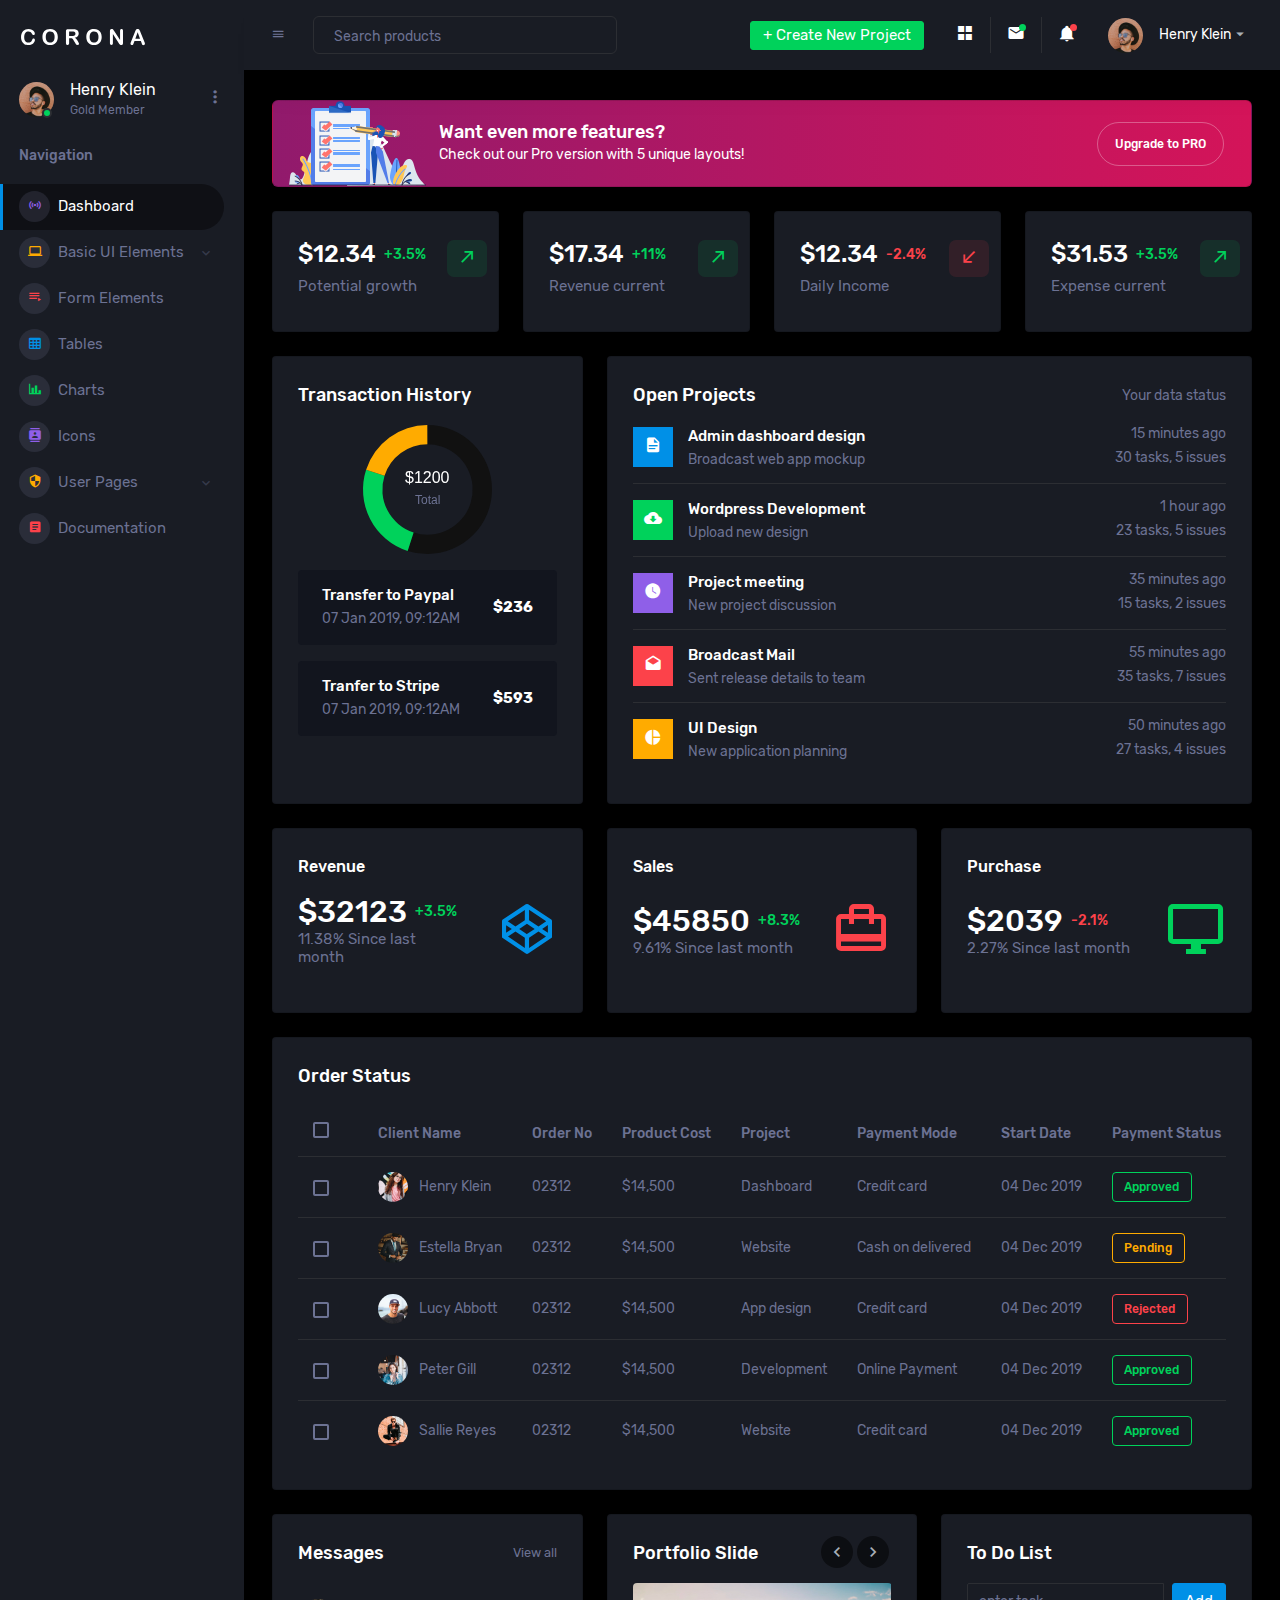
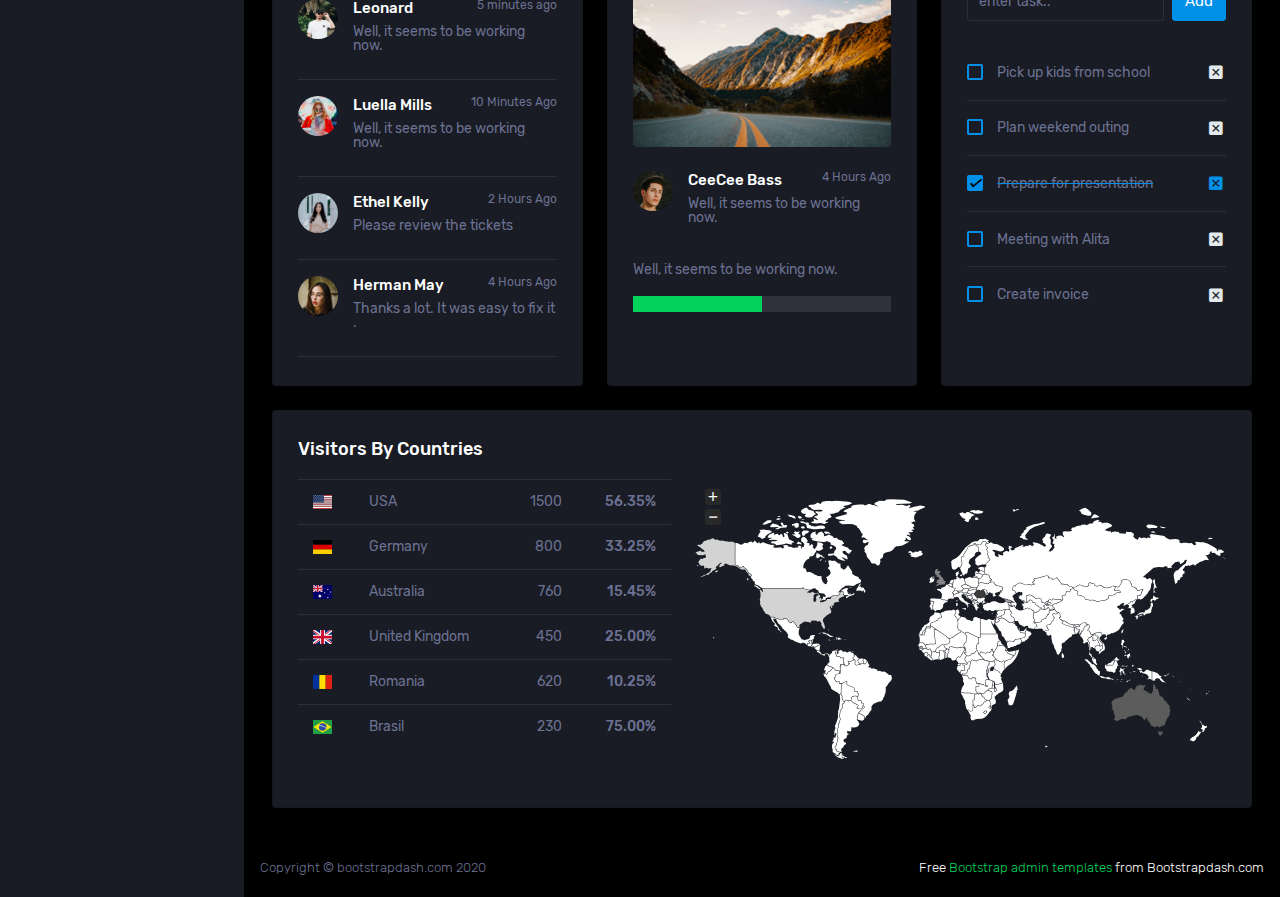
<file: admin/pages/index.html>
<!DOCTYPE html>
<html lang="en">
  <head>
    <!-- Required meta tags -->
    <meta charset="utf-8">
    <meta name="viewport" content="width=device-width, initial-scale=1, shrink-to-fit=no">
    <title>Corona Admin</title>
    <!-- plugins:css -->
    <link rel="stylesheet" href="../assets/vendors/mdi/css/materialdesignicons.min.css">
    <link rel="stylesheet" href="../assets/vendors/css/vendor.bundle.base.css">
    <!-- endinject -->
    <!-- Plugin css for this page -->
    <link rel="stylesheet" href="../assets/vendors/jvectormap/jquery-jvectormap.css">
    <link rel="stylesheet" href="../assets/vendors/flag-icon-css/css/flag-icon.min.css">
    <link rel="stylesheet" href="../assets/vendors/owl-carousel-2/owl.carousel.min.css">
    <link rel="stylesheet" href="../assets/vendors/owl-carousel-2/owl.theme.default.min.css">
    <!-- End plugin css for this page -->  
    <!-- inject:css -->
    <!-- endinject -->
    <!-- Layout styles -->
    <link rel="stylesheet" href="../assets/css/style.css">
    <!-- End layout styles -->
    <link rel="shortcut icon" href="../assets/images/favicon.png" />
  </head>
  <body>
    <div class="container-scroller">
      <!-- partial:partials/_sidebar.html -->
      <nav class="sidebar sidebar-offcanvas" id="sidebar">
        <div class="sidebar-brand-wrapper d-none d-lg-flex align-items-center justify-content-center fixed-top">
          <a class="sidebar-brand brand-logo" href="index.html"><img src="../assets/images/logo.svg" alt="logo" /></a>
          <a class="sidebar-brand brand-logo-mini" href="index.html"><img src="../assets/images/logo-mini.svg" alt="logo" /></a>
        </div>
        <ul class="nav">
          <li class="nav-item profile">
            <div class="profile-desc">
              <div class="profile-pic">
                <div class="count-indicator">
                  <img class="img-xs rounded-circle " src="../assets/images/faces/face15.jpg" alt="">
                  <span class="count bg-success"></span>
                </div>
                <div class="profile-name">
                  <h5 class="mb-0 font-weight-normal">Henry Klein</h5>
                  <span>Gold Member</span>
                </div>
              </div>
              <a href="#" id="profile-dropdown" data-toggle="dropdown"><i class="mdi mdi-dots-vertical"></i></a>
              <div class="dropdown-menu dropdown-menu-right sidebar-dropdown preview-list" aria-labelledby="profile-dropdown">
                <a href="#" class="dropdown-item preview-item">
                  <div class="preview-thumbnail">
                    <div class="preview-icon bg-dark rounded-circle">
                      <i class="mdi mdi-settings text-primary"></i>
                    </div>
                  </div>
                  <div class="preview-item-content">
                    <p class="preview-subject ellipsis mb-1 text-small">Account settings</p>
                  </div>
                </a>
                <div class="dropdown-divider"></div>
                <a href="#" class="dropdown-item preview-item">
                  <div class="preview-thumbnail">
                    <div class="preview-icon bg-dark rounded-circle">
                      <i class="mdi mdi-onepassword  text-info"></i>
                    </div>
                  </div>
                  <div class="preview-item-content">
                    <p class="preview-subject ellipsis mb-1 text-small">Change Password</p>
                  </div>
                </a>
                <div class="dropdown-divider"></div>
                <a href="#" class="dropdown-item preview-item">
                  <div class="preview-thumbnail">
                    <div class="preview-icon bg-dark rounded-circle">
                      <i class="mdi mdi-calendar-today text-success"></i>
                    </div>
                  </div>
                  <div class="preview-item-content">
                    <p class="preview-subject ellipsis mb-1 text-small">To-do list</p>
                  </div>
                </a>
              </div>
            </div>
          </li>
          <li class="nav-item nav-category">
            <span class="nav-link">Navigation</span>
          </li>
          <li class="nav-item menu-items">
            <a class="nav-link" href="index.html">
              <span class="menu-icon">
                <i class="mdi mdi-access-point"></i>
              </span>
              <span class="menu-title">Dashboard</span>
            </a>
          </li>
          <li class="nav-item menu-items">
            <a class="nav-link" data-toggle="collapse" href="#ui-basic" aria-expanded="false" aria-controls="ui-basic">
              <span class="menu-icon">
                <i class="mdi mdi-laptop"></i>
              </span>
              <span class="menu-title">Basic UI Elements</span>
              <i class="menu-arrow"></i>
            </a>
            <div class="collapse" id="ui-basic">
              <ul class="nav flex-column sub-menu">
                <li class="nav-item"> <a class="nav-link" href="pages/ui-features/buttons.html">Buttons</a></li>
                <li class="nav-item"> <a class="nav-link" href="pages/ui-features/dropdowns.html">Dropdowns</a></li>
                <li class="nav-item"> <a class="nav-link" href="pages/ui-features/typography.html">Typography</a></li>
              </ul>
            </div>
          </li>
          <li class="nav-item menu-items">
            <a class="nav-link" href="pages/forms/basic_elements.html">
              <span class="menu-icon">
                <i class="mdi mdi-playlist-play"></i>
              </span>
              <span class="menu-title">Form Elements</span>
            </a>
          </li>
          <li class="nav-item menu-items">
            <a class="nav-link" href="pages/tables/basic-table.html">
              <span class="menu-icon">
                <i class="mdi mdi-table-large"></i>
              </span>
              <span class="menu-title">Tables</span>
            </a>
          </li>
          <li class="nav-item menu-items">
            <a class="nav-link" href="pages/charts/chartjs.html">
              <span class="menu-icon">
                <i class="mdi mdi-chart-bar"></i>
              </span>
              <span class="menu-title">Charts</span>
            </a>
          </li>
          <li class="nav-item menu-items">
            <a class="nav-link" href="pages/icons/mdi.html">
              <span class="menu-icon">
                <i class="mdi mdi-contacts"></i>
              </span>
              <span class="menu-title">Icons</span>
            </a>
          </li>
          <li class="nav-item menu-items">
            <a class="nav-link" data-toggle="collapse" href="#auth" aria-expanded="false" aria-controls="auth">
              <span class="menu-icon">
                <i class="mdi mdi-security"></i>
              </span>
              <span class="menu-title">User Pages</span>
              <i class="menu-arrow"></i>
            </a>
            <div class="collapse" id="auth">
              <ul class="nav flex-column sub-menu">
                <li class="nav-item"> <a class="nav-link" href="pages/samples/blank-page.html"> Blank Page </a></li>
                <li class="nav-item"> <a class="nav-link" href="pages/samples/error-404.html"> 404 </a></li>
                <li class="nav-item"> <a class="nav-link" href="pages/samples/error-500.html"> 500 </a></li>
                <li class="nav-item"> <a class="nav-link" href="pages/samples/login.html"> Login </a></li>
                <li class="nav-item"> <a class="nav-link" href="pages/samples/register.html"> Register </a></li>
              </ul>
            </div>
          </li>
          <li class="nav-item menu-items">
            <a class="nav-link" href="http://www.bootstrapdash.com/demo/corona-free/jquery/documentation/documentation.html">
              <span class="menu-icon">
                <i class="mdi mdi-file-document-box"></i>
              </span>
              <span class="menu-title">Documentation</span>
            </a>
          </li>
        </ul>
      </nav>
      <!-- partial -->
      <div class="container-fluid page-body-wrapper">
        <!-- partial:partials/_navbar.html -->
        <nav class="navbar p-0 fixed-top d-flex flex-row">
          <div class="navbar-brand-wrapper d-flex d-lg-none align-items-center justify-content-center">
            <a class="navbar-brand brand-logo-mini" href="index.html"><img src="../assets/images/logo-mini.svg" alt="logo" /></a>
          </div>
          <div class="navbar-menu-wrapper flex-grow d-flex align-items-stretch">
            <button class="navbar-toggler navbar-toggler align-self-center" type="button" data-toggle="minimize">
              <span class="mdi mdi-menu"></span>
            </button>
            <ul class="navbar-nav w-100">
              <li class="nav-item w-100">
                <form class="nav-link mt-2 mt-md-0 d-none d-lg-flex search">
                  <input type="text" class="form-control" placeholder="Search products">
                </form>
              </li>
            </ul>
            <ul class="navbar-nav navbar-nav-right">
              <li class="nav-item dropdown d-none d-lg-block">
                <a class="nav-link btn btn-success create-new-button" id="createbuttonDropdown" data-toggle="dropdown" aria-expanded="false" href="#">+ Create New Project</a>
                <div class="dropdown-menu dropdown-menu-right navbar-dropdown preview-list" aria-labelledby="createbuttonDropdown">
                  <h6 class="p-3 mb-0">Projects</h6>
                  <div class="dropdown-divider"></div>
                  <a class="dropdown-item preview-item">
                    <div class="preview-thumbnail">
                      <div class="preview-icon bg-dark rounded-circle">
                        <i class="mdi mdi-file-outline text-primary"></i>
                      </div>
                    </div>
                    <div class="preview-item-content">
                      <p class="preview-subject ellipsis mb-1">Software Development</p>
                    </div>
                  </a>
                  <div class="dropdown-divider"></div>
                  <a class="dropdown-item preview-item">
                    <div class="preview-thumbnail">
                      <div class="preview-icon bg-dark rounded-circle">
                        <i class="mdi mdi-web text-info"></i>
                      </div>
                    </div>
                    <div class="preview-item-content">
                      <p class="preview-subject ellipsis mb-1">UI Development</p>
                    </div>
                  </a>
                  <div class="dropdown-divider"></div>
                  <a class="dropdown-item preview-item">
                    <div class="preview-thumbnail">
                      <div class="preview-icon bg-dark rounded-circle">
                        <i class="mdi mdi-layers text-danger"></i>
                      </div>
                    </div>
                    <div class="preview-item-content">
                      <p class="preview-subject ellipsis mb-1">Software Testing</p>
                    </div>
                  </a>
                  <div class="dropdown-divider"></div>
                  <p class="p-3 mb-0 text-center">See all projects</p>
                </div>
              </li>
              <li class="nav-item nav-settings d-none d-lg-block">
                <a class="nav-link" href="#">
                  <i class="mdi mdi-view-grid"></i>
                </a>
              </li>
              <li class="nav-item dropdown border-left">
                <a class="nav-link count-indicator dropdown-toggle" id="messageDropdown" href="#" data-toggle="dropdown" aria-expanded="false">
                  <i class="mdi mdi-email"></i>
                  <span class="count bg-success"></span>
                </a>
                <div class="dropdown-menu dropdown-menu-right navbar-dropdown preview-list" aria-labelledby="messageDropdown">
                  <h6 class="p-3 mb-0">Messages</h6>
                  <div class="dropdown-divider"></div>
                  <a class="dropdown-item preview-item">
                    <div class="preview-thumbnail">
                      <img src="../assets/images/faces/face4.jpg" alt="image" class="rounded-circle profile-pic">
                    </div>
                    <div class="preview-item-content">
                      <p class="preview-subject ellipsis mb-1">Mark send you a message</p>
                      <p class="text-muted mb-0"> 1 Minutes ago </p>
                    </div>
                  </a>
                  <div class="dropdown-divider"></div>
                  <a class="dropdown-item preview-item">
                    <div class="preview-thumbnail">
                      <img src="../assets/images/faces/face2.jpg" alt="image" class="rounded-circle profile-pic">
                    </div>
                    <div class="preview-item-content">
                      <p class="preview-subject ellipsis mb-1">Cregh send you a message</p>
                      <p class="text-muted mb-0"> 15 Minutes ago </p>
                    </div>
                  </a>
                  <div class="dropdown-divider"></div>
                  <a class="dropdown-item preview-item">
                    <div class="preview-thumbnail">
                      <img src="../assets/images/faces/face3.jpg" alt="image" class="rounded-circle profile-pic">
                    </div>
                    <div class="preview-item-content">
                      <p class="preview-subject ellipsis mb-1">Profile picture updated</p>
                      <p class="text-muted mb-0"> 18 Minutes ago </p>
                    </div>
                  </a>
                  <div class="dropdown-divider"></div>
                  <p class="p-3 mb-0 text-center">4 new messages</p>
                </div>
              </li>
              <li class="nav-item dropdown border-left">
                <a class="nav-link count-indicator dropdown-toggle" id="notificationDropdown" href="#" data-toggle="dropdown">
                  <i class="mdi mdi-bell"></i>
                  <span class="count bg-danger"></span>
                </a>
                <div class="dropdown-menu dropdown-menu-right navbar-dropdown preview-list" aria-labelledby="notificationDropdown">
                  <h6 class="p-3 mb-0">Notifications</h6>
                  <div class="dropdown-divider"></div>
                  <a class="dropdown-item preview-item">
                    <div class="preview-thumbnail">
                      <div class="preview-icon bg-dark rounded-circle">
                        <i class="mdi mdi-calendar text-success"></i>
                      </div>
                    </div>
                    <div class="preview-item-content">
                      <p class="preview-subject mb-1">Event today</p>
                      <p class="text-muted ellipsis mb-0"> Just a reminder that you have an event today </p>
                    </div>
                  </a>
                  <div class="dropdown-divider"></div>
                  <a class="dropdown-item preview-item">
                    <div class="preview-thumbnail">
                      <div class="preview-icon bg-dark rounded-circle">
                        <i class="mdi mdi-settings text-danger"></i>
                      </div>
                    </div>
                    <div class="preview-item-content">
                      <p class="preview-subject mb-1">Settings</p>
                      <p class="text-muted ellipsis mb-0"> Update dashboard </p>
                    </div>
                  </a>
                  <div class="dropdown-divider"></div>
                  <a class="dropdown-item preview-item">
                    <div class="preview-thumbnail">
                      <div class="preview-icon bg-dark rounded-circle">
                        <i class="mdi mdi-link-variant text-warning"></i>
                      </div>
                    </div>
                    <div class="preview-item-content">
                      <p class="preview-subject mb-1">Launch Admin</p>
                      <p class="text-muted ellipsis mb-0"> New admin wow! </p>
                    </div>
                  </a>
                  <div class="dropdown-divider"></div>
                  <p class="p-3 mb-0 text-center">See all notifications</p>
                </div>
              </li>
              <li class="nav-item dropdown">
                <a class="nav-link" id="profileDropdown" href="#" data-toggle="dropdown">
                  <div class="navbar-profile">
                    <img class="img-xs rounded-circle" src="../assets/images/faces/face15.jpg" alt="">
                    <p class="mb-0 d-none d-sm-block navbar-profile-name">Henry Klein</p>
                    <i class="mdi mdi-menu-down d-none d-sm-block"></i>
                  </div>
                </a>
                <div class="dropdown-menu dropdown-menu-right navbar-dropdown preview-list" aria-labelledby="profileDropdown">
                  <h6 class="p-3 mb-0">Profile</h6>
                  <div class="dropdown-divider"></div>
                  <a class="dropdown-item preview-item">
                    <div class="preview-thumbnail">
                      <div class="preview-icon bg-dark rounded-circle">
                        <i class="mdi mdi-settings text-success"></i>
                      </div>
                    </div>
                    <div class="preview-item-content">
                      <p class="preview-subject mb-1">Settings</p>
                    </div>
                  </a>
                  <div class="dropdown-divider"></div>
                  <a class="dropdown-item preview-item">
                    <div class="preview-thumbnail">
                      <div class="preview-icon bg-dark rounded-circle">
                        <i class="mdi mdi-logout text-danger"></i>
                      </div>
                    </div>
                    <div class="preview-item-content">
                      <p class="preview-subject mb-1">Log out</p>
                    </div>
                  </a>
                  <div class="dropdown-divider"></div>
                  <p class="p-3 mb-0 text-center">Advanced settings</p>
                </div>
              </li>
            </ul>
            <button class="navbar-toggler navbar-toggler-right d-lg-none align-self-center" type="button" data-toggle="offcanvas">
              <span class="mdi mdi-format-line-spacing"></span>
            </button>
          </div>
        </nav>
        <!-- partial -->
        <div class="main-panel">
          <div class="content-wrapper">
            <div class="row">
              <div class="col-12 grid-margin stretch-card">
                <div class="card corona-gradient-card">
                  <div class="card-body py-0 px-0 px-sm-3">
                    <div class="row align-items-center">
                      <div class="col-4 col-sm-3 col-xl-2">
                        <img src="../assets/images/dashboard/Group126@2x.png" class="gradient-corona-img img-fluid" alt="">
                      </div>
                      <div class="col-5 col-sm-7 col-xl-8 p-0">
                        <h4 class="mb-1 mb-sm-0">Want even more features?</h4>
                        <p class="mb-0 font-weight-normal d-none d-sm-block">Check out our Pro version with 5 unique layouts!</p>
                      </div>
                      <div class="col-3 col-sm-2 col-xl-2 pl-0 text-center">
                        <span>
                          <a href="https://www.bootstrapdash.com/product/corona-admin-template/" target="_blank" class="btn btn-outline-light btn-rounded get-started-btn">Upgrade to PRO</a>
                        </span>
                      </div>
                    </div>
                  </div>
                </div>
              </div>
            </div>
            <div class="row">
              <div class="col-xl-3 col-sm-6 grid-margin stretch-card">
                <div class="card">
                  <div class="card-body">
                    <div class="row">
                      <div class="col-9">
                        <div class="d-flex align-items-center align-self-start">
                          <h3 class="mb-0">$12.34</h3>
                          <p class="text-success ml-2 mb-0 font-weight-medium">+3.5%</p>
                        </div>
                      </div>
                      <div class="col-3">
                        <div class="icon icon-box-success ">
                          <span class="mdi mdi-arrow-top-right icon-item"></span>
                        </div>
                      </div>
                    </div>
                    <h6 class="text-muted font-weight-normal">Potential growth</h6>
                  </div>
                </div>
              </div>
              <div class="col-xl-3 col-sm-6 grid-margin stretch-card">
                <div class="card">
                  <div class="card-body">
                    <div class="row">
                      <div class="col-9">
                        <div class="d-flex align-items-center align-self-start">
                          <h3 class="mb-0">$17.34</h3>
                          <p class="text-success ml-2 mb-0 font-weight-medium">+11%</p>
                        </div>
                      </div>
                      <div class="col-3">
                        <div class="icon icon-box-success">
                          <span class="mdi mdi-arrow-top-right icon-item"></span>
                        </div>
                      </div>
                    </div>
                    <h6 class="text-muted font-weight-normal">Revenue current</h6>
                  </div>
                </div>
              </div>
              <div class="col-xl-3 col-sm-6 grid-margin stretch-card">
                <div class="card">
                  <div class="card-body">
                    <div class="row">
                      <div class="col-9">
                        <div class="d-flex align-items-center align-self-start">
                          <h3 class="mb-0">$12.34</h3>
                          <p class="text-danger ml-2 mb-0 font-weight-medium">-2.4%</p>
                        </div>
                      </div>
                      <div class="col-3">
                        <div class="icon icon-box-danger">
                          <span class="mdi mdi-arrow-bottom-left icon-item"></span>
                        </div>
                      </div>
                    </div>
                    <h6 class="text-muted font-weight-normal">Daily Income</h6>
                  </div>
                </div>
              </div>
              <div class="col-xl-3 col-sm-6 grid-margin stretch-card">
                <div class="card">
                  <div class="card-body">
                    <div class="row">
                      <div class="col-9">
                        <div class="d-flex align-items-center align-self-start">
                          <h3 class="mb-0">$31.53</h3>
                          <p class="text-success ml-2 mb-0 font-weight-medium">+3.5%</p>
                        </div>
                      </div>
                      <div class="col-3">
                        <div class="icon icon-box-success ">
                          <span class="mdi mdi-arrow-top-right icon-item"></span>
                        </div>
                      </div>
                    </div>
                    <h6 class="text-muted font-weight-normal">Expense current</h6>
                  </div>
                </div>
              </div>
            </div>
            <div class="row">
              <div class="col-md-4 grid-margin stretch-card">
                <div class="card">
                  <div class="card-body">
                    <h4 class="card-title">Transaction History</h4>
                    <canvas id="transaction-history" class="transaction-chart"></canvas>
                    <div class="bg-gray-dark d-flex d-md-block d-xl-flex flex-row py-3 px-4 px-md-3 px-xl-4 rounded mt-3">
                      <div class="text-md-center text-xl-left">
                        <h6 class="mb-1">Transfer to Paypal</h6>
                        <p class="text-muted mb-0">07 Jan 2019, 09:12AM</p>
                      </div>
                      <div class="align-self-center flex-grow text-right text-md-center text-xl-right py-md-2 py-xl-0">
                        <h6 class="font-weight-bold mb-0">$236</h6>
                      </div>
                    </div>
                    <div class="bg-gray-dark d-flex d-md-block d-xl-flex flex-row py-3 px-4 px-md-3 px-xl-4 rounded mt-3">
                      <div class="text-md-center text-xl-left">
                        <h6 class="mb-1">Tranfer to Stripe</h6>
                        <p class="text-muted mb-0">07 Jan 2019, 09:12AM</p>
                      </div>
                      <div class="align-self-center flex-grow text-right text-md-center text-xl-right py-md-2 py-xl-0">
                        <h6 class="font-weight-bold mb-0">$593</h6>
                      </div>
                    </div>
                  </div>
                </div>
              </div>
              <div class="col-md-8 grid-margin stretch-card">
                <div class="card">
                  <div class="card-body">
                    <div class="d-flex flex-row justify-content-between">
                      <h4 class="card-title mb-1">Open Projects</h4>
                      <p class="text-muted mb-1">Your data status</p>
                    </div>
                    <div class="row">
                      <div class="col-12">
                        <div class="preview-list">
                          <div class="preview-item border-bottom">
                            <div class="preview-thumbnail">
                              <div class="preview-icon bg-primary">
                                <i class="mdi mdi-file-document"></i>
                              </div>
                            </div>
                            <div class="preview-item-content d-sm-flex flex-grow">
                              <div class="flex-grow">
                                <h6 class="preview-subject">Admin dashboard design</h6>
                                <p class="text-muted mb-0">Broadcast web app mockup</p>
                              </div>
                              <div class="mr-auto text-sm-right pt-2 pt-sm-0">
                                <p class="text-muted">15 minutes ago</p>
                                <p class="text-muted mb-0">30 tasks, 5 issues </p>
                              </div>
                            </div>
                          </div>
                          <div class="preview-item border-bottom">
                            <div class="preview-thumbnail">
                              <div class="preview-icon bg-success">
                                <i class="mdi mdi-cloud-download"></i>
                              </div>
                            </div>
                            <div class="preview-item-content d-sm-flex flex-grow">
                              <div class="flex-grow">
                                <h6 class="preview-subject">Wordpress Development</h6>
                                <p class="text-muted mb-0">Upload new design</p>
                              </div>
                              <div class="mr-auto text-sm-right pt-2 pt-sm-0">
                                <p class="text-muted">1 hour ago</p>
                                <p class="text-muted mb-0">23 tasks, 5 issues </p>
                              </div>
                            </div>
                          </div>
                          <div class="preview-item border-bottom">
                            <div class="preview-thumbnail">
                              <div class="preview-icon bg-info">
                                <i class="mdi mdi-clock"></i>
                              </div>
                            </div>
                            <div class="preview-item-content d-sm-flex flex-grow">
                              <div class="flex-grow">
                                <h6 class="preview-subject">Project meeting</h6>
                                <p class="text-muted mb-0">New project discussion</p>
                              </div>
                              <div class="mr-auto text-sm-right pt-2 pt-sm-0">
                                <p class="text-muted">35 minutes ago</p>
                                <p class="text-muted mb-0">15 tasks, 2 issues</p>
                              </div>
                            </div>
                          </div>
                          <div class="preview-item border-bottom">
                            <div class="preview-thumbnail">
                              <div class="preview-icon bg-danger">
                                <i class="mdi mdi-email-open"></i>
                              </div>
                            </div>
                            <div class="preview-item-content d-sm-flex flex-grow">
                              <div class="flex-grow">
                                <h6 class="preview-subject">Broadcast Mail</h6>
                                <p class="text-muted mb-0">Sent release details to team</p>
                              </div>
                              <div class="mr-auto text-sm-right pt-2 pt-sm-0">
                                <p class="text-muted">55 minutes ago</p>
                                <p class="text-muted mb-0">35 tasks, 7 issues </p>
                              </div>
                            </div>
                          </div>
                          <div class="preview-item">
                            <div class="preview-thumbnail">
                              <div class="preview-icon bg-warning">
                                <i class="mdi mdi-chart-pie"></i>
                              </div>
                            </div>
                            <div class="preview-item-content d-sm-flex flex-grow">
                              <div class="flex-grow">
                                <h6 class="preview-subject">UI Design</h6>
                                <p class="text-muted mb-0">New application planning</p>
                              </div>
                              <div class="mr-auto text-sm-right pt-2 pt-sm-0">
                                <p class="text-muted">50 minutes ago</p>
                                <p class="text-muted mb-0">27 tasks, 4 issues </p>
                              </div>
                            </div>
                          </div>
                        </div>
                      </div>
                    </div>
                  </div>
                </div>
              </div>
            </div>
            <div class="row">
              <div class="col-sm-4 grid-margin">
                <div class="card">
                  <div class="card-body">
                    <h5>Revenue</h5>
                    <div class="row">
                      <div class="col-8 col-sm-12 col-xl-8 my-auto">
                        <div class="d-flex d-sm-block d-md-flex align-items-center">
                          <h2 class="mb-0">$32123</h2>
                          <p class="text-success ml-2 mb-0 font-weight-medium">+3.5%</p>
                        </div>
                        <h6 class="text-muted font-weight-normal">11.38% Since last month</h6>
                      </div>
                      <div class="col-4 col-sm-12 col-xl-4 text-center text-xl-right">
                        <i class="icon-lg mdi mdi-codepen text-primary ml-auto"></i>
                      </div>
                    </div>
                  </div>
                </div>
              </div>
              <div class="col-sm-4 grid-margin">
                <div class="card">
                  <div class="card-body">
                    <h5>Sales</h5>
                    <div class="row">
                      <div class="col-8 col-sm-12 col-xl-8 my-auto">
                        <div class="d-flex d-sm-block d-md-flex align-items-center">
                          <h2 class="mb-0">$45850</h2>
                          <p class="text-success ml-2 mb-0 font-weight-medium">+8.3%</p>
                        </div>
                        <h6 class="text-muted font-weight-normal"> 9.61% Since last month</h6>
                      </div>
                      <div class="col-4 col-sm-12 col-xl-4 text-center text-xl-right">
                        <i class="icon-lg mdi mdi-wallet-travel text-danger ml-auto"></i>
                      </div>
                    </div>
                  </div>
                </div>
              </div>
              <div class="col-sm-4 grid-margin">
                <div class="card">
                  <div class="card-body">
                    <h5>Purchase</h5>
                    <div class="row">
                      <div class="col-8 col-sm-12 col-xl-8 my-auto">
                        <div class="d-flex d-sm-block d-md-flex align-items-center">
                          <h2 class="mb-0">$2039</h2>
                          <p class="text-danger ml-2 mb-0 font-weight-medium">-2.1% </p>
                        </div>
                        <h6 class="text-muted font-weight-normal">2.27% Since last month</h6>
                      </div>
                      <div class="col-4 col-sm-12 col-xl-4 text-center text-xl-right">
                        <i class="icon-lg mdi mdi-monitor text-success ml-auto"></i>
                      </div>
                    </div>
                  </div>
                </div>
              </div>
            </div>
            <div class="row ">
              <div class="col-12 grid-margin">
                <div class="card">
                  <div class="card-body">
                    <h4 class="card-title">Order Status</h4>
                    <div class="table-responsive">
                      <table class="table">
                        <thead>
                          <tr>
                            <th>
                              <div class="form-check form-check-muted m-0">
                                <label class="form-check-label">
                                  <input type="checkbox" class="form-check-input">
                                </label>
                              </div>
                            </th>
                            <th> Client Name </th>
                            <th> Order No </th>
                            <th> Product Cost </th>
                            <th> Project </th>
                            <th> Payment Mode </th>
                            <th> Start Date </th>
                            <th> Payment Status </th>
                          </tr>
                        </thead>
                        <tbody>
                          <tr>
                            <td>
                              <div class="form-check form-check-muted m-0">
                                <label class="form-check-label">
                                  <input type="checkbox" class="form-check-input">
                                </label>
                              </div>
                            </td>
                            <td>
                              <img src="../assets/images/faces/face1.jpg" alt="image" />
                              <span class="pl-2">Henry Klein</span>
                            </td>
                            <td> 02312 </td>
                            <td> $14,500 </td>
                            <td> Dashboard </td>
                            <td> Credit card </td>
                            <td> 04 Dec 2019 </td>
                            <td>
                              <div class="badge badge-outline-success">Approved</div>
                            </td>
                          </tr>
                          <tr>
                            <td>
                              <div class="form-check form-check-muted m-0">
                                <label class="form-check-label">
                                  <input type="checkbox" class="form-check-input">
                                </label>
                              </div>
                            </td>
                            <td>
                              <img src="../assets/images/faces/face2.jpg" alt="image" />
                              <span class="pl-2">Estella Bryan</span>
                            </td>
                            <td> 02312 </td>
                            <td> $14,500 </td>
                            <td> Website </td>
                            <td> Cash on delivered </td>
                            <td> 04 Dec 2019 </td>
                            <td>
                              <div class="badge badge-outline-warning">Pending</div>
                            </td>
                          </tr>
                          <tr>
                            <td>
                              <div class="form-check form-check-muted m-0">
                                <label class="form-check-label">
                                  <input type="checkbox" class="form-check-input">
                                </label>
                              </div>
                            </td>
                            <td>
                              <img src="../assets/images/faces/face5.jpg" alt="image" />
                              <span class="pl-2">Lucy Abbott</span>
                            </td>
                            <td> 02312 </td>
                            <td> $14,500 </td>
                            <td> App design </td>
                            <td> Credit card </td>
                            <td> 04 Dec 2019 </td>
                            <td>
                              <div class="badge badge-outline-danger">Rejected</div>
                            </td>
                          </tr>
                          <tr>
                            <td>
                              <div class="form-check form-check-muted m-0">
                                <label class="form-check-label">
                                  <input type="checkbox" class="form-check-input">
                                </label>
                              </div>
                            </td>
                            <td>
                              <img src="../assets/images/faces/face3.jpg" alt="image" />
                              <span class="pl-2">Peter Gill</span>
                            </td>
                            <td> 02312 </td>
                            <td> $14,500 </td>
                            <td> Development </td>
                            <td> Online Payment </td>
                            <td> 04 Dec 2019 </td>
                            <td>
                              <div class="badge badge-outline-success">Approved</div>
                            </td>
                          </tr>
                          <tr>
                            <td>
                              <div class="form-check form-check-muted m-0">
                                <label class="form-check-label">
                                  <input type="checkbox" class="form-check-input">
                                </label>
                              </div>
                            </td>
                            <td>
                              <img src="../assets/images/faces/face4.jpg" alt="image" />
                              <span class="pl-2">Sallie Reyes</span>
                            </td>
                            <td> 02312 </td>
                            <td> $14,500 </td>
                            <td> Website </td>
                            <td> Credit card </td>
                            <td> 04 Dec 2019 </td>
                            <td>
                              <div class="badge badge-outline-success">Approved</div>
                            </td>
                          </tr>
                        </tbody>
                      </table>
                    </div>
                  </div>
                </div>
              </div>
            </div>
            <div class="row">
              <div class="col-md-6 col-xl-4 grid-margin stretch-card">
                <div class="card">
                  <div class="card-body">
                    <div class="d-flex flex-row justify-content-between">
                      <h4 class="card-title">Messages</h4>
                      <p class="text-muted mb-1 small">View all</p>
                    </div>
                    <div class="preview-list">
                      <div class="preview-item border-bottom">
                        <div class="preview-thumbnail">
                          <img src="../assets/images/faces/face6.jpg" alt="image" class="rounded-circle" />
                        </div>
                        <div class="preview-item-content d-flex flex-grow">
                          <div class="flex-grow">
                            <div class="d-flex d-md-block d-xl-flex justify-content-between">
                              <h6 class="preview-subject">Leonard</h6>
                              <p class="text-muted text-small">5 minutes ago</p>
                            </div>
                            <p class="text-muted">Well, it seems to be working now.</p>
                          </div>
                        </div>
                      </div>
                      <div class="preview-item border-bottom">
                        <div class="preview-thumbnail">
                          <img src="../assets/images/faces/face8.jpg" alt="image" class="rounded-circle" />
                        </div>
                        <div class="preview-item-content d-flex flex-grow">
                          <div class="flex-grow">
                            <div class="d-flex d-md-block d-xl-flex justify-content-between">
                              <h6 class="preview-subject">Luella Mills</h6>
                              <p class="text-muted text-small">10 Minutes Ago</p>
                            </div>
                            <p class="text-muted">Well, it seems to be working now.</p>
                          </div>
                        </div>
                      </div>
                      <div class="preview-item border-bottom">
                        <div class="preview-thumbnail">
                          <img src="../assets/images/faces/face9.jpg" alt="image" class="rounded-circle" />
                        </div>
                        <div class="preview-item-content d-flex flex-grow">
                          <div class="flex-grow">
                            <div class="d-flex d-md-block d-xl-flex justify-content-between">
                              <h6 class="preview-subject">Ethel Kelly</h6>
                              <p class="text-muted text-small">2 Hours Ago</p>
                            </div>
                            <p class="text-muted">Please review the tickets</p>
                          </div>
                        </div>
                      </div>
                      <div class="preview-item border-bottom">
                        <div class="preview-thumbnail">
                          <img src="../assets/images/faces/face11.jpg" alt="image" class="rounded-circle" />
                        </div>
                        <div class="preview-item-content d-flex flex-grow">
                          <div class="flex-grow">
                            <div class="d-flex d-md-block d-xl-flex justify-content-between">
                              <h6 class="preview-subject">Herman May</h6>
                              <p class="text-muted text-small">4 Hours Ago</p>
                            </div>
                            <p class="text-muted">Thanks a lot. It was easy to fix it .</p>
                          </div>
                        </div>
                      </div>
                    </div>
                  </div>
                </div>
              </div>
              <div class="col-md-6 col-xl-4 grid-margin stretch-card">
                <div class="card">
                  <div class="card-body">
                    <h4 class="card-title">Portfolio Slide</h4>
                    <div class="owl-carousel owl-theme full-width owl-carousel-dash portfolio-carousel" id="owl-carousel-basic">
                      <div class="item">
                        <img src="../assets/images/dashboard/Rectangle.jpg" alt="">
                      </div>
                      <div class="item">
                        <img src="../assets/images/dashboard/Img_5.jpg" alt="">
                      </div>
                      <div class="item">
                        <img src="../assets/images/dashboard/img_6.jpg" alt="">
                      </div>
                    </div>
                    <div class="d-flex py-4">
                      <div class="preview-list w-100">
                        <div class="preview-item p-0">
                          <div class="preview-thumbnail">
                            <img src="../assets/images/faces/face12.jpg" class="rounded-circle" alt="">
                          </div>
                          <div class="preview-item-content d-flex flex-grow">
                            <div class="flex-grow">
                              <div class="d-flex d-md-block d-xl-flex justify-content-between">
                                <h6 class="preview-subject">CeeCee Bass</h6>
                                <p class="text-muted text-small">4 Hours Ago</p>
                              </div>
                              <p class="text-muted">Well, it seems to be working now.</p>
                            </div>
                          </div>
                        </div>
                      </div>
                    </div>
                    <p class="text-muted">Well, it seems to be working now. </p>
                    <div class="progress progress-md portfolio-progress">
                      <div class="progress-bar bg-success" role="progressbar" style="width: 50%" aria-valuenow="25" aria-valuemin="0" aria-valuemax="100"></div>
                    </div>
                  </div>
                </div>
              </div>
              <div class="col-md-12 col-xl-4 grid-margin stretch-card">
                <div class="card">
                  <div class="card-body">
                    <h4 class="card-title">To do list</h4>
                    <div class="add-items d-flex">
                      <input type="text" class="form-control todo-list-input" placeholder="enter task..">
                      <button class="add btn btn-primary todo-list-add-btn">Add</button>
                    </div>
                    <div class="list-wrapper">
                      <ul class="d-flex flex-column-reverse text-white todo-list todo-list-custom">
                        <li>
                          <div class="form-check form-check-primary">
                            <label class="form-check-label">
                              <input class="checkbox" type="checkbox"> Create invoice </label>
                          </div>
                          <i class="remove mdi mdi-close-box"></i>
                        </li>
                        <li>
                          <div class="form-check form-check-primary">
                            <label class="form-check-label">
                              <input class="checkbox" type="checkbox"> Meeting with Alita </label>
                          </div>
                          <i class="remove mdi mdi-close-box"></i>
                        </li>
                        <li class="completed">
                          <div class="form-check form-check-primary">
                            <label class="form-check-label">
                              <input class="checkbox" type="checkbox" checked> Prepare for presentation </label>
                          </div>
                          <i class="remove mdi mdi-close-box"></i>
                        </li>
                        <li>
                          <div class="form-check form-check-primary">
                            <label class="form-check-label">
                              <input class="checkbox" type="checkbox"> Plan weekend outing </label>
                          </div>
                          <i class="remove mdi mdi-close-box"></i>
                        </li>
                        <li>
                          <div class="form-check form-check-primary">
                            <label class="form-check-label">
                              <input class="checkbox" type="checkbox"> Pick up kids from school </label>
                          </div>
                          <i class="remove mdi mdi-close-box"></i>
                        </li>
                      </ul>
                    </div>
                  </div>
                </div>
              </div>
            </div>
            <div class="row">
              <div class="col-12">
                <div class="card">
                  <div class="card-body">
                    <h4 class="card-title">Visitors by Countries</h4>
                    <div class="row">
                      <div class="col-md-5">
                        <div class="table-responsive">
                          <table class="table">
                            <tbody>
                              <tr>
                                <td>
                                  <i class="flag-icon flag-icon-us"></i>
                                </td>
                                <td>USA</td>
                                <td class="text-right"> 1500 </td>
                                <td class="text-right font-weight-medium"> 56.35% </td>
                              </tr>
                              <tr>
                                <td>
                                  <i class="flag-icon flag-icon-de"></i>
                                </td>
                                <td>Germany</td>
                                <td class="text-right"> 800 </td>
                                <td class="text-right font-weight-medium"> 33.25% </td>
                              </tr>
                              <tr>
                                <td>
                                  <i class="flag-icon flag-icon-au"></i>
                                </td>
                                <td>Australia</td>
                                <td class="text-right"> 760 </td>
                                <td class="text-right font-weight-medium"> 15.45% </td>
                              </tr>
                              <tr>
                                <td>
                                  <i class="flag-icon flag-icon-gb"></i>
                                </td>
                                <td>United Kingdom</td>
                                <td class="text-right"> 450 </td>
                                <td class="text-right font-weight-medium"> 25.00% </td>
                              </tr>
                              <tr>
                                <td>
                                  <i class="flag-icon flag-icon-ro"></i>
                                </td>
                                <td>Romania</td>
                                <td class="text-right"> 620 </td>
                                <td class="text-right font-weight-medium"> 10.25% </td>
                              </tr>
                              <tr>
                                <td>
                                  <i class="flag-icon flag-icon-br"></i>
                                </td>
                                <td>Brasil</td>
                                <td class="text-right"> 230 </td>
                                <td class="text-right font-weight-medium"> 75.00% </td>
                              </tr>
                            </tbody>
                          </table>
                        </div>
                      </div>
                      <div class="col-md-7">
                        <div id="audience-map" class="vector-map"></div>
                      </div>
                    </div>
                  </div>
                </div>
              </div>
            </div>
          </div>
          <!-- content-wrapper ends -->
          <!-- partial:partials/_footer.html -->
          <footer class="footer">
            <div class="d-sm-flex justify-content-center justify-content-sm-between">
              <span class="text-muted d-block text-center text-sm-left d-sm-inline-block">Copyright © bootstrapdash.com 2020</span>
              <span class="float-none float-sm-right d-block mt-1 mt-sm-0 text-center"> Free <a href="https://www.bootstrapdash.com/bootstrap-admin-template/" target="_blank">Bootstrap admin templates</a> from Bootstrapdash.com</span>
            </div>
          </footer>
          <!-- partial -->
        </div>
        <!-- main-panel ends -->
      </div>
      <!-- page-body-wrapper ends -->
    </div>
    <!-- container-scroller -->
    <!-- plugins:js -->
    <script src="../assets/vendors/js/vendor.bundle.base.js"></script>
    <!-- endinject -->
    <!-- Plugin js for this page -->
    <script src="../assets/vendors/chart.js/Chart.min.js"></script>
    <script src="../assets/vendors/progressbar.js/progressbar.min.js"></script>
    <script src="../assets/vendors/jvectormap/jquery-jvectormap.min.js"></script>
    <script src="../assets/vendors/jvectormap/jquery-jvectormap-world-mill-en.js"></script>
    <script src="../assets/vendors/owl-carousel-2/owl.carousel.min.js"></script>
    <!-- End plugin js for this page -->
    <!-- inject:js -->
    <script src="../assets/js/off-canvas.js"></script>
    <script src="../assets/js/hoverable-collapse.js"></script>
    <script src="../assets/js/misc.js"></script>
    <script src="../assets/js/settings.js"></script>
    <script src="../assets/js/todolist.js"></script>
    <!-- endinject -->
    <!-- Custom js for this page -->
    <script src="../assets/js/dashboard.js"></script>
    <!-- End custom js for this page -->
  </body>
</html>
</file>
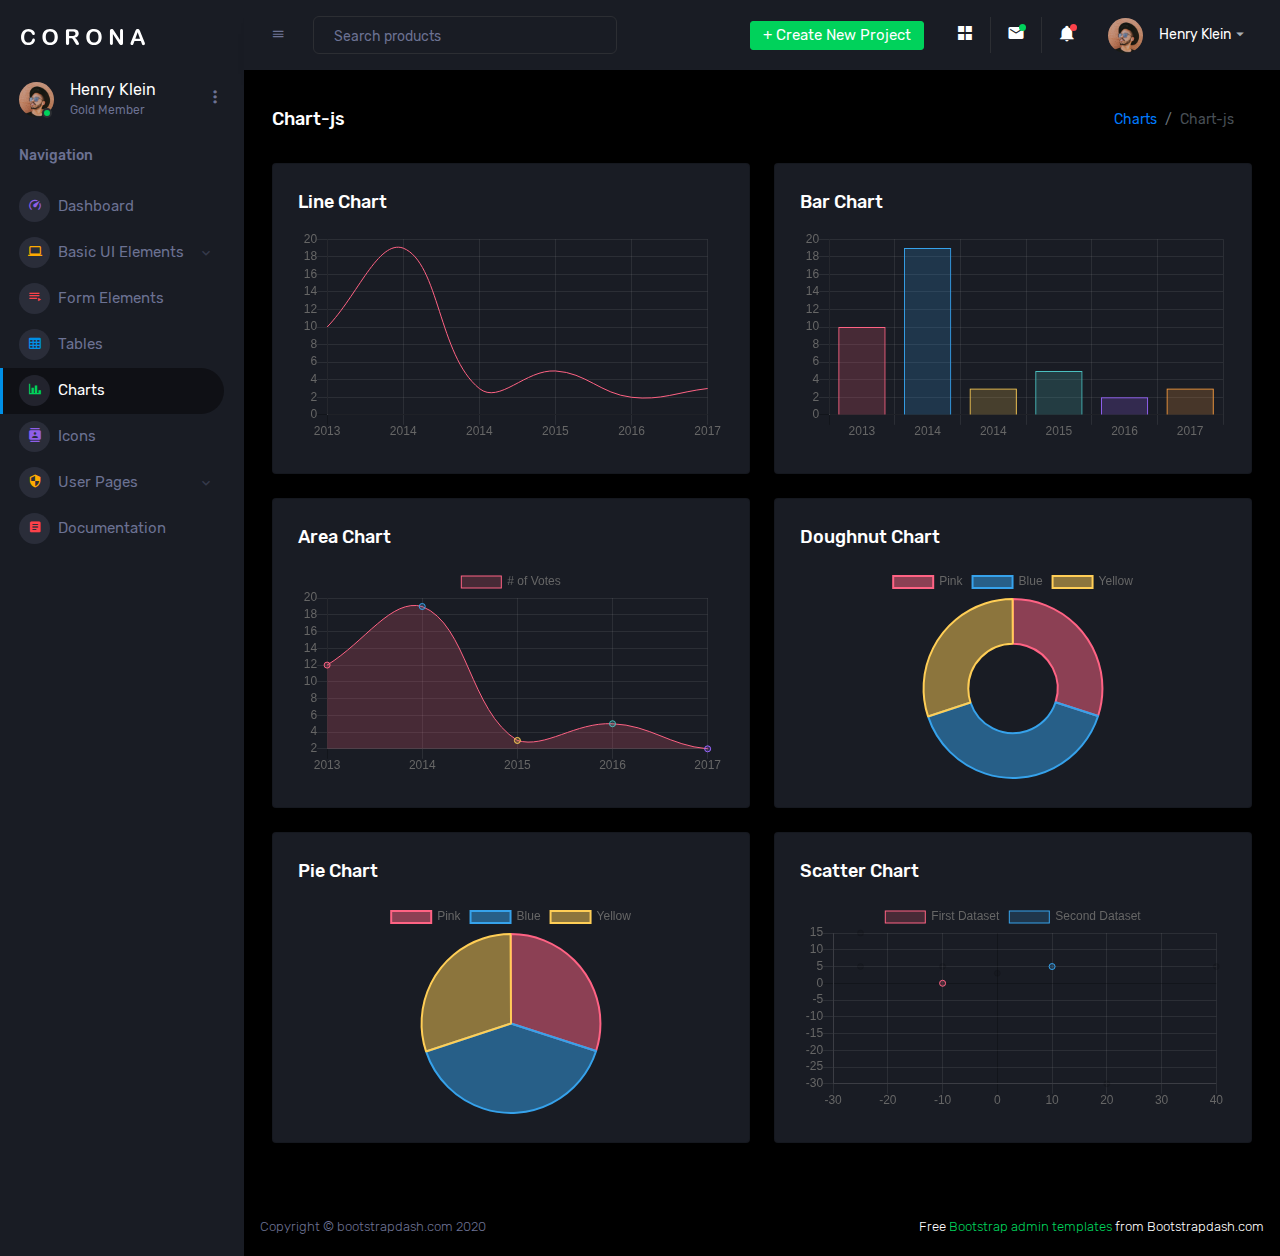
<file: admin/pages/charts/chartjs.html>
<!DOCTYPE html>
<html lang="en">
  <head>
    <!-- Required meta tags -->
    <meta charset="utf-8">
    <meta name="viewport" content="width=device-width, initial-scale=1, shrink-to-fit=no">
    <title>Corona Admin</title>
    <!-- plugins:css -->
    <link rel="stylesheet" href="../../assets/vendors/mdi/css/materialdesignicons.min.css">
    <link rel="stylesheet" href="../../assets/vendors/css/vendor.bundle.base.css">
    <!-- endinject -->
    <!-- Plugin css for this page -->
    <!-- End Plugin css for this page -->
    <!-- inject:css -->
    <!-- endinject -->
    <!-- Layout styles -->
    <link rel="stylesheet" href="../../assets/css/style.css">
    <!-- End layout styles -->
    <link rel="shortcut icon" href="../../assets/images/favicon.png" />
  </head>
  <body>
    <div class="container-scroller">
      <!-- partial:../../partials/_sidebar.html -->
      <nav class="sidebar sidebar-offcanvas" id="sidebar">
        <div class="sidebar-brand-wrapper d-none d-lg-flex align-items-center justify-content-center fixed-top">
          <a class="sidebar-brand brand-logo" href="../../index.html"><img src="../../assets/images/logo.svg" alt="logo" /></a>
          <a class="sidebar-brand brand-logo-mini" href="../../index.html"><img src="../../assets/images/logo-mini.svg" alt="logo" /></a>
        </div>
        <ul class="nav">
          <li class="nav-item profile">
            <div class="profile-desc">
              <div class="profile-pic">
                <div class="count-indicator">
                  <img class="img-xs rounded-circle " src="../../assets/images/faces/face15.jpg" alt="">
                  <span class="count bg-success"></span>
                </div>
                <div class="profile-name">
                  <h5 class="mb-0 font-weight-normal">Henry Klein</h5>
                  <span>Gold Member</span>
                </div>
              </div>
              <a href="#" id="profile-dropdown" data-toggle="dropdown"><i class="mdi mdi-dots-vertical"></i></a>
              <div class="dropdown-menu dropdown-menu-right sidebar-dropdown preview-list" aria-labelledby="profile-dropdown">
                <a href="#" class="dropdown-item preview-item">
                  <div class="preview-thumbnail">
                    <div class="preview-icon bg-dark rounded-circle">
                      <i class="mdi mdi-settings text-primary"></i>
                    </div>
                  </div>
                  <div class="preview-item-content">
                    <p class="preview-subject ellipsis mb-1 text-small">Account settings</p>
                  </div>
                </a>
                <div class="dropdown-divider"></div>
                <a href="#" class="dropdown-item preview-item">
                  <div class="preview-thumbnail">
                    <div class="preview-icon bg-dark rounded-circle">
                      <i class="mdi mdi-onepassword  text-info"></i>
                    </div>
                  </div>
                  <div class="preview-item-content">
                    <p class="preview-subject ellipsis mb-1 text-small">Change Password</p>
                  </div>
                </a>
                <div class="dropdown-divider"></div>
                <a href="#" class="dropdown-item preview-item">
                  <div class="preview-thumbnail">
                    <div class="preview-icon bg-dark rounded-circle">
                      <i class="mdi mdi-calendar-today text-success"></i>
                    </div>
                  </div>
                  <div class="preview-item-content">
                    <p class="preview-subject ellipsis mb-1 text-small">To-do list</p>
                  </div>
                </a>
              </div>
            </div>
          </li>
          <li class="nav-item nav-category">
            <span class="nav-link">Navigation</span>
          </li>
          <li class="nav-item menu-items">
            <a class="nav-link" href="../../index.html">
              <span class="menu-icon">
                <i class="mdi mdi-speedometer"></i>
              </span>
              <span class="menu-title">Dashboard</span>
            </a>
          </li>
          <li class="nav-item menu-items">
            <a class="nav-link" data-toggle="collapse" href="#ui-basic" aria-expanded="false" aria-controls="ui-basic">
              <span class="menu-icon">
                <i class="mdi mdi-laptop"></i>
              </span>
              <span class="menu-title">Basic UI Elements</span>
              <i class="menu-arrow"></i>
            </a>
            <div class="collapse" id="ui-basic">
              <ul class="nav flex-column sub-menu">
                <li class="nav-item"> <a class="nav-link" href="../../pages/ui-features/buttons.html">Buttons</a></li>
                <li class="nav-item"> <a class="nav-link" href="../../pages/ui-features/dropdowns.html">Dropdowns</a></li>
                <li class="nav-item"> <a class="nav-link" href="../../pages/ui-features/typography.html">Typography</a></li>
              </ul>
            </div>
          </li>
          <li class="nav-item menu-items">
            <a class="nav-link" href="../../pages/forms/basic_elements.html">
              <span class="menu-icon">
                <i class="mdi mdi-playlist-play"></i>
              </span>
              <span class="menu-title">Form Elements</span>
            </a>
          </li>
          <li class="nav-item menu-items">
            <a class="nav-link" href="../../pages/tables/basic-table.html">
              <span class="menu-icon">
                <i class="mdi mdi-table-large"></i>
              </span>
              <span class="menu-title">Tables</span>
            </a>
          </li>
          <li class="nav-item menu-items">
            <a class="nav-link" href="../../pages/charts/chartjs.html">
              <span class="menu-icon">
                <i class="mdi mdi-chart-bar"></i>
              </span>
              <span class="menu-title">Charts</span>
            </a>
          </li>
          <li class="nav-item menu-items">
            <a class="nav-link" href="../../pages/icons/mdi.html">
              <span class="menu-icon">
                <i class="mdi mdi-contacts"></i>
              </span>
              <span class="menu-title">Icons</span>
            </a>
          </li>
          <li class="nav-item menu-items">
            <a class="nav-link" data-toggle="collapse" href="#auth" aria-expanded="false" aria-controls="auth">
              <span class="menu-icon">
                <i class="mdi mdi-security"></i>
              </span>
              <span class="menu-title">User Pages</span>
              <i class="menu-arrow"></i>
            </a>
            <div class="collapse" id="auth">
              <ul class="nav flex-column sub-menu">
                <li class="nav-item"> <a class="nav-link" href="../../pages/samples/blank-page.html"> Blank Page </a></li>
                <li class="nav-item"> <a class="nav-link" href="../../pages/samples/error-404.html"> 404 </a></li>
                <li class="nav-item"> <a class="nav-link" href="../../pages/samples/error-500.html"> 500 </a></li>
                <li class="nav-item"> <a class="nav-link" href="../../pages/samples/login.html"> Login </a></li>
                <li class="nav-item"> <a class="nav-link" href="../../pages/samples/register.html"> Register </a></li>
              </ul>
            </div>
          </li>
          <li class="nav-item menu-items">
            <a class="nav-link" href="http://www.bootstrapdash.com/demo/corona-free/jquery/documentation/documentation.html">
              <span class="menu-icon">
                <i class="mdi mdi-file-document-box"></i>
              </span>
              <span class="menu-title">Documentation</span>
            </a>
          </li>
        </ul>
      </nav>
      <!-- partial -->
      <div class="container-fluid page-body-wrapper">
        <!-- partial:../../partials/_navbar.html -->
        <nav class="navbar p-0 fixed-top d-flex flex-row">
          <div class="navbar-brand-wrapper d-flex d-lg-none align-items-center justify-content-center">
            <a class="navbar-brand brand-logo-mini" href="../../index.html"><img src="../../assets/images/logo-mini.svg" alt="logo" /></a>
          </div>
          <div class="navbar-menu-wrapper flex-grow d-flex align-items-stretch">
            <button class="navbar-toggler navbar-toggler align-self-center" type="button" data-toggle="minimize">
              <span class="mdi mdi-menu"></span>
            </button>
            <ul class="navbar-nav w-100">
              <li class="nav-item w-100">
                <form class="nav-link mt-2 mt-md-0 d-none d-lg-flex search">
                  <input type="text" class="form-control" placeholder="Search products">
                </form>
              </li>
            </ul>
            <ul class="navbar-nav navbar-nav-right">
              <li class="nav-item dropdown d-none d-lg-block">
                <a class="nav-link btn btn-success create-new-button" id="createbuttonDropdown" data-toggle="dropdown" aria-expanded="false" href="#">+ Create New Project</a>
                <div class="dropdown-menu dropdown-menu-right navbar-dropdown preview-list" aria-labelledby="createbuttonDropdown">
                  <h6 class="p-3 mb-0">Projects</h6>
                  <div class="dropdown-divider"></div>
                  <a class="dropdown-item preview-item">
                    <div class="preview-thumbnail">
                      <div class="preview-icon bg-dark rounded-circle">
                        <i class="mdi mdi-file-outline text-primary"></i>
                      </div>
                    </div>
                    <div class="preview-item-content">
                      <p class="preview-subject ellipsis mb-1">Software Development</p>
                    </div>
                  </a>
                  <div class="dropdown-divider"></div>
                  <a class="dropdown-item preview-item">
                    <div class="preview-thumbnail">
                      <div class="preview-icon bg-dark rounded-circle">
                        <i class="mdi mdi-web text-info"></i>
                      </div>
                    </div>
                    <div class="preview-item-content">
                      <p class="preview-subject ellipsis mb-1">UI Development</p>
                    </div>
                  </a>
                  <div class="dropdown-divider"></div>
                  <a class="dropdown-item preview-item">
                    <div class="preview-thumbnail">
                      <div class="preview-icon bg-dark rounded-circle">
                        <i class="mdi mdi-layers text-danger"></i>
                      </div>
                    </div>
                    <div class="preview-item-content">
                      <p class="preview-subject ellipsis mb-1">Software Testing</p>
                    </div>
                  </a>
                  <div class="dropdown-divider"></div>
                  <p class="p-3 mb-0 text-center">See all projects</p>
                </div>
              </li>
              <li class="nav-item nav-settings d-none d-lg-block">
                <a class="nav-link" href="#">
                  <i class="mdi mdi-view-grid"></i>
                </a>
              </li>
              <li class="nav-item dropdown border-left">
                <a class="nav-link count-indicator dropdown-toggle" id="messageDropdown" href="#" data-toggle="dropdown" aria-expanded="false">
                  <i class="mdi mdi-email"></i>
                  <span class="count bg-success"></span>
                </a>
                <div class="dropdown-menu dropdown-menu-right navbar-dropdown preview-list" aria-labelledby="messageDropdown">
                  <h6 class="p-3 mb-0">Messages</h6>
                  <div class="dropdown-divider"></div>
                  <a class="dropdown-item preview-item">
                    <div class="preview-thumbnail">
                      <img src="../../assets/images/faces/face4.jpg" alt="image" class="rounded-circle profile-pic">
                    </div>
                    <div class="preview-item-content">
                      <p class="preview-subject ellipsis mb-1">Mark send you a message</p>
                      <p class="text-muted mb-0"> 1 Minutes ago </p>
                    </div>
                  </a>
                  <div class="dropdown-divider"></div>
                  <a class="dropdown-item preview-item">
                    <div class="preview-thumbnail">
                      <img src="../../assets/images/faces/face2.jpg" alt="image" class="rounded-circle profile-pic">
                    </div>
                    <div class="preview-item-content">
                      <p class="preview-subject ellipsis mb-1">Cregh send you a message</p>
                      <p class="text-muted mb-0"> 15 Minutes ago </p>
                    </div>
                  </a>
                  <div class="dropdown-divider"></div>
                  <a class="dropdown-item preview-item">
                    <div class="preview-thumbnail">
                      <img src="../../assets/images/faces/face3.jpg" alt="image" class="rounded-circle profile-pic">
                    </div>
                    <div class="preview-item-content">
                      <p class="preview-subject ellipsis mb-1">Profile picture updated</p>
                      <p class="text-muted mb-0"> 18 Minutes ago </p>
                    </div>
                  </a>
                  <div class="dropdown-divider"></div>
                  <p class="p-3 mb-0 text-center">4 new messages</p>
                </div>
              </li>
              <li class="nav-item dropdown border-left">
                <a class="nav-link count-indicator dropdown-toggle" id="notificationDropdown" href="#" data-toggle="dropdown">
                  <i class="mdi mdi-bell"></i>
                  <span class="count bg-danger"></span>
                </a>
                <div class="dropdown-menu dropdown-menu-right navbar-dropdown preview-list" aria-labelledby="notificationDropdown">
                  <h6 class="p-3 mb-0">Notifications</h6>
                  <div class="dropdown-divider"></div>
                  <a class="dropdown-item preview-item">
                    <div class="preview-thumbnail">
                      <div class="preview-icon bg-dark rounded-circle">
                        <i class="mdi mdi-calendar text-success"></i>
                      </div>
                    </div>
                    <div class="preview-item-content">
                      <p class="preview-subject mb-1">Event today</p>
                      <p class="text-muted ellipsis mb-0"> Just a reminder that you have an event today </p>
                    </div>
                  </a>
                  <div class="dropdown-divider"></div>
                  <a class="dropdown-item preview-item">
                    <div class="preview-thumbnail">
                      <div class="preview-icon bg-dark rounded-circle">
                        <i class="mdi mdi-settings text-danger"></i>
                      </div>
                    </div>
                    <div class="preview-item-content">
                      <p class="preview-subject mb-1">Settings</p>
                      <p class="text-muted ellipsis mb-0"> Update dashboard </p>
                    </div>
                  </a>
                  <div class="dropdown-divider"></div>
                  <a class="dropdown-item preview-item">
                    <div class="preview-thumbnail">
                      <div class="preview-icon bg-dark rounded-circle">
                        <i class="mdi mdi-link-variant text-warning"></i>
                      </div>
                    </div>
                    <div class="preview-item-content">
                      <p class="preview-subject mb-1">Launch Admin</p>
                      <p class="text-muted ellipsis mb-0"> New admin wow! </p>
                    </div>
                  </a>
                  <div class="dropdown-divider"></div>
                  <p class="p-3 mb-0 text-center">See all notifications</p>
                </div>
              </li>
              <li class="nav-item dropdown">
                <a class="nav-link" id="profileDropdown" href="#" data-toggle="dropdown">
                  <div class="navbar-profile">
                    <img class="img-xs rounded-circle" src="../../assets/images/faces/face15.jpg" alt="">
                    <p class="mb-0 d-none d-sm-block navbar-profile-name">Henry Klein</p>
                    <i class="mdi mdi-menu-down d-none d-sm-block"></i>
                  </div>
                </a>
                <div class="dropdown-menu dropdown-menu-right navbar-dropdown preview-list" aria-labelledby="profileDropdown">
                  <h6 class="p-3 mb-0">Profile</h6>
                  <div class="dropdown-divider"></div>
                  <a class="dropdown-item preview-item">
                    <div class="preview-thumbnail">
                      <div class="preview-icon bg-dark rounded-circle">
                        <i class="mdi mdi-settings text-success"></i>
                      </div>
                    </div>
                    <div class="preview-item-content">
                      <p class="preview-subject mb-1">Settings</p>
                    </div>
                  </a>
                  <div class="dropdown-divider"></div>
                  <a class="dropdown-item preview-item">
                    <div class="preview-thumbnail">
                      <div class="preview-icon bg-dark rounded-circle">
                        <i class="mdi mdi-logout text-danger"></i>
                      </div>
                    </div>
                    <div class="preview-item-content">
                      <p class="preview-subject mb-1">Log out</p>
                    </div>
                  </a>
                  <div class="dropdown-divider"></div>
                  <p class="p-3 mb-0 text-center">Advanced settings</p>
                </div>
              </li>
            </ul>
            <button class="navbar-toggler navbar-toggler-right d-lg-none align-self-center" type="button" data-toggle="offcanvas">
              <span class="mdi mdi-format-line-spacing"></span>
            </button>
          </div>
        </nav>
        <!-- partial -->
        <div class="main-panel">
          <div class="content-wrapper">
            <div class="page-header">
              <h3 class="page-title"> Chart-js </h3>
              <nav aria-label="breadcrumb">
                <ol class="breadcrumb">
                  <li class="breadcrumb-item"><a href="#">Charts</a></li>
                  <li class="breadcrumb-item active" aria-current="page">Chart-js</li>
                </ol>
              </nav>
            </div>
            <div class="row">
              <div class="col-lg-6 grid-margin stretch-card">
                <div class="card">
                  <div class="card-body">
                    <h4 class="card-title">Line chart</h4>
                    <canvas id="lineChart" style="height:250px"></canvas>
                  </div>
                </div>
              </div>
              <div class="col-lg-6 grid-margin stretch-card">
                <div class="card">
                  <div class="card-body">
                    <h4 class="card-title">Bar chart</h4>
                    <canvas id="barChart" style="height:230px"></canvas>
                  </div>
                </div>
              </div>
            </div>
            <div class="row">
              <div class="col-lg-6 grid-margin stretch-card">
                <div class="card">
                  <div class="card-body">
                    <h4 class="card-title">Area chart</h4>
                    <canvas id="areaChart" style="height:250px"></canvas>
                  </div>
                </div>
              </div>
              <div class="col-lg-6 grid-margin stretch-card">
                <div class="card">
                  <div class="card-body">
                    <h4 class="card-title">Doughnut chart</h4>
                    <canvas id="doughnutChart" style="height:250px"></canvas>
                  </div>
                </div>
              </div>
            </div>
            <div class="row">
              <div class="col-lg-6 grid-margin stretch-card">
                <div class="card">
                  <div class="card-body">
                    <h4 class="card-title">Pie chart</h4>
                    <canvas id="pieChart" style="height:250px"></canvas>
                  </div>
                </div>
              </div>
              <div class="col-lg-6 grid-margin stretch-card">
                <div class="card">
                  <div class="card-body">
                    <h4 class="card-title">Scatter chart</h4>
                    <canvas id="scatterChart" style="height:250px"></canvas>
                  </div>
                </div>
              </div>
            </div>
          </div>
          <!-- content-wrapper ends -->
          <!-- partial:../../partials/_footer.html -->
          <footer class="footer">
            <div class="d-sm-flex justify-content-center justify-content-sm-between">
              <span class="text-muted d-block text-center text-sm-left d-sm-inline-block">Copyright © bootstrapdash.com 2020</span>
              <span class="float-none float-sm-right d-block mt-1 mt-sm-0 text-center"> Free <a href="https://www.bootstrapdash.com/bootstrap-admin-template/" target="_blank">Bootstrap admin templates</a> from Bootstrapdash.com</span>
            </div>
          </footer>
          <!-- partial -->
        </div>
        <!-- main-panel ends -->
      </div>
      <!-- page-body-wrapper ends -->
    </div>
    <!-- container-scroller -->
    <!-- plugins:js -->
    <script src="../../assets/vendors/js/vendor.bundle.base.js"></script>
    <!-- endinject -->
    <!-- Plugin js for this page -->
    <script src="../../assets/vendors/chart.js/Chart.min.js"></script>
    <!-- End plugin js for this page -->
    <!-- inject:js -->
    <script src="../../assets/js/off-canvas.js"></script>
    <script src="../../assets/js/hoverable-collapse.js"></script>
    <script src="../../assets/js/misc.js"></script>
    <script src="../../assets/js/settings.js"></script>
    <script src="../../assets/js/todolist.js"></script>
    <!-- endinject -->
    <!-- Custom js for this page -->
    <script src="../../assets/js/chart.js"></script>
    <!-- End custom js for this page -->
  </body>
</html>
</file>
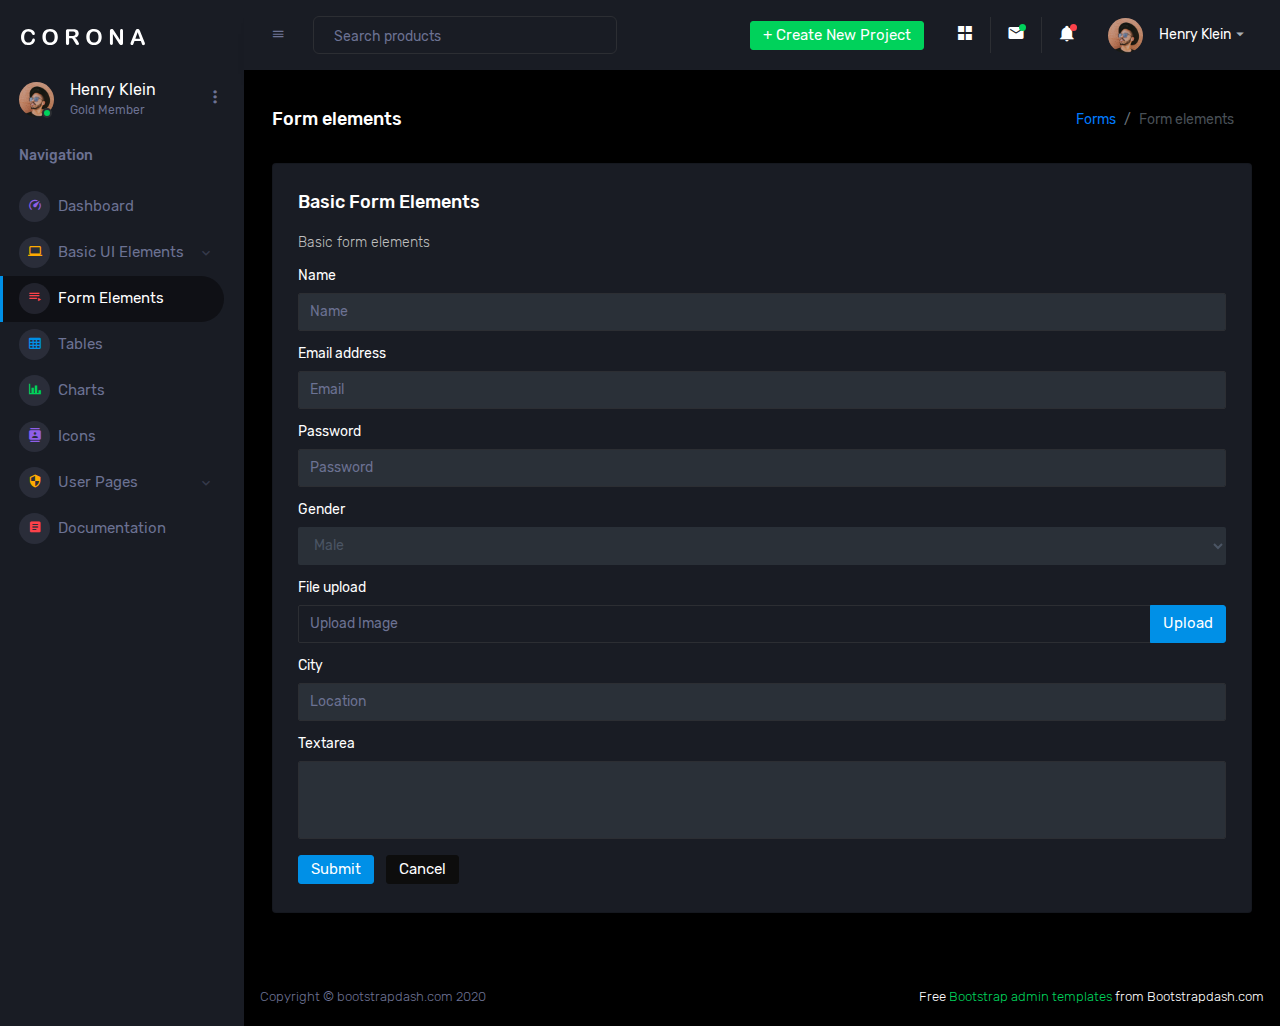
<file: admin/pages/forms/basic_elements.html>
<!DOCTYPE html>
<html lang="en">
  <head>
    <!-- Required meta tags -->
    <meta charset="utf-8">
    <meta name="viewport" content="width=device-width, initial-scale=1, shrink-to-fit=no">
    <title>Corona Admin</title>
    <!-- plugins:css -->
    <link rel="stylesheet" href="../../assets/vendors/mdi/css/materialdesignicons.min.css">
    <link rel="stylesheet" href="../../assets/vendors/css/vendor.bundle.base.css">
    <!-- endinject -->
    <!-- Plugin css for this page -->
    <link rel="stylesheet" href="../../assets/vendors/select2/select2.min.css">
    <link rel="stylesheet" href="../../assets/vendors/select2-bootstrap-theme/select2-bootstrap.min.css">
    <!-- End plugin css for this page -->
    <!-- inject:css -->
    <!-- endinject -->
    <!-- Layout styles -->
    <link rel="stylesheet" href="../../assets/css/style.css">
    <!-- End layout styles -->
    <link rel="shortcut icon" href="../../assets/images/favicon.png" />
  </head>
  <body>
    <div class="container-scroller">
      <!-- partial:../../partials/_sidebar.html -->
      <nav class="sidebar sidebar-offcanvas" id="sidebar">
        <div class="sidebar-brand-wrapper d-none d-lg-flex align-items-center justify-content-center fixed-top">
          <a class="sidebar-brand brand-logo" href="../../index.html"><img src="../../assets/images/logo.svg" alt="logo" /></a>
          <a class="sidebar-brand brand-logo-mini" href="../../index.html"><img src="../../assets/images/logo-mini.svg" alt="logo" /></a>
        </div>
        <ul class="nav">
          <li class="nav-item profile">
            <div class="profile-desc">
              <div class="profile-pic">
                <div class="count-indicator">
                  <img class="img-xs rounded-circle " src="../../assets/images/faces/face15.jpg" alt="">
                  <span class="count bg-success"></span>
                </div>
                <div class="profile-name">
                  <h5 class="mb-0 font-weight-normal">Henry Klein</h5>
                  <span>Gold Member</span>
                </div>
              </div>
              <a href="#" id="profile-dropdown" data-toggle="dropdown"><i class="mdi mdi-dots-vertical"></i></a>
              <div class="dropdown-menu dropdown-menu-right sidebar-dropdown preview-list" aria-labelledby="profile-dropdown">
                <a href="#" class="dropdown-item preview-item">
                  <div class="preview-thumbnail">
                    <div class="preview-icon bg-dark rounded-circle">
                      <i class="mdi mdi-settings text-primary"></i>
                    </div>
                  </div>
                  <div class="preview-item-content">
                    <p class="preview-subject ellipsis mb-1 text-small">Account settings</p>
                  </div>
                </a>
                <div class="dropdown-divider"></div>
                <a href="#" class="dropdown-item preview-item">
                  <div class="preview-thumbnail">
                    <div class="preview-icon bg-dark rounded-circle">
                      <i class="mdi mdi-onepassword  text-info"></i>
                    </div>
                  </div>
                  <div class="preview-item-content">
                    <p class="preview-subject ellipsis mb-1 text-small">Change Password</p>
                  </div>
                </a>
                <div class="dropdown-divider"></div>
                <a href="#" class="dropdown-item preview-item">
                  <div class="preview-thumbnail">
                    <div class="preview-icon bg-dark rounded-circle">
                      <i class="mdi mdi-calendar-today text-success"></i>
                    </div>
                  </div>
                  <div class="preview-item-content">
                    <p class="preview-subject ellipsis mb-1 text-small">To-do list</p>
                  </div>
                </a>
              </div>
            </div>
          </li>
          <li class="nav-item nav-category">
            <span class="nav-link">Navigation</span>
          </li>
          <li class="nav-item menu-items">
            <a class="nav-link" href="../../index.html">
              <span class="menu-icon">
                <i class="mdi mdi-speedometer"></i>
              </span>
              <span class="menu-title">Dashboard</span>
            </a>
          </li>
          <li class="nav-item menu-items">
            <a class="nav-link" data-toggle="collapse" href="#ui-basic" aria-expanded="false" aria-controls="ui-basic">
              <span class="menu-icon">
                <i class="mdi mdi-laptop"></i>
              </span>
              <span class="menu-title">Basic UI Elements</span>
              <i class="menu-arrow"></i>
            </a>
            <div class="collapse" id="ui-basic">
              <ul class="nav flex-column sub-menu">
                <li class="nav-item"> <a class="nav-link" href="../../pages/ui-features/buttons.html">Buttons</a></li>
                <li class="nav-item"> <a class="nav-link" href="../../pages/ui-features/dropdowns.html">Dropdowns</a></li>
                <li class="nav-item"> <a class="nav-link" href="../../pages/ui-features/typography.html">Typography</a></li>
              </ul>
            </div>
          </li>
          <li class="nav-item menu-items">
            <a class="nav-link" href="../../pages/forms/basic_elements.html">
              <span class="menu-icon">
                <i class="mdi mdi-playlist-play"></i>
              </span>
              <span class="menu-title">Form Elements</span>
            </a>
          </li>
          <li class="nav-item menu-items">
            <a class="nav-link" href="../../pages/tables/basic-table.html">
              <span class="menu-icon">
                <i class="mdi mdi-table-large"></i>
              </span>
              <span class="menu-title">Tables</span>
            </a>
          </li>
          <li class="nav-item menu-items">
            <a class="nav-link" href="../../pages/charts/chartjs.html">
              <span class="menu-icon">
                <i class="mdi mdi-chart-bar"></i>
              </span>
              <span class="menu-title">Charts</span>
            </a>
          </li>
          <li class="nav-item menu-items">
            <a class="nav-link" href="../../pages/icons/mdi.html">
              <span class="menu-icon">
                <i class="mdi mdi-contacts"></i>
              </span>
              <span class="menu-title">Icons</span>
            </a>
          </li>
          <li class="nav-item menu-items">
            <a class="nav-link" data-toggle="collapse" href="#auth" aria-expanded="false" aria-controls="auth">
              <span class="menu-icon">
                <i class="mdi mdi-security"></i>
              </span>
              <span class="menu-title">User Pages</span>
              <i class="menu-arrow"></i>
            </a>
            <div class="collapse" id="auth">
              <ul class="nav flex-column sub-menu">
                <li class="nav-item"> <a class="nav-link" href="../../pages/samples/blank-page.html"> Blank Page </a></li>
                <li class="nav-item"> <a class="nav-link" href="../../pages/samples/error-404.html"> 404 </a></li>
                <li class="nav-item"> <a class="nav-link" href="../../pages/samples/error-500.html"> 500 </a></li>
                <li class="nav-item"> <a class="nav-link" href="../../pages/samples/login.html"> Login </a></li>
                <li class="nav-item"> <a class="nav-link" href="../../pages/samples/register.html"> Register </a></li>
              </ul>
            </div>
          </li>
          <li class="nav-item menu-items">
            <a class="nav-link" href="http://www.bootstrapdash.com/demo/corona-free/jquery/documentation/documentation.html">
              <span class="menu-icon">
                <i class="mdi mdi-file-document-box"></i>
              </span>
              <span class="menu-title">Documentation</span>
            </a>
          </li>
        </ul>
      </nav>
      <!-- partial -->
      <div class="container-fluid page-body-wrapper">
        <!-- partial:../../partials/_navbar.html -->
        <nav class="navbar p-0 fixed-top d-flex flex-row">
          <div class="navbar-brand-wrapper d-flex d-lg-none align-items-center justify-content-center">
            <a class="navbar-brand brand-logo-mini" href="../../index.html"><img src="../../assets/images/logo-mini.svg" alt="logo" /></a>
          </div>
          <div class="navbar-menu-wrapper flex-grow d-flex align-items-stretch">
            <button class="navbar-toggler navbar-toggler align-self-center" type="button" data-toggle="minimize">
              <span class="mdi mdi-menu"></span>
            </button>
            <ul class="navbar-nav w-100">
              <li class="nav-item w-100">
                <form class="nav-link mt-2 mt-md-0 d-none d-lg-flex search">
                  <input type="text" class="form-control" placeholder="Search products">
                </form>
              </li>
            </ul>
            <ul class="navbar-nav navbar-nav-right">
              <li class="nav-item dropdown d-none d-lg-block">
                <a class="nav-link btn btn-success create-new-button" id="createbuttonDropdown" data-toggle="dropdown" aria-expanded="false" href="#">+ Create New Project</a>
                <div class="dropdown-menu dropdown-menu-right navbar-dropdown preview-list" aria-labelledby="createbuttonDropdown">
                  <h6 class="p-3 mb-0">Projects</h6>
                  <div class="dropdown-divider"></div>
                  <a class="dropdown-item preview-item">
                    <div class="preview-thumbnail">
                      <div class="preview-icon bg-dark rounded-circle">
                        <i class="mdi mdi-file-outline text-primary"></i>
                      </div>
                    </div>
                    <div class="preview-item-content">
                      <p class="preview-subject ellipsis mb-1">Software Development</p>
                    </div>
                  </a>
                  <div class="dropdown-divider"></div>
                  <a class="dropdown-item preview-item">
                    <div class="preview-thumbnail">
                      <div class="preview-icon bg-dark rounded-circle">
                        <i class="mdi mdi-web text-info"></i>
                      </div>
                    </div>
                    <div class="preview-item-content">
                      <p class="preview-subject ellipsis mb-1">UI Development</p>
                    </div>
                  </a>
                  <div class="dropdown-divider"></div>
                  <a class="dropdown-item preview-item">
                    <div class="preview-thumbnail">
                      <div class="preview-icon bg-dark rounded-circle">
                        <i class="mdi mdi-layers text-danger"></i>
                      </div>
                    </div>
                    <div class="preview-item-content">
                      <p class="preview-subject ellipsis mb-1">Software Testing</p>
                    </div>
                  </a>
                  <div class="dropdown-divider"></div>
                  <p class="p-3 mb-0 text-center">See all projects</p>
                </div>
              </li>
              <li class="nav-item nav-settings d-none d-lg-block">
                <a class="nav-link" href="#">
                  <i class="mdi mdi-view-grid"></i>
                </a>
              </li>
              <li class="nav-item dropdown border-left">
                <a class="nav-link count-indicator dropdown-toggle" id="messageDropdown" href="#" data-toggle="dropdown" aria-expanded="false">
                  <i class="mdi mdi-email"></i>
                  <span class="count bg-success"></span>
                </a>
                <div class="dropdown-menu dropdown-menu-right navbar-dropdown preview-list" aria-labelledby="messageDropdown">
                  <h6 class="p-3 mb-0">Messages</h6>
                  <div class="dropdown-divider"></div>
                  <a class="dropdown-item preview-item">
                    <div class="preview-thumbnail">
                      <img src="../../assets/images/faces/face4.jpg" alt="image" class="rounded-circle profile-pic">
                    </div>
                    <div class="preview-item-content">
                      <p class="preview-subject ellipsis mb-1">Mark send you a message</p>
                      <p class="text-muted mb-0"> 1 Minutes ago </p>
                    </div>
                  </a>
                  <div class="dropdown-divider"></div>
                  <a class="dropdown-item preview-item">
                    <div class="preview-thumbnail">
                      <img src="../../assets/images/faces/face2.jpg" alt="image" class="rounded-circle profile-pic">
                    </div>
                    <div class="preview-item-content">
                      <p class="preview-subject ellipsis mb-1">Cregh send you a message</p>
                      <p class="text-muted mb-0"> 15 Minutes ago </p>
                    </div>
                  </a>
                  <div class="dropdown-divider"></div>
                  <a class="dropdown-item preview-item">
                    <div class="preview-thumbnail">
                      <img src="../../assets/images/faces/face3.jpg" alt="image" class="rounded-circle profile-pic">
                    </div>
                    <div class="preview-item-content">
                      <p class="preview-subject ellipsis mb-1">Profile picture updated</p>
                      <p class="text-muted mb-0"> 18 Minutes ago </p>
                    </div>
                  </a>
                  <div class="dropdown-divider"></div>
                  <p class="p-3 mb-0 text-center">4 new messages</p>
                </div>
              </li>
              <li class="nav-item dropdown border-left">
                <a class="nav-link count-indicator dropdown-toggle" id="notificationDropdown" href="#" data-toggle="dropdown">
                  <i class="mdi mdi-bell"></i>
                  <span class="count bg-danger"></span>
                </a>
                <div class="dropdown-menu dropdown-menu-right navbar-dropdown preview-list" aria-labelledby="notificationDropdown">
                  <h6 class="p-3 mb-0">Notifications</h6>
                  <div class="dropdown-divider"></div>
                  <a class="dropdown-item preview-item">
                    <div class="preview-thumbnail">
                      <div class="preview-icon bg-dark rounded-circle">
                        <i class="mdi mdi-calendar text-success"></i>
                      </div>
                    </div>
                    <div class="preview-item-content">
                      <p class="preview-subject mb-1">Event today</p>
                      <p class="text-muted ellipsis mb-0"> Just a reminder that you have an event today </p>
                    </div>
                  </a>
                  <div class="dropdown-divider"></div>
                  <a class="dropdown-item preview-item">
                    <div class="preview-thumbnail">
                      <div class="preview-icon bg-dark rounded-circle">
                        <i class="mdi mdi-settings text-danger"></i>
                      </div>
                    </div>
                    <div class="preview-item-content">
                      <p class="preview-subject mb-1">Settings</p>
                      <p class="text-muted ellipsis mb-0"> Update dashboard </p>
                    </div>
                  </a>
                  <div class="dropdown-divider"></div>
                  <a class="dropdown-item preview-item">
                    <div class="preview-thumbnail">
                      <div class="preview-icon bg-dark rounded-circle">
                        <i class="mdi mdi-link-variant text-warning"></i>
                      </div>
                    </div>
                    <div class="preview-item-content">
                      <p class="preview-subject mb-1">Launch Admin</p>
                      <p class="text-muted ellipsis mb-0"> New admin wow! </p>
                    </div>
                  </a>
                  <div class="dropdown-divider"></div>
                  <p class="p-3 mb-0 text-center">See all notifications</p>
                </div>
              </li>
              <li class="nav-item dropdown">
                <a class="nav-link" id="profileDropdown" href="#" data-toggle="dropdown">
                  <div class="navbar-profile">
                    <img class="img-xs rounded-circle" src="../../assets/images/faces/face15.jpg" alt="">
                    <p class="mb-0 d-none d-sm-block navbar-profile-name">Henry Klein</p>
                    <i class="mdi mdi-menu-down d-none d-sm-block"></i>
                  </div>
                </a>
                <div class="dropdown-menu dropdown-menu-right navbar-dropdown preview-list" aria-labelledby="profileDropdown">
                  <h6 class="p-3 mb-0">Profile</h6>
                  <div class="dropdown-divider"></div>
                  <a class="dropdown-item preview-item">
                    <div class="preview-thumbnail">
                      <div class="preview-icon bg-dark rounded-circle">
                        <i class="mdi mdi-settings text-success"></i>
                      </div>
                    </div>
                    <div class="preview-item-content">
                      <p class="preview-subject mb-1">Settings</p>
                    </div>
                  </a>
                  <div class="dropdown-divider"></div>
                  <a class="dropdown-item preview-item">
                    <div class="preview-thumbnail">
                      <div class="preview-icon bg-dark rounded-circle">
                        <i class="mdi mdi-logout text-danger"></i>
                      </div>
                    </div>
                    <div class="preview-item-content">
                      <p class="preview-subject mb-1">Log out</p>
                    </div>
                  </a>
                  <div class="dropdown-divider"></div>
                  <p class="p-3 mb-0 text-center">Advanced settings</p>
                </div>
              </li>
            </ul>
            <button class="navbar-toggler navbar-toggler-right d-lg-none align-self-center" type="button" data-toggle="offcanvas">
              <span class="mdi mdi-format-line-spacing"></span>
            </button>
          </div>
        </nav>
        <!-- partial -->
        <div class="main-panel">
          <div class="content-wrapper">
            <div class="page-header">
              <h3 class="page-title"> Form elements </h3>
              <nav aria-label="breadcrumb">
                <ol class="breadcrumb">
                  <li class="breadcrumb-item"><a href="#">Forms</a></li>
                  <li class="breadcrumb-item active" aria-current="page">Form elements</li>
                </ol>
              </nav>
            </div>
            <div class="row">
              
             
              <div class="col-12 grid-margin stretch-card">
                <div class="card">
                  <div class="card-body">
                    <h4 class="card-title">Basic form elements</h4>
                    <p class="card-description"> Basic form elements </p>
                    <form class="forms-sample">
                      <div class="form-group">
                        <label for="exampleInputName1">Name</label>
                        <input type="text" class="form-control" id="exampleInputName1" placeholder="Name">
                      </div>
                      <div class="form-group">
                        <label for="exampleInputEmail3">Email address</label>
                        <input type="email" class="form-control" id="exampleInputEmail3" placeholder="Email">
                      </div>
                      <div class="form-group">
                        <label for="exampleInputPassword4">Password</label>
                        <input type="password" class="form-control" id="exampleInputPassword4" placeholder="Password">
                      </div>
                      <div class="form-group">
                        <label for="exampleSelectGender">Gender</label>
                        <select class="form-control" id="exampleSelectGender">
                          <option>Male</option>
                          <option>Female</option>
                        </select>
                      </div>
                      <div class="form-group">
                        <label>File upload</label>
                        <input type="file" name="img[]" class="file-upload-default">
                        <div class="input-group col-xs-12">
                          <input type="text" class="form-control file-upload-info" disabled placeholder="Upload Image">
                          <span class="input-group-append">
                            <button class="file-upload-browse btn btn-primary" type="button">Upload</button>
                          </span>
                        </div>
                      </div>
                      <div class="form-group">
                        <label for="exampleInputCity1">City</label>
                        <input type="text" class="form-control" id="exampleInputCity1" placeholder="Location">
                      </div>
                      <div class="form-group">
                        <label for="exampleTextarea1">Textarea</label>
                        <textarea class="form-control" id="exampleTextarea1" rows="4"></textarea>
                      </div>
                      <button type="submit" class="btn btn-primary mr-2">Submit</button>
                      <button class="btn btn-dark">Cancel</button>
                    </form>
                  </div>
                </div>
              </div>

            </div>
          </div>
          <!-- content-wrapper ends -->
          <!-- partial:../../partials/_footer.html -->
          <footer class="footer">
            <div class="d-sm-flex justify-content-center justify-content-sm-between">
              <span class="text-muted d-block text-center text-sm-left d-sm-inline-block">Copyright © bootstrapdash.com 2020</span>
              <span class="float-none float-sm-right d-block mt-1 mt-sm-0 text-center"> Free <a href="https://www.bootstrapdash.com/bootstrap-admin-template/" target="_blank">Bootstrap admin templates</a> from Bootstrapdash.com</span>
            </div>
          </footer>
          <!-- partial -->
        </div>
        <!-- main-panel ends -->
      </div>
      <!-- page-body-wrapper ends -->
    </div>
    <!-- container-scroller -->
    <!-- plugins:js -->
    <script src="../../assets/vendors/js/vendor.bundle.base.js"></script>
    <!-- endinject -->
    <!-- Plugin js for this page -->
    <script src="../../assets/vendors/select2/select2.min.js"></script>
    <script src="../../assets/vendors/typeahead.js/typeahead.bundle.min.js"></script>
    <!-- End plugin js for this page -->
    <!-- inject:js -->
    <script src="../../assets/js/off-canvas.js"></script>
    <script src="../../assets/js/hoverable-collapse.js"></script>
    <script src="../../assets/js/misc.js"></script>
    <script src="../../assets/js/settings.js"></script>
    <script src="../../assets/js/todolist.js"></script>
    <!-- endinject -->
    <!-- Custom js for this page -->
    <script src="../../assets/js/file-upload.js"></script>
    <script src="../../assets/js/typeahead.js"></script>
    <script src="../../assets/js/select2.js"></script>
    <!-- End custom js for this page -->
  </body>
</html>
</file>
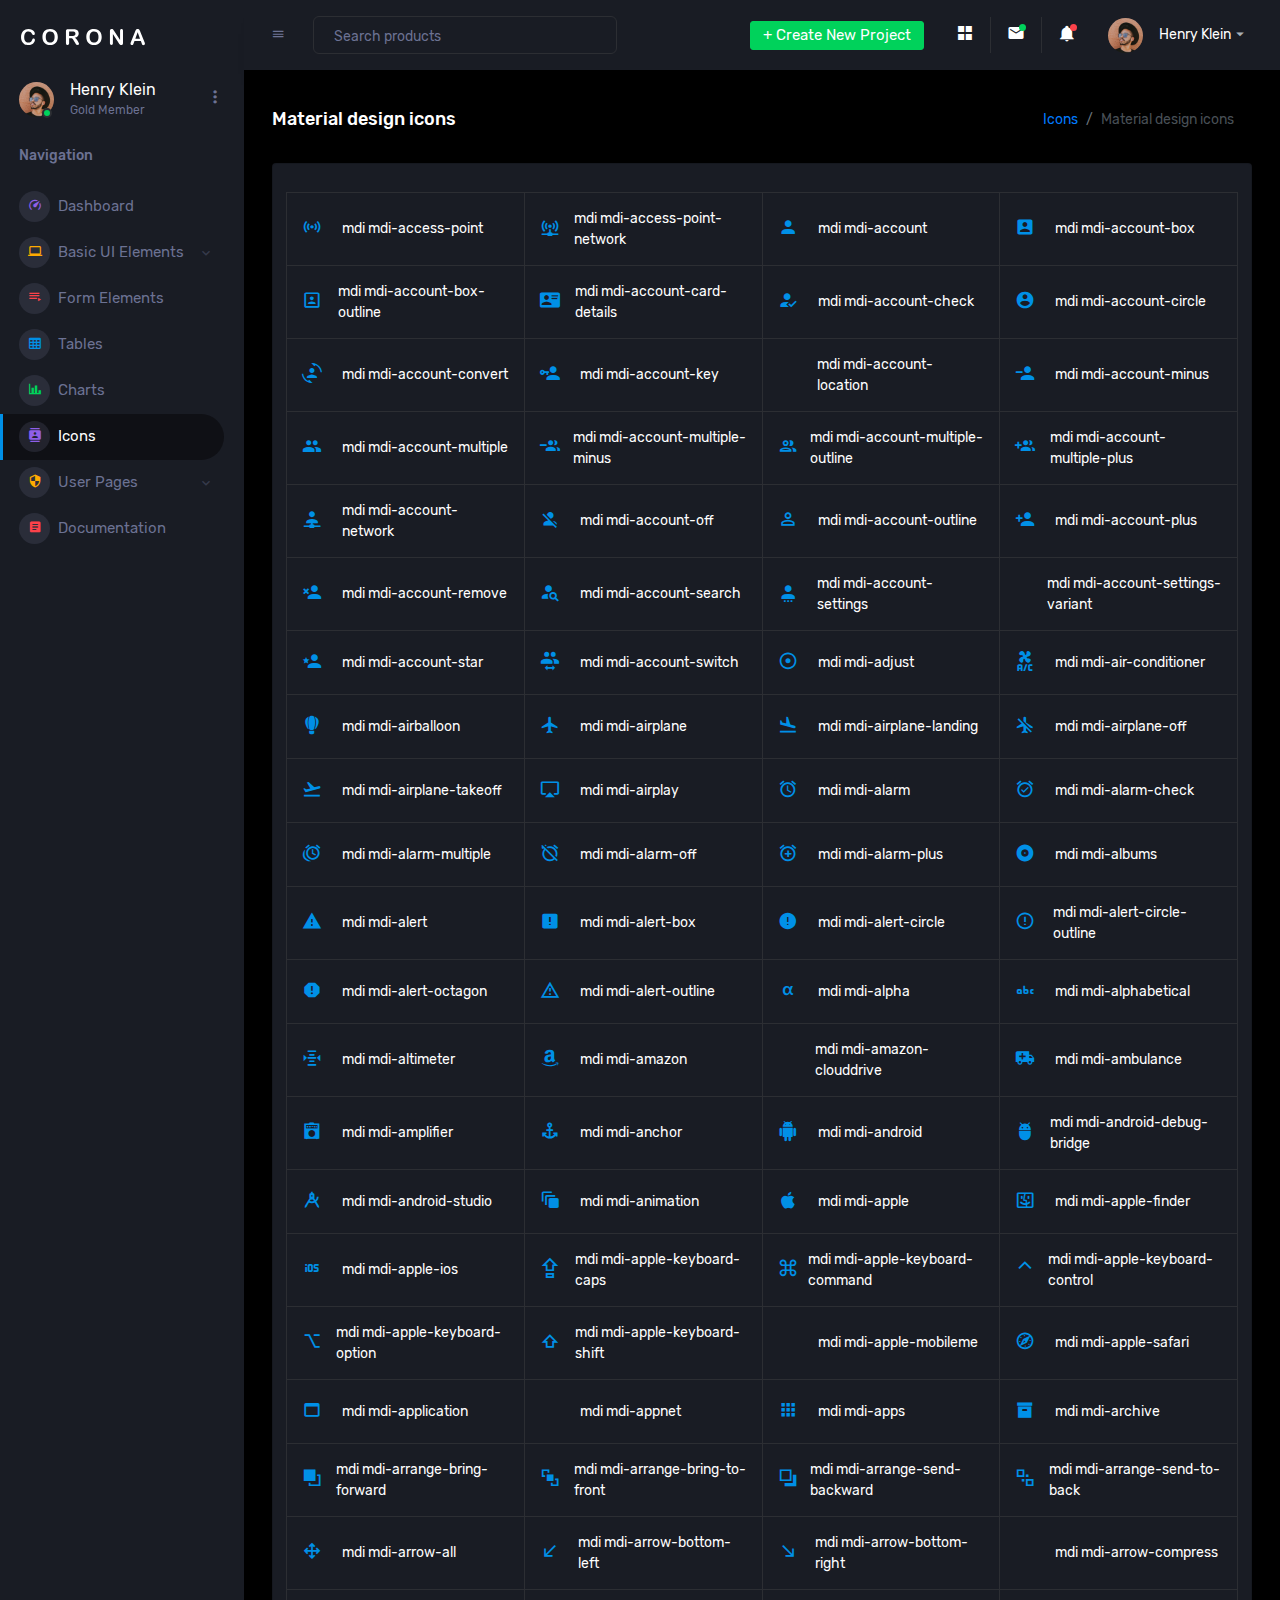
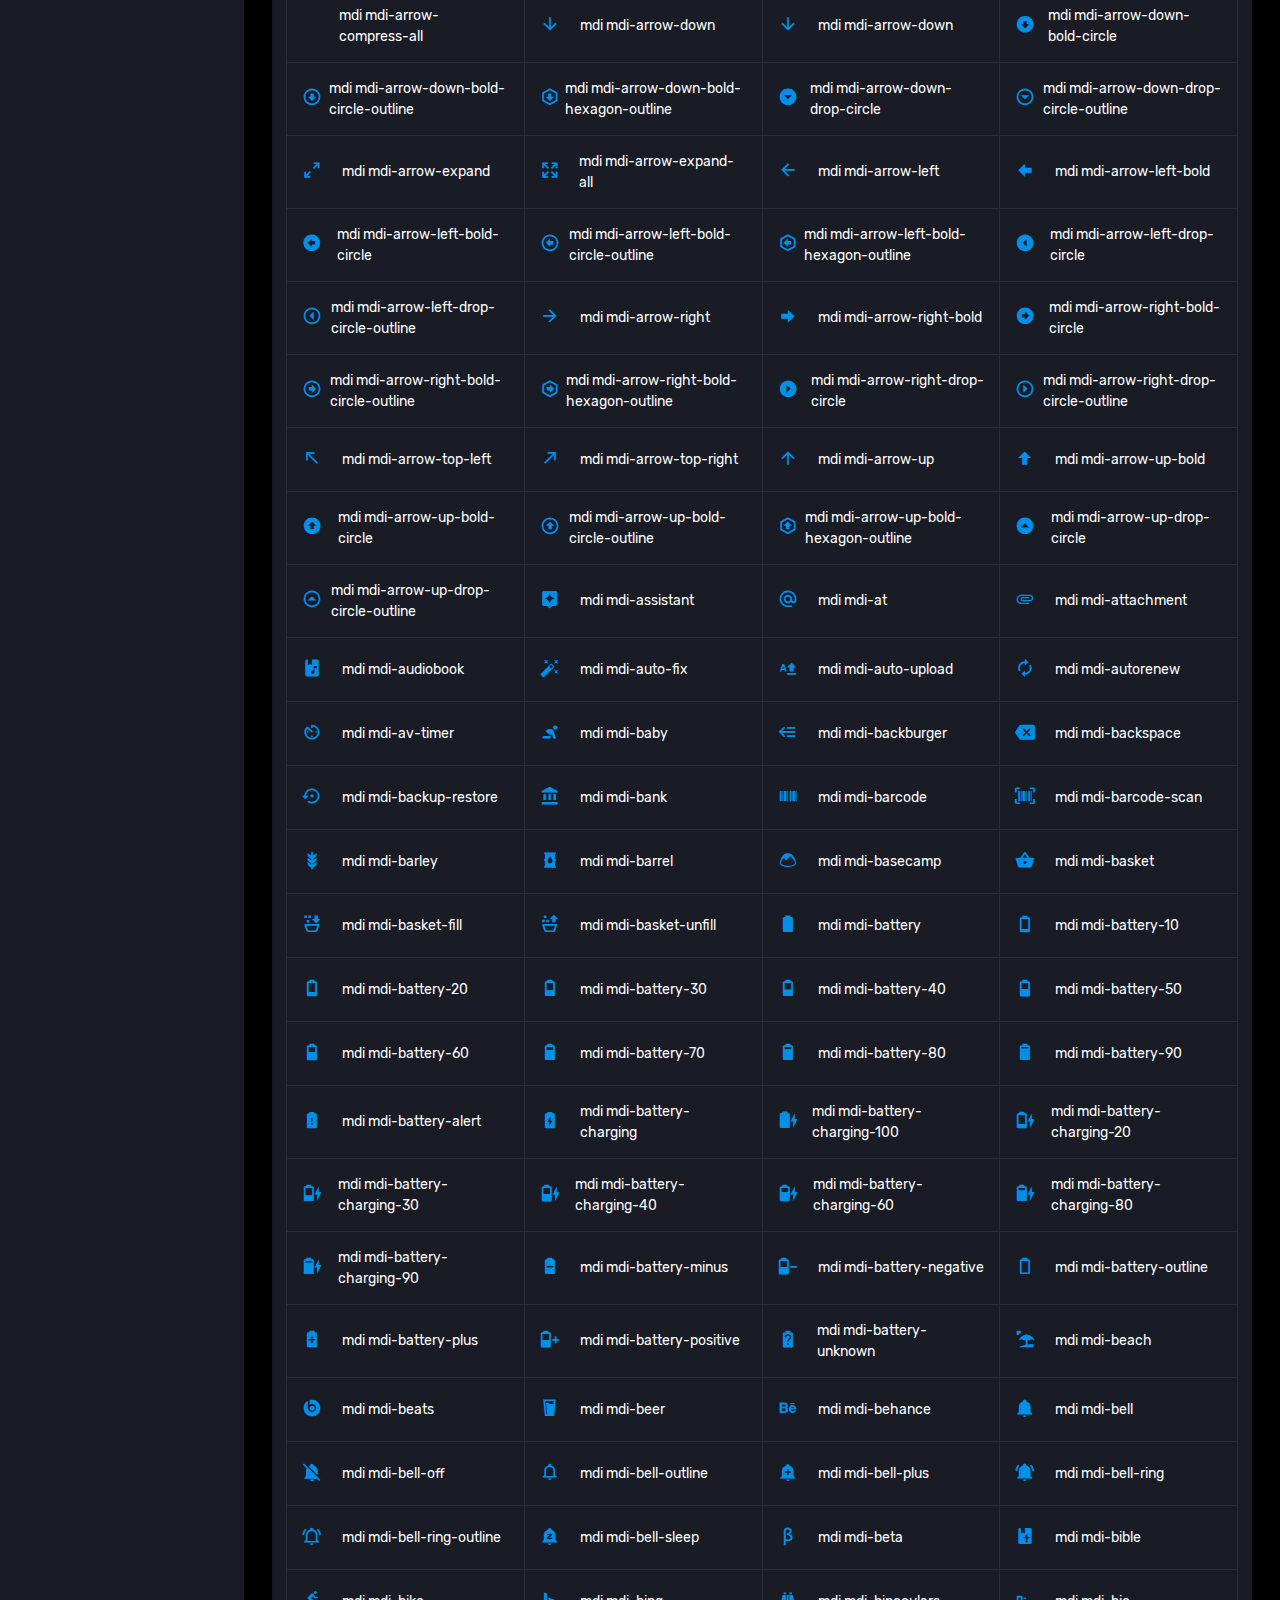
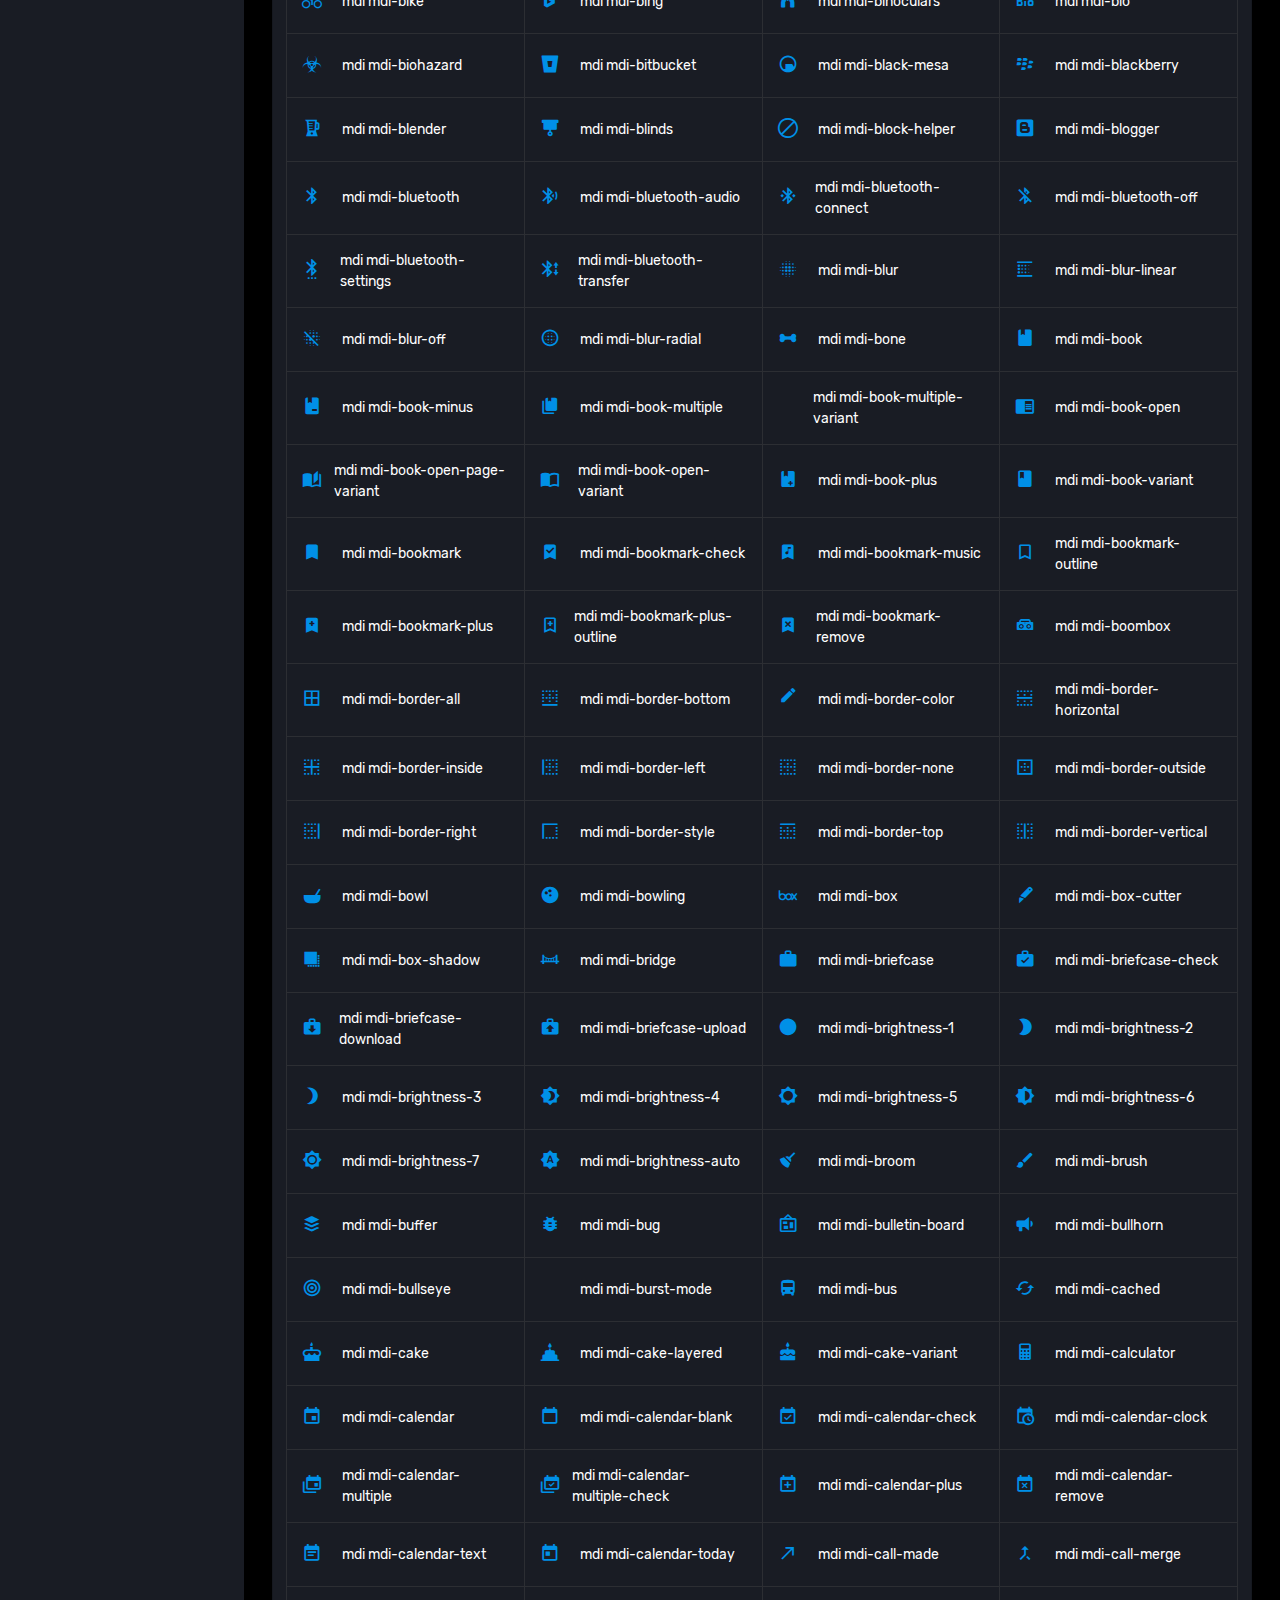
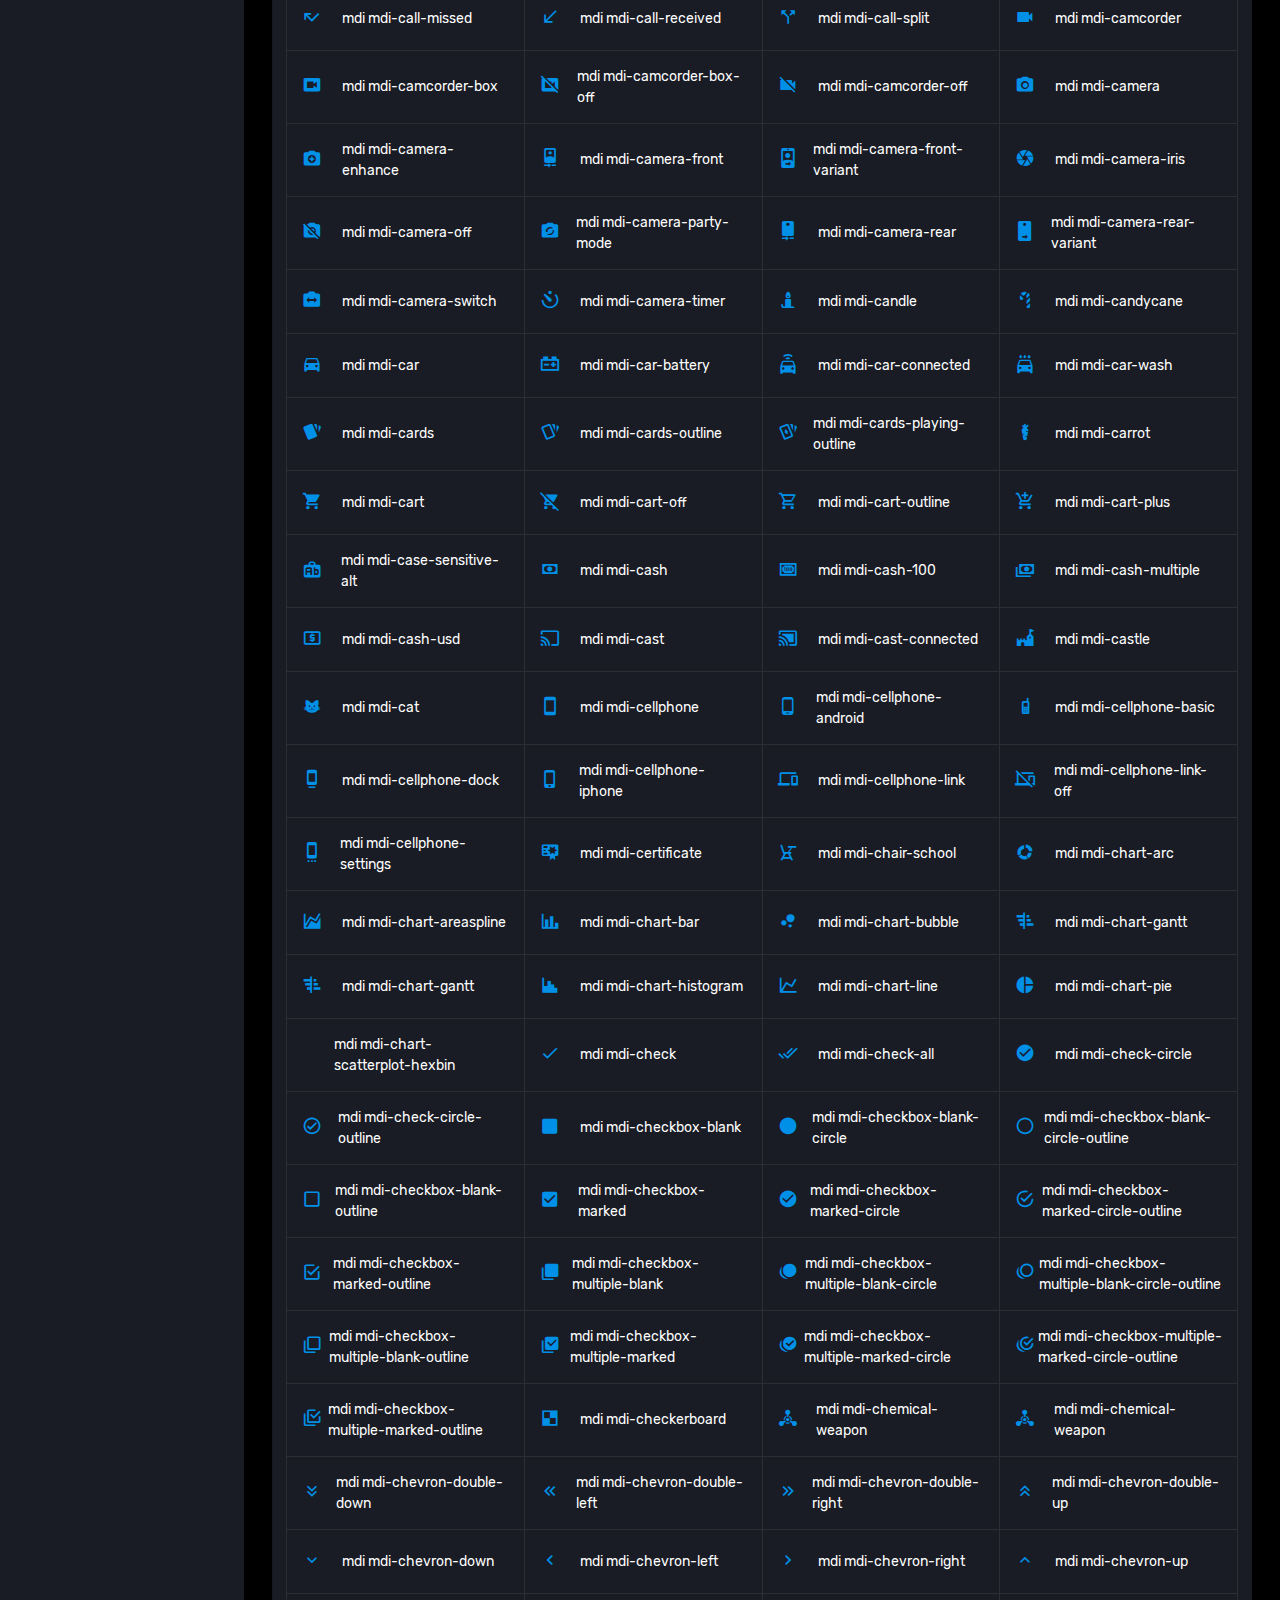
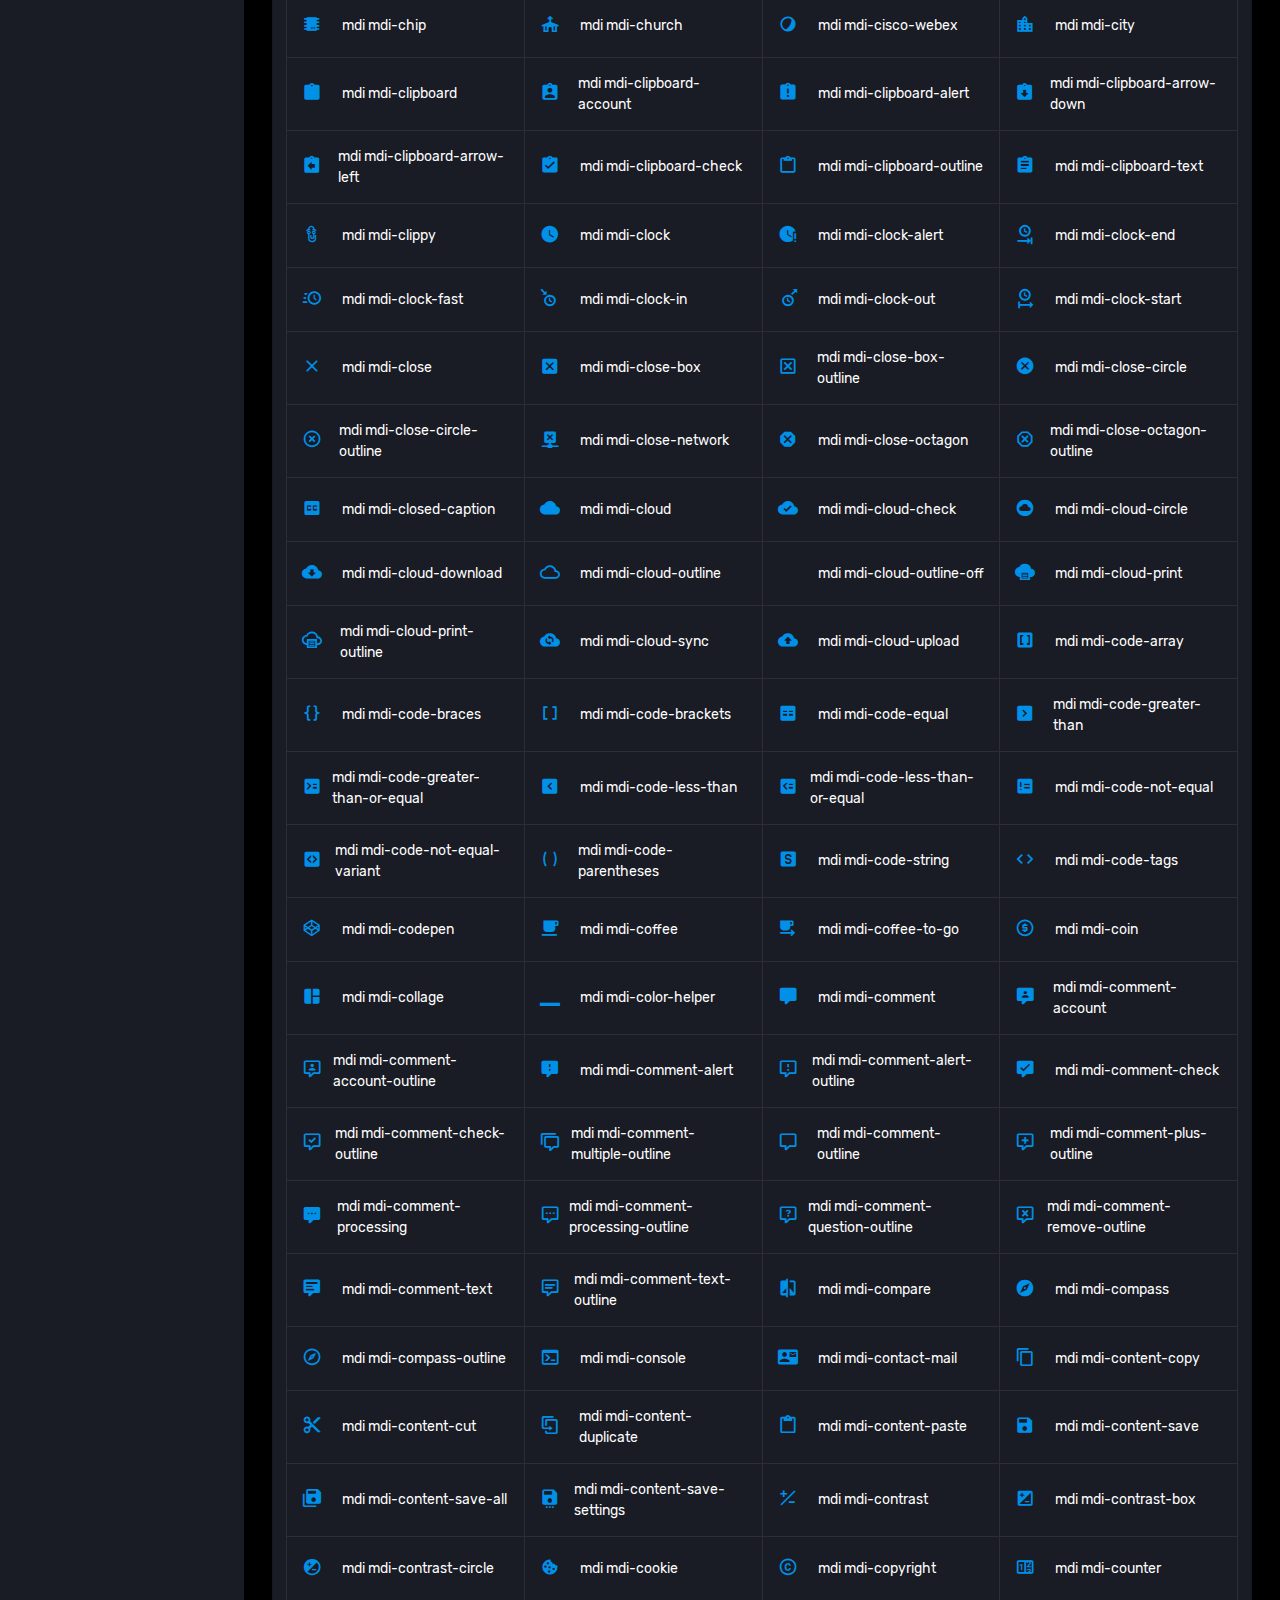
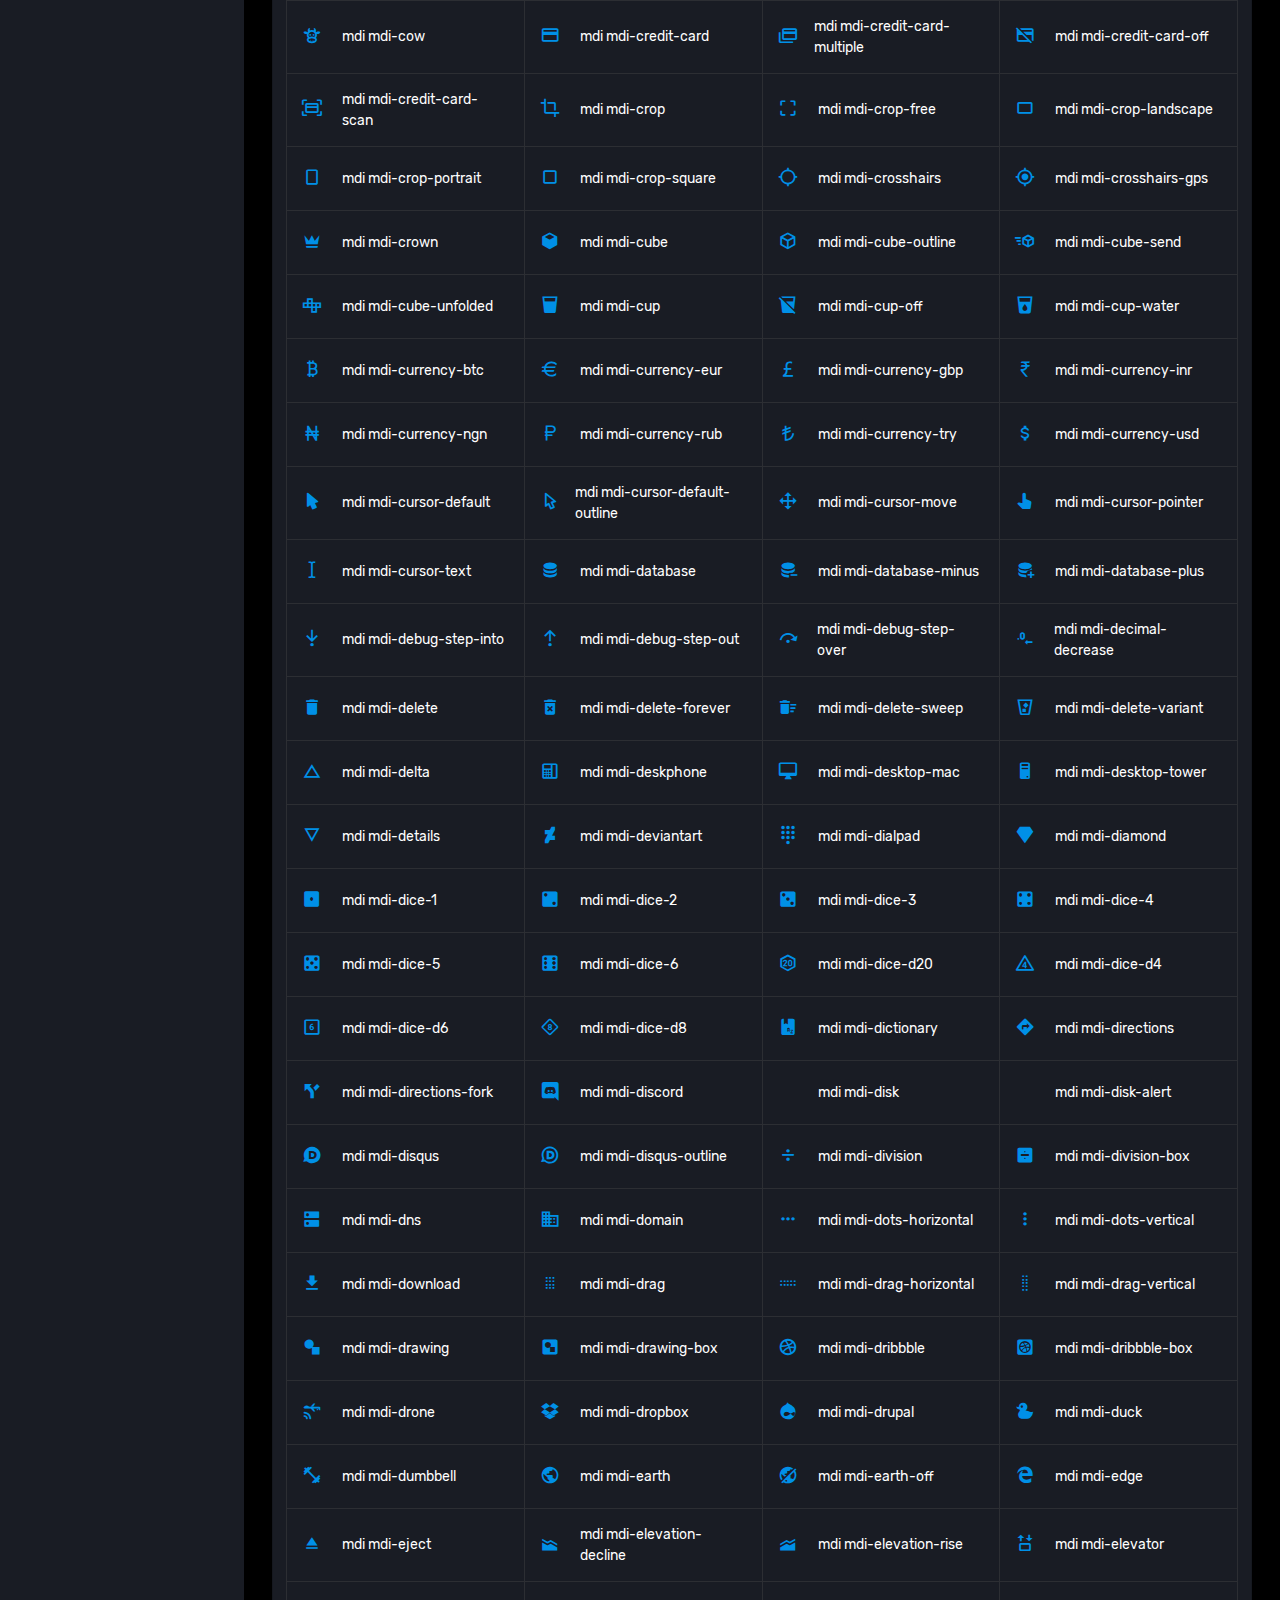
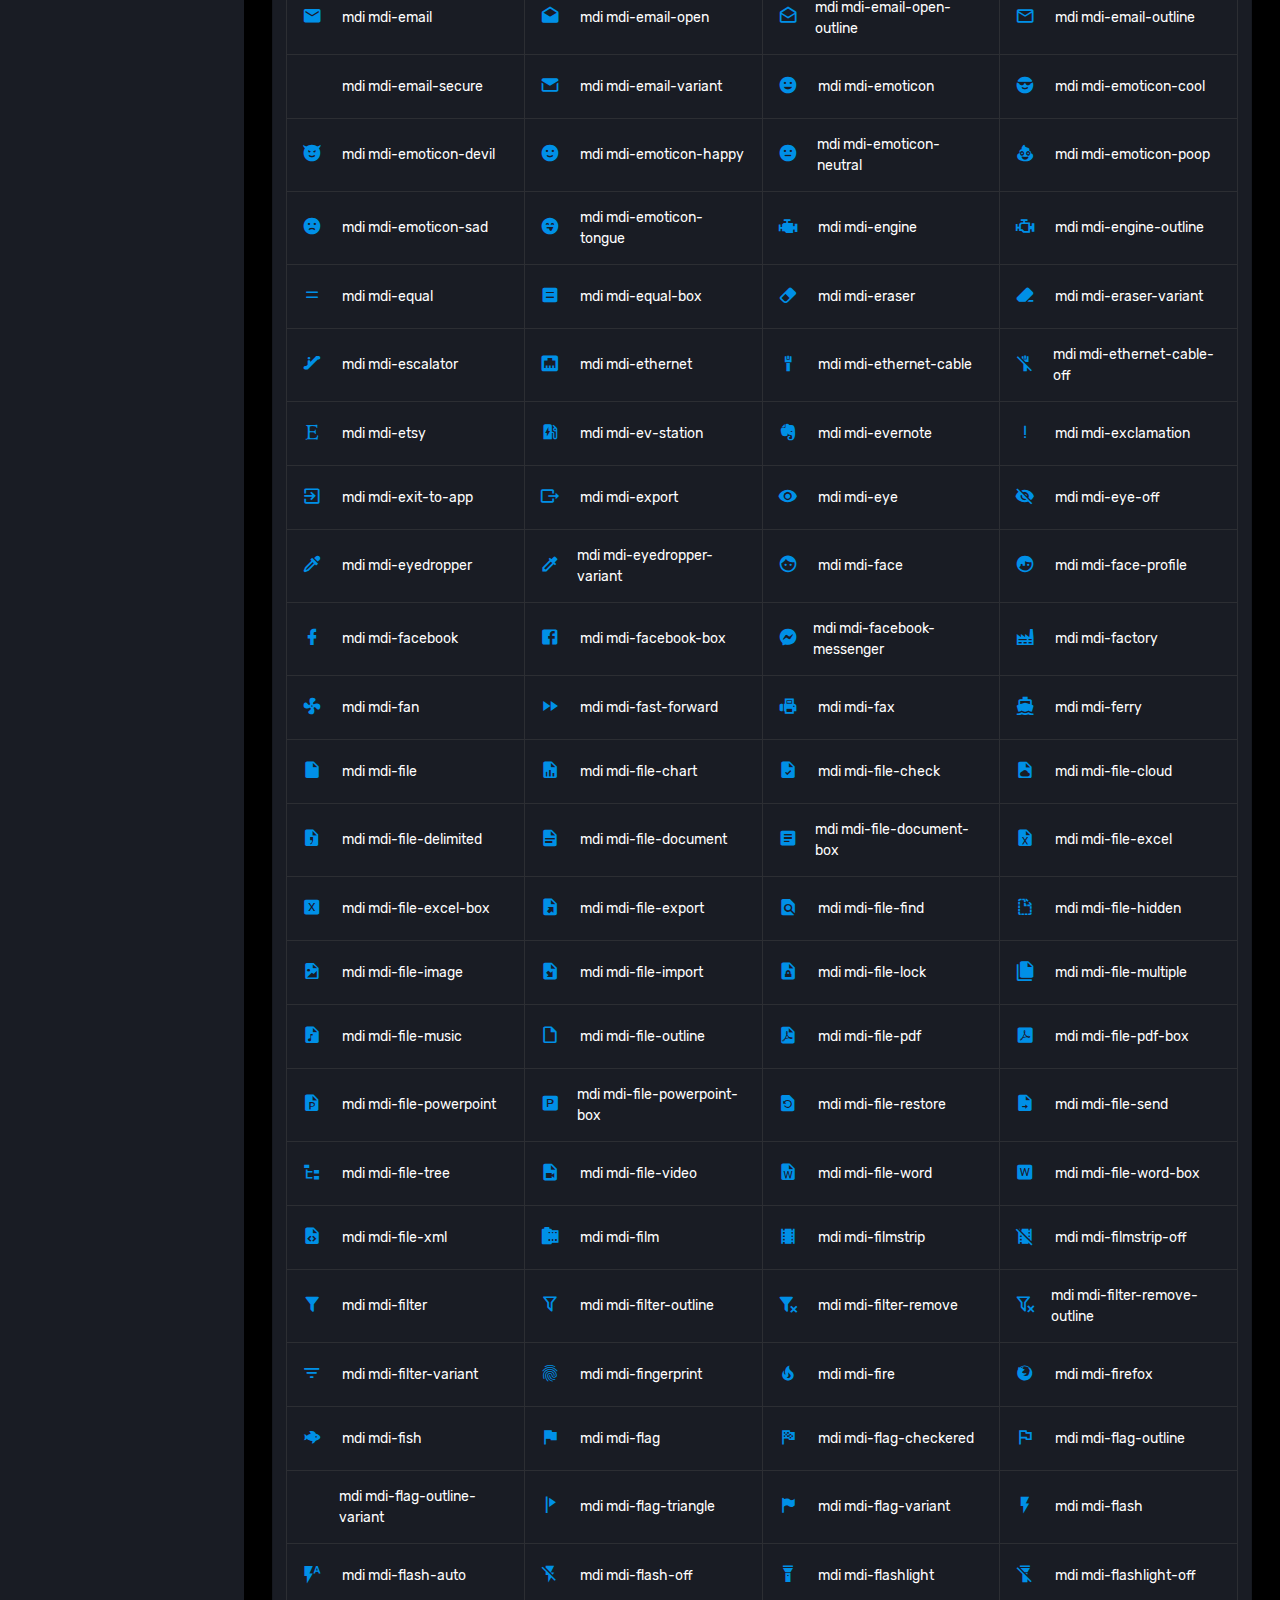
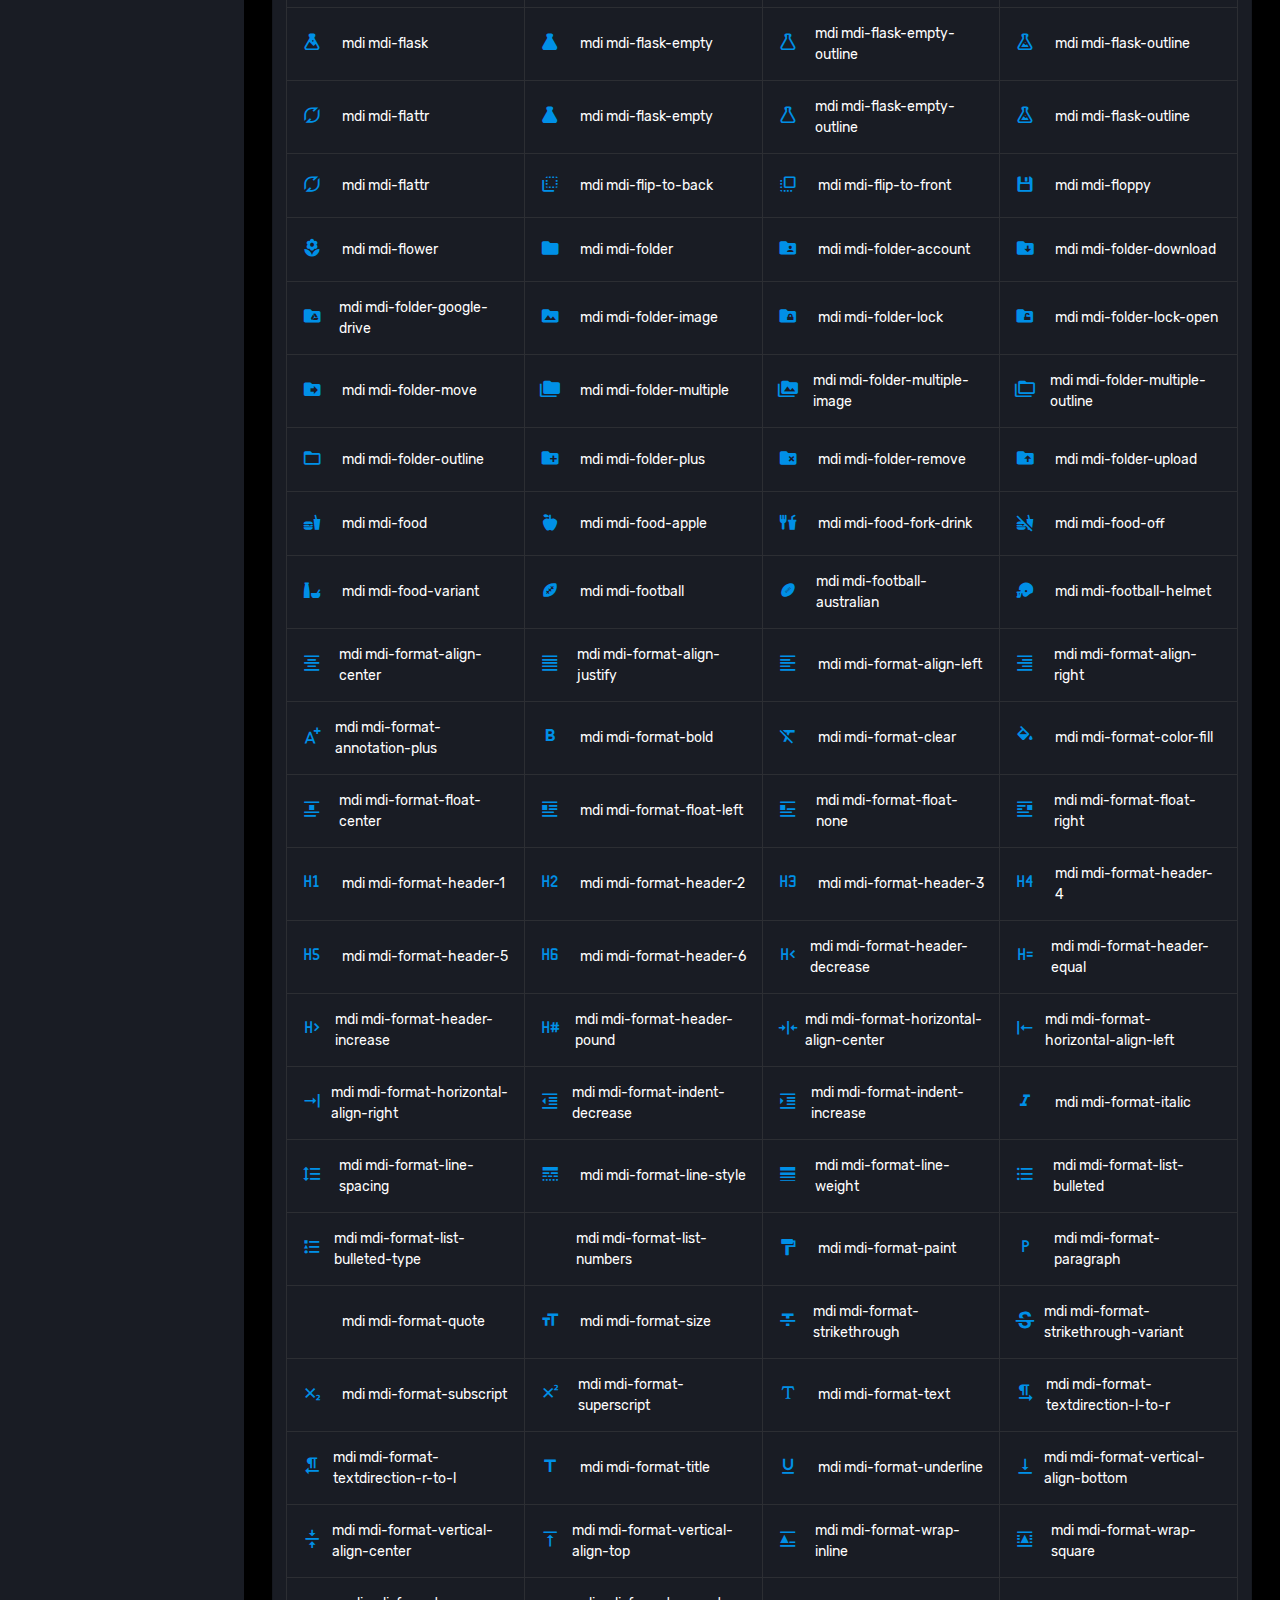
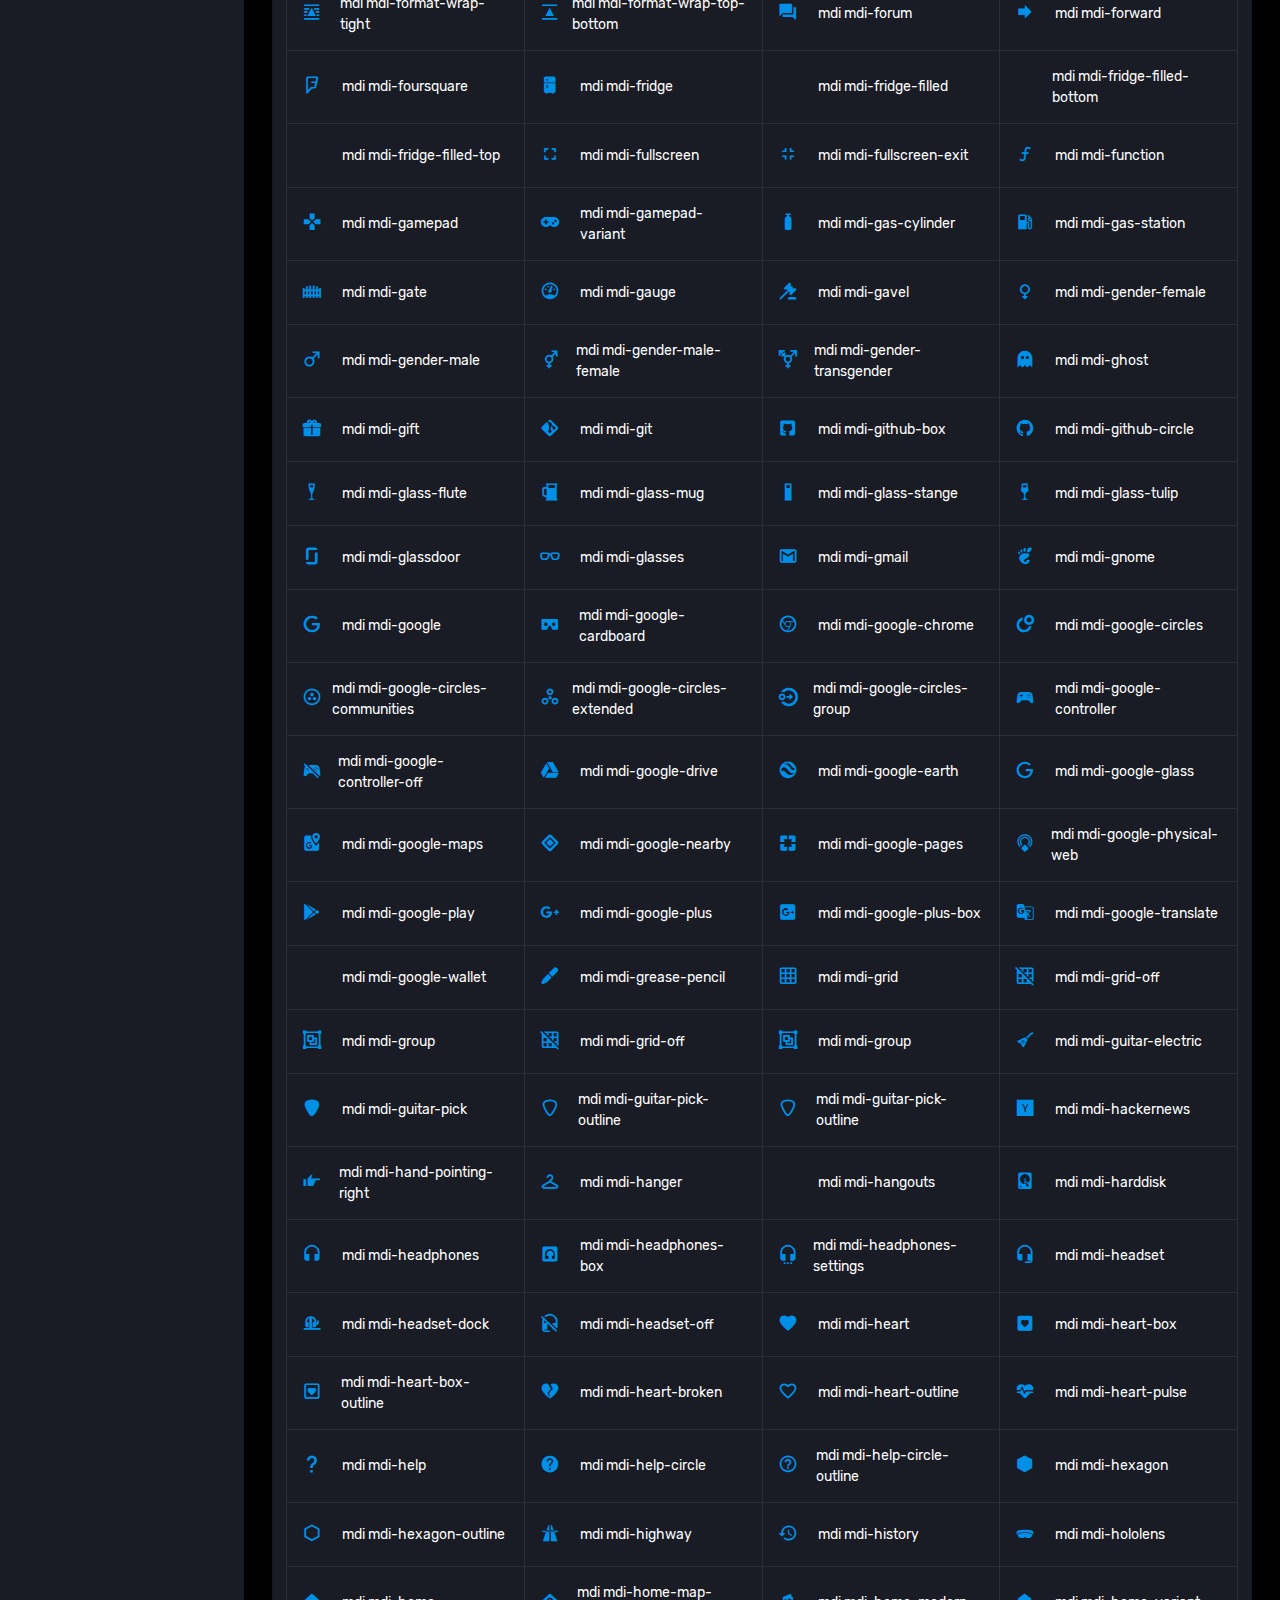
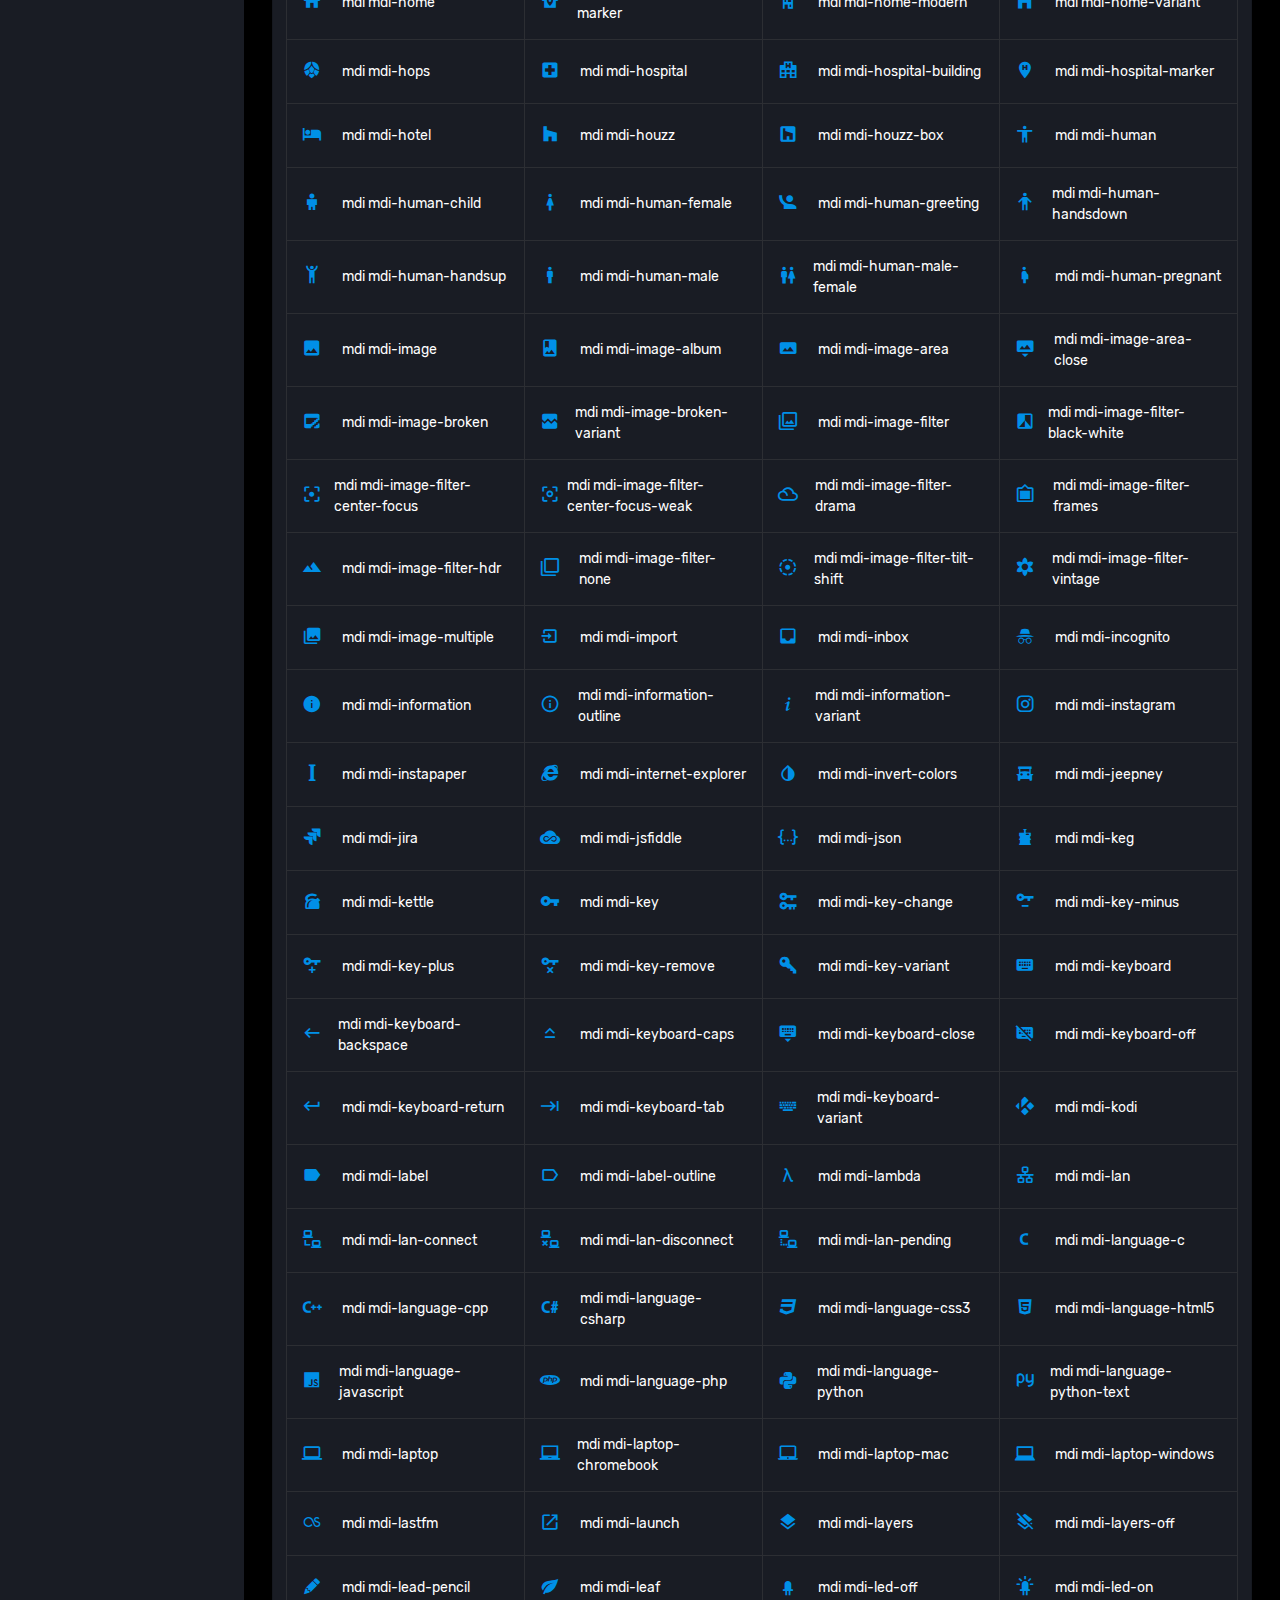
<file: admin/pages/icons/mdi.html>
<!DOCTYPE html>
<html lang="en">
  <head>
    <!-- Required meta tags -->
    <meta charset="utf-8">
    <meta name="viewport" content="width=device-width, initial-scale=1, shrink-to-fit=no">
    <title>Corona Admin</title>
    <!-- plugins:css -->
    <link rel="stylesheet" href="../../assets/vendors/mdi/css/materialdesignicons.min.css">
    <link rel="stylesheet" href="../../assets/vendors/css/vendor.bundle.base.css">
    <!-- endinject -->
    <!-- Plugin css for this page -->
    <!-- End Plugin css for this page -->
    <!-- inject:css -->
    <!-- endinject -->
    <!-- Layout styles -->
    <link rel="stylesheet" href="../../assets/css/style.css">
    <!-- End layout styles -->
    <link rel="shortcut icon" href="../../assets/images/favicon.png" />
  </head>
  <body>
    <div class=" container-scroller">
      <!-- partial:../../partials/_sidebar.html -->
      <nav class="sidebar sidebar-offcanvas" id="sidebar">
        <div class="sidebar-brand-wrapper d-none d-lg-flex align-items-center justify-content-center fixed-top">
          <a class="sidebar-brand brand-logo" href="../../index.html"><img src="../../assets/images/logo.svg" alt="logo" /></a>
          <a class="sidebar-brand brand-logo-mini" href="../../index.html"><img src="../../assets/images/logo-mini.svg" alt="logo" /></a>
        </div>
        <ul class="nav">
          <li class="nav-item profile">
            <div class="profile-desc">
              <div class="profile-pic">
                <div class="count-indicator">
                  <img class="img-xs rounded-circle " src="../../assets/images/faces/face15.jpg" alt="">
                  <span class="count bg-success"></span>
                </div>
                <div class="profile-name">
                  <h5 class="mb-0 font-weight-normal">Henry Klein</h5>
                  <span>Gold Member</span>
                </div>
              </div>
              <a href="#" id="profile-dropdown" data-toggle="dropdown"><i class="mdi mdi-dots-vertical"></i></a>
              <div class="dropdown-menu dropdown-menu-right sidebar-dropdown preview-list" aria-labelledby="profile-dropdown">
                <a href="#" class="dropdown-item preview-item">
                  <div class="preview-thumbnail">
                    <div class="preview-icon bg-dark rounded-circle">
                      <i class="mdi mdi-settings text-primary"></i>
                    </div>
                  </div>
                  <div class="preview-item-content">
                    <p class="preview-subject ellipsis mb-1 text-small">Account settings</p>
                  </div>
                </a>
                <div class="dropdown-divider"></div>
                <a href="#" class="dropdown-item preview-item">
                  <div class="preview-thumbnail">
                    <div class="preview-icon bg-dark rounded-circle">
                      <i class="mdi mdi-onepassword  text-info"></i>
                    </div>
                  </div>
                  <div class="preview-item-content">
                    <p class="preview-subject ellipsis mb-1 text-small">Change Password</p>
                  </div>
                </a>
                <div class="dropdown-divider"></div>
                <a href="#" class="dropdown-item preview-item">
                  <div class="preview-thumbnail">
                    <div class="preview-icon bg-dark rounded-circle">
                      <i class="mdi mdi-calendar-today text-success"></i>
                    </div>
                  </div>
                  <div class="preview-item-content">
                    <p class="preview-subject ellipsis mb-1 text-small">To-do list</p>
                  </div>
                </a>
              </div>
            </div>
          </li>
          <li class="nav-item nav-category">
            <span class="nav-link">Navigation</span>
          </li>
          <li class="nav-item menu-items">
            <a class="nav-link" href="../../index.html">
              <span class="menu-icon">
                <i class="mdi mdi-speedometer"></i>
              </span>
              <span class="menu-title">Dashboard</span>
            </a>
          </li>
          <li class="nav-item menu-items">
            <a class="nav-link" data-toggle="collapse" href="#ui-basic" aria-expanded="false" aria-controls="ui-basic">
              <span class="menu-icon">
                <i class="mdi mdi-laptop"></i>
              </span>
              <span class="menu-title">Basic UI Elements</span>
              <i class="menu-arrow"></i>
            </a>
            <div class="collapse" id="ui-basic">
              <ul class="nav flex-column sub-menu">
                <li class="nav-item"> <a class="nav-link" href="../../pages/ui-features/buttons.html">Buttons</a></li>
                <li class="nav-item"> <a class="nav-link" href="../../pages/ui-features/dropdowns.html">Dropdowns</a></li>
                <li class="nav-item"> <a class="nav-link" href="../../pages/ui-features/typography.html">Typography</a></li>
              </ul>
            </div>
          </li>
          <li class="nav-item menu-items">
            <a class="nav-link" href="../../pages/forms/basic_elements.html">
              <span class="menu-icon">
                <i class="mdi mdi-playlist-play"></i>
              </span>
              <span class="menu-title">Form Elements</span>
            </a>
          </li>
          <li class="nav-item menu-items">
            <a class="nav-link" href="../../pages/tables/basic-table.html">
              <span class="menu-icon">
                <i class="mdi mdi-table-large"></i>
              </span>
              <span class="menu-title">Tables</span>
            </a>
          </li>
          <li class="nav-item menu-items">
            <a class="nav-link" href="../../pages/charts/chartjs.html">
              <span class="menu-icon">
                <i class="mdi mdi-chart-bar"></i>
              </span>
              <span class="menu-title">Charts</span>
            </a>
          </li>
          <li class="nav-item menu-items">
            <a class="nav-link" href="../../pages/icons/mdi.html">
              <span class="menu-icon">
                <i class="mdi mdi-contacts"></i>
              </span>
              <span class="menu-title">Icons</span>
            </a>
          </li>
          <li class="nav-item menu-items">
            <a class="nav-link" data-toggle="collapse" href="#auth" aria-expanded="false" aria-controls="auth">
              <span class="menu-icon">
                <i class="mdi mdi-security"></i>
              </span>
              <span class="menu-title">User Pages</span>
              <i class="menu-arrow"></i>
            </a>
            <div class="collapse" id="auth">
              <ul class="nav flex-column sub-menu">
                <li class="nav-item"> <a class="nav-link" href="../../pages/samples/blank-page.html"> Blank Page </a></li>
                <li class="nav-item"> <a class="nav-link" href="../../pages/samples/error-404.html"> 404 </a></li>
                <li class="nav-item"> <a class="nav-link" href="../../pages/samples/error-500.html"> 500 </a></li>
                <li class="nav-item"> <a class="nav-link" href="../../pages/samples/login.html"> Login </a></li>
                <li class="nav-item"> <a class="nav-link" href="../../pages/samples/register.html"> Register </a></li>
              </ul>
            </div>
          </li>
          <li class="nav-item menu-items">
            <a class="nav-link" href="http://www.bootstrapdash.com/demo/corona-free/jquery/documentation/documentation.html">
              <span class="menu-icon">
                <i class="mdi mdi-file-document-box"></i>
              </span>
              <span class="menu-title">Documentation</span>
            </a>
          </li>
        </ul>
      </nav>
      <!-- partial -->
      <div class="container-fluid page-body-wrapper">
        <!-- partial:../../partials/_navbar.html -->
        <nav class="navbar p-0 fixed-top d-flex flex-row">
          <div class="navbar-brand-wrapper d-flex d-lg-none align-items-center justify-content-center">
            <a class="navbar-brand brand-logo-mini" href="../../index.html"><img src="../../assets/images/logo-mini.svg" alt="logo" /></a>
          </div>
          <div class="navbar-menu-wrapper flex-grow d-flex align-items-stretch">
            <button class="navbar-toggler navbar-toggler align-self-center" type="button" data-toggle="minimize">
              <span class="mdi mdi-menu"></span>
            </button>
            <ul class="navbar-nav w-100">
              <li class="nav-item w-100">
                <form class="nav-link mt-2 mt-md-0 d-none d-lg-flex search">
                  <input type="text" class="form-control" placeholder="Search products">
                </form>
              </li>
            </ul>
            <ul class="navbar-nav navbar-nav-right">
              <li class="nav-item dropdown d-none d-lg-block">
                <a class="nav-link btn btn-success create-new-button" id="createbuttonDropdown" data-toggle="dropdown" aria-expanded="false" href="#">+ Create New Project</a>
                <div class="dropdown-menu dropdown-menu-right navbar-dropdown preview-list" aria-labelledby="createbuttonDropdown">
                  <h6 class="p-3 mb-0">Projects</h6>
                  <div class="dropdown-divider"></div>
                  <a class="dropdown-item preview-item">
                    <div class="preview-thumbnail">
                      <div class="preview-icon bg-dark rounded-circle">
                        <i class="mdi mdi-file-outline text-primary"></i>
                      </div>
                    </div>
                    <div class="preview-item-content">
                      <p class="preview-subject ellipsis mb-1">Software Development</p>
                    </div>
                  </a>
                  <div class="dropdown-divider"></div>
                  <a class="dropdown-item preview-item">
                    <div class="preview-thumbnail">
                      <div class="preview-icon bg-dark rounded-circle">
                        <i class="mdi mdi-web text-info"></i>
                      </div>
                    </div>
                    <div class="preview-item-content">
                      <p class="preview-subject ellipsis mb-1">UI Development</p>
                    </div>
                  </a>
                  <div class="dropdown-divider"></div>
                  <a class="dropdown-item preview-item">
                    <div class="preview-thumbnail">
                      <div class="preview-icon bg-dark rounded-circle">
                        <i class="mdi mdi-layers text-danger"></i>
                      </div>
                    </div>
                    <div class="preview-item-content">
                      <p class="preview-subject ellipsis mb-1">Software Testing</p>
                    </div>
                  </a>
                  <div class="dropdown-divider"></div>
                  <p class="p-3 mb-0 text-center">See all projects</p>
                </div>
              </li>
              <li class="nav-item nav-settings d-none d-lg-block">
                <a class="nav-link" href="#">
                  <i class="mdi mdi-view-grid"></i>
                </a>
              </li>
              <li class="nav-item dropdown border-left">
                <a class="nav-link count-indicator dropdown-toggle" id="messageDropdown" href="#" data-toggle="dropdown" aria-expanded="false">
                  <i class="mdi mdi-email"></i>
                  <span class="count bg-success"></span>
                </a>
                <div class="dropdown-menu dropdown-menu-right navbar-dropdown preview-list" aria-labelledby="messageDropdown">
                  <h6 class="p-3 mb-0">Messages</h6>
                  <div class="dropdown-divider"></div>
                  <a class="dropdown-item preview-item">
                    <div class="preview-thumbnail">
                      <img src="../../assets/images/faces/face4.jpg" alt="image" class="rounded-circle profile-pic">
                    </div>
                    <div class="preview-item-content">
                      <p class="preview-subject ellipsis mb-1">Mark send you a message</p>
                      <p class="text-muted mb-0"> 1 Minutes ago </p>
                    </div>
                  </a>
                  <div class="dropdown-divider"></div>
                  <a class="dropdown-item preview-item">
                    <div class="preview-thumbnail">
                      <img src="../../assets/images/faces/face2.jpg" alt="image" class="rounded-circle profile-pic">
                    </div>
                    <div class="preview-item-content">
                      <p class="preview-subject ellipsis mb-1">Cregh send you a message</p>
                      <p class="text-muted mb-0"> 15 Minutes ago </p>
                    </div>
                  </a>
                  <div class="dropdown-divider"></div>
                  <a class="dropdown-item preview-item">
                    <div class="preview-thumbnail">
                      <img src="../../assets/images/faces/face3.jpg" alt="image" class="rounded-circle profile-pic">
                    </div>
                    <div class="preview-item-content">
                      <p class="preview-subject ellipsis mb-1">Profile picture updated</p>
                      <p class="text-muted mb-0"> 18 Minutes ago </p>
                    </div>
                  </a>
                  <div class="dropdown-divider"></div>
                  <p class="p-3 mb-0 text-center">4 new messages</p>
                </div>
              </li>
              <li class="nav-item dropdown border-left">
                <a class="nav-link count-indicator dropdown-toggle" id="notificationDropdown" href="#" data-toggle="dropdown">
                  <i class="mdi mdi-bell"></i>
                  <span class="count bg-danger"></span>
                </a>
                <div class="dropdown-menu dropdown-menu-right navbar-dropdown preview-list" aria-labelledby="notificationDropdown">
                  <h6 class="p-3 mb-0">Notifications</h6>
                  <div class="dropdown-divider"></div>
                  <a class="dropdown-item preview-item">
                    <div class="preview-thumbnail">
                      <div class="preview-icon bg-dark rounded-circle">
                        <i class="mdi mdi-calendar text-success"></i>
                      </div>
                    </div>
                    <div class="preview-item-content">
                      <p class="preview-subject mb-1">Event today</p>
                      <p class="text-muted ellipsis mb-0"> Just a reminder that you have an event today </p>
                    </div>
                  </a>
                  <div class="dropdown-divider"></div>
                  <a class="dropdown-item preview-item">
                    <div class="preview-thumbnail">
                      <div class="preview-icon bg-dark rounded-circle">
                        <i class="mdi mdi-settings text-danger"></i>
                      </div>
                    </div>
                    <div class="preview-item-content">
                      <p class="preview-subject mb-1">Settings</p>
                      <p class="text-muted ellipsis mb-0"> Update dashboard </p>
                    </div>
                  </a>
                  <div class="dropdown-divider"></div>
                  <a class="dropdown-item preview-item">
                    <div class="preview-thumbnail">
                      <div class="preview-icon bg-dark rounded-circle">
                        <i class="mdi mdi-link-variant text-warning"></i>
                      </div>
                    </div>
                    <div class="preview-item-content">
                      <p class="preview-subject mb-1">Launch Admin</p>
                      <p class="text-muted ellipsis mb-0"> New admin wow! </p>
                    </div>
                  </a>
                  <div class="dropdown-divider"></div>
                  <p class="p-3 mb-0 text-center">See all notifications</p>
                </div>
              </li>
              <li class="nav-item dropdown">
                <a class="nav-link" id="profileDropdown" href="#" data-toggle="dropdown">
                  <div class="navbar-profile">
                    <img class="img-xs rounded-circle" src="../../assets/images/faces/face15.jpg" alt="">
                    <p class="mb-0 d-none d-sm-block navbar-profile-name">Henry Klein</p>
                    <i class="mdi mdi-menu-down d-none d-sm-block"></i>
                  </div>
                </a>
                <div class="dropdown-menu dropdown-menu-right navbar-dropdown preview-list" aria-labelledby="profileDropdown">
                  <h6 class="p-3 mb-0">Profile</h6>
                  <div class="dropdown-divider"></div>
                  <a class="dropdown-item preview-item">
                    <div class="preview-thumbnail">
                      <div class="preview-icon bg-dark rounded-circle">
                        <i class="mdi mdi-settings text-success"></i>
                      </div>
                    </div>
                    <div class="preview-item-content">
                      <p class="preview-subject mb-1">Settings</p>
                    </div>
                  </a>
                  <div class="dropdown-divider"></div>
                  <a class="dropdown-item preview-item">
                    <div class="preview-thumbnail">
                      <div class="preview-icon bg-dark rounded-circle">
                        <i class="mdi mdi-logout text-danger"></i>
                      </div>
                    </div>
                    <div class="preview-item-content">
                      <p class="preview-subject mb-1">Log out</p>
                    </div>
                  </a>
                  <div class="dropdown-divider"></div>
                  <p class="p-3 mb-0 text-center">Advanced settings</p>
                </div>
              </li>
            </ul>
            <button class="navbar-toggler navbar-toggler-right d-lg-none align-self-center" type="button" data-toggle="offcanvas">
              <span class="mdi mdi-format-line-spacing"></span>
            </button>
          </div>
        </nav>
        <!-- partial -->
        <div class="main-panel">
          <div class="content-wrapper">
            <div class="page-header">
              <h3 class="page-title"> Material design icons </h3>
              <nav aria-label="breadcrumb">
                <ol class="breadcrumb">
                  <li class="breadcrumb-item"><a href="#">Icons</a></li>
                  <li class="breadcrumb-item active" aria-current="page">Material design icons</li>
                </ol>
              </nav>
            </div>
            <div class="row">
              <div class="col-lg-12 grid-margin">
                <div class="card">
                  <div class="card-body">
                    <div class="row icons-list">
                      <div class="col-sm-6 col-md-4 col-lg-3">
                        <i class="mdi mdi-access-point"></i> mdi mdi-access-point
                      </div>
                      <div class="col-sm-6 col-md-4 col-lg-3">
                        <i class="mdi mdi-access-point-network"></i> mdi mdi-access-point-network
                      </div>
                      <div class="col-sm-6 col-md-4 col-lg-3">
                        <i class="mdi mdi-account"></i> mdi mdi-account
                      </div>
                      <div class="col-sm-6 col-md-4 col-lg-3">
                        <i class="mdi mdi-account-box"></i> mdi mdi-account-box
                      </div>
                      <div class="col-sm-6 col-md-4 col-lg-3">
                        <i class="mdi mdi-account-box-outline"></i> mdi mdi-account-box-outline
                      </div>
                      <div class="col-sm-6 col-md-4 col-lg-3">
                        <i class="mdi mdi-account-card-details"></i> mdi mdi-account-card-details
                      </div>
                      <div class="col-sm-6 col-md-4 col-lg-3">
                        <i class="mdi mdi-account-check"></i> mdi mdi-account-check
                      </div>
                      <div class="col-sm-6 col-md-4 col-lg-3">
                        <i class="mdi mdi-account-circle"></i> mdi mdi-account-circle
                      </div>
                      <div class="col-sm-6 col-md-4 col-lg-3">
                        <i class="mdi mdi-account-convert"></i> mdi mdi-account-convert
                      </div>
                      <div class="col-sm-6 col-md-4 col-lg-3">
                        <i class="mdi mdi-account-key"></i> mdi mdi-account-key
                      </div>
                      <div class="col-sm-6 col-md-4 col-lg-3">
                        <i class="mdi mdi-account-location"></i> mdi mdi-account-location
                      </div>
                      <div class="col-sm-6 col-md-4 col-lg-3">
                        <i class="mdi mdi-account-minus"></i> mdi mdi-account-minus
                      </div>
                      <div class="col-sm-6 col-md-4 col-lg-3">
                        <i class="mdi mdi-account-multiple"></i> mdi mdi-account-multiple
                      </div>
                      <div class="col-sm-6 col-md-4 col-lg-3">
                        <i class="mdi mdi-account-multiple-minus"></i> mdi mdi-account-multiple-minus
                      </div>
                      <div class="col-sm-6 col-md-4 col-lg-3">
                        <i class="mdi mdi-account-multiple-outline"></i> mdi mdi-account-multiple-outline
                      </div>
                      <div class="col-sm-6 col-md-4 col-lg-3">
                        <i class="mdi mdi-account-multiple-plus"></i> mdi mdi-account-multiple-plus
                      </div>
                      <div class="col-sm-6 col-md-4 col-lg-3">
                        <i class="mdi mdi-account-network"></i> mdi mdi-account-network
                      </div>
                      <div class="col-sm-6 col-md-4 col-lg-3">
                        <i class="mdi mdi-account-off"></i> mdi mdi-account-off
                      </div>
                      <div class="col-sm-6 col-md-4 col-lg-3">
                        <i class="mdi mdi-account-outline"></i> mdi mdi-account-outline
                      </div>
                      <div class="col-sm-6 col-md-4 col-lg-3">
                        <i class="mdi mdi-account-plus"></i> mdi mdi-account-plus
                      </div>
                      <div class="col-sm-6 col-md-4 col-lg-3">
                        <i class="mdi mdi-account-remove"></i> mdi mdi-account-remove
                      </div>
                      <div class="col-sm-6 col-md-4 col-lg-3">
                        <i class="mdi mdi-account-search"></i> mdi mdi-account-search
                      </div>
                      <div class="col-sm-6 col-md-4 col-lg-3">
                        <i class="mdi mdi-account-settings"></i> mdi mdi-account-settings
                      </div>
                      <div class="col-sm-6 col-md-4 col-lg-3">
                        <i class="mdi mdi-account-settings-variant"></i> mdi mdi-account-settings-variant
                      </div>
                      <div class="col-sm-6 col-md-4 col-lg-3">
                        <i class="mdi mdi-account-star"></i> mdi mdi-account-star
                      </div>
                      <div class="col-sm-6 col-md-4 col-lg-3">
                        <i class="mdi mdi-account-switch"></i> mdi mdi-account-switch
                      </div>
                      <div class="col-sm-6 col-md-4 col-lg-3">
                        <i class="mdi mdi-adjust"></i> mdi mdi-adjust
                      </div>
                      <div class="col-sm-6 col-md-4 col-lg-3">
                        <i class="mdi mdi-air-conditioner"></i> mdi mdi-air-conditioner
                      </div>
                      <div class="col-sm-6 col-md-4 col-lg-3">
                        <i class="mdi mdi-airballoon"></i> mdi mdi-airballoon
                      </div>
                      <div class="col-sm-6 col-md-4 col-lg-3">
                        <i class="mdi mdi-airplane"></i> mdi mdi-airplane
                      </div>
                      <div class="col-sm-6 col-md-4 col-lg-3">
                        <i class="mdi mdi-airplane-landing"></i> mdi mdi-airplane-landing
                      </div>
                      <div class="col-sm-6 col-md-4 col-lg-3">
                        <i class="mdi mdi-airplane-off"></i> mdi mdi-airplane-off
                      </div>
                      <div class="col-sm-6 col-md-4 col-lg-3">
                        <i class="mdi mdi-airplane-takeoff"></i> mdi mdi-airplane-takeoff
                      </div>
                      <div class="col-sm-6 col-md-4 col-lg-3">
                        <i class="mdi mdi-airplay"></i> mdi mdi-airplay
                      </div>
                      <div class="col-sm-6 col-md-4 col-lg-3">
                        <i class="mdi mdi-alarm"></i> mdi mdi-alarm
                      </div>
                      <div class="col-sm-6 col-md-4 col-lg-3">
                        <i class="mdi mdi-alarm-check"></i> mdi mdi-alarm-check
                      </div>
                      <div class="col-sm-6 col-md-4 col-lg-3">
                        <i class="mdi mdi-alarm-multiple"></i> mdi mdi-alarm-multiple
                      </div>
                      <div class="col-sm-6 col-md-4 col-lg-3">
                        <i class="mdi mdi-alarm-off"></i> mdi mdi-alarm-off
                      </div>
                      <div class="col-sm-6 col-md-4 col-lg-3">
                        <i class="mdi mdi-alarm-plus"></i> mdi mdi-alarm-plus
                      </div>
                      <div class="col-sm-6 col-md-4 col-lg-3">
                        <i class="mdi mdi-album"></i> mdi mdi-albums
                      </div>
                      <div class="col-sm-6 col-md-4 col-lg-3">
                        <i class="mdi mdi-alert"></i> mdi mdi-alert
                      </div>
                      <div class="col-sm-6 col-md-4 col-lg-3">
                        <i class="mdi mdi-alert-box"></i> mdi mdi-alert-box
                      </div>
                      <div class="col-sm-6 col-md-4 col-lg-3">
                        <i class="mdi mdi-alert-circle"></i> mdi mdi-alert-circle
                      </div>
                      <div class="col-sm-6 col-md-4 col-lg-3">
                        <i class="mdi mdi-alert-circle-outline"></i> mdi mdi-alert-circle-outline
                      </div>
                      <div class="col-sm-6 col-md-4 col-lg-3">
                        <i class="mdi mdi-alert-octagon"></i> mdi mdi-alert-octagon
                      </div>
                      <div class="col-sm-6 col-md-4 col-lg-3">
                        <i class="mdi mdi-alert-outline"></i> mdi mdi-alert-outline
                      </div>
                      <div class="col-sm-6 col-md-4 col-lg-3">
                        <i class="mdi mdi-alpha"></i> mdi mdi-alpha
                      </div>
                      <div class="col-sm-6 col-md-4 col-lg-3">
                        <i class="mdi mdi-alphabetical"></i> mdi mdi-alphabetical
                      </div>
                      <div class="col-sm-6 col-md-4 col-lg-3">
                        <i class="mdi mdi-altimeter"></i> mdi mdi-altimeter
                      </div>
                      <div class="col-sm-6 col-md-4 col-lg-3">
                        <i class="mdi mdi-amazon"></i> mdi mdi-amazon
                      </div>
                      <div class="col-sm-6 col-md-4 col-lg-3">
                        <i class="mdi mdi-amazon-clouddrive"></i> mdi mdi-amazon-clouddrive
                      </div>
                      <div class="col-sm-6 col-md-4 col-lg-3">
                        <i class="mdi mdi-ambulance"></i> mdi mdi-ambulance
                      </div>
                      <div class="col-sm-6 col-md-4 col-lg-3">
                        <i class="mdi mdi-amplifier"></i> mdi mdi-amplifier
                      </div>
                      <div class="col-sm-6 col-md-4 col-lg-3">
                        <i class="mdi mdi-anchor"></i> mdi mdi-anchor
                      </div>
                      <div class="col-sm-6 col-md-4 col-lg-3">
                        <i class="mdi mdi-android"></i> mdi mdi-android
                      </div>
                      <div class="col-sm-6 col-md-4 col-lg-3">
                        <i class="mdi mdi-android-debug-bridge"></i> mdi mdi-android-debug-bridge
                      </div>
                      <div class="col-sm-6 col-md-4 col-lg-3">
                        <i class="mdi mdi-android-studio"></i> mdi mdi-android-studio
                      </div>
                      <div class="col-sm-6 col-md-4 col-lg-3">
                        <i class="mdi mdi-animation"></i> mdi mdi-animation
                      </div>
                      <div class="col-sm-6 col-md-4 col-lg-3">
                        <i class="mdi mdi-apple"></i> mdi mdi-apple
                      </div>
                      <div class="col-sm-6 col-md-4 col-lg-3">
                        <i class="mdi mdi-apple-finder"></i> mdi mdi-apple-finder
                      </div>
                      <div class="col-sm-6 col-md-4 col-lg-3">
                        <i class="mdi mdi-apple-ios"></i> mdi mdi-apple-ios
                      </div>
                      <div class="col-sm-6 col-md-4 col-lg-3">
                        <i class="mdi mdi-apple-keyboard-caps"></i> mdi mdi-apple-keyboard-caps
                      </div>
                      <div class="col-sm-6 col-md-4 col-lg-3">
                        <i class="mdi mdi-apple-keyboard-command"></i> mdi mdi-apple-keyboard-command
                      </div>
                      <div class="col-sm-6 col-md-4 col-lg-3">
                        <i class="mdi mdi-apple-keyboard-control"></i> mdi mdi-apple-keyboard-control
                      </div>
                      <div class="col-sm-6 col-md-4 col-lg-3">
                        <i class="mdi mdi-apple-keyboard-option"></i> mdi mdi-apple-keyboard-option
                      </div>
                      <div class="col-sm-6 col-md-4 col-lg-3">
                        <i class="mdi mdi-apple-keyboard-shift"></i> mdi mdi-apple-keyboard-shift
                      </div>
                      <div class="col-sm-6 col-md-4 col-lg-3">
                        <i class="mdi mdi-apple-mobileme "></i> mdi mdi-apple-mobileme
                      </div>
                      <div class="col-sm-6 col-md-4 col-lg-3">
                        <i class="mdi mdi-apple-safari"></i> mdi mdi-apple-safari
                      </div>
                      <div class="col-sm-6 col-md-4 col-lg-3">
                        <i class="mdi mdi-application"></i> mdi mdi-application
                      </div>
                      <div class="col-sm-6 col-md-4 col-lg-3">
                        <i class="mdi mdi-appnet"></i> mdi mdi-appnet
                      </div>
                      <div class="col-sm-6 col-md-4 col-lg-3">
                        <i class="mdi mdi-apps"></i> mdi mdi-apps
                      </div>
                      <div class="col-sm-6 col-md-4 col-lg-3">
                        <i class="mdi mdi-archive"></i> mdi mdi-archive
                      </div>
                      <div class="col-sm-6 col-md-4 col-lg-3">
                        <i class="mdi mdi-arrange-bring-forward"></i> mdi mdi-arrange-bring-forward
                      </div>
                      <div class="col-sm-6 col-md-4 col-lg-3">
                        <i class="mdi mdi-arrange-bring-to-front"></i> mdi mdi-arrange-bring-to-front
                      </div>
                      <div class="col-sm-6 col-md-4 col-lg-3">
                        <i class="mdi mdi-arrange-send-backward"></i> mdi mdi-arrange-send-backward
                      </div>
                      <div class="col-sm-6 col-md-4 col-lg-3">
                        <i class="mdi mdi-arrange-send-to-back"></i> mdi mdi-arrange-send-to-back
                      </div>
                      <div class="col-sm-6 col-md-4 col-lg-3">
                        <i class="mdi mdi-arrow-all"></i> mdi mdi-arrow-all
                      </div>
                      <div class="col-sm-6 col-md-4 col-lg-3">
                        <i class="mdi mdi-arrow-bottom-left"></i> mdi mdi-arrow-bottom-left
                      </div>
                      <div class="col-sm-6 col-md-4 col-lg-3">
                        <i class="mdi mdi-arrow-bottom-right"></i> mdi mdi-arrow-bottom-right
                      </div>
                      <div class="col-sm-6 col-md-4 col-lg-3">
                        <i class="mdi mdi-arrow-compress"></i> mdi mdi-arrow-compress
                      </div>
                      <div class="col-sm-6 col-md-4 col-lg-3">
                        <i class="mdi mdi-arrow-compress-all"></i> mdi mdi-arrow-compress-all
                      </div>
                      <div class="col-sm-6 col-md-4 col-lg-3">
                        <i class="mdi mdi-arrow-down"></i> mdi mdi-arrow-down
                      </div>
                      <div class="col-sm-6 col-md-4 col-lg-3">
                        <i class="mdi mdi-arrow-down"></i> mdi mdi-arrow-down
                      </div>
                      <div class="col-sm-6 col-md-4 col-lg-3">
                        <i class="mdi mdi-arrow-down-bold-circle"></i> mdi mdi-arrow-down-bold-circle
                      </div>
                      <div class="col-sm-6 col-md-4 col-lg-3">
                        <i class="mdi mdi-arrow-down-bold-circle-outline"></i> mdi mdi-arrow-down-bold-circle-outline
                      </div>
                      <div class="col-sm-6 col-md-4 col-lg-3">
                        <i class="mdi mdi-arrow-down-bold-hexagon-outline"></i> mdi mdi-arrow-down-bold-hexagon-outline
                      </div>
                      <div class="col-sm-6 col-md-4 col-lg-3">
                        <i class="mdi mdi-arrow-down-drop-circle"></i> mdi mdi-arrow-down-drop-circle
                      </div>
                      <div class="col-sm-6 col-md-4 col-lg-3">
                        <i class="mdi mdi-arrow-down-drop-circle-outline"></i> mdi mdi-arrow-down-drop-circle-outline
                      </div>
                      <div class="col-sm-6 col-md-4 col-lg-3">
                        <i class="mdi mdi-arrow-expand"></i> mdi mdi-arrow-expand
                      </div>
                      <div class="col-sm-6 col-md-4 col-lg-3">
                        <i class="mdi mdi-arrow-expand-all"></i> mdi mdi-arrow-expand-all
                      </div>
                      <div class="col-sm-6 col-md-4 col-lg-3">
                        <i class="mdi mdi-arrow-left"></i> mdi mdi-arrow-left
                      </div>
                      <div class="col-sm-6 col-md-4 col-lg-3">
                        <i class="mdi mdi-arrow-left-bold"></i> mdi mdi-arrow-left-bold
                      </div>
                      <div class="col-sm-6 col-md-4 col-lg-3">
                        <i class="mdi mdi-arrow-left-bold-circle"></i> mdi mdi-arrow-left-bold-circle
                      </div>
                      <div class="col-sm-6 col-md-4 col-lg-3">
                        <i class="mdi mdi-arrow-left-bold-circle-outline"></i> mdi mdi-arrow-left-bold-circle-outline
                      </div>
                      <div class="col-sm-6 col-md-4 col-lg-3">
                        <i class="mdi mdi-arrow-left-bold-hexagon-outline"></i> mdi mdi-arrow-left-bold-hexagon-outline
                      </div>
                      <div class="col-sm-6 col-md-4 col-lg-3">
                        <i class="mdi mdi-arrow-left-drop-circle"></i> mdi mdi-arrow-left-drop-circle
                      </div>
                      <div class="col-sm-6 col-md-4 col-lg-3">
                        <i class="mdi mdi-arrow-left-drop-circle-outline"></i> mdi mdi-arrow-left-drop-circle-outline
                      </div>
                      <div class="col-sm-6 col-md-4 col-lg-3">
                        <i class="mdi mdi-arrow-right"></i> mdi mdi-arrow-right
                      </div>
                      <div class="col-sm-6 col-md-4 col-lg-3">
                        <i class="mdi mdi-arrow-right-bold"></i> mdi mdi-arrow-right-bold
                      </div>
                      <div class="col-sm-6 col-md-4 col-lg-3">
                        <i class="mdi mdi-arrow-right-bold-circle"></i> mdi mdi-arrow-right-bold-circle
                      </div>
                      <div class="col-sm-6 col-md-4 col-lg-3">
                        <i class="mdi mdi-arrow-right-bold-circle-outline"></i> mdi mdi-arrow-right-bold-circle-outline
                      </div>
                      <div class="col-sm-6 col-md-4 col-lg-3">
                        <i class="mdi mdi-arrow-right-bold-hexagon-outline"></i> mdi mdi-arrow-right-bold-hexagon-outline
                      </div>
                      <div class="col-sm-6 col-md-4 col-lg-3">
                        <i class="mdi mdi-arrow-right-drop-circle"></i> mdi mdi-arrow-right-drop-circle
                      </div>
                      <div class="col-sm-6 col-md-4 col-lg-3">
                        <i class="mdi mdi-arrow-right-drop-circle-outline"></i> mdi mdi-arrow-right-drop-circle-outline
                      </div>
                      <div class="col-sm-6 col-md-4 col-lg-3">
                        <i class="mdi mdi-arrow-top-left"></i> mdi mdi-arrow-top-left
                      </div>
                      <div class="col-sm-6 col-md-4 col-lg-3">
                        <i class="mdi mdi-arrow-top-right"></i> mdi mdi-arrow-top-right
                      </div>
                      <div class="col-sm-6 col-md-4 col-lg-3">
                        <i class="mdi mdi-arrow-up"></i> mdi mdi-arrow-up
                      </div>
                      <div class="col-sm-6 col-md-4 col-lg-3">
                        <i class="mdi mdi-arrow-up-bold"></i> mdi mdi-arrow-up-bold
                      </div>
                      <div class="col-sm-6 col-md-4 col-lg-3">
                        <i class="mdi mdi-arrow-up-bold-circle"></i> mdi mdi-arrow-up-bold-circle
                      </div>
                      <div class="col-sm-6 col-md-4 col-lg-3">
                        <i class="mdi mdi-arrow-up-bold-circle-outline"></i> mdi mdi-arrow-up-bold-circle-outline
                      </div>
                      <div class="col-sm-6 col-md-4 col-lg-3">
                        <i class="mdi mdi-arrow-up-bold-hexagon-outline"></i> mdi mdi-arrow-up-bold-hexagon-outline
                      </div>
                      <div class="col-sm-6 col-md-4 col-lg-3">
                        <i class="mdi mdi-arrow-up-drop-circle"></i> mdi mdi-arrow-up-drop-circle
                      </div>
                      <div class="col-sm-6 col-md-4 col-lg-3">
                        <i class="mdi mdi-arrow-up-drop-circle-outline"></i> mdi mdi-arrow-up-drop-circle-outline
                      </div>
                      <div class="col-sm-6 col-md-4 col-lg-3">
                        <i class="mdi mdi-assistant"></i> mdi mdi-assistant
                      </div>
                      <div class="col-sm-6 col-md-4 col-lg-3">
                        <i class="mdi mdi-at"></i> mdi mdi-at
                      </div>
                      <div class="col-sm-6 col-md-4 col-lg-3">
                        <i class="mdi mdi-attachment"></i> mdi mdi-attachment
                      </div>
                      <div class="col-sm-6 col-md-4 col-lg-3">
                        <i class="mdi mdi-audiobook"></i> mdi mdi-audiobook
                      </div>
                      <div class="col-sm-6 col-md-4 col-lg-3">
                        <i class="mdi mdi-auto-fix"></i> mdi mdi-auto-fix
                      </div>
                      <div class="col-sm-6 col-md-4 col-lg-3">
                        <i class="mdi mdi-auto-upload"></i> mdi mdi-auto-upload
                      </div>
                      <div class="col-sm-6 col-md-4 col-lg-3">
                        <i class="mdi mdi-autorenew"></i> mdi mdi-autorenew
                      </div>
                      <div class="col-sm-6 col-md-4 col-lg-3">
                        <i class="mdi mdi-av-timer"></i> mdi mdi-av-timer
                      </div>
                      <div class="col-sm-6 col-md-4 col-lg-3">
                        <i class="mdi mdi-baby"></i> mdi mdi-baby
                      </div>
                      <div class="col-sm-6 col-md-4 col-lg-3">
                        <i class="mdi mdi-backburger"></i> mdi mdi-backburger
                      </div>
                      <div class="col-sm-6 col-md-4 col-lg-3">
                        <i class="mdi mdi-backspace"></i> mdi mdi-backspace
                      </div>
                      <div class="col-sm-6 col-md-4 col-lg-3">
                        <i class="mdi mdi-backup-restore"></i> mdi mdi-backup-restore
                      </div>
                      <div class="col-sm-6 col-md-4 col-lg-3">
                        <i class="mdi mdi-bank"></i> mdi mdi-bank
                      </div>
                      <div class="col-sm-6 col-md-4 col-lg-3">
                        <i class="mdi mdi-barcode"></i> mdi mdi-barcode
                      </div>
                      <div class="col-sm-6 col-md-4 col-lg-3">
                        <i class="mdi mdi-barcode-scan"></i> mdi mdi-barcode-scan
                      </div>
                      <div class="col-sm-6 col-md-4 col-lg-3">
                        <i class="mdi mdi-barley"></i> mdi mdi-barley
                      </div>
                      <div class="col-sm-6 col-md-4 col-lg-3">
                        <i class="mdi mdi-barrel"></i> mdi mdi-barrel
                      </div>
                      <div class="col-sm-6 col-md-4 col-lg-3">
                        <i class="mdi mdi-basecamp"></i> mdi mdi-basecamp
                      </div>
                      <div class="col-sm-6 col-md-4 col-lg-3">
                        <i class="mdi mdi-basket"></i> mdi mdi-basket
                      </div>
                      <div class="col-sm-6 col-md-4 col-lg-3">
                        <i class="mdi mdi-basket-fill"></i> mdi mdi-basket-fill
                      </div>
                      <div class="col-sm-6 col-md-4 col-lg-3">
                        <i class="mdi mdi-basket-unfill"></i> mdi mdi-basket-unfill
                      </div>
                      <div class="col-sm-6 col-md-4 col-lg-3">
                        <i class="mdi mdi-battery"></i> mdi mdi-battery
                      </div>
                      <div class="col-sm-6 col-md-4 col-lg-3">
                        <i class="mdi mdi-battery-10"></i> mdi mdi-battery-10
                      </div>
                      <div class="col-sm-6 col-md-4 col-lg-3">
                        <i class="mdi mdi-battery-20"></i> mdi mdi-battery-20
                      </div>
                      <div class="col-sm-6 col-md-4 col-lg-3">
                        <i class="mdi mdi-battery-30"></i> mdi mdi-battery-30
                      </div>
                      <div class="col-sm-6 col-md-4 col-lg-3">
                        <i class="mdi mdi-battery-40"></i> mdi mdi-battery-40
                      </div>
                      <div class="col-sm-6 col-md-4 col-lg-3">
                        <i class="mdi mdi-battery-50"></i> mdi mdi-battery-50
                      </div>
                      <div class="col-sm-6 col-md-4 col-lg-3">
                        <i class="mdi mdi-battery-60"></i> mdi mdi-battery-60
                      </div>
                      <div class="col-sm-6 col-md-4 col-lg-3">
                        <i class="mdi mdi-battery-70"></i> mdi mdi-battery-70
                      </div>
                      <div class="col-sm-6 col-md-4 col-lg-3">
                        <i class="mdi mdi-battery-80"></i> mdi mdi-battery-80
                      </div>
                      <div class="col-sm-6 col-md-4 col-lg-3">
                        <i class="mdi mdi-battery-90"></i> mdi mdi-battery-90
                      </div>
                      <div class="col-sm-6 col-md-4 col-lg-3">
                        <i class="mdi mdi-battery-alert"></i> mdi mdi-battery-alert
                      </div>
                      <div class="col-sm-6 col-md-4 col-lg-3">
                        <i class="mdi mdi-battery-charging"></i> mdi mdi-battery-charging
                      </div>
                      <div class="col-sm-6 col-md-4 col-lg-3">
                        <i class="mdi mdi-battery-charging-100"></i> mdi mdi-battery-charging-100
                      </div>
                      <div class="col-sm-6 col-md-4 col-lg-3">
                        <i class="mdi mdi-battery-charging-20"></i> mdi mdi-battery-charging-20
                      </div>
                      <div class="col-sm-6 col-md-4 col-lg-3">
                        <i class="mdi mdi-battery-charging-30"></i> mdi mdi-battery-charging-30
                      </div>
                      <div class="col-sm-6 col-md-4 col-lg-3">
                        <i class="mdi mdi-battery-charging-40"></i> mdi mdi-battery-charging-40
                      </div>
                      <div class="col-sm-6 col-md-4 col-lg-3">
                        <i class="mdi mdi-battery-charging-60"></i> mdi mdi-battery-charging-60
                      </div>
                      <div class="col-sm-6 col-md-4 col-lg-3">
                        <i class="mdi mdi-battery-charging-80"></i> mdi mdi-battery-charging-80
                      </div>
                      <div class="col-sm-6 col-md-4 col-lg-3">
                        <i class="mdi mdi-battery-charging-90"></i> mdi mdi-battery-charging-90
                      </div>
                      <div class="col-sm-6 col-md-4 col-lg-3">
                        <i class="mdi mdi-battery-minus"></i> mdi mdi-battery-minus
                      </div>
                      <div class="col-sm-6 col-md-4 col-lg-3">
                        <i class="mdi mdi-battery-negative"></i> mdi mdi-battery-negative
                      </div>
                      <div class="col-sm-6 col-md-4 col-lg-3">
                        <i class="mdi mdi-battery-outline"></i> mdi mdi-battery-outline
                      </div>
                      <div class="col-sm-6 col-md-4 col-lg-3">
                        <i class="mdi mdi-battery-plus"></i> mdi mdi-battery-plus
                      </div>
                      <div class="col-sm-6 col-md-4 col-lg-3">
                        <i class="mdi mdi-battery-positive"></i> mdi mdi-battery-positive
                      </div>
                      <div class="col-sm-6 col-md-4 col-lg-3">
                        <i class="mdi mdi-battery-unknown"></i> mdi mdi-battery-unknown
                      </div>
                      <div class="col-sm-6 col-md-4 col-lg-3">
                        <i class="mdi mdi-beach"></i> mdi mdi-beach
                      </div>
                      <div class="col-sm-6 col-md-4 col-lg-3">
                        <i class="mdi mdi-beats"></i> mdi mdi-beats
                      </div>
                      <div class="col-sm-6 col-md-4 col-lg-3">
                        <i class="mdi mdi-beer"></i> mdi mdi-beer
                      </div>
                      <div class="col-sm-6 col-md-4 col-lg-3">
                        <i class="mdi mdi-behance"></i> mdi mdi-behance
                      </div>
                      <div class="col-sm-6 col-md-4 col-lg-3">
                        <i class="mdi mdi-bell"></i> mdi mdi-bell
                      </div>
                      <div class="col-sm-6 col-md-4 col-lg-3">
                        <i class="mdi mdi-bell-off"></i> mdi mdi-bell-off
                      </div>
                      <div class="col-sm-6 col-md-4 col-lg-3">
                        <i class="mdi mdi-bell-outline"></i> mdi mdi-bell-outline
                      </div>
                      <div class="col-sm-6 col-md-4 col-lg-3">
                        <i class="mdi mdi-bell-plus"></i> mdi mdi-bell-plus
                      </div>
                      <div class="col-sm-6 col-md-4 col-lg-3">
                        <i class="mdi mdi-bell-ring"></i> mdi mdi-bell-ring
                      </div>
                      <div class="col-sm-6 col-md-4 col-lg-3">
                        <i class="mdi mdi-bell-ring-outline"></i> mdi mdi-bell-ring-outline
                      </div>
                      <div class="col-sm-6 col-md-4 col-lg-3">
                        <i class="mdi mdi-bell-sleep"></i> mdi mdi-bell-sleep
                      </div>
                      <div class="col-sm-6 col-md-4 col-lg-3">
                        <i class="mdi mdi-beta"></i> mdi mdi-beta
                      </div>
                      <div class="col-sm-6 col-md-4 col-lg-3">
                        <i class="mdi mdi-bible"></i> mdi mdi-bible
                      </div>
                      <div class="col-sm-6 col-md-4 col-lg-3">
                        <i class="mdi mdi-bike"></i> mdi mdi-bike
                      </div>
                      <div class="col-sm-6 col-md-4 col-lg-3">
                        <i class="mdi mdi-bing"></i> mdi mdi-bing
                      </div>
                      <div class="col-sm-6 col-md-4 col-lg-3">
                        <i class="mdi mdi-binoculars"></i> mdi mdi-binoculars
                      </div>
                      <div class="col-sm-6 col-md-4 col-lg-3">
                        <i class="mdi mdi-bio"></i> mdi mdi-bio
                      </div>
                      <div class="col-sm-6 col-md-4 col-lg-3">
                        <i class="mdi mdi-biohazard"></i> mdi mdi-biohazard
                      </div>
                      <div class="col-sm-6 col-md-4 col-lg-3">
                        <i class="mdi mdi-bitbucket"></i> mdi mdi-bitbucket
                      </div>
                      <div class="col-sm-6 col-md-4 col-lg-3">
                        <i class="mdi mdi-black-mesa"></i> mdi mdi-black-mesa
                      </div>
                      <div class="col-sm-6 col-md-4 col-lg-3">
                        <i class="mdi mdi-blackberry"></i> mdi mdi-blackberry
                      </div>
                      <div class="col-sm-6 col-md-4 col-lg-3">
                        <i class="mdi mdi-blender"></i> mdi mdi-blender
                      </div>
                      <div class="col-sm-6 col-md-4 col-lg-3">
                        <i class="mdi mdi-blinds"></i> mdi mdi-blinds
                      </div>
                      <div class="col-sm-6 col-md-4 col-lg-3">
                        <i class="mdi mdi-block-helper"></i> mdi mdi-block-helper
                      </div>
                      <div class="col-sm-6 col-md-4 col-lg-3">
                        <i class="mdi mdi-blogger"></i> mdi mdi-blogger
                      </div>
                      <div class="col-sm-6 col-md-4 col-lg-3">
                        <i class="mdi mdi-bluetooth"></i> mdi mdi-bluetooth
                      </div>
                      <div class="col-sm-6 col-md-4 col-lg-3">
                        <i class="mdi mdi-bluetooth-audio"></i> mdi mdi-bluetooth-audio
                      </div>
                      <div class="col-sm-6 col-md-4 col-lg-3">
                        <i class="mdi mdi-bluetooth-connect"></i> mdi mdi-bluetooth-connect
                      </div>
                      <div class="col-sm-6 col-md-4 col-lg-3">
                        <i class="mdi mdi-bluetooth-off"></i> mdi mdi-bluetooth-off
                      </div>
                      <div class="col-sm-6 col-md-4 col-lg-3">
                        <i class="mdi mdi-bluetooth-settings"></i> mdi mdi-bluetooth-settings
                      </div>
                      <div class="col-sm-6 col-md-4 col-lg-3">
                        <i class="mdi mdi-bluetooth-transfer"></i> mdi mdi-bluetooth-transfer
                      </div>
                      <div class="col-sm-6 col-md-4 col-lg-3">
                        <i class="mdi mdi-blur"></i> mdi mdi-blur
                      </div>
                      <div class="col-sm-6 col-md-4 col-lg-3">
                        <i class="mdi mdi-blur-linear"></i> mdi mdi-blur-linear
                      </div>
                      <div class="col-sm-6 col-md-4 col-lg-3">
                        <i class="mdi mdi-blur-off"></i> mdi mdi-blur-off
                      </div>
                      <div class="col-sm-6 col-md-4 col-lg-3">
                        <i class="mdi mdi-blur-radial"></i> mdi mdi-blur-radial
                      </div>
                      <div class="col-sm-6 col-md-4 col-lg-3">
                        <i class="mdi mdi-bone"></i> mdi mdi-bone
                      </div>
                      <div class="col-sm-6 col-md-4 col-lg-3">
                        <i class="mdi mdi-book"></i> mdi mdi-book
                      </div>
                      <div class="col-sm-6 col-md-4 col-lg-3">
                        <i class="mdi mdi-book-minus"></i> mdi mdi-book-minus
                      </div>
                      <div class="col-sm-6 col-md-4 col-lg-3">
                        <i class="mdi mdi-book-multiple"></i> mdi mdi-book-multiple
                      </div>
                      <div class="col-sm-6 col-md-4 col-lg-3">
                        <i class="mdi mdi-book-multiple-variant"></i> mdi mdi-book-multiple-variant
                      </div>
                      <div class="col-sm-6 col-md-4 col-lg-3">
                        <i class="mdi mdi-book-open"></i> mdi mdi-book-open
                      </div>
                      <div class="col-sm-6 col-md-4 col-lg-3">
                        <i class="mdi mdi-book-open-page-variant"></i> mdi mdi-book-open-page-variant
                      </div>
                      <div class="col-sm-6 col-md-4 col-lg-3">
                        <i class="mdi mdi-book-open-variant"></i> mdi mdi-book-open-variant
                      </div>
                      <div class="col-sm-6 col-md-4 col-lg-3">
                        <i class="mdi mdi-book-plus"></i> mdi mdi-book-plus
                      </div>
                      <div class="col-sm-6 col-md-4 col-lg-3">
                        <i class="mdi mdi-book-variant"></i> mdi mdi-book-variant
                      </div>
                      <div class="col-sm-6 col-md-4 col-lg-3">
                        <i class="mdi mdi-bookmark"></i> mdi mdi-bookmark
                      </div>
                      <div class="col-sm-6 col-md-4 col-lg-3">
                        <i class="mdi mdi-bookmark-check"></i> mdi mdi-bookmark-check
                      </div>
                      <div class="col-sm-6 col-md-4 col-lg-3">
                        <i class="mdi mdi-bookmark-music"></i> mdi mdi-bookmark-music
                      </div>
                      <div class="col-sm-6 col-md-4 col-lg-3">
                        <i class="mdi mdi-bookmark-outline"></i> mdi mdi-bookmark-outline
                      </div>
                      <div class="col-sm-6 col-md-4 col-lg-3">
                        <i class="mdi mdi-bookmark-plus"></i> mdi mdi-bookmark-plus
                      </div>
                      <div class="col-sm-6 col-md-4 col-lg-3">
                        <i class="mdi mdi-bookmark-plus-outline"></i> mdi mdi-bookmark-plus-outline
                      </div>
                      <div class="col-sm-6 col-md-4 col-lg-3">
                        <i class="mdi mdi-bookmark-remove"></i> mdi mdi-bookmark-remove
                      </div>
                      <div class="col-sm-6 col-md-4 col-lg-3">
                        <i class="mdi mdi-boombox"></i> mdi mdi-boombox
                      </div>
                      <div class="col-sm-6 col-md-4 col-lg-3">
                        <i class="mdi mdi-border-all"></i> mdi mdi-border-all
                      </div>
                      <div class="col-sm-6 col-md-4 col-lg-3">
                        <i class="mdi mdi-border-bottom"></i> mdi mdi-border-bottom
                      </div>
                      <div class="col-sm-6 col-md-4 col-lg-3">
                        <i class="mdi mdi-border-color"></i> mdi mdi-border-color
                      </div>
                      <div class="col-sm-6 col-md-4 col-lg-3">
                        <i class="mdi mdi-border-horizontal"></i> mdi mdi-border-horizontal
                      </div>
                      <div class="col-sm-6 col-md-4 col-lg-3">
                        <i class="mdi mdi-border-inside"></i> mdi mdi-border-inside
                      </div>
                      <div class="col-sm-6 col-md-4 col-lg-3">
                        <i class="mdi mdi-border-left"></i> mdi mdi-border-left
                      </div>
                      <div class="col-sm-6 col-md-4 col-lg-3">
                        <i class="mdi mdi-border-none"></i> mdi mdi-border-none
                      </div>
                      <div class="col-sm-6 col-md-4 col-lg-3">
                        <i class="mdi mdi-border-outside"></i> mdi mdi-border-outside
                      </div>
                      <div class="col-sm-6 col-md-4 col-lg-3">
                        <i class="mdi mdi-border-right"></i> mdi mdi-border-right
                      </div>
                      <div class="col-sm-6 col-md-4 col-lg-3">
                        <i class="mdi mdi-border-style"></i> mdi mdi-border-style
                      </div>
                      <div class="col-sm-6 col-md-4 col-lg-3">
                        <i class="mdi mdi-border-top"></i> mdi mdi-border-top
                      </div>
                      <div class="col-sm-6 col-md-4 col-lg-3">
                        <i class="mdi mdi-border-vertical"></i> mdi mdi-border-vertical
                      </div>
                      <div class="col-sm-6 col-md-4 col-lg-3">
                        <i class="mdi mdi-bowl"></i> mdi mdi-bowl
                      </div>
                      <div class="col-sm-6 col-md-4 col-lg-3">
                        <i class="mdi mdi-bowling"></i> mdi mdi-bowling
                      </div>
                      <div class="col-sm-6 col-md-4 col-lg-3">
                        <i class="mdi mdi-box"></i> mdi mdi-box
                      </div>
                      <div class="col-sm-6 col-md-4 col-lg-3">
                        <i class="mdi mdi-box-cutter"></i> mdi mdi-box-cutter
                      </div>
                      <div class="col-sm-6 col-md-4 col-lg-3">
                        <i class="mdi mdi-box-shadow"></i> mdi mdi-box-shadow
                      </div>
                      <div class="col-sm-6 col-md-4 col-lg-3">
                        <i class="mdi mdi-bridge"></i> mdi mdi-bridge
                      </div>
                      <div class="col-sm-6 col-md-4 col-lg-3">
                        <i class="mdi mdi-briefcase"></i> mdi mdi-briefcase
                      </div>
                      <div class="col-sm-6 col-md-4 col-lg-3">
                        <i class="mdi mdi-briefcase-check"></i> mdi mdi-briefcase-check
                      </div>
                      <div class="col-sm-6 col-md-4 col-lg-3">
                        <i class="mdi mdi-briefcase-download"></i> mdi mdi-briefcase-download
                      </div>
                      <div class="col-sm-6 col-md-4 col-lg-3">
                        <i class="mdi mdi-briefcase-upload"></i> mdi mdi-briefcase-upload
                      </div>
                      <div class="col-sm-6 col-md-4 col-lg-3">
                        <i class="mdi mdi-brightness-1"></i> mdi mdi-brightness-1
                      </div>
                      <div class="col-sm-6 col-md-4 col-lg-3">
                        <i class="mdi mdi-brightness-2"></i> mdi mdi-brightness-2
                      </div>
                      <div class="col-sm-6 col-md-4 col-lg-3">
                        <i class="mdi mdi-brightness-3"></i> mdi mdi-brightness-3
                      </div>
                      <div class="col-sm-6 col-md-4 col-lg-3">
                        <i class="mdi mdi-brightness-4"></i> mdi mdi-brightness-4
                      </div>
                      <div class="col-sm-6 col-md-4 col-lg-3">
                        <i class="mdi mdi-brightness-5"></i> mdi mdi-brightness-5
                      </div>
                      <div class="col-sm-6 col-md-4 col-lg-3">
                        <i class="mdi mdi-brightness-6"></i> mdi mdi-brightness-6
                      </div>
                      <div class="col-sm-6 col-md-4 col-lg-3">
                        <i class="mdi mdi-brightness-7"></i> mdi mdi-brightness-7
                      </div>
                      <div class="col-sm-6 col-md-4 col-lg-3">
                        <i class="mdi mdi-brightness-auto"></i> mdi mdi-brightness-auto
                      </div>
                      <div class="col-sm-6 col-md-4 col-lg-3">
                        <i class="mdi mdi-broom"></i> mdi mdi-broom
                      </div>
                      <div class="col-sm-6 col-md-4 col-lg-3">
                        <i class="mdi mdi-brush"></i> mdi mdi-brush
                      </div>
                      <div class="col-sm-6 col-md-4 col-lg-3">
                        <i class="mdi mdi-buffer"></i> mdi mdi-buffer
                      </div>
                      <div class="col-sm-6 col-md-4 col-lg-3">
                        <i class="mdi mdi-bug"></i> mdi mdi-bug
                      </div>
                      <div class="col-sm-6 col-md-4 col-lg-3">
                        <i class="mdi mdi-bulletin-board"></i> mdi mdi-bulletin-board
                      </div>
                      <div class="col-sm-6 col-md-4 col-lg-3">
                        <i class="mdi mdi-bullhorn"></i> mdi mdi-bullhorn
                      </div>
                      <div class="col-sm-6 col-md-4 col-lg-3">
                        <i class="mdi mdi-bullseye"></i> mdi mdi-bullseye
                      </div>
                      <div class="col-sm-6 col-md-4 col-lg-3">
                        <i class="mdi mdi-burst-mode"></i> mdi mdi-burst-mode
                      </div>
                      <div class="col-sm-6 col-md-4 col-lg-3">
                        <i class="mdi mdi-bus"></i> mdi mdi-bus
                      </div>
                      <div class="col-sm-6 col-md-4 col-lg-3">
                        <i class="mdi mdi-cached"></i> mdi mdi-cached
                      </div>
                      <div class="col-sm-6 col-md-4 col-lg-3">
                        <i class="mdi mdi-cake"></i> mdi mdi-cake
                      </div>
                      <div class="col-sm-6 col-md-4 col-lg-3">
                        <i class="mdi mdi-cake-layered"></i> mdi mdi-cake-layered
                      </div>
                      <div class="col-sm-6 col-md-4 col-lg-3">
                        <i class="mdi mdi-cake-variant"></i> mdi mdi-cake-variant
                      </div>
                      <div class="col-sm-6 col-md-4 col-lg-3">
                        <i class="mdi mdi-calculator"></i> mdi mdi-calculator
                      </div>
                      <div class="col-sm-6 col-md-4 col-lg-3">
                        <i class="mdi mdi-calendar"></i> mdi mdi-calendar
                      </div>
                      <div class="col-sm-6 col-md-4 col-lg-3">
                        <i class="mdi mdi-calendar-blank"></i> mdi mdi-calendar-blank
                      </div>
                      <div class="col-sm-6 col-md-4 col-lg-3">
                        <i class="mdi mdi-calendar-check"></i> mdi mdi-calendar-check
                      </div>
                      <div class="col-sm-6 col-md-4 col-lg-3">
                        <i class="mdi mdi-calendar-clock"></i> mdi mdi-calendar-clock
                      </div>
                      <div class="col-sm-6 col-md-4 col-lg-3">
                        <i class="mdi mdi-calendar-multiple"></i> mdi mdi-calendar-multiple
                      </div>
                      <div class="col-sm-6 col-md-4 col-lg-3">
                        <i class="mdi mdi-calendar-multiple-check"></i> mdi mdi-calendar-multiple-check
                      </div>
                      <div class="col-sm-6 col-md-4 col-lg-3">
                        <i class="mdi mdi-calendar-plus"></i> mdi mdi-calendar-plus
                      </div>
                      <div class="col-sm-6 col-md-4 col-lg-3">
                        <i class="mdi mdi-calendar-remove"></i> mdi mdi-calendar-remove
                      </div>
                      <div class="col-sm-6 col-md-4 col-lg-3">
                        <i class="mdi mdi-calendar-text"></i> mdi mdi-calendar-text
                      </div>
                      <div class="col-sm-6 col-md-4 col-lg-3">
                        <i class="mdi mdi-calendar-today"></i> mdi mdi-calendar-today
                      </div>
                      <div class="col-sm-6 col-md-4 col-lg-3">
                        <i class="mdi mdi-call-made"></i> mdi mdi-call-made
                      </div>
                      <div class="col-sm-6 col-md-4 col-lg-3">
                        <i class="mdi mdi-call-merge"></i> mdi mdi-call-merge
                      </div>
                      <div class="col-sm-6 col-md-4 col-lg-3">
                        <i class="mdi mdi-call-missed"></i> mdi mdi-call-missed
                      </div>
                      <div class="col-sm-6 col-md-4 col-lg-3">
                        <i class="mdi mdi-call-received"></i> mdi mdi-call-received
                      </div>
                      <div class="col-sm-6 col-md-4 col-lg-3">
                        <i class="mdi mdi-call-split"></i> mdi mdi-call-split
                      </div>
                      <div class="col-sm-6 col-md-4 col-lg-3">
                        <i class="mdi mdi-camcorder"></i> mdi mdi-camcorder
                      </div>
                      <div class="col-sm-6 col-md-4 col-lg-3">
                        <i class="mdi mdi-camcorder-box"></i> mdi mdi-camcorder-box
                      </div>
                      <div class="col-sm-6 col-md-4 col-lg-3">
                        <i class="mdi mdi-camcorder-box-off"></i> mdi mdi-camcorder-box-off
                      </div>
                      <div class="col-sm-6 col-md-4 col-lg-3">
                        <i class="mdi mdi-camcorder-off"></i> mdi mdi-camcorder-off
                      </div>
                      <div class="col-sm-6 col-md-4 col-lg-3">
                        <i class="mdi mdi-camera"></i> mdi mdi-camera
                      </div>
                      <div class="col-sm-6 col-md-4 col-lg-3">
                        <i class="mdi mdi-camera-enhance"></i> mdi mdi-camera-enhance
                      </div>
                      <div class="col-sm-6 col-md-4 col-lg-3">
                        <i class="mdi mdi-camera-front"></i> mdi mdi-camera-front
                      </div>
                      <div class="col-sm-6 col-md-4 col-lg-3">
                        <i class="mdi mdi-camera-front-variant"></i> mdi mdi-camera-front-variant
                      </div>
                      <div class="col-sm-6 col-md-4 col-lg-3">
                        <i class="mdi mdi-camera-iris"></i> mdi mdi-camera-iris
                      </div>
                      <div class="col-sm-6 col-md-4 col-lg-3">
                        <i class="mdi mdi-camera-off"></i> mdi mdi-camera-off
                      </div>
                      <div class="col-sm-6 col-md-4 col-lg-3">
                        <i class="mdi mdi-camera-party-mode"></i> mdi mdi-camera-party-mode
                      </div>
                      <div class="col-sm-6 col-md-4 col-lg-3">
                        <i class="mdi mdi-camera-rear"></i> mdi mdi-camera-rear
                      </div>
                      <div class="col-sm-6 col-md-4 col-lg-3">
                        <i class="mdi mdi-camera-rear-variant"></i> mdi mdi-camera-rear-variant
                      </div>
                      <div class="col-sm-6 col-md-4 col-lg-3">
                        <i class="mdi mdi-camera-switch"></i> mdi mdi-camera-switch
                      </div>
                      <div class="col-sm-6 col-md-4 col-lg-3">
                        <i class="mdi mdi-camera-timer"></i> mdi mdi-camera-timer
                      </div>
                      <div class="col-sm-6 col-md-4 col-lg-3">
                        <i class="mdi mdi-candle"></i> mdi mdi-candle
                      </div>
                      <div class="col-sm-6 col-md-4 col-lg-3">
                        <i class="mdi mdi-candycane"></i> mdi mdi-candycane
                      </div>
                      <div class="col-sm-6 col-md-4 col-lg-3">
                        <i class="mdi mdi-car"></i> mdi mdi-car
                      </div>
                      <div class="col-sm-6 col-md-4 col-lg-3">
                        <i class="mdi mdi-car-battery"></i> mdi mdi-car-battery
                      </div>
                      <div class="col-sm-6 col-md-4 col-lg-3">
                        <i class="mdi mdi-car-connected"></i> mdi mdi-car-connected
                      </div>
                      <div class="col-sm-6 col-md-4 col-lg-3">
                        <i class="mdi mdi-car-wash"></i> mdi mdi-car-wash
                      </div>
                      <div class="col-sm-6 col-md-4 col-lg-3">
                        <i class="mdi mdi-cards"></i> mdi mdi-cards
                      </div>
                      <div class="col-sm-6 col-md-4 col-lg-3">
                        <i class="mdi mdi-cards-outline"></i> mdi mdi-cards-outline
                      </div>
                      <div class="col-sm-6 col-md-4 col-lg-3">
                        <i class="mdi mdi-cards-playing-outline"></i> mdi mdi-cards-playing-outline
                      </div>
                      <div class="col-sm-6 col-md-4 col-lg-3">
                        <i class="mdi mdi-carrot"></i> mdi mdi-carrot
                      </div>
                      <div class="col-sm-6 col-md-4 col-lg-3">
                        <i class="mdi mdi-cart"></i> mdi mdi-cart
                      </div>
                      <div class="col-sm-6 col-md-4 col-lg-3">
                        <i class="mdi mdi-cart-off"></i> mdi mdi-cart-off
                      </div>
                      <div class="col-sm-6 col-md-4 col-lg-3">
                        <i class="mdi mdi-cart-outline"></i> mdi mdi-cart-outline
                      </div>
                      <div class="col-sm-6 col-md-4 col-lg-3">
                        <i class="mdi mdi-cart-plus"></i> mdi mdi-cart-plus
                      </div>
                      <div class="col-sm-6 col-md-4 col-lg-3">
                        <i class="mdi mdi-case-sensitive-alt"></i> mdi mdi-case-sensitive-alt
                      </div>
                      <div class="col-sm-6 col-md-4 col-lg-3">
                        <i class="mdi mdi-cash"></i> mdi mdi-cash
                      </div>
                      <div class="col-sm-6 col-md-4 col-lg-3">
                        <i class="mdi mdi-cash-100"></i> mdi mdi-cash-100
                      </div>
                      <div class="col-sm-6 col-md-4 col-lg-3">
                        <i class="mdi mdi-cash-multiple"></i> mdi mdi-cash-multiple
                      </div>
                      <div class="col-sm-6 col-md-4 col-lg-3">
                        <i class="mdi mdi-cash-usd"></i> mdi mdi-cash-usd
                      </div>
                      <div class="col-sm-6 col-md-4 col-lg-3">
                        <i class="mdi mdi-cast"></i> mdi mdi-cast
                      </div>
                      <div class="col-sm-6 col-md-4 col-lg-3">
                        <i class="mdi mdi-cast-connected"></i> mdi mdi-cast-connected
                      </div>
                      <div class="col-sm-6 col-md-4 col-lg-3">
                        <i class="mdi mdi-castle"></i> mdi mdi-castle
                      </div>
                      <div class="col-sm-6 col-md-4 col-lg-3">
                        <i class="mdi mdi-cat"></i> mdi mdi-cat
                      </div>
                      <div class="col-sm-6 col-md-4 col-lg-3">
                        <i class="mdi mdi-cellphone"></i> mdi mdi-cellphone
                      </div>
                      <div class="col-sm-6 col-md-4 col-lg-3">
                        <i class="mdi mdi-cellphone-android"></i> mdi mdi-cellphone-android
                      </div>
                      <div class="col-sm-6 col-md-4 col-lg-3">
                        <i class="mdi mdi-cellphone-basic"></i> mdi mdi-cellphone-basic
                      </div>
                      <div class="col-sm-6 col-md-4 col-lg-3">
                        <i class="mdi mdi-cellphone-dock"></i> mdi mdi-cellphone-dock
                      </div>
                      <div class="col-sm-6 col-md-4 col-lg-3">
                        <i class="mdi mdi-cellphone-iphone"></i> mdi mdi-cellphone-iphone
                      </div>
                      <div class="col-sm-6 col-md-4 col-lg-3">
                        <i class="mdi mdi-cellphone-link"></i> mdi mdi-cellphone-link
                      </div>
                      <div class="col-sm-6 col-md-4 col-lg-3">
                        <i class="mdi mdi-cellphone-link-off"></i> mdi mdi-cellphone-link-off
                      </div>
                      <div class="col-sm-6 col-md-4 col-lg-3">
                        <i class="mdi mdi-cellphone-settings"></i> mdi mdi-cellphone-settings
                      </div>
                      <div class="col-sm-6 col-md-4 col-lg-3">
                        <i class="mdi mdi-certificate"></i> mdi mdi-certificate
                      </div>
                      <div class="col-sm-6 col-md-4 col-lg-3">
                        <i class="mdi mdi-chair-school"></i> mdi mdi-chair-school
                      </div>
                      <div class="col-sm-6 col-md-4 col-lg-3">
                        <i class="mdi mdi-chart-arc"></i> mdi mdi-chart-arc
                      </div>
                      <div class="col-sm-6 col-md-4 col-lg-3">
                        <i class="mdi mdi-chart-areaspline"></i> mdi mdi-chart-areaspline
                      </div>
                      <div class="col-sm-6 col-md-4 col-lg-3">
                        <i class="mdi mdi-chart-bar"></i> mdi mdi-chart-bar
                      </div>
                      <div class="col-sm-6 col-md-4 col-lg-3">
                        <i class="mdi mdi-chart-bubble"></i> mdi mdi-chart-bubble
                      </div>
                      <div class="col-sm-6 col-md-4 col-lg-3">
                        <i class="mdi mdi-chart-gantt"></i> mdi mdi-chart-gantt
                      </div>
                      <div class="col-sm-6 col-md-4 col-lg-3">
                        <i class="mdi mdi-chart-gantt"></i> mdi mdi-chart-gantt
                      </div>
                      <div class="col-sm-6 col-md-4 col-lg-3">
                        <i class="mdi mdi-chart-histogram"></i> mdi mdi-chart-histogram
                      </div>
                      <div class="col-sm-6 col-md-4 col-lg-3">
                        <i class="mdi mdi-chart-line"></i> mdi mdi-chart-line
                      </div>
                      <div class="col-sm-6 col-md-4 col-lg-3">
                        <i class="mdi mdi-chart-pie"></i> mdi mdi-chart-pie
                      </div>
                      <div class="col-sm-6 col-md-4 col-lg-3">
                        <i class="mdi mdi-chart-scatterplot-hexbin"></i> mdi mdi-chart-scatterplot-hexbin
                      </div>
                      <div class="col-sm-6 col-md-4 col-lg-3">
                        <i class="mdi mdi-check"></i> mdi mdi-check
                      </div>
                      <div class="col-sm-6 col-md-4 col-lg-3">
                        <i class="mdi mdi-check-all"></i> mdi mdi-check-all
                      </div>
                      <div class="col-sm-6 col-md-4 col-lg-3">
                        <i class="mdi mdi-check-circle"></i> mdi mdi-check-circle
                      </div>
                      <div class="col-sm-6 col-md-4 col-lg-3">
                        <i class="mdi mdi-check-circle-outline"></i> mdi mdi-check-circle-outline
                      </div>
                      <div class="col-sm-6 col-md-4 col-lg-3">
                        <i class="mdi mdi-checkbox-blank"></i> mdi mdi-checkbox-blank
                      </div>
                      <div class="col-sm-6 col-md-4 col-lg-3">
                        <i class="mdi mdi-checkbox-blank-circle"></i> mdi mdi-checkbox-blank-circle
                      </div>
                      <div class="col-sm-6 col-md-4 col-lg-3">
                        <i class="mdi mdi-checkbox-blank-circle-outline"></i> mdi mdi-checkbox-blank-circle-outline
                      </div>
                      <div class="col-sm-6 col-md-4 col-lg-3">
                        <i class="mdi mdi-checkbox-blank-outline"></i> mdi mdi-checkbox-blank-outline
                      </div>
                      <div class="col-sm-6 col-md-4 col-lg-3">
                        <i class="mdi mdi-checkbox-marked"></i> mdi mdi-checkbox-marked
                      </div>
                      <div class="col-sm-6 col-md-4 col-lg-3">
                        <i class="mdi mdi-checkbox-marked-circle"></i> mdi mdi-checkbox-marked-circle
                      </div>
                      <div class="col-sm-6 col-md-4 col-lg-3">
                        <i class="mdi mdi-checkbox-marked-circle-outline"></i> mdi mdi-checkbox-marked-circle-outline
                      </div>
                      <div class="col-sm-6 col-md-4 col-lg-3">
                        <i class="mdi mdi-checkbox-marked-outline"></i> mdi mdi-checkbox-marked-outline
                      </div>
                      <div class="col-sm-6 col-md-4 col-lg-3">
                        <i class="mdi mdi-checkbox-multiple-blank"></i> mdi mdi-checkbox-multiple-blank
                      </div>
                      <div class="col-sm-6 col-md-4 col-lg-3">
                        <i class="mdi mdi-checkbox-multiple-blank-circle"></i> mdi mdi-checkbox-multiple-blank-circle
                      </div>
                      <div class="col-sm-6 col-md-4 col-lg-3">
                        <i class="mdi mdi-checkbox-multiple-blank-circle-outline"></i> mdi mdi-checkbox-multiple-blank-circle-outline
                      </div>
                      <div class="col-sm-6 col-md-4 col-lg-3">
                        <i class="mdi mdi-checkbox-multiple-blank-outline"></i> mdi mdi-checkbox-multiple-blank-outline
                      </div>
                      <div class="col-sm-6 col-md-4 col-lg-3">
                        <i class="mdi mdi-checkbox-multiple-marked"></i> mdi mdi-checkbox-multiple-marked
                      </div>
                      <div class="col-sm-6 col-md-4 col-lg-3">
                        <i class="mdi mdi-checkbox-multiple-marked-circle"></i> mdi mdi-checkbox-multiple-marked-circle
                      </div>
                      <div class="col-sm-6 col-md-4 col-lg-3">
                        <i class="mdi mdi-checkbox-multiple-marked-circle-outline"></i> mdi mdi-checkbox-multiple-marked-circle-outline
                      </div>
                      <div class="col-sm-6 col-md-4 col-lg-3">
                        <i class="mdi mdi-checkbox-multiple-marked-outline"></i> mdi mdi-checkbox-multiple-marked-outline
                      </div>
                      <div class="col-sm-6 col-md-4 col-lg-3">
                        <i class="mdi mdi-checkerboard"></i> mdi mdi-checkerboard
                      </div>
                      <div class="col-sm-6 col-md-4 col-lg-3">
                        <i class="mdi mdi-chemical-weapon"></i> mdi mdi-chemical-weapon
                      </div>
                      <div class="col-sm-6 col-md-4 col-lg-3">
                        <i class="mdi mdi-chemical-weapon"></i> mdi mdi-chemical-weapon
                      </div>
                      <div class="col-sm-6 col-md-4 col-lg-3">
                        <i class="mdi mdi-chevron-double-down"></i> mdi mdi-chevron-double-down
                      </div>
                      <div class="col-sm-6 col-md-4 col-lg-3">
                        <i class="mdi mdi-chevron-double-left"></i> mdi mdi-chevron-double-left
                      </div>
                      <div class="col-sm-6 col-md-4 col-lg-3">
                        <i class="mdi mdi-chevron-double-right"></i> mdi mdi-chevron-double-right
                      </div>
                      <div class="col-sm-6 col-md-4 col-lg-3">
                        <i class="mdi mdi-chevron-double-up"></i> mdi mdi-chevron-double-up
                      </div>
                      <div class="col-sm-6 col-md-4 col-lg-3">
                        <i class="mdi mdi-chevron-down"></i> mdi mdi-chevron-down
                      </div>
                      <div class="col-sm-6 col-md-4 col-lg-3">
                        <i class="mdi mdi-chevron-left"></i> mdi mdi-chevron-left
                      </div>
                      <div class="col-sm-6 col-md-4 col-lg-3">
                        <i class="mdi mdi-chevron-right"></i> mdi mdi-chevron-right
                      </div>
                      <div class="col-sm-6 col-md-4 col-lg-3">
                        <i class="mdi mdi-chevron-up"></i> mdi mdi-chevron-up
                      </div>
                      <div class="col-sm-6 col-md-4 col-lg-3">
                        <i class="mdi mdi-chip"></i> mdi mdi-chip
                      </div>
                      <div class="col-sm-6 col-md-4 col-lg-3">
                        <i class="mdi mdi-church"></i> mdi mdi-church
                      </div>
                      <div class="col-sm-6 col-md-4 col-lg-3">
                        <i class="mdi mdi-cisco-webex"></i> mdi mdi-cisco-webex
                      </div>
                      <div class="col-sm-6 col-md-4 col-lg-3">
                        <i class="mdi mdi-city"></i> mdi mdi-city
                      </div>
                      <div class="col-sm-6 col-md-4 col-lg-3">
                        <i class="mdi mdi-clipboard"></i> mdi mdi-clipboard
                      </div>
                      <div class="col-sm-6 col-md-4 col-lg-3">
                        <i class="mdi mdi-clipboard-account"></i> mdi mdi-clipboard-account
                      </div>
                      <div class="col-sm-6 col-md-4 col-lg-3">
                        <i class="mdi mdi-clipboard-alert"></i> mdi mdi-clipboard-alert
                      </div>
                      <div class="col-sm-6 col-md-4 col-lg-3">
                        <i class="mdi mdi-clipboard-arrow-down"></i> mdi mdi-clipboard-arrow-down
                      </div>
                      <div class="col-sm-6 col-md-4 col-lg-3">
                        <i class="mdi mdi-clipboard-arrow-left"></i> mdi mdi-clipboard-arrow-left
                      </div>
                      <div class="col-sm-6 col-md-4 col-lg-3">
                        <i class="mdi mdi-clipboard-check"></i> mdi mdi-clipboard-check
                      </div>
                      <div class="col-sm-6 col-md-4 col-lg-3">
                        <i class="mdi mdi-clipboard-outline"></i> mdi mdi-clipboard-outline
                      </div>
                      <div class="col-sm-6 col-md-4 col-lg-3">
                        <i class="mdi mdi-clipboard-text"></i> mdi mdi-clipboard-text
                      </div>
                      <div class="col-sm-6 col-md-4 col-lg-3">
                        <i class="mdi mdi-clippy"></i> mdi mdi-clippy
                      </div>
                      <div class="col-sm-6 col-md-4 col-lg-3">
                        <i class="mdi mdi-clock"></i> mdi mdi-clock
                      </div>
                      <div class="col-sm-6 col-md-4 col-lg-3">
                        <i class="mdi mdi-clock-alert"></i> mdi mdi-clock-alert
                      </div>
                      <div class="col-sm-6 col-md-4 col-lg-3">
                        <i class="mdi mdi-clock-end"></i> mdi mdi-clock-end
                      </div>
                      <div class="col-sm-6 col-md-4 col-lg-3">
                        <i class="mdi mdi-clock-fast"></i> mdi mdi-clock-fast
                      </div>
                      <div class="col-sm-6 col-md-4 col-lg-3">
                        <i class="mdi mdi-clock-in"></i> mdi mdi-clock-in
                      </div>
                      <div class="col-sm-6 col-md-4 col-lg-3">
                        <i class="mdi mdi-clock-out"></i> mdi mdi-clock-out
                      </div>
                      <div class="col-sm-6 col-md-4 col-lg-3">
                        <i class="mdi mdi-clock-start"></i> mdi mdi-clock-start
                      </div>
                      <div class="col-sm-6 col-md-4 col-lg-3">
                        <i class="mdi mdi-close"></i> mdi mdi-close
                      </div>
                      <div class="col-sm-6 col-md-4 col-lg-3">
                        <i class="mdi mdi-close-box"></i> mdi mdi-close-box
                      </div>
                      <div class="col-sm-6 col-md-4 col-lg-3">
                        <i class="mdi mdi-close-box-outline"></i> mdi mdi-close-box-outline
                      </div>
                      <div class="col-sm-6 col-md-4 col-lg-3">
                        <i class="mdi mdi-close-circle"></i> mdi mdi-close-circle
                      </div>
                      <div class="col-sm-6 col-md-4 col-lg-3">
                        <i class="mdi mdi-close-circle-outline"></i> mdi mdi-close-circle-outline
                      </div>
                      <div class="col-sm-6 col-md-4 col-lg-3">
                        <i class="mdi mdi-close-network"></i> mdi mdi-close-network
                      </div>
                      <div class="col-sm-6 col-md-4 col-lg-3">
                        <i class="mdi mdi-close-octagon"></i> mdi mdi-close-octagon
                      </div>
                      <div class="col-sm-6 col-md-4 col-lg-3">
                        <i class="mdi mdi-close-octagon-outline"></i> mdi mdi-close-octagon-outline
                      </div>
                      <div class="col-sm-6 col-md-4 col-lg-3">
                        <i class="mdi mdi-closed-caption"></i> mdi mdi-closed-caption
                      </div>
                      <div class="col-sm-6 col-md-4 col-lg-3">
                        <i class="mdi mdi-cloud"></i> mdi mdi-cloud
                      </div>
                      <div class="col-sm-6 col-md-4 col-lg-3">
                        <i class="mdi mdi-cloud-check"></i> mdi mdi-cloud-check
                      </div>
                      <div class="col-sm-6 col-md-4 col-lg-3">
                        <i class="mdi mdi-cloud-circle"></i> mdi mdi-cloud-circle
                      </div>
                      <div class="col-sm-6 col-md-4 col-lg-3">
                        <i class="mdi mdi-cloud-download"></i> mdi mdi-cloud-download
                      </div>
                      <div class="col-sm-6 col-md-4 col-lg-3">
                        <i class="mdi mdi-cloud-outline"></i> mdi mdi-cloud-outline
                      </div>
                      <div class="col-sm-6 col-md-4 col-lg-3">
                        <i class="mdi mdi-cloud-outline-off"></i> mdi mdi-cloud-outline-off
                      </div>
                      <div class="col-sm-6 col-md-4 col-lg-3">
                        <i class="mdi mdi-cloud-print"></i> mdi mdi-cloud-print
                      </div>
                      <div class="col-sm-6 col-md-4 col-lg-3">
                        <i class="mdi mdi-cloud-print-outline"></i> mdi mdi-cloud-print-outline
                      </div>
                      <div class="col-sm-6 col-md-4 col-lg-3">
                        <i class="mdi mdi-cloud-sync"></i> mdi mdi-cloud-sync
                      </div>
                      <div class="col-sm-6 col-md-4 col-lg-3">
                        <i class="mdi mdi-cloud-upload"></i> mdi mdi-cloud-upload
                      </div>
                      <div class="col-sm-6 col-md-4 col-lg-3">
                        <i class="mdi mdi-code-array"></i> mdi mdi-code-array
                      </div>
                      <div class="col-sm-6 col-md-4 col-lg-3">
                        <i class="mdi mdi-code-braces"></i> mdi mdi-code-braces
                      </div>
                      <div class="col-sm-6 col-md-4 col-lg-3">
                        <i class="mdi mdi-code-brackets"></i> mdi mdi-code-brackets
                      </div>
                      <div class="col-sm-6 col-md-4 col-lg-3">
                        <i class="mdi mdi-code-equal"></i> mdi mdi-code-equal
                      </div>
                      <div class="col-sm-6 col-md-4 col-lg-3">
                        <i class="mdi mdi-code-greater-than"></i> mdi mdi-code-greater-than
                      </div>
                      <div class="col-sm-6 col-md-4 col-lg-3">
                        <i class="mdi mdi-code-greater-than-or-equal"></i> mdi mdi-code-greater-than-or-equal
                      </div>
                      <div class="col-sm-6 col-md-4 col-lg-3">
                        <i class="mdi mdi-code-less-than"></i> mdi mdi-code-less-than
                      </div>
                      <div class="col-sm-6 col-md-4 col-lg-3">
                        <i class="mdi mdi-code-less-than-or-equal"></i> mdi mdi-code-less-than-or-equal
                      </div>
                      <div class="col-sm-6 col-md-4 col-lg-3">
                        <i class="mdi mdi-code-not-equal"></i> mdi mdi-code-not-equal
                      </div>
                      <div class="col-sm-6 col-md-4 col-lg-3">
                        <i class="mdi mdi-code-not-equal-variant"></i> mdi mdi-code-not-equal-variant
                      </div>
                      <div class="col-sm-6 col-md-4 col-lg-3">
                        <i class="mdi mdi-code-parentheses"></i> mdi mdi-code-parentheses
                      </div>
                      <div class="col-sm-6 col-md-4 col-lg-3">
                        <i class="mdi mdi-code-string"></i> mdi mdi-code-string
                      </div>
                      <div class="col-sm-6 col-md-4 col-lg-3">
                        <i class="mdi mdi-code-tags"></i> mdi mdi-code-tags
                      </div>
                      <div class="col-sm-6 col-md-4 col-lg-3">
                        <i class="mdi mdi-codepen"></i> mdi mdi-codepen
                      </div>
                      <div class="col-sm-6 col-md-4 col-lg-3">
                        <i class="mdi mdi-coffee"></i> mdi mdi-coffee
                      </div>
                      <div class="col-sm-6 col-md-4 col-lg-3">
                        <i class="mdi mdi-coffee-to-go"></i> mdi mdi-coffee-to-go
                      </div>
                      <div class="col-sm-6 col-md-4 col-lg-3">
                        <i class="mdi mdi-coin"></i> mdi mdi-coin
                      </div>
                      <div class="col-sm-6 col-md-4 col-lg-3">
                        <i class="mdi mdi-collage"></i> mdi mdi-collage
                      </div>
                      <div class="col-sm-6 col-md-4 col-lg-3">
                        <i class="mdi mdi-color-helper"></i> mdi mdi-color-helper
                      </div>
                      <div class="col-sm-6 col-md-4 col-lg-3">
                        <i class="mdi mdi-comment"></i> mdi mdi-comment
                      </div>
                      <div class="col-sm-6 col-md-4 col-lg-3">
                        <i class="mdi mdi-comment-account"></i> mdi mdi-comment-account
                      </div>
                      <div class="col-sm-6 col-md-4 col-lg-3">
                        <i class="mdi mdi-comment-account-outline"></i> mdi mdi-comment-account-outline
                      </div>
                      <div class="col-sm-6 col-md-4 col-lg-3">
                        <i class="mdi mdi-comment-alert"></i> mdi mdi-comment-alert
                      </div>
                      <div class="col-sm-6 col-md-4 col-lg-3">
                        <i class="mdi mdi-comment-alert-outline"></i> mdi mdi-comment-alert-outline
                      </div>
                      <div class="col-sm-6 col-md-4 col-lg-3">
                        <i class="mdi mdi-comment-check"></i> mdi mdi-comment-check
                      </div>
                      <div class="col-sm-6 col-md-4 col-lg-3">
                        <i class="mdi mdi-comment-check-outline"></i> mdi mdi-comment-check-outline
                      </div>
                      <div class="col-sm-6 col-md-4 col-lg-3">
                        <i class="mdi mdi-comment-multiple-outline"></i> mdi mdi-comment-multiple-outline
                      </div>
                      <div class="col-sm-6 col-md-4 col-lg-3">
                        <i class="mdi mdi-comment-outline"></i> mdi mdi-comment-outline
                      </div>
                      <div class="col-sm-6 col-md-4 col-lg-3">
                        <i class="mdi mdi-comment-plus-outline"></i> mdi mdi-comment-plus-outline
                      </div>
                      <div class="col-sm-6 col-md-4 col-lg-3">
                        <i class="mdi mdi-comment-processing"></i> mdi mdi-comment-processing
                      </div>
                      <div class="col-sm-6 col-md-4 col-lg-3">
                        <i class="mdi mdi-comment-processing-outline"></i> mdi mdi-comment-processing-outline
                      </div>
                      <div class="col-sm-6 col-md-4 col-lg-3">
                        <i class="mdi mdi-comment-question-outline"></i> mdi mdi-comment-question-outline
                      </div>
                      <div class="col-sm-6 col-md-4 col-lg-3">
                        <i class="mdi mdi-comment-remove-outline"></i> mdi mdi-comment-remove-outline
                      </div>
                      <div class="col-sm-6 col-md-4 col-lg-3">
                        <i class="mdi mdi-comment-text"></i> mdi mdi-comment-text
                      </div>
                      <div class="col-sm-6 col-md-4 col-lg-3">
                        <i class="mdi mdi-comment-text-outline"></i> mdi mdi-comment-text-outline
                      </div>
                      <div class="col-sm-6 col-md-4 col-lg-3">
                        <i class="mdi mdi-compare"></i> mdi mdi-compare
                      </div>
                      <div class="col-sm-6 col-md-4 col-lg-3">
                        <i class="mdi mdi-compass"></i> mdi mdi-compass
                      </div>
                      <div class="col-sm-6 col-md-4 col-lg-3">
                        <i class="mdi mdi-compass-outline"></i> mdi mdi-compass-outline
                      </div>
                      <div class="col-sm-6 col-md-4 col-lg-3">
                        <i class="mdi mdi-console"></i> mdi mdi-console
                      </div>
                      <div class="col-sm-6 col-md-4 col-lg-3">
                        <i class="mdi mdi-contact-mail"></i> mdi mdi-contact-mail
                      </div>
                      <div class="col-sm-6 col-md-4 col-lg-3">
                        <i class="mdi mdi-content-copy"></i> mdi mdi-content-copy
                      </div>
                      <div class="col-sm-6 col-md-4 col-lg-3">
                        <i class="mdi mdi-content-cut"></i> mdi mdi-content-cut
                      </div>
                      <div class="col-sm-6 col-md-4 col-lg-3">
                        <i class="mdi mdi-content-duplicate"></i> mdi mdi-content-duplicate
                      </div>
                      <div class="col-sm-6 col-md-4 col-lg-3">
                        <i class="mdi mdi-content-paste"></i> mdi mdi-content-paste
                      </div>
                      <div class="col-sm-6 col-md-4 col-lg-3">
                        <i class="mdi mdi-content-save"></i> mdi mdi-content-save
                      </div>
                      <div class="col-sm-6 col-md-4 col-lg-3">
                        <i class="mdi mdi-content-save-all"></i> mdi mdi-content-save-all
                      </div>
                      <div class="col-sm-6 col-md-4 col-lg-3">
                        <i class="mdi mdi-content-save-settings"></i> mdi mdi-content-save-settings
                      </div>
                      <div class="col-sm-6 col-md-4 col-lg-3">
                        <i class="mdi mdi-contrast"></i> mdi mdi-contrast
                      </div>
                      <div class="col-sm-6 col-md-4 col-lg-3">
                        <i class="mdi mdi-contrast-box"></i> mdi mdi-contrast-box
                      </div>
                      <div class="col-sm-6 col-md-4 col-lg-3">
                        <i class="mdi mdi-contrast-circle"></i> mdi mdi-contrast-circle
                      </div>
                      <div class="col-sm-6 col-md-4 col-lg-3">
                        <i class="mdi mdi-cookie"></i> mdi mdi-cookie
                      </div>
                      <div class="col-sm-6 col-md-4 col-lg-3">
                        <i class="mdi mdi-copyright"></i> mdi mdi-copyright
                      </div>
                      <div class="col-sm-6 col-md-4 col-lg-3">
                        <i class="mdi mdi-counter"></i> mdi mdi-counter
                      </div>
                      <div class="col-sm-6 col-md-4 col-lg-3">
                        <i class="mdi mdi-cow"></i> mdi mdi-cow
                      </div>
                      <div class="col-sm-6 col-md-4 col-lg-3">
                        <i class="mdi mdi-credit-card"></i> mdi mdi-credit-card
                      </div>
                      <div class="col-sm-6 col-md-4 col-lg-3">
                        <i class="mdi mdi-credit-card-multiple"></i> mdi mdi-credit-card-multiple
                      </div>
                      <div class="col-sm-6 col-md-4 col-lg-3">
                        <i class="mdi mdi-credit-card-off"></i> mdi mdi-credit-card-off
                      </div>
                      <div class="col-sm-6 col-md-4 col-lg-3">
                        <i class="mdi mdi-credit-card-scan"></i> mdi mdi-credit-card-scan
                      </div>
                      <div class="col-sm-6 col-md-4 col-lg-3">
                        <i class="mdi mdi-crop"></i> mdi mdi-crop
                      </div>
                      <div class="col-sm-6 col-md-4 col-lg-3">
                        <i class="mdi mdi-crop-free"></i> mdi mdi-crop-free
                      </div>
                      <div class="col-sm-6 col-md-4 col-lg-3">
                        <i class="mdi mdi-crop-landscape"></i> mdi mdi-crop-landscape
                      </div>
                      <div class="col-sm-6 col-md-4 col-lg-3">
                        <i class="mdi mdi-crop-portrait"></i> mdi mdi-crop-portrait
                      </div>
                      <div class="col-sm-6 col-md-4 col-lg-3">
                        <i class="mdi mdi-crop-square"></i> mdi mdi-crop-square
                      </div>
                      <div class="col-sm-6 col-md-4 col-lg-3">
                        <i class="mdi mdi-crosshairs"></i> mdi mdi-crosshairs
                      </div>
                      <div class="col-sm-6 col-md-4 col-lg-3">
                        <i class="mdi mdi-crosshairs-gps"></i> mdi mdi-crosshairs-gps
                      </div>
                      <div class="col-sm-6 col-md-4 col-lg-3">
                        <i class="mdi mdi-crown"></i> mdi mdi-crown
                      </div>
                      <div class="col-sm-6 col-md-4 col-lg-3">
                        <i class="mdi mdi-cube"></i> mdi mdi-cube
                      </div>
                      <div class="col-sm-6 col-md-4 col-lg-3">
                        <i class="mdi mdi-cube-outline"></i> mdi mdi-cube-outline
                      </div>
                      <div class="col-sm-6 col-md-4 col-lg-3">
                        <i class="mdi mdi-cube-send"></i> mdi mdi-cube-send
                      </div>
                      <div class="col-sm-6 col-md-4 col-lg-3">
                        <i class="mdi mdi-cube-unfolded"></i> mdi mdi-cube-unfolded
                      </div>
                      <div class="col-sm-6 col-md-4 col-lg-3">
                        <i class="mdi mdi-cup"></i> mdi mdi-cup
                      </div>
                      <div class="col-sm-6 col-md-4 col-lg-3">
                        <i class="mdi mdi-cup-off"></i> mdi mdi-cup-off
                      </div>
                      <div class="col-sm-6 col-md-4 col-lg-3">
                        <i class="mdi mdi-cup-water"></i> mdi mdi-cup-water
                      </div>
                      <div class="col-sm-6 col-md-4 col-lg-3">
                        <i class="mdi mdi-currency-btc"></i> mdi mdi-currency-btc
                      </div>
                      <div class="col-sm-6 col-md-4 col-lg-3">
                        <i class="mdi mdi-currency-eur"></i> mdi mdi-currency-eur
                      </div>
                      <div class="col-sm-6 col-md-4 col-lg-3">
                        <i class="mdi mdi-currency-gbp"></i> mdi mdi-currency-gbp
                      </div>
                      <div class="col-sm-6 col-md-4 col-lg-3">
                        <i class="mdi mdi-currency-inr"></i> mdi mdi-currency-inr
                      </div>
                      <div class="col-sm-6 col-md-4 col-lg-3">
                        <i class="mdi mdi-currency-ngn"></i> mdi mdi-currency-ngn
                      </div>
                      <div class="col-sm-6 col-md-4 col-lg-3">
                        <i class="mdi mdi-currency-rub"></i> mdi mdi-currency-rub
                      </div>
                      <div class="col-sm-6 col-md-4 col-lg-3">
                        <i class="mdi mdi-currency-try"></i> mdi mdi-currency-try
                      </div>
                      <div class="col-sm-6 col-md-4 col-lg-3">
                        <i class="mdi mdi-currency-usd"></i> mdi mdi-currency-usd
                      </div>
                      <div class="col-sm-6 col-md-4 col-lg-3">
                        <i class="mdi mdi-cursor-default"></i> mdi mdi-cursor-default
                      </div>
                      <div class="col-sm-6 col-md-4 col-lg-3">
                        <i class="mdi mdi-cursor-default-outline"></i> mdi mdi-cursor-default-outline
                      </div>
                      <div class="col-sm-6 col-md-4 col-lg-3">
                        <i class="mdi mdi-cursor-move"></i> mdi mdi-cursor-move
                      </div>
                      <div class="col-sm-6 col-md-4 col-lg-3">
                        <i class="mdi mdi-cursor-pointer"></i> mdi mdi-cursor-pointer
                      </div>
                      <div class="col-sm-6 col-md-4 col-lg-3">
                        <i class="mdi mdi-cursor-text"></i> mdi mdi-cursor-text
                      </div>
                      <div class="col-sm-6 col-md-4 col-lg-3">
                        <i class="mdi mdi-database"></i> mdi mdi-database
                      </div>
                      <div class="col-sm-6 col-md-4 col-lg-3">
                        <i class="mdi mdi-database-minus"></i> mdi mdi-database-minus
                      </div>
                      <div class="col-sm-6 col-md-4 col-lg-3">
                        <i class="mdi mdi-database-plus"></i> mdi mdi-database-plus
                      </div>
                      <div class="col-sm-6 col-md-4 col-lg-3">
                        <i class="mdi mdi-debug-step-into"></i> mdi mdi-debug-step-into
                      </div>
                      <div class="col-sm-6 col-md-4 col-lg-3">
                        <i class="mdi mdi-debug-step-out"></i> mdi mdi-debug-step-out
                      </div>
                      <div class="col-sm-6 col-md-4 col-lg-3">
                        <i class="mdi mdi-debug-step-over"></i> mdi mdi-debug-step-over
                      </div>
                      <div class="col-sm-6 col-md-4 col-lg-3">
                        <i class="mdi mdi-decimal-decrease"></i> mdi mdi-decimal-decrease
                      </div>
                      <div class="col-sm-6 col-md-4 col-lg-3">
                        <i class="mdi mdi-delete"></i> mdi mdi-delete
                      </div>
                      <div class="col-sm-6 col-md-4 col-lg-3">
                        <i class="mdi mdi-delete-forever"></i> mdi mdi-delete-forever
                      </div>
                      <div class="col-sm-6 col-md-4 col-lg-3">
                        <i class="mdi mdi-delete-sweep"></i> mdi mdi-delete-sweep
                      </div>
                      <div class="col-sm-6 col-md-4 col-lg-3">
                        <i class="mdi mdi-delete-variant"></i> mdi mdi-delete-variant
                      </div>
                      <div class="col-sm-6 col-md-4 col-lg-3">
                        <i class="mdi mdi-delta"></i> mdi mdi-delta
                      </div>
                      <div class="col-sm-6 col-md-4 col-lg-3">
                        <i class="mdi mdi-deskphone"></i> mdi mdi-deskphone
                      </div>
                      <div class="col-sm-6 col-md-4 col-lg-3">
                        <i class="mdi mdi-desktop-mac"></i> mdi mdi-desktop-mac
                      </div>
                      <div class="col-sm-6 col-md-4 col-lg-3">
                        <i class="mdi mdi-desktop-tower"></i> mdi mdi-desktop-tower
                      </div>
                      <div class="col-sm-6 col-md-4 col-lg-3">
                        <i class="mdi mdi-details"></i> mdi mdi-details
                      </div>
                      <div class="col-sm-6 col-md-4 col-lg-3">
                        <i class="mdi mdi-deviantart"></i> mdi mdi-deviantart
                      </div>
                      <div class="col-sm-6 col-md-4 col-lg-3">
                        <i class="mdi mdi-dialpad"></i> mdi mdi-dialpad
                      </div>
                      <div class="col-sm-6 col-md-4 col-lg-3">
                        <i class="mdi mdi-diamond"></i> mdi mdi-diamond
                      </div>
                      <div class="col-sm-6 col-md-4 col-lg-3">
                        <i class="mdi mdi-dice-1"></i> mdi mdi-dice-1
                      </div>
                      <div class="col-sm-6 col-md-4 col-lg-3">
                        <i class="mdi mdi-dice-2"></i> mdi mdi-dice-2
                      </div>
                      <div class="col-sm-6 col-md-4 col-lg-3">
                        <i class="mdi mdi-dice-3"></i> mdi mdi-dice-3
                      </div>
                      <div class="col-sm-6 col-md-4 col-lg-3">
                        <i class="mdi mdi-dice-4"></i> mdi mdi-dice-4
                      </div>
                      <div class="col-sm-6 col-md-4 col-lg-3">
                        <i class="mdi mdi-dice-5"></i> mdi mdi-dice-5
                      </div>
                      <div class="col-sm-6 col-md-4 col-lg-3">
                        <i class="mdi mdi-dice-6"></i> mdi mdi-dice-6
                      </div>
                      <div class="col-sm-6 col-md-4 col-lg-3">
                        <i class="mdi mdi-dice-d20"></i> mdi mdi-dice-d20
                      </div>
                      <div class="col-sm-6 col-md-4 col-lg-3">
                        <i class="mdi mdi-dice-d4"></i> mdi mdi-dice-d4
                      </div>
                      <div class="col-sm-6 col-md-4 col-lg-3">
                        <i class="mdi mdi-dice-d6"></i> mdi mdi-dice-d6
                      </div>
                      <div class="col-sm-6 col-md-4 col-lg-3">
                        <i class="mdi mdi-dice-d8"></i> mdi mdi-dice-d8
                      </div>
                      <div class="col-sm-6 col-md-4 col-lg-3">
                        <i class="mdi mdi-dictionary"></i> mdi mdi-dictionary
                      </div>
                      <div class="col-sm-6 col-md-4 col-lg-3">
                        <i class="mdi mdi-directions"></i> mdi mdi-directions
                      </div>
                      <div class="col-sm-6 col-md-4 col-lg-3">
                        <i class="mdi mdi-directions-fork"></i> mdi mdi-directions-fork
                      </div>
                      <div class="col-sm-6 col-md-4 col-lg-3">
                        <i class="mdi mdi-discord"></i> mdi mdi-discord
                      </div>
                      <div class="col-sm-6 col-md-4 col-lg-3">
                        <i class="mdi mdi-disk"></i> mdi mdi-disk
                      </div>
                      <div class="col-sm-6 col-md-4 col-lg-3">
                        <i class="mdi mdi-disk-alert"></i> mdi mdi-disk-alert
                      </div>
                      <div class="col-sm-6 col-md-4 col-lg-3">
                        <i class="mdi mdi-disqus"></i> mdi mdi-disqus
                      </div>
                      <div class="col-sm-6 col-md-4 col-lg-3">
                        <i class="mdi mdi-disqus-outline"></i> mdi mdi-disqus-outline
                      </div>
                      <div class="col-sm-6 col-md-4 col-lg-3">
                        <i class="mdi mdi-division"></i> mdi mdi-division
                      </div>
                      <div class="col-sm-6 col-md-4 col-lg-3">
                        <i class="mdi mdi-division-box"></i> mdi mdi-division-box
                      </div>
                      <div class="col-sm-6 col-md-4 col-lg-3">
                        <i class="mdi mdi-dns"></i> mdi mdi-dns
                      </div>
                      <div class="col-sm-6 col-md-4 col-lg-3">
                        <i class="mdi mdi-domain"></i> mdi mdi-domain
                      </div>
                      <div class="col-sm-6 col-md-4 col-lg-3">
                        <i class="mdi mdi-dots-horizontal"></i> mdi mdi-dots-horizontal
                      </div>
                      <div class="col-sm-6 col-md-4 col-lg-3">
                        <i class="mdi mdi-dots-vertical"></i> mdi mdi-dots-vertical
                      </div>
                      <div class="col-sm-6 col-md-4 col-lg-3">
                        <i class="mdi mdi-download"></i> mdi mdi-download
                      </div>
                      <div class="col-sm-6 col-md-4 col-lg-3">
                        <i class="mdi mdi-drag"></i> mdi mdi-drag
                      </div>
                      <div class="col-sm-6 col-md-4 col-lg-3">
                        <i class="mdi mdi-drag-horizontal"></i> mdi mdi-drag-horizontal
                      </div>
                      <div class="col-sm-6 col-md-4 col-lg-3">
                        <i class="mdi mdi-drag-vertical"></i> mdi mdi-drag-vertical
                      </div>
                      <div class="col-sm-6 col-md-4 col-lg-3">
                        <i class="mdi mdi-drawing"></i> mdi mdi-drawing
                      </div>
                      <div class="col-sm-6 col-md-4 col-lg-3">
                        <i class="mdi mdi-drawing-box"></i> mdi mdi-drawing-box
                      </div>
                      <div class="col-sm-6 col-md-4 col-lg-3">
                        <i class="mdi mdi-dribbble"></i> mdi mdi-dribbble
                      </div>
                      <div class="col-sm-6 col-md-4 col-lg-3">
                        <i class="mdi mdi-dribbble-box"></i> mdi mdi-dribbble-box
                      </div>
                      <div class="col-sm-6 col-md-4 col-lg-3">
                        <i class="mdi mdi-drone"></i> mdi mdi-drone
                      </div>
                      <div class="col-sm-6 col-md-4 col-lg-3">
                        <i class="mdi mdi-dropbox"></i> mdi mdi-dropbox
                      </div>
                      <div class="col-sm-6 col-md-4 col-lg-3">
                        <i class="mdi mdi-drupal"></i> mdi mdi-drupal
                      </div>
                      <div class="col-sm-6 col-md-4 col-lg-3">
                        <i class="mdi mdi-duck"></i> mdi mdi-duck
                      </div>
                      <div class="col-sm-6 col-md-4 col-lg-3">
                        <i class="mdi mdi-dumbbell"></i> mdi mdi-dumbbell
                      </div>
                      <div class="col-sm-6 col-md-4 col-lg-3">
                        <i class="mdi mdi-earth"></i> mdi mdi-earth
                      </div>
                      <div class="col-sm-6 col-md-4 col-lg-3">
                        <i class="mdi mdi-earth-off"></i> mdi mdi-earth-off
                      </div>
                      <div class="col-sm-6 col-md-4 col-lg-3">
                        <i class="mdi mdi-edge"></i> mdi mdi-edge
                      </div>
                      <div class="col-sm-6 col-md-4 col-lg-3">
                        <i class="mdi mdi-eject"></i> mdi mdi-eject
                      </div>
                      <div class="col-sm-6 col-md-4 col-lg-3">
                        <i class="mdi mdi-elevation-decline"></i> mdi mdi-elevation-decline
                      </div>
                      <div class="col-sm-6 col-md-4 col-lg-3">
                        <i class="mdi mdi-elevation-rise"></i> mdi mdi-elevation-rise
                      </div>
                      <div class="col-sm-6 col-md-4 col-lg-3">
                        <i class="mdi mdi-elevator"></i> mdi mdi-elevator
                      </div>
                      <div class="col-sm-6 col-md-4 col-lg-3">
                        <i class="mdi mdi-email"></i> mdi mdi-email
                      </div>
                      <div class="col-sm-6 col-md-4 col-lg-3">
                        <i class="mdi mdi-email-open"></i> mdi mdi-email-open
                      </div>
                      <div class="col-sm-6 col-md-4 col-lg-3">
                        <i class="mdi mdi-email-open-outline"></i> mdi mdi-email-open-outline
                      </div>
                      <div class="col-sm-6 col-md-4 col-lg-3">
                        <i class="mdi mdi-email-outline"></i> mdi mdi-email-outline
                      </div>
                      <div class="col-sm-6 col-md-4 col-lg-3">
                        <i class="mdi mdi-email-secure"></i> mdi mdi-email-secure
                      </div>
                      <div class="col-sm-6 col-md-4 col-lg-3">
                        <i class="mdi mdi-email-variant"></i> mdi mdi-email-variant
                      </div>
                      <div class="col-sm-6 col-md-4 col-lg-3">
                        <i class="mdi mdi-emoticon"></i> mdi mdi-emoticon
                      </div>
                      <div class="col-sm-6 col-md-4 col-lg-3">
                        <i class="mdi mdi-emoticon-cool"></i> mdi mdi-emoticon-cool
                      </div>
                      <div class="col-sm-6 col-md-4 col-lg-3">
                        <i class="mdi mdi-emoticon-devil"></i> mdi mdi-emoticon-devil
                      </div>
                      <div class="col-sm-6 col-md-4 col-lg-3">
                        <i class="mdi mdi-emoticon-happy"></i> mdi mdi-emoticon-happy
                      </div>
                      <div class="col-sm-6 col-md-4 col-lg-3">
                        <i class="mdi mdi-emoticon-neutral"></i> mdi mdi-emoticon-neutral
                      </div>
                      <div class="col-sm-6 col-md-4 col-lg-3">
                        <i class="mdi mdi-emoticon-poop"></i> mdi mdi-emoticon-poop
                      </div>
                      <div class="col-sm-6 col-md-4 col-lg-3">
                        <i class="mdi mdi-emoticon-sad"></i> mdi mdi-emoticon-sad
                      </div>
                      <div class="col-sm-6 col-md-4 col-lg-3">
                        <i class="mdi mdi-emoticon-tongue"></i> mdi mdi-emoticon-tongue
                      </div>
                      <div class="col-sm-6 col-md-4 col-lg-3">
                        <i class="mdi mdi-engine"></i> mdi mdi-engine
                      </div>
                      <div class="col-sm-6 col-md-4 col-lg-3">
                        <i class="mdi mdi-engine-outline"></i> mdi mdi-engine-outline
                      </div>
                      <div class="col-sm-6 col-md-4 col-lg-3">
                        <i class="mdi mdi-equal"></i> mdi mdi-equal
                      </div>
                      <div class="col-sm-6 col-md-4 col-lg-3">
                        <i class="mdi mdi-equal-box"></i> mdi mdi-equal-box
                      </div>
                      <div class="col-sm-6 col-md-4 col-lg-3">
                        <i class="mdi mdi-eraser"></i> mdi mdi-eraser
                      </div>
                      <div class="col-sm-6 col-md-4 col-lg-3">
                        <i class="mdi mdi-eraser-variant"></i> mdi mdi-eraser-variant
                      </div>
                      <div class="col-sm-6 col-md-4 col-lg-3">
                        <i class="mdi mdi-escalator"></i> mdi mdi-escalator
                      </div>
                      <div class="col-sm-6 col-md-4 col-lg-3">
                        <i class="mdi mdi-ethernet"></i> mdi mdi-ethernet
                      </div>
                      <div class="col-sm-6 col-md-4 col-lg-3">
                        <i class="mdi mdi-ethernet-cable"></i> mdi mdi-ethernet-cable
                      </div>
                      <div class="col-sm-6 col-md-4 col-lg-3">
                        <i class="mdi mdi-ethernet-cable-off"></i> mdi mdi-ethernet-cable-off
                      </div>
                      <div class="col-sm-6 col-md-4 col-lg-3">
                        <i class="mdi mdi-etsy"></i> mdi mdi-etsy
                      </div>
                      <div class="col-sm-6 col-md-4 col-lg-3">
                        <i class="mdi mdi-ev-station"></i> mdi mdi-ev-station
                      </div>
                      <div class="col-sm-6 col-md-4 col-lg-3">
                        <i class="mdi mdi-evernote"></i> mdi mdi-evernote
                      </div>
                      <div class="col-sm-6 col-md-4 col-lg-3">
                        <i class="mdi mdi-exclamation"></i> mdi mdi-exclamation
                      </div>
                      <div class="col-sm-6 col-md-4 col-lg-3">
                        <i class="mdi mdi-exit-to-app"></i> mdi mdi-exit-to-app
                      </div>
                      <div class="col-sm-6 col-md-4 col-lg-3">
                        <i class="mdi mdi-export"></i> mdi mdi-export
                      </div>
                      <div class="col-sm-6 col-md-4 col-lg-3">
                        <i class="mdi mdi-eye"></i> mdi mdi-eye
                      </div>
                      <div class="col-sm-6 col-md-4 col-lg-3">
                        <i class="mdi mdi-eye-off"></i> mdi mdi-eye-off
                      </div>
                      <div class="col-sm-6 col-md-4 col-lg-3">
                        <i class="mdi mdi-eyedropper"></i> mdi mdi-eyedropper
                      </div>
                      <div class="col-sm-6 col-md-4 col-lg-3">
                        <i class="mdi mdi-eyedropper-variant"></i> mdi mdi-eyedropper-variant
                      </div>
                      <div class="col-sm-6 col-md-4 col-lg-3">
                        <i class="mdi mdi-face"></i> mdi mdi-face
                      </div>
                      <div class="col-sm-6 col-md-4 col-lg-3">
                        <i class="mdi mdi-face-profile"></i> mdi mdi-face-profile
                      </div>
                      <div class="col-sm-6 col-md-4 col-lg-3">
                        <i class="mdi mdi-facebook"></i> mdi mdi-facebook
                      </div>
                      <div class="col-sm-6 col-md-4 col-lg-3">
                        <i class="mdi mdi-facebook-box"></i> mdi mdi-facebook-box
                      </div>
                      <div class="col-sm-6 col-md-4 col-lg-3">
                        <i class="mdi mdi-facebook-messenger"></i> mdi mdi-facebook-messenger
                      </div>
                      <div class="col-sm-6 col-md-4 col-lg-3">
                        <i class="mdi mdi-factory"></i> mdi mdi-factory
                      </div>
                      <div class="col-sm-6 col-md-4 col-lg-3">
                        <i class="mdi mdi-fan"></i> mdi mdi-fan
                      </div>
                      <div class="col-sm-6 col-md-4 col-lg-3">
                        <i class="mdi mdi-fast-forward"></i> mdi mdi-fast-forward
                      </div>
                      <div class="col-sm-6 col-md-4 col-lg-3">
                        <i class="mdi mdi-fax"></i> mdi mdi-fax
                      </div>
                      <div class="col-sm-6 col-md-4 col-lg-3">
                        <i class="mdi mdi-ferry"></i> mdi mdi-ferry
                      </div>
                      <div class="col-sm-6 col-md-4 col-lg-3">
                        <i class="mdi mdi-file"></i> mdi mdi-file
                      </div>
                      <div class="col-sm-6 col-md-4 col-lg-3">
                        <i class="mdi mdi-file-chart"></i> mdi mdi-file-chart
                      </div>
                      <div class="col-sm-6 col-md-4 col-lg-3">
                        <i class="mdi mdi-file-check"></i> mdi mdi-file-check
                      </div>
                      <div class="col-sm-6 col-md-4 col-lg-3">
                        <i class="mdi mdi-file-cloud"></i> mdi mdi-file-cloud
                      </div>
                      <div class="col-sm-6 col-md-4 col-lg-3">
                        <i class="mdi mdi-file-delimited"></i> mdi mdi-file-delimited
                      </div>
                      <div class="col-sm-6 col-md-4 col-lg-3">
                        <i class="mdi mdi-file-document"></i> mdi mdi-file-document
                      </div>
                      <div class="col-sm-6 col-md-4 col-lg-3">
                        <i class="mdi mdi-file-document-box"></i> mdi mdi-file-document-box
                      </div>
                      <div class="col-sm-6 col-md-4 col-lg-3">
                        <i class="mdi mdi-file-excel"></i> mdi mdi-file-excel
                      </div>
                      <div class="col-sm-6 col-md-4 col-lg-3">
                        <i class="mdi mdi-file-excel-box"></i> mdi mdi-file-excel-box
                      </div>
                      <div class="col-sm-6 col-md-4 col-lg-3">
                        <i class="mdi mdi-file-export"></i> mdi mdi-file-export
                      </div>
                      <div class="col-sm-6 col-md-4 col-lg-3">
                        <i class="mdi mdi-file-find"></i> mdi mdi-file-find
                      </div>
                      <div class="col-sm-6 col-md-4 col-lg-3">
                        <i class="mdi mdi-file-hidden"></i> mdi mdi-file-hidden
                      </div>
                      <div class="col-sm-6 col-md-4 col-lg-3">
                        <i class="mdi mdi-file-image"></i> mdi mdi-file-image
                      </div>
                      <div class="col-sm-6 col-md-4 col-lg-3">
                        <i class="mdi mdi-file-import"></i> mdi mdi-file-import
                      </div>
                      <div class="col-sm-6 col-md-4 col-lg-3">
                        <i class="mdi mdi-file-lock"></i> mdi mdi-file-lock
                      </div>
                      <div class="col-sm-6 col-md-4 col-lg-3">
                        <i class="mdi mdi-file-multiple"></i> mdi mdi-file-multiple
                      </div>
                      <div class="col-sm-6 col-md-4 col-lg-3">
                        <i class="mdi mdi-file-music"></i> mdi mdi-file-music
                      </div>
                      <div class="col-sm-6 col-md-4 col-lg-3">
                        <i class="mdi mdi-file-outline"></i> mdi mdi-file-outline
                      </div>
                      <div class="col-sm-6 col-md-4 col-lg-3">
                        <i class="mdi mdi-file-pdf"></i> mdi mdi-file-pdf
                      </div>
                      <div class="col-sm-6 col-md-4 col-lg-3">
                        <i class="mdi mdi-file-pdf-box"></i> mdi mdi-file-pdf-box
                      </div>
                      <div class="col-sm-6 col-md-4 col-lg-3">
                        <i class="mdi mdi-file-powerpoint"></i> mdi mdi-file-powerpoint
                      </div>
                      <div class="col-sm-6 col-md-4 col-lg-3">
                        <i class="mdi mdi-file-powerpoint-box"></i> mdi mdi-file-powerpoint-box
                      </div>
                      <div class="col-sm-6 col-md-4 col-lg-3">
                        <i class="mdi mdi-file-restore"></i> mdi mdi-file-restore
                      </div>
                      <div class="col-sm-6 col-md-4 col-lg-3">
                        <i class="mdi mdi-file-send"></i> mdi mdi-file-send
                      </div>
                      <div class="col-sm-6 col-md-4 col-lg-3">
                        <i class="mdi mdi-file-tree"></i> mdi mdi-file-tree
                      </div>
                      <div class="col-sm-6 col-md-4 col-lg-3">
                        <i class="mdi mdi-file-video"></i> mdi mdi-file-video
                      </div>
                      <div class="col-sm-6 col-md-4 col-lg-3">
                        <i class="mdi mdi-file-word"></i> mdi mdi-file-word
                      </div>
                      <div class="col-sm-6 col-md-4 col-lg-3">
                        <i class="mdi mdi-file-word-box"></i> mdi mdi-file-word-box
                      </div>
                      <div class="col-sm-6 col-md-4 col-lg-3">
                        <i class="mdi mdi-file-xml"></i> mdi mdi-file-xml
                      </div>
                      <div class="col-sm-6 col-md-4 col-lg-3">
                        <i class="mdi mdi-film"></i> mdi mdi-film
                      </div>
                      <div class="col-sm-6 col-md-4 col-lg-3">
                        <i class="mdi mdi-filmstrip"></i> mdi mdi-filmstrip
                      </div>
                      <div class="col-sm-6 col-md-4 col-lg-3">
                        <i class="mdi mdi-filmstrip-off"></i> mdi mdi-filmstrip-off
                      </div>
                      <div class="col-sm-6 col-md-4 col-lg-3">
                        <i class="mdi mdi-filter"></i> mdi mdi-filter
                      </div>
                      <div class="col-sm-6 col-md-4 col-lg-3">
                        <i class="mdi mdi-filter-outline"></i> mdi mdi-filter-outline
                      </div>
                      <div class="col-sm-6 col-md-4 col-lg-3">
                        <i class="mdi mdi-filter-remove"></i> mdi mdi-filter-remove
                      </div>
                      <div class="col-sm-6 col-md-4 col-lg-3">
                        <i class="mdi mdi-filter-remove-outline"></i> mdi mdi-filter-remove-outline
                      </div>
                      <div class="col-sm-6 col-md-4 col-lg-3">
                        <i class="mdi mdi-filter-variant"></i> mdi mdi-filter-variant
                      </div>
                      <div class="col-sm-6 col-md-4 col-lg-3">
                        <i class="mdi mdi-fingerprint"></i> mdi mdi-fingerprint
                      </div>
                      <div class="col-sm-6 col-md-4 col-lg-3">
                        <i class="mdi mdi-fire"></i> mdi mdi-fire
                      </div>
                      <div class="col-sm-6 col-md-4 col-lg-3">
                        <i class="mdi mdi-firefox"></i> mdi mdi-firefox
                      </div>
                      <div class="col-sm-6 col-md-4 col-lg-3">
                        <i class="mdi mdi-fish"></i> mdi mdi-fish
                      </div>
                      <div class="col-sm-6 col-md-4 col-lg-3">
                        <i class="mdi mdi-flag"></i> mdi mdi-flag
                      </div>
                      <div class="col-sm-6 col-md-4 col-lg-3">
                        <i class="mdi mdi-flag-checkered"></i> mdi mdi-flag-checkered
                      </div>
                      <div class="col-sm-6 col-md-4 col-lg-3">
                        <i class="mdi mdi-flag-outline"></i> mdi mdi-flag-outline
                      </div>
                      <div class="col-sm-6 col-md-4 col-lg-3">
                        <i class="mdi mdi-flag-outline-variant"></i> mdi mdi-flag-outline-variant
                      </div>
                      <div class="col-sm-6 col-md-4 col-lg-3">
                        <i class="mdi mdi-flag-triangle"></i> mdi mdi-flag-triangle
                      </div>
                      <div class="col-sm-6 col-md-4 col-lg-3">
                        <i class="mdi mdi-flag-variant"></i> mdi mdi-flag-variant
                      </div>
                      <div class="col-sm-6 col-md-4 col-lg-3">
                        <i class="mdi mdi-flash"></i> mdi mdi-flash
                      </div>
                      <div class="col-sm-6 col-md-4 col-lg-3">
                        <i class="mdi mdi-flash-auto"></i> mdi mdi-flash-auto
                      </div>
                      <div class="col-sm-6 col-md-4 col-lg-3">
                        <i class="mdi mdi-flash-off"></i> mdi mdi-flash-off
                      </div>
                      <div class="col-sm-6 col-md-4 col-lg-3">
                        <i class="mdi mdi-flashlight"></i> mdi mdi-flashlight
                      </div>
                      <div class="col-sm-6 col-md-4 col-lg-3">
                        <i class="mdi mdi-flashlight-off"></i> mdi mdi-flashlight-off
                      </div>
                      <div class="col-sm-6 col-md-4 col-lg-3">
                        <i class="mdi mdi-flask"></i> mdi mdi-flask
                      </div>
                      <div class="col-sm-6 col-md-4 col-lg-3">
                        <i class="mdi mdi-flask-empty"></i> mdi mdi-flask-empty
                      </div>
                      <div class="col-sm-6 col-md-4 col-lg-3">
                        <i class="mdi mdi-flask-empty-outline"></i> mdi mdi-flask-empty-outline
                      </div>
                      <div class="col-sm-6 col-md-4 col-lg-3">
                        <i class="mdi mdi-flask-outline"></i> mdi mdi-flask-outline
                      </div>
                      <div class="col-sm-6 col-md-4 col-lg-3">
                        <i class="mdi mdi-flattr"></i> mdi mdi-flattr
                      </div>
                      <div class="col-sm-6 col-md-4 col-lg-3">
                        <i class="mdi mdi-flask-empty"></i> mdi mdi-flask-empty
                      </div>
                      <div class="col-sm-6 col-md-4 col-lg-3">
                        <i class="mdi mdi-flask-empty-outline"></i> mdi mdi-flask-empty-outline
                      </div>
                      <div class="col-sm-6 col-md-4 col-lg-3">
                        <i class="mdi mdi-flask-outline"></i> mdi mdi-flask-outline
                      </div>
                      <div class="col-sm-6 col-md-4 col-lg-3">
                        <i class="mdi mdi-flattr"></i> mdi mdi-flattr
                      </div>
                      <div class="col-sm-6 col-md-4 col-lg-3">
                        <i class="mdi mdi-flip-to-back"></i> mdi mdi-flip-to-back
                      </div>
                      <div class="col-sm-6 col-md-4 col-lg-3">
                        <i class="mdi mdi-flip-to-front"></i> mdi mdi-flip-to-front
                      </div>
                      <div class="col-sm-6 col-md-4 col-lg-3">
                        <i class="mdi mdi-floppy"></i> mdi mdi-floppy
                      </div>
                      <div class="col-sm-6 col-md-4 col-lg-3">
                        <i class="mdi mdi-flower"></i> mdi mdi-flower
                      </div>
                      <div class="col-sm-6 col-md-4 col-lg-3">
                        <i class="mdi mdi-folder"></i> mdi mdi-folder
                      </div>
                      <div class="col-sm-6 col-md-4 col-lg-3">
                        <i class="mdi mdi-folder-account"></i> mdi mdi-folder-account
                      </div>
                      <div class="col-sm-6 col-md-4 col-lg-3">
                        <i class="mdi mdi-folder-download"></i> mdi mdi-folder-download
                      </div>
                      <div class="col-sm-6 col-md-4 col-lg-3">
                        <i class="mdi mdi-folder-google-drive"></i> mdi mdi-folder-google-drive
                      </div>
                      <div class="col-sm-6 col-md-4 col-lg-3">
                        <i class="mdi mdi-folder-image"></i> mdi mdi-folder-image
                      </div>
                      <div class="col-sm-6 col-md-4 col-lg-3">
                        <i class="mdi mdi-folder-lock"></i> mdi mdi-folder-lock
                      </div>
                      <div class="col-sm-6 col-md-4 col-lg-3">
                        <i class="mdi mdi-folder-lock-open"></i> mdi mdi-folder-lock-open
                      </div>
                      <div class="col-sm-6 col-md-4 col-lg-3">
                        <i class="mdi mdi-folder-move"></i> mdi mdi-folder-move
                      </div>
                      <div class="col-sm-6 col-md-4 col-lg-3">
                        <i class="mdi mdi-folder-multiple"></i> mdi mdi-folder-multiple
                      </div>
                      <div class="col-sm-6 col-md-4 col-lg-3">
                        <i class="mdi mdi-folder-multiple-image"></i> mdi mdi-folder-multiple-image
                      </div>
                      <div class="col-sm-6 col-md-4 col-lg-3">
                        <i class="mdi mdi-folder-multiple-outline"></i> mdi mdi-folder-multiple-outline
                      </div>
                      <div class="col-sm-6 col-md-4 col-lg-3">
                        <i class="mdi mdi-folder-outline"></i> mdi mdi-folder-outline
                      </div>
                      <div class="col-sm-6 col-md-4 col-lg-3">
                        <i class="mdi mdi-folder-plus"></i> mdi mdi-folder-plus
                      </div>
                      <div class="col-sm-6 col-md-4 col-lg-3">
                        <i class="mdi mdi-folder-remove"></i> mdi mdi-folder-remove
                      </div>
                      <div class="col-sm-6 col-md-4 col-lg-3">
                        <i class="mdi mdi-folder-upload"></i> mdi mdi-folder-upload
                      </div>
                      <div class="col-sm-6 col-md-4 col-lg-3">
                        <i class="mdi mdi-food"></i> mdi mdi-food
                      </div>
                      <div class="col-sm-6 col-md-4 col-lg-3">
                        <i class="mdi mdi-food-apple"></i> mdi mdi-food-apple
                      </div>
                      <div class="col-sm-6 col-md-4 col-lg-3">
                        <i class="mdi mdi-food-fork-drink"></i> mdi mdi-food-fork-drink
                      </div>
                      <div class="col-sm-6 col-md-4 col-lg-3">
                        <i class="mdi mdi-food-off"></i> mdi mdi-food-off
                      </div>
                      <div class="col-sm-6 col-md-4 col-lg-3">
                        <i class="mdi mdi-food-variant"></i> mdi mdi-food-variant
                      </div>
                      <div class="col-sm-6 col-md-4 col-lg-3">
                        <i class="mdi mdi-football"></i> mdi mdi-football
                      </div>
                      <div class="col-sm-6 col-md-4 col-lg-3">
                        <i class="mdi mdi-football-australian"></i> mdi mdi-football-australian
                      </div>
                      <div class="col-sm-6 col-md-4 col-lg-3">
                        <i class="mdi mdi-football-helmet"></i> mdi mdi-football-helmet
                      </div>
                      <div class="col-sm-6 col-md-4 col-lg-3">
                        <i class="mdi mdi-format-align-center"></i> mdi mdi-format-align-center
                      </div>
                      <div class="col-sm-6 col-md-4 col-lg-3">
                        <i class="mdi mdi-format-align-justify"></i> mdi mdi-format-align-justify
                      </div>
                      <div class="col-sm-6 col-md-4 col-lg-3">
                        <i class="mdi mdi-format-align-left"></i> mdi mdi-format-align-left
                      </div>
                      <div class="col-sm-6 col-md-4 col-lg-3">
                        <i class="mdi mdi-format-align-right"></i> mdi mdi-format-align-right
                      </div>
                      <div class="col-sm-6 col-md-4 col-lg-3">
                        <i class="mdi mdi-format-annotation-plus"></i> mdi mdi-format-annotation-plus
                      </div>
                      <div class="col-sm-6 col-md-4 col-lg-3">
                        <i class="mdi mdi-format-bold"></i> mdi mdi-format-bold
                      </div>
                      <div class="col-sm-6 col-md-4 col-lg-3">
                        <i class="mdi mdi-format-clear"></i> mdi mdi-format-clear
                      </div>
                      <div class="col-sm-6 col-md-4 col-lg-3">
                        <i class="mdi mdi-format-color-fill"></i> mdi mdi-format-color-fill
                      </div>
                      <div class="col-sm-6 col-md-4 col-lg-3">
                        <i class="mdi mdi-format-float-center"></i> mdi mdi-format-float-center
                      </div>
                      <div class="col-sm-6 col-md-4 col-lg-3">
                        <i class="mdi mdi-format-float-left"></i> mdi mdi-format-float-left
                      </div>
                      <div class="col-sm-6 col-md-4 col-lg-3">
                        <i class="mdi mdi-format-float-none"></i> mdi mdi-format-float-none
                      </div>
                      <div class="col-sm-6 col-md-4 col-lg-3">
                        <i class="mdi mdi-format-float-right"></i> mdi mdi-format-float-right
                      </div>
                      <div class="col-sm-6 col-md-4 col-lg-3">
                        <i class="mdi mdi-format-header-1"></i> mdi mdi-format-header-1
                      </div>
                      <div class="col-sm-6 col-md-4 col-lg-3">
                        <i class="mdi mdi-format-header-2"></i> mdi mdi-format-header-2
                      </div>
                      <div class="col-sm-6 col-md-4 col-lg-3">
                        <i class="mdi mdi-format-header-3"></i> mdi mdi-format-header-3
                      </div>
                      <div class="col-sm-6 col-md-4 col-lg-3">
                        <i class="mdi mdi-format-header-4"></i> mdi mdi-format-header-4
                      </div>
                      <div class="col-sm-6 col-md-4 col-lg-3">
                        <i class="mdi mdi-format-header-5"></i> mdi mdi-format-header-5
                      </div>
                      <div class="col-sm-6 col-md-4 col-lg-3">
                        <i class="mdi mdi-format-header-6"></i> mdi mdi-format-header-6
                      </div>
                      <div class="col-sm-6 col-md-4 col-lg-3">
                        <i class="mdi mdi-format-header-decrease"></i> mdi mdi-format-header-decrease
                      </div>
                      <div class="col-sm-6 col-md-4 col-lg-3">
                        <i class="mdi mdi-format-header-equal"></i> mdi mdi-format-header-equal
                      </div>
                      <div class="col-sm-6 col-md-4 col-lg-3">
                        <i class="mdi mdi-format-header-increase"></i> mdi mdi-format-header-increase
                      </div>
                      <div class="col-sm-6 col-md-4 col-lg-3">
                        <i class="mdi mdi-format-header-pound"></i> mdi mdi-format-header-pound
                      </div>
                      <div class="col-sm-6 col-md-4 col-lg-3">
                        <i class="mdi mdi-format-horizontal-align-center"></i> mdi mdi-format-horizontal-align-center
                      </div>
                      <div class="col-sm-6 col-md-4 col-lg-3">
                        <i class="mdi mdi-format-horizontal-align-left"></i> mdi mdi-format-horizontal-align-left
                      </div>
                      <div class="col-sm-6 col-md-4 col-lg-3">
                        <i class="mdi mdi-format-horizontal-align-right"></i> mdi mdi-format-horizontal-align-right
                      </div>
                      <div class="col-sm-6 col-md-4 col-lg-3">
                        <i class="mdi mdi-format-indent-decrease"></i> mdi mdi-format-indent-decrease
                      </div>
                      <div class="col-sm-6 col-md-4 col-lg-3">
                        <i class="mdi mdi-format-indent-increase"></i> mdi mdi-format-indent-increase
                      </div>
                      <div class="col-sm-6 col-md-4 col-lg-3">
                        <i class="mdi mdi-format-italic"></i> mdi mdi-format-italic
                      </div>
                      <div class="col-sm-6 col-md-4 col-lg-3">
                        <i class="mdi mdi-format-line-spacing"></i> mdi mdi-format-line-spacing
                      </div>
                      <div class="col-sm-6 col-md-4 col-lg-3">
                        <i class="mdi mdi-format-line-style"></i> mdi mdi-format-line-style
                      </div>
                      <div class="col-sm-6 col-md-4 col-lg-3">
                        <i class="mdi mdi-format-line-weight"></i> mdi mdi-format-line-weight
                      </div>
                      <div class="col-sm-6 col-md-4 col-lg-3">
                        <i class="mdi mdi-format-list-bulleted"></i> mdi mdi-format-list-bulleted
                      </div>
                      <div class="col-sm-6 col-md-4 col-lg-3">
                        <i class="mdi mdi-format-list-bulleted-type"></i> mdi mdi-format-list-bulleted-type
                      </div>
                      <div class="col-sm-6 col-md-4 col-lg-3">
                        <i class="mdi mdi-format-list-numbers"></i> mdi mdi-format-list-numbers
                      </div>
                      <div class="col-sm-6 col-md-4 col-lg-3">
                        <i class="mdi mdi-format-paint"></i> mdi mdi-format-paint
                      </div>
                      <div class="col-sm-6 col-md-4 col-lg-3">
                        <i class="mdi mdi-format-paragraph"></i> mdi mdi-format-paragraph
                      </div>
                      <div class="col-sm-6 col-md-4 col-lg-3">
                        <i class="mdi mdi-format-quote"></i> mdi mdi-format-quote
                      </div>
                      <div class="col-sm-6 col-md-4 col-lg-3">
                        <i class="mdi mdi-format-size"></i> mdi mdi-format-size
                      </div>
                      <div class="col-sm-6 col-md-4 col-lg-3">
                        <i class="mdi mdi-format-strikethrough"></i> mdi mdi-format-strikethrough
                      </div>
                      <div class="col-sm-6 col-md-4 col-lg-3">
                        <i class="mdi mdi-format-strikethrough-variant"></i> mdi mdi-format-strikethrough-variant
                      </div>
                      <div class="col-sm-6 col-md-4 col-lg-3">
                        <i class="mdi mdi-format-subscript"></i> mdi mdi-format-subscript
                      </div>
                      <div class="col-sm-6 col-md-4 col-lg-3">
                        <i class="mdi mdi-format-superscript"></i> mdi mdi-format-superscript
                      </div>
                      <div class="col-sm-6 col-md-4 col-lg-3">
                        <i class="mdi mdi-format-text"></i> mdi mdi-format-text
                      </div>
                      <div class="col-sm-6 col-md-4 col-lg-3">
                        <i class="mdi mdi-format-textdirection-l-to-r"></i> mdi mdi-format-textdirection-l-to-r
                      </div>
                      <div class="col-sm-6 col-md-4 col-lg-3">
                        <i class="mdi mdi-format-textdirection-r-to-l"></i> mdi mdi-format-textdirection-r-to-l
                      </div>
                      <div class="col-sm-6 col-md-4 col-lg-3">
                        <i class="mdi mdi-format-title"></i> mdi mdi-format-title
                      </div>
                      <div class="col-sm-6 col-md-4 col-lg-3">
                        <i class="mdi mdi-format-underline"></i> mdi mdi-format-underline
                      </div>
                      <div class="col-sm-6 col-md-4 col-lg-3">
                        <i class="mdi mdi-format-vertical-align-bottom"></i> mdi mdi-format-vertical-align-bottom
                      </div>
                      <div class="col-sm-6 col-md-4 col-lg-3">
                        <i class="mdi mdi-format-vertical-align-center"></i> mdi mdi-format-vertical-align-center
                      </div>
                      <div class="col-sm-6 col-md-4 col-lg-3">
                        <i class="mdi mdi-format-vertical-align-top"></i> mdi mdi-format-vertical-align-top
                      </div>
                      <div class="col-sm-6 col-md-4 col-lg-3">
                        <i class="mdi mdi-format-wrap-inline"></i> mdi mdi-format-wrap-inline
                      </div>
                      <div class="col-sm-6 col-md-4 col-lg-3">
                        <i class="mdi mdi-format-wrap-square"></i> mdi mdi-format-wrap-square
                      </div>
                      <div class="col-sm-6 col-md-4 col-lg-3">
                        <i class="mdi mdi-format-wrap-tight"></i> mdi mdi-format-wrap-tight
                      </div>
                      <div class="col-sm-6 col-md-4 col-lg-3">
                        <i class="mdi mdi-format-wrap-top-bottom"></i> mdi mdi-format-wrap-top-bottom
                      </div>
                      <div class="col-sm-6 col-md-4 col-lg-3">
                        <i class="mdi mdi-forum"></i> mdi mdi-forum
                      </div>
                      <div class="col-sm-6 col-md-4 col-lg-3">
                        <i class="mdi mdi-forward"></i> mdi mdi-forward
                      </div>
                      <div class="col-sm-6 col-md-4 col-lg-3">
                        <i class="mdi mdi-foursquare"></i> mdi mdi-foursquare
                      </div>
                      <div class="col-sm-6 col-md-4 col-lg-3">
                        <i class="mdi mdi-fridge"></i> mdi mdi-fridge
                      </div>
                      <div class="col-sm-6 col-md-4 col-lg-3">
                        <i class="mdi mdi-fridge-filled"></i> mdi mdi-fridge-filled
                      </div>
                      <div class="col-sm-6 col-md-4 col-lg-3">
                        <i class="mdi mdi-fridge-filled-bottom"></i> mdi mdi-fridge-filled-bottom
                      </div>
                      <div class="col-sm-6 col-md-4 col-lg-3">
                        <i class="mdi mdi-fridge-filled-top"></i> mdi mdi-fridge-filled-top
                      </div>
                      <div class="col-sm-6 col-md-4 col-lg-3">
                        <i class="mdi mdi-fullscreen"></i> mdi mdi-fullscreen
                      </div>
                      <div class="col-sm-6 col-md-4 col-lg-3">
                        <i class="mdi mdi-fullscreen-exit"></i> mdi mdi-fullscreen-exit
                      </div>
                      <div class="col-sm-6 col-md-4 col-lg-3">
                        <i class="mdi mdi-function"></i> mdi mdi-function
                      </div>
                      <div class="col-sm-6 col-md-4 col-lg-3">
                        <i class="mdi mdi-gamepad"></i> mdi mdi-gamepad
                      </div>
                      <div class="col-sm-6 col-md-4 col-lg-3">
                        <i class="mdi mdi-gamepad-variant"></i> mdi mdi-gamepad-variant
                      </div>
                      <div class="col-sm-6 col-md-4 col-lg-3">
                        <i class="mdi mdi-gas-cylinder"></i> mdi mdi-gas-cylinder
                      </div>
                      <div class="col-sm-6 col-md-4 col-lg-3">
                        <i class="mdi mdi-gas-station"></i> mdi mdi-gas-station
                      </div>
                      <div class="col-sm-6 col-md-4 col-lg-3">
                        <i class="mdi mdi-gate"></i> mdi mdi-gate
                      </div>
                      <div class="col-sm-6 col-md-4 col-lg-3">
                        <i class="mdi mdi-gauge"></i> mdi mdi-gauge
                      </div>
                      <div class="col-sm-6 col-md-4 col-lg-3">
                        <i class="mdi mdi-gavel"></i> mdi mdi-gavel
                      </div>
                      <div class="col-sm-6 col-md-4 col-lg-3">
                        <i class="mdi mdi-gender-female"></i> mdi mdi-gender-female
                      </div>
                      <div class="col-sm-6 col-md-4 col-lg-3">
                        <i class="mdi mdi-gender-male"></i> mdi mdi-gender-male
                      </div>
                      <div class="col-sm-6 col-md-4 col-lg-3">
                        <i class="mdi mdi-gender-male-female"></i> mdi mdi-gender-male-female
                      </div>
                      <div class="col-sm-6 col-md-4 col-lg-3">
                        <i class="mdi mdi-gender-transgender"></i> mdi mdi-gender-transgender
                      </div>
                      <div class="col-sm-6 col-md-4 col-lg-3">
                        <i class="mdi mdi-ghost"></i> mdi mdi-ghost
                      </div>
                      <div class="col-sm-6 col-md-4 col-lg-3">
                        <i class="mdi mdi-gift"></i> mdi mdi-gift
                      </div>
                      <div class="col-sm-6 col-md-4 col-lg-3">
                        <i class="mdi mdi-git"></i> mdi mdi-git
                      </div>
                      <div class="col-sm-6 col-md-4 col-lg-3">
                        <i class="mdi mdi-github-box"></i> mdi mdi-github-box
                      </div>
                      <div class="col-sm-6 col-md-4 col-lg-3">
                        <i class="mdi mdi-github-circle"></i> mdi mdi-github-circle
                      </div>
                      <div class="col-sm-6 col-md-4 col-lg-3">
                        <i class="mdi mdi-glass-flute"></i> mdi mdi-glass-flute
                      </div>
                      <div class="col-sm-6 col-md-4 col-lg-3">
                        <i class="mdi mdi-glass-mug"></i> mdi mdi-glass-mug
                      </div>
                      <div class="col-sm-6 col-md-4 col-lg-3">
                        <i class="mdi mdi-glass-stange"></i> mdi mdi-glass-stange
                      </div>
                      <div class="col-sm-6 col-md-4 col-lg-3">
                        <i class="mdi mdi-glass-tulip"></i> mdi mdi-glass-tulip
                      </div>
                      <div class="col-sm-6 col-md-4 col-lg-3">
                        <i class="mdi mdi-glassdoor"></i> mdi mdi-glassdoor
                      </div>
                      <div class="col-sm-6 col-md-4 col-lg-3">
                        <i class="mdi mdi-glasses"></i> mdi mdi-glasses
                      </div>
                      <div class="col-sm-6 col-md-4 col-lg-3">
                        <i class="mdi mdi-gmail"></i> mdi mdi-gmail
                      </div>
                      <div class="col-sm-6 col-md-4 col-lg-3">
                        <i class="mdi mdi-gnome"></i> mdi mdi-gnome
                      </div>
                      <div class="col-sm-6 col-md-4 col-lg-3">
                        <i class="mdi mdi-google"></i> mdi mdi-google
                      </div>
                      <div class="col-sm-6 col-md-4 col-lg-3">
                        <i class="mdi mdi-google-cardboard"></i> mdi mdi-google-cardboard
                      </div>
                      <div class="col-sm-6 col-md-4 col-lg-3">
                        <i class="mdi mdi-google-chrome"></i> mdi mdi-google-chrome
                      </div>
                      <div class="col-sm-6 col-md-4 col-lg-3">
                        <i class="mdi mdi-google-circles"></i> mdi mdi-google-circles
                      </div>
                      <div class="col-sm-6 col-md-4 col-lg-3">
                        <i class="mdi mdi-google-circles-communities"></i> mdi mdi-google-circles-communities
                      </div>
                      <div class="col-sm-6 col-md-4 col-lg-3">
                        <i class="mdi mdi-google-circles-extended"></i> mdi mdi-google-circles-extended
                      </div>
                      <div class="col-sm-6 col-md-4 col-lg-3">
                        <i class="mdi mdi-google-circles-group"></i> mdi mdi-google-circles-group
                      </div>
                      <div class="col-sm-6 col-md-4 col-lg-3">
                        <i class="mdi mdi-google-controller"></i> mdi mdi-google-controller
                      </div>
                      <div class="col-sm-6 col-md-4 col-lg-3">
                        <i class="mdi mdi-google-controller-off"></i> mdi mdi-google-controller-off
                      </div>
                      <div class="col-sm-6 col-md-4 col-lg-3">
                        <i class="mdi mdi-google-drive"></i> mdi mdi-google-drive
                      </div>
                      <div class="col-sm-6 col-md-4 col-lg-3">
                        <i class="mdi mdi-google-earth"></i> mdi mdi-google-earth
                      </div>
                      <div class="col-sm-6 col-md-4 col-lg-3">
                        <i class="mdi mdi-google-glass"></i> mdi mdi-google-glass
                      </div>
                      <div class="col-sm-6 col-md-4 col-lg-3">
                        <i class="mdi mdi-google-maps"></i> mdi mdi-google-maps
                      </div>
                      <div class="col-sm-6 col-md-4 col-lg-3">
                        <i class="mdi mdi-google-nearby"></i> mdi mdi-google-nearby
                      </div>
                      <div class="col-sm-6 col-md-4 col-lg-3">
                        <i class="mdi mdi-google-pages"></i> mdi mdi-google-pages
                      </div>
                      <div class="col-sm-6 col-md-4 col-lg-3">
                        <i class="mdi mdi-google-physical-web"></i> mdi mdi-google-physical-web
                      </div>
                      <div class="col-sm-6 col-md-4 col-lg-3">
                        <i class="mdi mdi-google-play"></i> mdi mdi-google-play
                      </div>
                      <div class="col-sm-6 col-md-4 col-lg-3">
                        <i class="mdi mdi-google-plus"></i> mdi mdi-google-plus
                      </div>
                      <div class="col-sm-6 col-md-4 col-lg-3">
                        <i class="mdi mdi-google-plus-box"></i> mdi mdi-google-plus-box
                      </div>
                      <div class="col-sm-6 col-md-4 col-lg-3">
                        <i class="mdi mdi-google-translate"></i> mdi mdi-google-translate
                      </div>
                      <div class="col-sm-6 col-md-4 col-lg-3">
                        <i class="mdi mdi-google-wallet"></i> mdi mdi-google-wallet
                      </div>
                      <div class="col-sm-6 col-md-4 col-lg-3">
                        <i class="mdi mdi-grease-pencil"></i> mdi mdi-grease-pencil
                      </div>
                      <div class="col-sm-6 col-md-4 col-lg-3">
                        <i class="mdi mdi-grid"></i> mdi mdi-grid
                      </div>
                      <div class="col-sm-6 col-md-4 col-lg-3">
                        <i class="mdi mdi-grid-off"></i> mdi mdi-grid-off
                      </div>
                      <div class="col-sm-6 col-md-4 col-lg-3">
                        <i class="mdi mdi-group"></i> mdi mdi-group
                      </div>
                      <div class="col-sm-6 col-md-4 col-lg-3">
                        <i class="mdi mdi-grid-off"></i> mdi mdi-grid-off
                      </div>
                      <div class="col-sm-6 col-md-4 col-lg-3">
                        <i class="mdi mdi-group"></i> mdi mdi-group
                      </div>
                      <div class="col-sm-6 col-md-4 col-lg-3">
                        <i class="mdi mdi-guitar-electric"></i> mdi mdi-guitar-electric
                      </div>
                      <div class="col-sm-6 col-md-4 col-lg-3">
                        <i class="mdi mdi-guitar-pick"></i> mdi mdi-guitar-pick
                      </div>
                      <div class="col-sm-6 col-md-4 col-lg-3">
                        <i class="mdi mdi-guitar-pick-outline"></i> mdi mdi-guitar-pick-outline
                      </div>
                      <div class="col-sm-6 col-md-4 col-lg-3">
                        <i class="mdi mdi-guitar-pick-outline"></i> mdi mdi-guitar-pick-outline
                      </div>
                      <div class="col-sm-6 col-md-4 col-lg-3">
                        <i class="mdi mdi-hackernews"></i> mdi mdi-hackernews
                      </div>
                      <div class="col-sm-6 col-md-4 col-lg-3">
                        <i class="mdi mdi-hand-pointing-right"></i> mdi mdi-hand-pointing-right
                      </div>
                      <div class="col-sm-6 col-md-4 col-lg-3">
                        <i class="mdi mdi-hanger"></i> mdi mdi-hanger
                      </div>
                      <div class="col-sm-6 col-md-4 col-lg-3">
                        <i class="mdi mdi-hangouts"></i> mdi mdi-hangouts
                      </div>
                      <div class="col-sm-6 col-md-4 col-lg-3">
                        <i class="mdi mdi-harddisk"></i> mdi mdi-harddisk
                      </div>
                      <div class="col-sm-6 col-md-4 col-lg-3">
                        <i class="mdi mdi-headphones"></i> mdi mdi-headphones
                      </div>
                      <div class="col-sm-6 col-md-4 col-lg-3">
                        <i class="mdi mdi-headphones-box"></i> mdi mdi-headphones-box
                      </div>
                      <div class="col-sm-6 col-md-4 col-lg-3">
                        <i class="mdi mdi-headphones-settings"></i> mdi mdi-headphones-settings
                      </div>
                      <div class="col-sm-6 col-md-4 col-lg-3">
                        <i class="mdi mdi-headset"></i> mdi mdi-headset
                      </div>
                      <div class="col-sm-6 col-md-4 col-lg-3">
                        <i class="mdi mdi-headset-dock"></i> mdi mdi-headset-dock
                      </div>
                      <div class="col-sm-6 col-md-4 col-lg-3">
                        <i class="mdi mdi-headset-off"></i> mdi mdi-headset-off
                      </div>
                      <div class="col-sm-6 col-md-4 col-lg-3">
                        <i class="mdi mdi-heart"></i> mdi mdi-heart
                      </div>
                      <div class="col-sm-6 col-md-4 col-lg-3">
                        <i class="mdi mdi-heart-box"></i> mdi mdi-heart-box
                      </div>
                      <div class="col-sm-6 col-md-4 col-lg-3">
                        <i class="mdi mdi-heart-box-outline"></i> mdi mdi-heart-box-outline
                      </div>
                      <div class="col-sm-6 col-md-4 col-lg-3">
                        <i class="mdi mdi-heart-broken"></i> mdi mdi-heart-broken
                      </div>
                      <div class="col-sm-6 col-md-4 col-lg-3">
                        <i class="mdi mdi-heart-outline"></i> mdi mdi-heart-outline
                      </div>
                      <div class="col-sm-6 col-md-4 col-lg-3">
                        <i class="mdi mdi-heart-pulse"></i> mdi mdi-heart-pulse
                      </div>
                      <div class="col-sm-6 col-md-4 col-lg-3">
                        <i class="mdi mdi-help"></i> mdi mdi-help
                      </div>
                      <div class="col-sm-6 col-md-4 col-lg-3">
                        <i class="mdi mdi-help-circle"></i> mdi mdi-help-circle
                      </div>
                      <div class="col-sm-6 col-md-4 col-lg-3">
                        <i class="mdi mdi-help-circle-outline"></i> mdi mdi-help-circle-outline
                      </div>
                      <div class="col-sm-6 col-md-4 col-lg-3">
                        <i class="mdi mdi-hexagon"></i> mdi mdi-hexagon
                      </div>
                      <div class="col-sm-6 col-md-4 col-lg-3">
                        <i class="mdi mdi-hexagon-outline"></i> mdi mdi-hexagon-outline
                      </div>
                      <div class="col-sm-6 col-md-4 col-lg-3">
                        <i class="mdi mdi-highway"></i> mdi mdi-highway
                      </div>
                      <div class="col-sm-6 col-md-4 col-lg-3">
                        <i class="mdi mdi-history"></i> mdi mdi-history
                      </div>
                      <div class="col-sm-6 col-md-4 col-lg-3">
                        <i class="mdi mdi-hololens"></i> mdi mdi-hololens
                      </div>
                      <div class="col-sm-6 col-md-4 col-lg-3">
                        <i class="mdi mdi-home"></i> mdi mdi-home
                      </div>
                      <div class="col-sm-6 col-md-4 col-lg-3">
                        <i class="mdi mdi-home-map-marker"></i> mdi mdi-home-map-marker
                      </div>
                      <div class="col-sm-6 col-md-4 col-lg-3">
                        <i class="mdi mdi-home-modern"></i> mdi mdi-home-modern
                      </div>
                      <div class="col-sm-6 col-md-4 col-lg-3">
                        <i class="mdi mdi-home-variant"></i> mdi mdi-home-variant
                      </div>
                      <div class="col-sm-6 col-md-4 col-lg-3">
                        <i class="mdi mdi-hops"></i> mdi mdi-hops
                      </div>
                      <div class="col-sm-6 col-md-4 col-lg-3">
                        <i class="mdi mdi-hospital"></i> mdi mdi-hospital
                      </div>
                      <div class="col-sm-6 col-md-4 col-lg-3">
                        <i class="mdi mdi-hospital-building"></i> mdi mdi-hospital-building
                      </div>
                      <div class="col-sm-6 col-md-4 col-lg-3">
                        <i class="mdi mdi-hospital-marker"></i> mdi mdi-hospital-marker
                      </div>
                      <div class="col-sm-6 col-md-4 col-lg-3">
                        <i class="mdi mdi-hotel"></i> mdi mdi-hotel
                      </div>
                      <div class="col-sm-6 col-md-4 col-lg-3">
                        <i class="mdi mdi-houzz"></i> mdi mdi-houzz
                      </div>
                      <div class="col-sm-6 col-md-4 col-lg-3">
                        <i class="mdi mdi-houzz-box"></i> mdi mdi-houzz-box
                      </div>
                      <div class="col-sm-6 col-md-4 col-lg-3">
                        <i class="mdi mdi-human"></i> mdi mdi-human
                      </div>
                      <div class="col-sm-6 col-md-4 col-lg-3">
                        <i class="mdi mdi-human-child"></i> mdi mdi-human-child
                      </div>
                      <div class="col-sm-6 col-md-4 col-lg-3">
                        <i class="mdi mdi-human-female"></i> mdi mdi-human-female
                      </div>
                      <div class="col-sm-6 col-md-4 col-lg-3">
                        <i class="mdi mdi-human-greeting"></i> mdi mdi-human-greeting
                      </div>
                      <div class="col-sm-6 col-md-4 col-lg-3">
                        <i class="mdi mdi-human-handsdown"></i> mdi mdi-human-handsdown
                      </div>
                      <div class="col-sm-6 col-md-4 col-lg-3">
                        <i class="mdi mdi-human-handsup"></i> mdi mdi-human-handsup
                      </div>
                      <div class="col-sm-6 col-md-4 col-lg-3">
                        <i class="mdi mdi-human-male"></i> mdi mdi-human-male
                      </div>
                      <div class="col-sm-6 col-md-4 col-lg-3">
                        <i class="mdi mdi-human-male-female"></i> mdi mdi-human-male-female
                      </div>
                      <div class="col-sm-6 col-md-4 col-lg-3">
                        <i class="mdi mdi-human-pregnant"></i> mdi mdi-human-pregnant
                      </div>
                      <div class="col-sm-6 col-md-4 col-lg-3">
                        <i class="mdi mdi-image"></i> mdi mdi-image
                      </div>
                      <div class="col-sm-6 col-md-4 col-lg-3">
                        <i class="mdi mdi-image-album"></i> mdi mdi-image-album
                      </div>
                      <div class="col-sm-6 col-md-4 col-lg-3">
                        <i class="mdi mdi-image-area"></i> mdi mdi-image-area
                      </div>
                      <div class="col-sm-6 col-md-4 col-lg-3">
                        <i class="mdi mdi-image-area-close"></i> mdi mdi-image-area-close
                      </div>
                      <div class="col-sm-6 col-md-4 col-lg-3">
                        <i class="mdi mdi-image-broken"></i> mdi mdi-image-broken
                      </div>
                      <div class="col-sm-6 col-md-4 col-lg-3">
                        <i class="mdi mdi-image-broken-variant"></i> mdi mdi-image-broken-variant
                      </div>
                      <div class="col-sm-6 col-md-4 col-lg-3">
                        <i class="mdi mdi-image-filter"></i> mdi mdi-image-filter
                      </div>
                      <div class="col-sm-6 col-md-4 col-lg-3">
                        <i class="mdi mdi-image-filter-black-white"></i> mdi mdi-image-filter-black-white
                      </div>
                      <div class="col-sm-6 col-md-4 col-lg-3">
                        <i class="mdi mdi-image-filter-center-focus"></i> mdi mdi-image-filter-center-focus
                      </div>
                      <div class="col-sm-6 col-md-4 col-lg-3">
                        <i class="mdi mdi-image-filter-center-focus-weak"></i> mdi mdi-image-filter-center-focus-weak
                      </div>
                      <div class="col-sm-6 col-md-4 col-lg-3">
                        <i class="mdi mdi-image-filter-drama"></i> mdi mdi-image-filter-drama
                      </div>
                      <div class="col-sm-6 col-md-4 col-lg-3">
                        <i class="mdi mdi-image-filter-frames"></i> mdi mdi-image-filter-frames
                      </div>
                      <div class="col-sm-6 col-md-4 col-lg-3">
                        <i class="mdi mdi-image-filter-hdr"></i> mdi mdi-image-filter-hdr
                      </div>
                      <div class="col-sm-6 col-md-4 col-lg-3">
                        <i class="mdi mdi-image-filter-none"></i> mdi mdi-image-filter-none
                      </div>
                      <div class="col-sm-6 col-md-4 col-lg-3">
                        <i class="mdi mdi-image-filter-tilt-shift"></i> mdi mdi-image-filter-tilt-shift
                      </div>
                      <div class="col-sm-6 col-md-4 col-lg-3">
                        <i class="mdi mdi-image-filter-vintage"></i> mdi mdi-image-filter-vintage
                      </div>
                      <div class="col-sm-6 col-md-4 col-lg-3">
                        <i class="mdi mdi-image-multiple"></i> mdi mdi-image-multiple
                      </div>
                      <div class="col-sm-6 col-md-4 col-lg-3">
                        <i class="mdi mdi-import"></i> mdi mdi-import
                      </div>
                      <div class="col-sm-6 col-md-4 col-lg-3">
                        <i class="mdi mdi-inbox"></i> mdi mdi-inbox
                      </div>
                      <div class="col-sm-6 col-md-4 col-lg-3">
                        <i class="mdi mdi-incognito"></i> mdi mdi-incognito
                      </div>
                      <div class="col-sm-6 col-md-4 col-lg-3">
                        <i class="mdi mdi-information"></i> mdi mdi-information
                      </div>
                      <div class="col-sm-6 col-md-4 col-lg-3">
                        <i class="mdi mdi-information-outline"></i> mdi mdi-information-outline
                      </div>
                      <div class="col-sm-6 col-md-4 col-lg-3">
                        <i class="mdi mdi-information-variant"></i> mdi mdi-information-variant
                      </div>
                      <div class="col-sm-6 col-md-4 col-lg-3">
                        <i class="mdi mdi-instagram"></i> mdi mdi-instagram
                      </div>
                      <div class="col-sm-6 col-md-4 col-lg-3">
                        <i class="mdi mdi-instapaper"></i> mdi mdi-instapaper
                      </div>
                      <div class="col-sm-6 col-md-4 col-lg-3">
                        <i class="mdi mdi-internet-explorer"></i> mdi mdi-internet-explorer
                      </div>
                      <div class="col-sm-6 col-md-4 col-lg-3">
                        <i class="mdi mdi-invert-colors"></i> mdi mdi-invert-colors
                      </div>
                      <div class="col-sm-6 col-md-4 col-lg-3">
                        <i class="mdi mdi-jeepney"></i> mdi mdi-jeepney
                      </div>
                      <div class="col-sm-6 col-md-4 col-lg-3">
                        <i class="mdi mdi-jira"></i> mdi mdi-jira
                      </div>
                      <div class="col-sm-6 col-md-4 col-lg-3">
                        <i class="mdi mdi-jsfiddle"></i> mdi mdi-jsfiddle
                      </div>
                      <div class="col-sm-6 col-md-4 col-lg-3">
                        <i class="mdi mdi-json"></i> mdi mdi-json
                      </div>
                      <div class="col-sm-6 col-md-4 col-lg-3">
                        <i class="mdi mdi-keg"></i> mdi mdi-keg
                      </div>
                      <div class="col-sm-6 col-md-4 col-lg-3">
                        <i class="mdi mdi-kettle"></i> mdi mdi-kettle
                      </div>
                      <div class="col-sm-6 col-md-4 col-lg-3">
                        <i class="mdi mdi-key"></i> mdi mdi-key
                      </div>
                      <div class="col-sm-6 col-md-4 col-lg-3">
                        <i class="mdi mdi-key-change"></i> mdi mdi-key-change
                      </div>
                      <div class="col-sm-6 col-md-4 col-lg-3">
                        <i class="mdi mdi-key-minus"></i> mdi mdi-key-minus
                      </div>
                      <div class="col-sm-6 col-md-4 col-lg-3">
                        <i class="mdi mdi-key-plus"></i> mdi mdi-key-plus
                      </div>
                      <div class="col-sm-6 col-md-4 col-lg-3">
                        <i class="mdi mdi-key-remove"></i> mdi mdi-key-remove
                      </div>
                      <div class="col-sm-6 col-md-4 col-lg-3">
                        <i class="mdi mdi-key-variant"></i> mdi mdi-key-variant
                      </div>
                      <div class="col-sm-6 col-md-4 col-lg-3">
                        <i class="mdi mdi-keyboard"></i> mdi mdi-keyboard
                      </div>
                      <div class="col-sm-6 col-md-4 col-lg-3">
                        <i class="mdi mdi-keyboard-backspace"></i> mdi mdi-keyboard-backspace
                      </div>
                      <div class="col-sm-6 col-md-4 col-lg-3">
                        <i class="mdi mdi-keyboard-caps"></i> mdi mdi-keyboard-caps
                      </div>
                      <div class="col-sm-6 col-md-4 col-lg-3">
                        <i class="mdi mdi-keyboard-close"></i> mdi mdi-keyboard-close
                      </div>
                      <div class="col-sm-6 col-md-4 col-lg-3">
                        <i class="mdi mdi-keyboard-off"></i> mdi mdi-keyboard-off
                      </div>
                      <div class="col-sm-6 col-md-4 col-lg-3">
                        <i class="mdi mdi-keyboard-return"></i> mdi mdi-keyboard-return
                      </div>
                      <div class="col-sm-6 col-md-4 col-lg-3">
                        <i class="mdi mdi-keyboard-tab"></i> mdi mdi-keyboard-tab
                      </div>
                      <div class="col-sm-6 col-md-4 col-lg-3">
                        <i class="mdi mdi-keyboard-variant"></i> mdi mdi-keyboard-variant
                      </div>
                      <div class="col-sm-6 col-md-4 col-lg-3">
                        <i class="mdi mdi-kodi"></i> mdi mdi-kodi
                      </div>
                      <div class="col-sm-6 col-md-4 col-lg-3">
                        <i class="mdi mdi-label"></i> mdi mdi-label
                      </div>
                      <div class="col-sm-6 col-md-4 col-lg-3">
                        <i class="mdi mdi-label-outline"></i> mdi mdi-label-outline
                      </div>
                      <div class="col-sm-6 col-md-4 col-lg-3">
                        <i class="mdi mdi-lambda"></i> mdi mdi-lambda
                      </div>
                      <div class="col-sm-6 col-md-4 col-lg-3">
                        <i class="mdi mdi-lan"></i> mdi mdi-lan
                      </div>
                      <div class="col-sm-6 col-md-4 col-lg-3">
                        <i class="mdi mdi-lan-connect"></i> mdi mdi-lan-connect
                      </div>
                      <div class="col-sm-6 col-md-4 col-lg-3">
                        <i class="mdi mdi-lan-disconnect"></i> mdi mdi-lan-disconnect
                      </div>
                      <div class="col-sm-6 col-md-4 col-lg-3">
                        <i class="mdi mdi-lan-pending"></i> mdi mdi-lan-pending
                      </div>
                      <div class="col-sm-6 col-md-4 col-lg-3">
                        <i class="mdi mdi-language-c"></i> mdi mdi-language-c
                      </div>
                      <div class="col-sm-6 col-md-4 col-lg-3">
                        <i class="mdi mdi-language-cpp"></i> mdi mdi-language-cpp
                      </div>
                      <div class="col-sm-6 col-md-4 col-lg-3">
                        <i class="mdi mdi-language-csharp"></i> mdi mdi-language-csharp
                      </div>
                      <div class="col-sm-6 col-md-4 col-lg-3">
                        <i class="mdi mdi-language-css3"></i> mdi mdi-language-css3
                      </div>
                      <div class="col-sm-6 col-md-4 col-lg-3">
                        <i class="mdi mdi-language-html5"></i> mdi mdi-language-html5
                      </div>
                      <div class="col-sm-6 col-md-4 col-lg-3">
                        <i class="mdi mdi-language-javascript"></i> mdi mdi-language-javascript
                      </div>
                      <div class="col-sm-6 col-md-4 col-lg-3">
                        <i class="mdi mdi-language-php"></i> mdi mdi-language-php
                      </div>
                      <div class="col-sm-6 col-md-4 col-lg-3">
                        <i class="mdi mdi-language-python"></i> mdi mdi-language-python
                      </div>
                      <div class="col-sm-6 col-md-4 col-lg-3">
                        <i class="mdi mdi-language-python-text"></i> mdi mdi-language-python-text
                      </div>
                      <div class="col-sm-6 col-md-4 col-lg-3">
                        <i class="mdi mdi-laptop"></i> mdi mdi-laptop
                      </div>
                      <div class="col-sm-6 col-md-4 col-lg-3">
                        <i class="mdi mdi-laptop-chromebook"></i> mdi mdi-laptop-chromebook
                      </div>
                      <div class="col-sm-6 col-md-4 col-lg-3">
                        <i class="mdi mdi-laptop-mac"></i> mdi mdi-laptop-mac
                      </div>
                      <div class="col-sm-6 col-md-4 col-lg-3">
                        <i class="mdi mdi-laptop-windows"></i> mdi mdi-laptop-windows
                      </div>
                      <div class="col-sm-6 col-md-4 col-lg-3">
                        <i class="mdi mdi-lastfm"></i> mdi mdi-lastfm
                      </div>
                      <div class="col-sm-6 col-md-4 col-lg-3">
                        <i class="mdi mdi-launch"></i> mdi mdi-launch
                      </div>
                      <div class="col-sm-6 col-md-4 col-lg-3">
                        <i class="mdi mdi-layers"></i> mdi mdi-layers
                      </div>
                      <div class="col-sm-6 col-md-4 col-lg-3">
                        <i class="mdi mdi-layers-off"></i> mdi mdi-layers-off
                      </div>
                      <div class="col-sm-6 col-md-4 col-lg-3">
                        <i class="mdi mdi-lead-pencil"></i> mdi mdi-lead-pencil
                      </div>
                      <div class="col-sm-6 col-md-4 col-lg-3">
                        <i class="mdi mdi-leaf"></i> mdi mdi-leaf
                      </div>
                      <div class="col-sm-6 col-md-4 col-lg-3">
                        <i class="mdi mdi-led-off"></i> mdi mdi-led-off
                      </div>
                      <div class="col-sm-6 col-md-4 col-lg-3">
                        <i class="mdi mdi-led-on"></i> mdi mdi-led-on
                      </div>
                      <div class="col-sm-6 col-md-4 col-lg-3">
                        <i class="mdi mdi-led-outline"></i> mdi mdi-led-outline
                      </div>
                      <div class="col-sm-6 col-md-4 col-lg-3">
                        <i class="mdi mdi-led-variant-off"></i> mdi mdi-led-variant-off
                      </div>
                      <div class="col-sm-6 col-md-4 col-lg-3">
                        <i class="mdi mdi-led-variant-on"></i> mdi mdi-led-variant-on
                      </div>
                      <div class="col-sm-6 col-md-4 col-lg-3">
                        <i class="mdi mdi-led-variant-outline"></i> mdi mdi-led-variant-outline
                      </div>
                      <div class="col-sm-6 col-md-4 col-lg-3">
                        <i class="mdi mdi-library"></i> mdi mdi-library
                      </div>
                      <div class="col-sm-6 col-md-4 col-lg-3">
                        <i class="mdi mdi-library-books"></i> mdi mdi-library-books
                      </div>
                      <div class="col-sm-6 col-md-4 col-lg-3">
                        <i class="mdi mdi-library-music"></i> mdi mdi-library-music
                      </div>
                      <div class="col-sm-6 col-md-4 col-lg-3">
                        <i class="mdi mdi-library-plus"></i> mdi mdi-library-plus
                      </div>
                      <div class="col-sm-6 col-md-4 col-lg-3">
                        <i class="mdi mdi-lightbulb"></i> mdi mdi-lightbulb
                      </div>
                      <div class="col-sm-6 col-md-4 col-lg-3">
                        <i class="mdi mdi-lightbulb-outline"></i> mdi mdi-lightbulb-outline
                      </div>
                      <div class="col-sm-6 col-md-4 col-lg-3">
                        <i class="mdi mdi-link"></i> mdi mdi-link
                      </div>
                      <div class="col-sm-6 col-md-4 col-lg-3">
                        <i class="mdi mdi-link-off"></i> mdi mdi-link-off
                      </div>
                      <div class="col-sm-6 col-md-4 col-lg-3">
                        <i class="mdi mdi-link-variant"></i> mdi mdi-link-variant
                      </div>
                      <div class="col-sm-6 col-md-4 col-lg-3">
                        <i class="mdi mdi-link-variant-off"></i> mdi mdi-link-variant-off
                      </div>
                      <div class="col-sm-6 col-md-4 col-lg-3">
                        <i class="mdi mdi-linkedin"></i> mdi mdi-linkedin
                      </div>
                      <div class="col-sm-6 col-md-4 col-lg-3">
                        <i class="mdi mdi-linkedin-box"></i> mdi mdi-linkedin-box
                      </div>
                      <div class="col-sm-6 col-md-4 col-lg-3">
                        <i class="mdi mdi-linux"></i> mdi mdi-linux
                      </div>
                      <div class="col-sm-6 col-md-4 col-lg-3">
                        <i class="mdi mdi-lock"></i> mdi mdi-lock
                      </div>
                      <div class="col-sm-6 col-md-4 col-lg-3">
                        <i class="mdi mdi-lock-open"></i> mdi mdi-lock-open
                      </div>
                      <div class="col-sm-6 col-md-4 col-lg-3">
                        <i class="mdi mdi-lock-open-outline"></i> mdi mdi-lock-open-outline
                      </div>
                      <div class="col-sm-6 col-md-4 col-lg-3">
                        <i class="mdi mdi-lock-outline"></i> mdi mdi-lock-outline
                      </div>
                      <div class="col-sm-6 col-md-4 col-lg-3">
                        <i class="mdi mdi-lock-plus"></i> mdi mdi-lock-plus
                      </div>
                      <div class="col-sm-6 col-md-4 col-lg-3">
                        <i class="mdi mdi-login"></i> mdi mdi-login
                      </div>
                      <div class="col-sm-6 col-md-4 col-lg-3">
                        <i class="mdi mdi-login-variant"></i> mdi mdi-login-variant
                      </div>
                      <div class="col-sm-6 col-md-4 col-lg-3">
                        <i class="mdi mdi-logout"></i> mdi mdi-logout
                      </div>
                      <div class="col-sm-6 col-md-4 col-lg-3">
                        <i class="mdi mdi-logout-variant"></i> mdi mdi-logout-variant
                      </div>
                      <div class="col-sm-6 col-md-4 col-lg-3">
                        <i class="mdi mdi-looks"></i> mdi mdi-looks
                      </div>
                      <div class="col-sm-6 col-md-4 col-lg-3">
                        <i class="mdi mdi-loupe"></i> mdi mdi-loupe
                      </div>
                      <div class="col-sm-6 col-md-4 col-lg-3">
                        <i class="mdi mdi-lumx"></i> mdi mdi-lumx
                      </div>
                      <div class="col-sm-6 col-md-4 col-lg-3">
                        <i class="mdi mdi-magnet"></i> mdi mdi-magnet
                      </div>
                      <div class="col-sm-6 col-md-4 col-lg-3">
                        <i class="mdi mdi-magnet-on"></i> mdi mdi-magnet-on
                      </div>
                      <div class="col-sm-6 col-md-4 col-lg-3">
                        <i class="mdi mdi-magnify"></i> mdi mdi-magnify
                      </div>
                      <div class="col-sm-6 col-md-4 col-lg-3">
                        <i class="mdi mdi-magnify-minus"></i> mdi mdi-magnify-minus
                      </div>
                      <div class="col-sm-6 col-md-4 col-lg-3">
                        <i class="mdi mdi-magnify-plus"></i> mdi mdi-magnify-plus
                      </div>
                      <div class="col-sm-6 col-md-4 col-lg-3">
                        <i class="mdi mdi-mail-ru"></i> mdi mdi-mail-ru
                      </div>
                      <div class="col-sm-6 col-md-4 col-lg-3">
                        <i class="mdi mdi-map"></i> mdi mdi-map
                      </div>
                      <div class="col-sm-6 col-md-4 col-lg-3">
                        <i class="mdi mdi-map-marker"></i> mdi mdi-map-marker
                      </div>
                      <div class="col-sm-6 col-md-4 col-lg-3">
                        <i class="mdi mdi-map-marker-circle"></i> mdi mdi-map-marker-circle
                      </div>
                      <div class="col-sm-6 col-md-4 col-lg-3">
                        <i class="mdi mdi-map-marker-minus"></i> mdi mdi-map-marker-minus
                      </div>
                      <div class="col-sm-6 col-md-4 col-lg-3">
                        <i class="mdi mdi-map-marker-multiple"></i> mdi mdi-map-marker-multiple
                      </div>
                      <div class="col-sm-6 col-md-4 col-lg-3">
                        <i class="mdi mdi-map-marker-off"></i> mdi mdi-map-marker-off
                      </div>
                      <div class="col-sm-6 col-md-4 col-lg-3">
                        <i class="mdi mdi-map-marker-plus"></i> mdi mdi-map-marker-plus
                      </div>
                      <div class="col-sm-6 col-md-4 col-lg-3">
                        <i class="mdi mdi-map-marker-radius"></i> mdi mdi-map-marker-radius
                      </div>
                      <div class="col-sm-6 col-md-4 col-lg-3">
                        <i class="mdi mdi-margin"></i> mdi mdi-margin
                      </div>
                      <div class="col-sm-6 col-md-4 col-lg-3">
                        <i class="mdi mdi-markdown"></i> mdi mdi-markdown
                      </div>
                      <div class="col-sm-6 col-md-4 col-lg-3">
                        <i class="mdi mdi-marker"></i> mdi mdi-marker
                      </div>
                      <div class="col-sm-6 col-md-4 col-lg-3">
                        <i class="mdi mdi-marker-check"></i> mdi mdi-marker-check
                      </div>
                      <div class="col-sm-6 col-md-4 col-lg-3">
                        <i class="mdi mdi-martini"></i> mdi mdi-martini
                      </div>
                      <div class="col-sm-6 col-md-4 col-lg-3">
                        <i class="mdi mdi-material-ui"></i> mdi mdi-material-ui
                      </div>
                      <div class="col-sm-6 col-md-4 col-lg-3">
                        <i class="mdi mdi-math-compass"></i> mdi mdi-math-compass
                      </div>
                      <div class="col-sm-6 col-md-4 col-lg-3">
                        <i class="mdi mdi-matrix"></i> mdi mdi-matrix
                      </div>
                      <div class="col-sm-6 col-md-4 col-lg-3">
                        <i class="mdi mdi-maxcdn"></i> mdi mdi-maxcdn
                      </div>
                      <div class="col-sm-6 col-md-4 col-lg-3">
                        <i class="mdi mdi-medium"></i> mdi mdi-medium
                      </div>
                      <div class="col-sm-6 col-md-4 col-lg-3">
                        <i class="mdi mdi-memory"></i> mdi mdi-memory
                      </div>
                      <div class="col-sm-6 col-md-4 col-lg-3">
                        <i class="mdi mdi-menu"></i> mdi mdi-menu
                      </div>
                      <div class="col-sm-6 col-md-4 col-lg-3">
                        <i class="mdi mdi-menu-down"></i> mdi mdi-menu-down
                      </div>
                      <div class="col-sm-6 col-md-4 col-lg-3">
                        <i class="mdi mdi-menu-left"></i> mdi mdi-menu-left
                      </div>
                      <div class="col-sm-6 col-md-4 col-lg-3">
                        <i class="mdi mdi-menu-right"></i> mdi mdi-menu-right
                      </div>
                      <div class="col-sm-6 col-md-4 col-lg-3">
                        <i class="mdi mdi-menu-up"></i> mdi mdi-menu-up
                      </div>
                      <div class="col-sm-6 col-md-4 col-lg-3">
                        <i class="mdi mdi-message"></i> mdi mdi-message
                      </div>
                      <div class="col-sm-6 col-md-4 col-lg-3">
                        <i class="mdi mdi-message-alert"></i> mdi mdi-message-alert
                      </div>
                      <div class="col-sm-6 col-md-4 col-lg-3">
                        <i class="mdi mdi-message-draw"></i> mdi mdi-message-draw
                      </div>
                      <div class="col-sm-6 col-md-4 col-lg-3">
                        <i class="mdi mdi-message-image"></i> mdi mdi-message-image
                      </div>
                      <div class="col-sm-6 col-md-4 col-lg-3">
                        <i class="mdi mdi-message-outline"></i> mdi mdi-message-outline
                      </div>
                      <div class="col-sm-6 col-md-4 col-lg-3">
                        <i class="mdi mdi-message-plus"></i> mdi mdi-message-plus
                      </div>
                      <div class="col-sm-6 col-md-4 col-lg-3">
                        <i class="mdi mdi-message-processing"></i> mdi mdi-message-processing
                      </div>
                      <div class="col-sm-6 col-md-4 col-lg-3">
                        <i class="mdi mdi-message-reply"></i> mdi mdi-message-reply
                      </div>
                      <div class="col-sm-6 col-md-4 col-lg-3">
                        <i class="mdi mdi-message-reply-text"></i> mdi mdi-message-reply-text
                      </div>
                      <div class="col-sm-6 col-md-4 col-lg-3">
                        <i class="mdi mdi-message-text"></i> mdi mdi-message-text
                      </div>
                      <div class="col-sm-6 col-md-4 col-lg-3">
                        <i class="mdi mdi-message-text-outline"></i> mdi mdi-message-text-outline
                      </div>
                      <div class="col-sm-6 col-md-4 col-lg-3">
                        <i class="mdi mdi-message-video"></i> mdi mdi-message-video
                      </div>
                      <div class="col-sm-6 col-md-4 col-lg-3">
                        <i class="mdi mdi-meteor"></i> mdi mdi-meteor
                      </div>
                      <div class="col-sm-6 col-md-4 col-lg-3">
                        <i class="mdi mdi-microphone"></i> mdi mdi-microphone
                      </div>
                      <div class="col-sm-6 col-md-4 col-lg-3">
                        <i class="mdi mdi-microphone-off"></i> mdi mdi-microphone-off
                      </div>
                      <div class="col-sm-6 col-md-4 col-lg-3">
                        <i class="mdi mdi-microphone-outline"></i> mdi mdi-microphone-outline
                      </div>
                      <div class="col-sm-6 col-md-4 col-lg-3">
                        <i class="mdi mdi-microphone-settings"></i> mdi mdi-microphone-settings
                      </div>
                      <div class="col-sm-6 col-md-4 col-lg-3">
                        <i class="mdi mdi-microphone-variant"></i> mdi mdi-microphone-variant
                      </div>
                      <div class="col-sm-6 col-md-4 col-lg-3">
                        <i class="mdi mdi-microphone-variant-off"></i> mdi mdi-microphone-variant-off
                      </div>
                      <div class="col-sm-6 col-md-4 col-lg-3">
                        <i class="mdi mdi-microscope"></i> mdi mdi-microscope
                      </div>
                      <div class="col-sm-6 col-md-4 col-lg-3">
                        <i class="mdi mdi-microsoft"></i> mdi mdi-microsoft
                      </div>
                      <div class="col-sm-6 col-md-4 col-lg-3">
                        <i class="mdi mdi-minecraft"></i> mdi mdi-minecraft
                      </div>
                      <div class="col-sm-6 col-md-4 col-lg-3">
                        <i class="mdi mdi-minus"></i> mdi mdi-minus
                      </div>
                      <div class="col-sm-6 col-md-4 col-lg-3">
                        <i class="mdi mdi-minus-box"></i> mdi mdi-minus-box
                      </div>
                      <div class="col-sm-6 col-md-4 col-lg-3">
                        <i class="mdi mdi-minus-circle"></i> mdi mdi-minus-circle
                      </div>
                      <div class="col-sm-6 col-md-4 col-lg-3">
                        <i class="mdi mdi-minus-circle-outline"></i> mdi mdi-minus-circle-outline
                      </div>
                      <div class="col-sm-6 col-md-4 col-lg-3">
                        <i class="mdi mdi-minus-network"></i> mdi mdi-minus-network
                      </div>
                      <div class="col-sm-6 col-md-4 col-lg-3">
                        <i class="mdi mdi-mixcloud"></i> mdi mdi-mixcloud
                      </div>
                      <div class="col-sm-6 col-md-4 col-lg-3">
                        <i class="mdi mdi-monitor"></i> mdi mdi-monitor
                      </div>
                      <div class="col-sm-6 col-md-4 col-lg-3">
                        <i class="mdi mdi-monitor-multiple"></i> mdi mdi-monitor-multiple
                      </div>
                      <div class="col-sm-6 col-md-4 col-lg-3">
                        <i class="mdi mdi-more"></i> mdi mdi-more
                      </div>
                      <div class="col-sm-6 col-md-4 col-lg-3">
                        <i class="mdi mdi-motorbike"></i> mdi mdi-motorbike
                      </div>
                      <div class="col-sm-6 col-md-4 col-lg-3">
                        <i class="mdi mdi-mouse"></i> mdi mdi-mouse
                      </div>
                      <div class="col-sm-6 col-md-4 col-lg-3">
                        <i class="mdi mdi-mouse-off"></i> mdi mdi-mouse-off
                      </div>
                      <div class="col-sm-6 col-md-4 col-lg-3">
                        <i class="mdi mdi-mouse-variant"></i> mdi mdi-mouse-variant
                      </div>
                      <div class="col-sm-6 col-md-4 col-lg-3">
                        <i class="mdi mdi-mouse-variant-off"></i> mdi mdi-mouse-variant-off
                      </div>
                      <div class="col-sm-6 col-md-4 col-lg-3">
                        <i class="mdi mdi-move-resize"></i> mdi mdi-move-resize
                      </div>
                      <div class="col-sm-6 col-md-4 col-lg-3">
                        <i class="mdi mdi-move-resize-variant"></i> mdi mdi-move-resize-variant
                      </div>
                      <div class="col-sm-6 col-md-4 col-lg-3">
                        <i class="mdi mdi-movie"></i> mdi mdi-movie
                      </div>
                      <div class="col-sm-6 col-md-4 col-lg-3">
                        <i class="mdi mdi-multiplication"></i> mdi mdi-multiplication
                      </div>
                      <div class="col-sm-6 col-md-4 col-lg-3">
                        <i class="mdi mdi-multiplication-box"></i> mdi mdi-multiplication-box
                      </div>
                      <div class="col-sm-6 col-md-4 col-lg-3">
                        <i class="mdi mdi-music-box"></i> mdi mdi-music-box
                      </div>
                      <div class="col-sm-6 col-md-4 col-lg-3">
                        <i class="mdi mdi-music-box-outline"></i> mdi mdi-music-box-outline
                      </div>
                      <div class="col-sm-6 col-md-4 col-lg-3">
                        <i class="mdi mdi-music-circle"></i> mdi mdi-music-circle
                      </div>
                      <div class="col-sm-6 col-md-4 col-lg-3">
                        <i class="mdi mdi-music-note"></i> mdi mdi-music-note
                      </div>
                      <div class="col-sm-6 col-md-4 col-lg-3">
                        <i class="mdi mdi-music-note-bluetooth"></i> mdi mdi-music-note-bluetooth
                      </div>
                      <div class="col-sm-6 col-md-4 col-lg-3">
                        <i class="mdi mdi-music-note-bluetooth-off"></i> mdi mdi-music-note-bluetooth-off
                      </div>
                      <div class="col-sm-6 col-md-4 col-lg-3">
                        <i class="mdi mdi-music-note-eighth"></i> mdi mdi-music-note-eighth
                      </div>
                      <div class="col-sm-6 col-md-4 col-lg-3">
                        <i class="mdi mdi-music-note-half"></i> mdi mdi-music-note-half
                      </div>
                      <div class="col-sm-6 col-md-4 col-lg-3">
                        <i class="mdi mdi-music-note-off"></i> mdi mdi-music-note-off
                      </div>
                      <div class="col-sm-6 col-md-4 col-lg-3">
                        <i class="mdi mdi-music-note-quarter"></i> mdi mdi-music-note-quarter
                      </div>
                      <div class="col-sm-6 col-md-4 col-lg-3">
                        <i class="mdi mdi-music-note-sixteenth"></i> mdi mdi-music-note-sixteenth
                      </div>
                      <div class="col-sm-6 col-md-4 col-lg-3">
                        <i class="mdi mdi-music-note-whole"></i> mdi mdi-music-note-whole
                      </div>
                      <div class="col-sm-6 col-md-4 col-lg-3">
                        <i class="mdi mdi-nature"></i> mdi mdi-nature
                      </div>
                      <div class="col-sm-6 col-md-4 col-lg-3">
                        <i class="mdi mdi-nature-people"></i> mdi mdi-nature-people
                      </div>
                      <div class="col-sm-6 col-md-4 col-lg-3">
                        <i class="mdi mdi-navigation"></i> mdi mdi-navigation
                      </div>
                      <div class="col-sm-6 col-md-4 col-lg-3">
                        <i class="mdi mdi-near-me"></i> mdi mdi-near-me
                      </div>
                      <div class="col-sm-6 col-md-4 col-lg-3">
                        <i class="mdi mdi-needle"></i> mdi mdi-needle
                      </div>
                      <div class="col-sm-6 col-md-4 col-lg-3">
                        <i class="mdi mdi-nest-protect"></i> mdi mdi-nest-protect
                      </div>
                      <div class="col-sm-6 col-md-4 col-lg-3">
                        <i class="mdi mdi-nest-thermostat"></i> mdi mdi-nest-thermostat
                      </div>
                      <div class="col-sm-6 col-md-4 col-lg-3">
                        <i class="mdi mdi-new-box"></i> mdi mdi-new-box
                      </div>
                      <div class="col-sm-6 col-md-4 col-lg-3">
                        <i class="mdi mdi-newspaper"></i> mdi mdi-newspaper
                      </div>
                      <div class="col-sm-6 col-md-4 col-lg-3">
                        <i class="mdi mdi-nfc"></i> mdi mdi-nfc
                      </div>
                      <div class="col-sm-6 col-md-4 col-lg-3">
                        <i class="mdi mdi-nfc-tap"></i> mdi mdi-nfc-tap
                      </div>
                      <div class="col-sm-6 col-md-4 col-lg-3">
                        <i class="mdi mdi-nfc-variant"></i> mdi mdi-nfc-variant
                      </div>
                      <div class="col-sm-6 col-md-4 col-lg-3">
                        <i class="mdi mdi-nodejs"></i> mdi mdi-nodejs
                      </div>
                      <div class="col-sm-6 col-md-4 col-lg-3">
                        <i class="mdi mdi-note"></i> mdi mdi-note
                      </div>
                      <div class="col-sm-6 col-md-4 col-lg-3">
                        <i class="mdi mdi-note-outline"></i> mdi mdi-note-outline
                      </div>
                      <div class="col-sm-6 col-md-4 col-lg-3">
                        <i class="mdi mdi-note-plus"></i> mdi mdi-note-plus
                      </div>
                      <div class="col-sm-6 col-md-4 col-lg-3">
                        <i class="mdi mdi-note-plus-outline"></i> mdi mdi-note-plus-outline
                      </div>
                      <div class="col-sm-6 col-md-4 col-lg-3">
                        <i class="mdi mdi-note-text"></i> mdi mdi-note-text
                      </div>
                      <div class="col-sm-6 col-md-4 col-lg-3">
                        <i class="mdi mdi-notification-clear-all"></i> mdi mdi-notification-clear-all
                      </div>
                      <div class="col-sm-6 col-md-4 col-lg-3">
                        <i class="mdi mdi-numeric"></i> mdi mdi-numeric
                      </div>
                      <div class="col-sm-6 col-md-4 col-lg-3">
                        <i class="mdi mdi-numeric-0-box"></i> mdi mdi-numeric-0-box
                      </div>
                      <div class="col-sm-6 col-md-4 col-lg-3">
                        <i class="mdi mdi-numeric-0-box-multiple-outline"></i> mdi mdi-numeric-0-box-multiple-outline
                      </div>
                      <div class="col-sm-6 col-md-4 col-lg-3">
                        <i class="mdi mdi-numeric-0-box-outline"></i> mdi mdi-numeric-0-box-outline
                      </div>
                      <div class="col-sm-6 col-md-4 col-lg-3">
                        <i class="mdi mdi-numeric-1-box"></i> mdi mdi-numeric-1-box
                      </div>
                      <div class="col-sm-6 col-md-4 col-lg-3">
                        <i class="mdi mdi-numeric-1-box-multiple-outline"></i> mdi mdi-numeric-1-box-multiple-outline
                      </div>
                      <div class="col-sm-6 col-md-4 col-lg-3">
                        <i class="mdi mdi-numeric-1-box-outline"></i> mdi mdi-numeric-1-box-outline
                      </div>
                      <div class="col-sm-6 col-md-4 col-lg-3">
                        <i class="mdi mdi-numeric-2-box"></i> mdi mdi-numeric-2-box
                      </div>
                      <div class="col-sm-6 col-md-4 col-lg-3">
                        <i class="mdi mdi-numeric-2-box-multiple-outline"></i> mdi mdi-numeric-2-box-multiple-outline
                      </div>
                      <div class="col-sm-6 col-md-4 col-lg-3">
                        <i class="mdi mdi-numeric-2-box-outline"></i> mdi mdi-numeric-2-box-outline
                      </div>
                      <div class="col-sm-6 col-md-4 col-lg-3">
                        <i class="mdi mdi-numeric-3-box"></i> mdi mdi-numeric-3-box
                      </div>
                      <div class="col-sm-6 col-md-4 col-lg-3">
                        <i class="mdi mdi-numeric-3-box-multiple-outline"></i> mdi mdi-numeric-3-box-multiple-outline
                      </div>
                      <div class="col-sm-6 col-md-4 col-lg-3">
                        <i class="mdi mdi-numeric-3-box-outline"></i> mdi mdi-numeric-3-box-outline
                      </div>
                      <div class="col-sm-6 col-md-4 col-lg-3">
                        <i class="mdi mdi-numeric-4-box"></i> mdi mdi-numeric-4-box
                      </div>
                      <div class="col-sm-6 col-md-4 col-lg-3">
                        <i class="mdi mdi-numeric-4-box-multiple-outline"></i> mdi mdi-numeric-4-box-multiple-outline
                      </div>
                      <div class="col-sm-6 col-md-4 col-lg-3">
                        <i class="mdi mdi-numeric-4-box-outline"></i> mdi mdi-numeric-4-box-outline
                      </div>
                      <div class="col-sm-6 col-md-4 col-lg-3">
                        <i class="mdi mdi-numeric-5-box"></i> mdi mdi-numeric-5-box
                      </div>
                      <div class="col-sm-6 col-md-4 col-lg-3">
                        <i class="mdi mdi-numeric-5-box-multiple-outline"></i> mdi mdi-numeric-5-box-multiple-outline
                      </div>
                      <div class="col-sm-6 col-md-4 col-lg-3">
                        <i class="mdi mdi-numeric-5-box-outline"></i> mdi mdi-numeric-5-box-outline
                      </div>
                      <div class="col-sm-6 col-md-4 col-lg-3">
                        <i class="mdi mdi-numeric-6-box"></i> mdi mdi-numeric-6-box
                      </div>
                      <div class="col-sm-6 col-md-4 col-lg-3">
                        <i class="mdi mdi-numeric-6-box-multiple-outline"></i> mdi mdi-numeric-6-box-multiple-outline
                      </div>
                      <div class="col-sm-6 col-md-4 col-lg-3">
                        <i class="mdi mdi-numeric-6-box-outline"></i> mdi mdi-numeric-6-box-outline
                      </div>
                      <div class="col-sm-6 col-md-4 col-lg-3">
                        <i class="mdi mdi-numeric-7-box"></i> mdi mdi-numeric-7-box
                      </div>
                      <div class="col-sm-6 col-md-4 col-lg-3">
                        <i class="mdi mdi-numeric-7-box-multiple-outline"></i> mdi mdi-numeric-7-box-multiple-outline
                      </div>
                      <div class="col-sm-6 col-md-4 col-lg-3">
                        <i class="mdi mdi-numeric-7-box-outline"></i> mdi mdi-numeric-7-box-outline
                      </div>
                      <div class="col-sm-6 col-md-4 col-lg-3">
                        <i class="mdi mdi-numeric-8-box"></i> mdi mdi-numeric-8-box
                      </div>
                      <div class="col-sm-6 col-md-4 col-lg-3">
                        <i class="mdi mdi-numeric-8-box-multiple-outline"></i> mdi mdi-numeric-8-box-multiple-outline
                      </div>
                      <div class="col-sm-6 col-md-4 col-lg-3">
                        <i class="mdi mdi-numeric-8-box-outline"></i> mdi mdi-numeric-8-box-outline
                      </div>
                      <div class="col-sm-6 col-md-4 col-lg-3">
                        <i class="mdi mdi-numeric-9-box"></i> mdi mdi-numeric-9-box
                      </div>
                      <div class="col-sm-6 col-md-4 col-lg-3">
                        <i class="mdi mdi-numeric-9-box-multiple-outline"></i> mdi mdi-numeric-9-box-multiple-outline
                      </div>
                      <div class="col-sm-6 col-md-4 col-lg-3">
                        <i class="mdi mdi-numeric-9-box-outline"></i> mdi mdi-numeric-9-box-outline
                      </div>
                      <div class="col-sm-6 col-md-4 col-lg-3">
                        <i class="mdi mdi-numeric-9-plus-box"></i> mdi mdi-numeric-9-plus-box
                      </div>
                      <div class="col-sm-6 col-md-4 col-lg-3">
                        <i class="mdi mdi-numeric-9-plus-box-multiple-outline"></i> mdi mdi-numeric-9-plus-box-multiple-outline
                      </div>
                      <div class="col-sm-6 col-md-4 col-lg-3">
                        <i class="mdi mdi-numeric-9-plus-box-outline"></i> mdi mdi-numeric-9-plus-box-outline
                      </div>
                      <div class="col-sm-6 col-md-4 col-lg-3">
                        <i class="mdi mdi-nutrition"></i> mdi mdi-nutrition
                      </div>
                      <div class="col-sm-6 col-md-4 col-lg-3">
                        <i class="mdi mdi-octagon"></i> mdi mdi-octagon
                      </div>
                      <div class="col-sm-6 col-md-4 col-lg-3">
                        <i class="mdi mdi-octagon-outline"></i> mdi mdi-octagon-outline
                      </div>
                      <div class="col-sm-6 col-md-4 col-lg-3">
                        <i class="mdi mdi-odnoklassniki"></i> mdi mdi-odnoklassniki
                      </div>
                      <div class="col-sm-6 col-md-4 col-lg-3">
                        <i class="mdi mdi-office"></i> mdi mdi-office
                      </div>
                      <div class="col-sm-6 col-md-4 col-lg-3">
                        <i class="mdi mdi-oil"></i> mdi mdi-oil
                      </div>
                      <div class="col-sm-6 col-md-4 col-lg-3">
                        <i class="mdi mdi-oil-temperature"></i> mdi mdi-oil-temperature
                      </div>
                      <div class="col-sm-6 col-md-4 col-lg-3">
                        <i class="mdi mdi-omega"></i> mdi mdi-omega
                      </div>
                      <div class="col-sm-6 col-md-4 col-lg-3">
                        <i class="mdi mdi-onedrive"></i> mdi mdi-onedrive
                      </div>
                      <div class="col-sm-6 col-md-4 col-lg-3">
                        <i class="mdi mdi-opacity"></i> mdi mdi-opacity
                      </div>
                      <div class="col-sm-6 col-md-4 col-lg-3">
                        <i class="mdi mdi-open-in-app"></i> mdi mdi-open-in-app
                      </div>
                      <div class="col-sm-6 col-md-4 col-lg-3">
                        <i class="mdi mdi-open-in-new"></i> mdi mdi-open-in-new
                      </div>
                      <div class="col-sm-6 col-md-4 col-lg-3">
                        <i class="mdi mdi-openid"></i> mdi mdi-openid
                      </div>
                      <div class="col-sm-6 col-md-4 col-lg-3">
                        <i class="mdi mdi-opera"></i> mdi mdi-opera
                      </div>
                      <div class="col-sm-6 col-md-4 col-lg-3">
                        <i class="mdi mdi-ornament"></i> mdi mdi-ornament
                      </div>
                      <div class="col-sm-6 col-md-4 col-lg-3">
                        <i class="mdi mdi-ornament-variant"></i> mdi mdi-ornament-variant
                      </div>
                      <div class="col-sm-6 col-md-4 col-lg-3">
                        <i class="mdi mdi-outbox"></i> mdi mdi-outbox
                      </div>
                      <div class="col-sm-6 col-md-4 col-lg-3">
                        <i class="mdi mdi-owl"></i> mdi mdi-owl
                      </div>
                      <div class="col-sm-6 col-md-4 col-lg-3">
                        <i class="mdi mdi-package"></i> mdi mdi-package
                      </div>
                      <div class="col-sm-6 col-md-4 col-lg-3">
                        <i class="mdi mdi-package-down"></i> mdi mdi-package-down
                      </div>
                      <div class="col-sm-6 col-md-4 col-lg-3">
                        <i class="mdi mdi-package-up"></i> mdi mdi-package-up
                      </div>
                      <div class="col-sm-6 col-md-4 col-lg-3">
                        <i class="mdi mdi-package-variant"></i> mdi mdi-package-variant
                      </div>
                      <div class="col-sm-6 col-md-4 col-lg-3">
                        <i class="mdi mdi-package-variant-closed"></i> mdi mdi-package-variant-closed
                      </div>
                      <div class="col-sm-6 col-md-4 col-lg-3">
                        <i class="mdi mdi-page-first"></i> mdi mdi-page-first
                      </div>
                      <div class="col-sm-6 col-md-4 col-lg-3">
                        <i class="mdi mdi-page-last"></i> mdi mdi-page-last
                      </div>
                      <div class="col-sm-6 col-md-4 col-lg-3">
                        <i class="mdi mdi-palette"></i> mdi mdi-palette
                      </div>
                      <div class="col-sm-6 col-md-4 col-lg-3">
                        <i class="mdi mdi-palette-advanced"></i> mdi mdi-palette-advanced
                      </div>
                      <div class="col-sm-6 col-md-4 col-lg-3">
                        <i class="mdi mdi-panda"></i> mdi mdi-panda
                      </div>
                      <div class="col-sm-6 col-md-4 col-lg-3">
                        <i class="mdi mdi-pandora"></i> mdi mdi-pandora
                      </div>
                      <div class="col-sm-6 col-md-4 col-lg-3">
                        <i class="mdi mdi-panorama"></i> mdi mdi-panorama
                      </div>
                      <div class="col-sm-6 col-md-4 col-lg-3">
                        <i class="mdi mdi-panorama-fisheye"></i> mdi mdi-panorama-fisheye
                      </div>
                      <div class="col-sm-6 col-md-4 col-lg-3">
                        <i class="mdi mdi-panorama-horizontal"></i> mdi mdi-panorama-horizontal
                      </div>
                      <div class="col-sm-6 col-md-4 col-lg-3">
                        <i class="mdi mdi-panorama-vertical"></i> mdi mdi-panorama-vertical
                      </div>
                      <div class="col-sm-6 col-md-4 col-lg-3">
                        <i class="mdi mdi-panorama-wide-angle"></i> mdi mdi-panorama-wide-angle
                      </div>
                      <div class="col-sm-6 col-md-4 col-lg-3">
                        <i class="mdi mdi-paper-cut-vertical"></i> mdi mdi-paper-cut-vertical
                      </div>
                      <div class="col-sm-6 col-md-4 col-lg-3">
                        <i class="mdi mdi-paperclip"></i> mdi mdi-paperclip
                      </div>
                      <div class="col-sm-6 col-md-4 col-lg-3">
                        <i class="mdi mdi-parking"></i> mdi mdi-parking
                      </div>
                      <div class="col-sm-6 col-md-4 col-lg-3">
                        <i class="mdi mdi-pause"></i> mdi mdi-pause
                      </div>
                      <div class="col-sm-6 col-md-4 col-lg-3">
                        <i class="mdi mdi-pause-circle"></i> mdi mdi-pause-circle
                      </div>
                      <div class="col-sm-6 col-md-4 col-lg-3">
                        <i class="mdi mdi-pause-circle-outline"></i> mdi mdi-pause-circle-outline
                      </div>
                      <div class="col-sm-6 col-md-4 col-lg-3">
                        <i class="mdi mdi-pause-octagon"></i> mdi mdi-pause-octagon
                      </div>
                      <div class="col-sm-6 col-md-4 col-lg-3">
                        <i class="mdi mdi-pause-octagon-outline"></i> mdi mdi-pause-octagon-outline
                      </div>
                      <div class="col-sm-6 col-md-4 col-lg-3">
                        <i class="mdi mdi-paw"></i> mdi mdi-paw
                      </div>
                      <div class="col-sm-6 col-md-4 col-lg-3">
                        <i class="mdi mdi-paw-off"></i> mdi mdi-paw-off
                      </div>
                      <div class="col-sm-6 col-md-4 col-lg-3">
                        <i class="mdi mdi-pen"></i> mdi mdi-pen
                      </div>
                      <div class="col-sm-6 col-md-4 col-lg-3">
                        <i class="mdi mdi-pencil"></i> mdi mdi-pencil
                      </div>
                      <div class="col-sm-6 col-md-4 col-lg-3">
                        <i class="mdi mdi-pencil-box"></i> mdi mdi-pencil-box
                      </div>
                      <div class="col-sm-6 col-md-4 col-lg-3">
                        <i class="mdi mdi-pencil-box-outline"></i> mdi mdi-pencil-box-outline
                      </div>
                      <div class="col-sm-6 col-md-4 col-lg-3">
                        <i class="mdi mdi-pencil-lock"></i> mdi mdi-pencil-lock
                      </div>
                      <div class="col-sm-6 col-md-4 col-lg-3">
                        <i class="mdi mdi-pencil-off"></i> mdi mdi-pencil-off
                      </div>
                      <div class="col-sm-6 col-md-4 col-lg-3">
                        <i class="mdi mdi-percent"></i> mdi mdi-percent
                      </div>
                      <div class="col-sm-6 col-md-4 col-lg-3">
                        <i class="mdi mdi-pharmacy"></i> mdi mdi-pharmacy
                      </div>
                      <div class="col-sm-6 col-md-4 col-lg-3">
                        <i class="mdi mdi-phone"></i> mdi mdi-phone
                      </div>
                      <div class="col-sm-6 col-md-4 col-lg-3">
                        <i class="mdi mdi-phone-bluetooth"></i> mdi mdi-phone-bluetooth
                      </div>
                      <div class="col-sm-6 col-md-4 col-lg-3">
                        <i class="mdi mdi-phone-classic"></i> mdi mdi-phone-classic
                      </div>
                      <div class="col-sm-6 col-md-4 col-lg-3">
                        <i class="mdi mdi-phone-forward"></i> mdi mdi-phone-forward
                      </div>
                      <div class="col-sm-6 col-md-4 col-lg-3">
                        <i class="mdi mdi-phone-hangup"></i> mdi mdi-phone-hangup
                      </div>
                      <div class="col-sm-6 col-md-4 col-lg-3">
                        <i class="mdi mdi-phone-in-talk"></i> mdi mdi-phone-in-talk
                      </div>
                      <div class="col-sm-6 col-md-4 col-lg-3">
                        <i class="mdi mdi-phone-incoming"></i> mdi mdi-phone-incoming
                      </div>
                      <div class="col-sm-6 col-md-4 col-lg-3">
                        <i class="mdi mdi-phone-locked"></i> mdi mdi-phone-locked
                      </div>
                      <div class="col-sm-6 col-md-4 col-lg-3">
                        <i class="mdi mdi-phone-log"></i> mdi mdi-phone-log
                      </div>
                      <div class="col-sm-6 col-md-4 col-lg-3">
                        <i class="mdi mdi-phone-minus"></i> mdi mdi-phone-minus
                      </div>
                      <div class="col-sm-6 col-md-4 col-lg-3">
                        <i class="mdi mdi-phone-missed"></i> mdi mdi-phone-missed
                      </div>
                      <div class="col-sm-6 col-md-4 col-lg-3">
                        <i class="mdi mdi-phone-outgoing"></i> mdi mdi-phone-outgoing
                      </div>
                      <div class="col-sm-6 col-md-4 col-lg-3">
                        <i class="mdi mdi-phone-paused"></i> mdi mdi-phone-paused
                      </div>
                      <div class="col-sm-6 col-md-4 col-lg-3">
                        <i class="mdi mdi-phone-plus"></i> mdi mdi-phone-plus
                      </div>
                      <div class="col-sm-6 col-md-4 col-lg-3">
                        <i class="mdi mdi-phone-settings"></i> mdi mdi-phone-settings
                      </div>
                      <div class="col-sm-6 col-md-4 col-lg-3">
                        <i class="mdi mdi-phone-voip"></i> mdi mdi-phone-voip
                      </div>
                      <div class="col-sm-6 col-md-4 col-lg-3">
                        <i class="mdi mdi-pi"></i> mdi mdi-pi
                      </div>
                      <div class="col-sm-6 col-md-4 col-lg-3">
                        <i class="mdi mdi-pi-box"></i> mdi mdi-pi-box
                      </div>
                      <div class="col-sm-6 col-md-4 col-lg-3">
                        <i class="mdi mdi-pig"></i> mdi mdi-pig
                      </div>
                      <div class="col-sm-6 col-md-4 col-lg-3">
                        <i class="mdi mdi-pill"></i> mdi mdi-pill
                      </div>
                      <div class="col-sm-6 col-md-4 col-lg-3">
                        <i class="mdi mdi-pin"></i> mdi mdi-pin
                      </div>
                      <div class="col-sm-6 col-md-4 col-lg-3">
                        <i class="mdi mdi-pin-off"></i> mdi mdi-pin-off
                      </div>
                      <div class="col-sm-6 col-md-4 col-lg-3">
                        <i class="mdi mdi-pine-tree"></i> mdi mdi-pine-tree
                      </div>
                      <div class="col-sm-6 col-md-4 col-lg-3">
                        <i class="mdi mdi-pine-tree-box"></i> mdi mdi-pine-tree-box
                      </div>
                      <div class="col-sm-6 col-md-4 col-lg-3">
                        <i class="mdi mdi-pinterest"></i> mdi mdi-pinterest
                      </div>
                      <div class="col-sm-6 col-md-4 col-lg-3">
                        <i class="mdi mdi-pinterest-box"></i> mdi mdi-pinterest-box
                      </div>
                      <div class="col-sm-6 col-md-4 col-lg-3">
                        <i class="mdi mdi-pizza"></i> mdi mdi-pizza
                      </div>
                      <div class="col-sm-6 col-md-4 col-lg-3">
                        <i class="mdi mdi-play"></i> mdi mdi-play
                      </div>
                      <div class="col-sm-6 col-md-4 col-lg-3">
                        <i class="mdi mdi-play-box-outline"></i> mdi mdi-play-box-outline
                      </div>
                      <div class="col-sm-6 col-md-4 col-lg-3">
                        <i class="mdi mdi-play-circle"></i> mdi mdi-play-circle
                      </div>
                      <div class="col-sm-6 col-md-4 col-lg-3">
                        <i class="mdi mdi-play-circle-outline"></i> mdi mdi-play-circle-outline
                      </div>
                      <div class="col-sm-6 col-md-4 col-lg-3">
                        <i class="mdi mdi-play-pause"></i> mdi mdi-play-pause
                      </div>
                      <div class="col-sm-6 col-md-4 col-lg-3">
                        <i class="mdi mdi-play-protected-content"></i> mdi mdi-play-protected-content
                      </div>
                      <div class="col-sm-6 col-md-4 col-lg-3">
                        <i class="mdi mdi-playlist-check"></i> mdi mdi-playlist-check
                      </div>
                      <div class="col-sm-6 col-md-4 col-lg-3">
                        <i class="mdi mdi-playlist-minus"></i> mdi mdi-playlist-minus
                      </div>
                      <div class="col-sm-6 col-md-4 col-lg-3">
                        <i class="mdi mdi-playlist-play"></i> mdi mdi-playlist-play
                      </div>
                      <div class="col-sm-6 col-md-4 col-lg-3">
                        <i class="mdi mdi-playlist-plus"></i> mdi mdi-playlist-plus
                      </div>
                      <div class="col-sm-6 col-md-4 col-lg-3">
                        <i class="mdi mdi-playlist-remove"></i> mdi mdi-playlist-remove
                      </div>
                      <div class="col-sm-6 col-md-4 col-lg-3">
                        <i class="mdi mdi-playstation"></i> mdi mdi-playstation
                      </div>
                      <div class="col-sm-6 col-md-4 col-lg-3">
                        <i class="mdi mdi-plus"></i> mdi mdi-plus
                      </div>
                      <div class="col-sm-6 col-md-4 col-lg-3">
                        <i class="mdi mdi-plus-box"></i> mdi mdi-plus-box
                      </div>
                      <div class="col-sm-6 col-md-4 col-lg-3">
                        <i class="mdi mdi-plus-circle"></i> mdi mdi-plus-circle
                      </div>
                      <div class="col-sm-6 col-md-4 col-lg-3">
                        <i class="mdi mdi-plus-circle-multiple-outline"></i> mdi mdi-plus-circle-multiple-outline
                      </div>
                      <div class="col-sm-6 col-md-4 col-lg-3">
                        <i class="mdi mdi-plus-circle-outline"></i> mdi mdi-plus-circle-outline
                      </div>
                      <div class="col-sm-6 col-md-4 col-lg-3">
                        <i class="mdi mdi-plus-network"></i> mdi mdi-plus-network
                      </div>
                      <div class="col-sm-6 col-md-4 col-lg-3">
                        <i class="mdi mdi-plus-one"></i> mdi mdi-plus-one
                      </div>
                      <div class="col-sm-6 col-md-4 col-lg-3">
                        <i class="mdi mdi-pocket"></i> mdi mdi-pocket
                      </div>
                      <div class="col-sm-6 col-md-4 col-lg-3">
                        <i class="mdi mdi-pokeball"></i> mdi mdi-pokeball
                      </div>
                      <div class="col-sm-6 col-md-4 col-lg-3">
                        <i class="mdi mdi-polaroid"></i> mdi mdi-polaroid
                      </div>
                      <div class="col-sm-6 col-md-4 col-lg-3">
                        <i class="mdi mdi-poll"></i> mdi mdi-poll
                      </div>
                      <div class="col-sm-6 col-md-4 col-lg-3">
                        <i class="mdi mdi-poll-box"></i> mdi mdi-poll-box
                      </div>
                      <div class="col-sm-6 col-md-4 col-lg-3">
                        <i class="mdi mdi-polymer"></i> mdi mdi-polymer
                      </div>
                      <div class="col-sm-6 col-md-4 col-lg-3">
                        <i class="mdi mdi-pool"></i> mdi mdi-pool
                      </div>
                      <div class="col-sm-6 col-md-4 col-lg-3">
                        <i class="mdi mdi-popcorn"></i> mdi mdi-popcorn
                      </div>
                      <div class="col-sm-6 col-md-4 col-lg-3">
                        <i class="mdi mdi-pot"></i> mdi mdi-pot
                      </div>
                      <div class="col-sm-6 col-md-4 col-lg-3">
                        <i class="mdi mdi-pot-mix"></i> mdi mdi-pot-mix
                      </div>
                      <div class="col-sm-6 col-md-4 col-lg-3">
                        <i class="mdi mdi-pound"></i> mdi mdi-pound
                      </div>
                      <div class="col-sm-6 col-md-4 col-lg-3">
                        <i class="mdi mdi-pound-box"></i> mdi mdi-pound-box
                      </div>
                      <div class="col-sm-6 col-md-4 col-lg-3">
                        <i class="mdi mdi-power"></i> mdi mdi-power
                      </div>
                      <div class="col-sm-6 col-md-4 col-lg-3">
                        <i class="mdi mdi-power-settings"></i> mdi mdi-power-settings
                      </div>
                      <div class="col-sm-6 col-md-4 col-lg-3">
                        <i class="mdi mdi-power-socket"></i> mdi mdi-power-socket
                      </div>
                      <div class="col-sm-6 col-md-4 col-lg-3">
                        <i class="mdi mdi-presentation"></i> mdi mdi-presentation
                      </div>
                      <div class="col-sm-6 col-md-4 col-lg-3">
                        <i class="mdi mdi-presentation-play"></i> mdi mdi-presentation-play
                      </div>
                      <div class="col-sm-6 col-md-4 col-lg-3">
                        <i class="mdi mdi-printer"></i> mdi mdi-printer
                      </div>
                      <div class="col-sm-6 col-md-4 col-lg-3">
                        <i class="mdi mdi-printer-3d"></i> mdi mdi-printer-3d
                      </div>
                      <div class="col-sm-6 col-md-4 col-lg-3">
                        <i class="mdi mdi-printer-alert"></i> mdi mdi-printer-alert
                      </div>
                      <div class="col-sm-6 col-md-4 col-lg-3">
                        <i class="mdi mdi-priority-high"></i> mdi mdi-priority-high
                      </div>
                      <div class="col-sm-6 col-md-4 col-lg-3">
                        <i class="mdi mdi-priority-low"></i> mdi mdi-priority-low
                      </div>
                      <div class="col-sm-6 col-md-4 col-lg-3">
                        <i class="mdi mdi-professional-hexagon"></i> mdi mdi-professional-hexagon
                      </div>
                      <div class="col-sm-6 col-md-4 col-lg-3">
                        <i class="mdi mdi-projector"></i> mdi mdi-projector
                      </div>
                      <div class="col-sm-6 col-md-4 col-lg-3">
                        <i class="mdi mdi-projector-screen"></i> mdi mdi-projector-screen
                      </div>
                      <div class="col-sm-6 col-md-4 col-lg-3">
                        <i class="mdi mdi-pulse"></i> mdi mdi-pulse
                      </div>
                      <div class="col-sm-6 col-md-4 col-lg-3">
                        <i class="mdi mdi-puzzle"></i> mdi mdi-puzzle
                      </div>
                      <div class="col-sm-6 col-md-4 col-lg-3">
                        <i class="mdi mdi-qqchat"></i> mdi mdi-qqchat
                      </div>
                      <div class="col-sm-6 col-md-4 col-lg-3">
                        <i class="mdi mdi-qrcode"></i> mdi mdi-qrcode
                      </div>
                      <div class="col-sm-6 col-md-4 col-lg-3">
                        <i class="mdi mdi-qrcode-scan"></i> mdi mdi-qrcode-scan
                      </div>
                      <div class="col-sm-6 col-md-4 col-lg-3">
                        <i class="mdi mdi-quadcopter"></i> mdi mdi-quadcopter
                      </div>
                      <div class="col-sm-6 col-md-4 col-lg-3">
                        <i class="mdi mdi-quality-high"></i> mdi mdi-quality-high
                      </div>
                      <div class="col-sm-6 col-md-4 col-lg-3">
                        <i class="mdi mdi-quicktime"></i> mdi mdi-quicktime
                      </div>
                      <div class="col-sm-6 col-md-4 col-lg-3">
                        <i class="mdi mdi-radar"></i> mdi mdi-radar
                      </div>
                      <div class="col-sm-6 col-md-4 col-lg-3">
                        <i class="mdi mdi-radiator"></i> mdi mdi-radiator
                      </div>
                      <div class="col-sm-6 col-md-4 col-lg-3">
                        <i class="mdi mdi-radio"></i> mdi mdi-radio
                      </div>
                      <div class="col-sm-6 col-md-4 col-lg-3">
                        <i class="mdi mdi-radio-handheld"></i> mdi mdi-radio-handheld
                      </div>
                      <div class="col-sm-6 col-md-4 col-lg-3">
                        <i class="mdi mdi-radio-tower"></i> mdi mdi-radio-tower
                      </div>
                      <div class="col-sm-6 col-md-4 col-lg-3">
                        <i class="mdi mdi-radioactive"></i> mdi mdi-radioactive
                      </div>
                      <div class="col-sm-6 col-md-4 col-lg-3">
                        <i class="mdi mdi-radiobox-blank"></i> mdi mdi-radiobox-blank
                      </div>
                      <div class="col-sm-6 col-md-4 col-lg-3">
                        <i class="mdi mdi-radiobox-marked"></i> mdi mdi-radiobox-marked
                      </div>
                      <div class="col-sm-6 col-md-4 col-lg-3">
                        <i class="mdi mdi-raspberrypi"></i> mdi mdi-raspberrypi
                      </div>
                      <div class="col-sm-6 col-md-4 col-lg-3">
                        <i class="mdi mdi-ray-end"></i> mdi mdi-ray-end
                      </div>
                      <div class="col-sm-6 col-md-4 col-lg-3">
                        <i class="mdi mdi-ray-end-arrow"></i> mdi mdi-ray-end-arrow
                      </div>
                      <div class="col-sm-6 col-md-4 col-lg-3">
                        <i class="mdi mdi-ray-start-end"></i> mdi mdi-ray-start-end
                      </div>
                      <div class="col-sm-6 col-md-4 col-lg-3">
                        <i class="mdi mdi-ray-vertex"></i> mdi mdi-ray-vertex
                      </div>
                      <div class="col-sm-6 col-md-4 col-lg-3">
                        <i class="mdi mdi-rdio"></i> mdi mdi-rdio
                      </div>
                      <div class="col-sm-6 col-md-4 col-lg-3">
                        <i class="mdi mdi-read"></i> mdi mdi-read
                      </div>
                      <div class="col-sm-6 col-md-4 col-lg-3">
                        <i class="mdi mdi-readability"></i> mdi mdi-readability
                      </div>
                      <div class="col-sm-6 col-md-4 col-lg-3">
                        <i class="mdi mdi-receipt"></i> mdi mdi-receipt
                      </div>
                      <div class="col-sm-6 col-md-4 col-lg-3">
                        <i class="mdi mdi-record"></i> mdi mdi-record
                      </div>
                      <div class="col-sm-6 col-md-4 col-lg-3">
                        <i class="mdi mdi-record-rec"></i> mdi mdi-record-rec
                      </div>
                      <div class="col-sm-6 col-md-4 col-lg-3">
                        <i class="mdi mdi-recycle"></i> mdi mdi-recycle
                      </div>
                      <div class="col-sm-6 col-md-4 col-lg-3">
                        <i class="mdi mdi-reddit"></i> mdi mdi-reddit
                      </div>
                      <div class="col-sm-6 col-md-4 col-lg-3">
                        <i class="mdi mdi-redo"></i> mdi mdi-redo
                      </div>
                      <div class="col-sm-6 col-md-4 col-lg-3">
                        <i class="mdi mdi-redo-variant"></i> mdi mdi-redo-variant
                      </div>
                      <div class="col-sm-6 col-md-4 col-lg-3">
                        <i class="mdi mdi-refresh"></i> mdi mdi-refresh
                      </div>
                      <div class="col-sm-6 col-md-4 col-lg-3">
                        <i class="mdi mdi-regex"></i> mdi mdi-regex
                      </div>
                      <div class="col-sm-6 col-md-4 col-lg-3">
                        <i class="mdi mdi-relative-scale"></i> mdi mdi-relative-scale
                      </div>
                      <div class="col-sm-6 col-md-4 col-lg-3">
                        <i class="mdi mdi-reload"></i> mdi mdi-reload
                      </div>
                      <div class="col-sm-6 col-md-4 col-lg-3">
                        <i class="mdi mdi-remote"></i> mdi mdi-remote
                      </div>
                      <div class="col-sm-6 col-md-4 col-lg-3">
                        <i class="mdi mdi-rename-box"></i> mdi mdi-rename-box
                      </div>
                      <div class="col-sm-6 col-md-4 col-lg-3">
                        <i class="mdi mdi-repeat"></i> mdi mdi-repeat
                      </div>
                      <div class="col-sm-6 col-md-4 col-lg-3">
                        <i class="mdi mdi-repeat-off"></i> mdi mdi-repeat-off
                      </div>
                      <div class="col-sm-6 col-md-4 col-lg-3">
                        <i class="mdi mdi-repeat-once"></i> mdi mdi-repeat-once
                      </div>
                      <div class="col-sm-6 col-md-4 col-lg-3">
                        <i class="mdi mdi-replay"></i> mdi mdi-replay
                      </div>
                      <div class="col-sm-6 col-md-4 col-lg-3">
                        <i class="mdi mdi-reply"></i> mdi mdi-reply
                      </div>
                      <div class="col-sm-6 col-md-4 col-lg-3">
                        <i class="mdi mdi-reply-all"></i> mdi mdi-reply-all
                      </div>
                      <div class="col-sm-6 col-md-4 col-lg-3">
                        <i class="mdi mdi-reproduction"></i> mdi mdi-reproduction
                      </div>
                      <div class="col-sm-6 col-md-4 col-lg-3">
                        <i class="mdi mdi-resize-bottom-right"></i> mdi mdi-resize-bottom-right
                      </div>
                      <div class="col-sm-6 col-md-4 col-lg-3">
                        <i class="mdi mdi-responsive"></i> mdi mdi-responsive
                      </div>
                      <div class="col-sm-6 col-md-4 col-lg-3">
                        <i class="mdi mdi-rewind"></i> mdi mdi-rewind
                      </div>
                      <div class="col-sm-6 col-md-4 col-lg-3">
                        <i class="mdi mdi-ribbon"></i> mdi mdi-ribbon
                      </div>
                      <div class="col-sm-6 col-md-4 col-lg-3">
                        <i class="mdi mdi-road"></i> mdi mdi-road
                      </div>
                      <div class="col-sm-6 col-md-4 col-lg-3">
                        <i class="mdi mdi-road-variant"></i> mdi mdi-road-variant
                      </div>
                      <div class="col-sm-6 col-md-4 col-lg-3">
                        <i class="mdi mdi-rocket"></i> mdi mdi-rocket
                      </div>
                      <div class="col-sm-6 col-md-4 col-lg-3">
                        <i class="mdi mdi-rotate-3d"></i> mdi mdi-rotate-3d
                      </div>
                      <div class="col-sm-6 col-md-4 col-lg-3">
                        <i class="mdi mdi-rotate-left"></i> mdi mdi-rotate-left
                      </div>
                      <div class="col-sm-6 col-md-4 col-lg-3">
                        <i class="mdi mdi-rotate-left-variant"></i> mdi mdi-rotate-left-variant
                      </div>
                      <div class="col-sm-6 col-md-4 col-lg-3">
                        <i class="mdi mdi-rotate-right"></i> mdi mdi-rotate-right
                      </div>
                      <div class="col-sm-6 col-md-4 col-lg-3">
                        <i class="mdi mdi-rotate-right-variant"></i> mdi mdi-rotate-right-variant
                      </div>
                      <div class="col-sm-6 col-md-4 col-lg-3">
                        <i class="mdi mdi-rounded-corner"></i> mdi mdi-rounded-corner
                      </div>
                      <div class="col-sm-6 col-md-4 col-lg-3">
                        <i class="mdi mdi-router-wireless"></i> mdi mdi-router-wireless
                      </div>
                      <div class="col-sm-6 col-md-4 col-lg-3">
                        <i class="mdi mdi-routes"></i> mdi mdi-routes
                      </div>
                      <div class="col-sm-6 col-md-4 col-lg-3">
                        <i class="mdi mdi-rowing"></i> mdi mdi-rowing
                      </div>
                      <div class="col-sm-6 col-md-4 col-lg-3">
                        <i class="mdi mdi-rss"></i> mdi mdi-rss
                      </div>
                      <div class="col-sm-6 col-md-4 col-lg-3">
                        <i class="mdi mdi-rss-box"></i> mdi mdi-rss-box
                      </div>
                      <div class="col-sm-6 col-md-4 col-lg-3">
                        <i class="mdi mdi-ruler"></i> mdi mdi-ruler
                      </div>
                      <div class="col-sm-6 col-md-4 col-lg-3">
                        <i class="mdi mdi-run"></i> mdi mdi-run
                      </div>
                      <div class="col-sm-6 col-md-4 col-lg-3">
                        <i class="mdi mdi-sale"></i> mdi mdi-sale
                      </div>
                      <div class="col-sm-6 col-md-4 col-lg-3">
                        <i class="mdi mdi-satellite"></i> mdi mdi-satellite
                      </div>
                      <div class="col-sm-6 col-md-4 col-lg-3">
                        <i class="mdi mdi-satellite-variant"></i> mdi mdi-satellite-variant
                      </div>
                      <div class="col-sm-6 col-md-4 col-lg-3">
                        <i class="mdi mdi-saxophone"></i> mdi mdi-saxophone
                      </div>
                      <div class="col-sm-6 col-md-4 col-lg-3">
                        <i class="mdi mdi-scale"></i> mdi mdi-scale
                      </div>
                      <div class="col-sm-6 col-md-4 col-lg-3">
                        <i class="mdi mdi-scale-balance"></i> mdi mdi-scale-balance
                      </div>
                      <div class="col-sm-6 col-md-4 col-lg-3">
                        <i class="mdi mdi-scale-bathroom"></i> mdi mdi-scale-bathroom
                      </div>
                      <div class="col-sm-6 col-md-4 col-lg-3">
                        <i class="mdi mdi-school"></i> mdi mdi-school
                      </div>
                      <div class="col-sm-6 col-md-4 col-lg-3">
                        <i class="mdi mdi-screen-rotation"></i> mdi mdi-screen-rotation
                      </div>
                      <div class="col-sm-6 col-md-4 col-lg-3">
                        <i class="mdi mdi-screen-rotation-lock"></i> mdi mdi-screen-rotation-lock
                      </div>
                      <div class="col-sm-6 col-md-4 col-lg-3">
                        <i class="mdi mdi-screwdriver"></i> mdi mdi-screwdriver
                      </div>
                      <div class="col-sm-6 col-md-4 col-lg-3">
                        <i class="mdi mdi-script"></i> mdi mdi-script
                      </div>
                      <div class="col-sm-6 col-md-4 col-lg-3">
                        <i class="mdi mdi-sd"></i> mdi mdi-sd
                      </div>
                      <div class="col-sm-6 col-md-4 col-lg-3">
                        <i class="mdi mdi-seal"></i> mdi mdi-seal
                      </div>
                      <div class="col-sm-6 col-md-4 col-lg-3">
                        <i class="mdi mdi-seat-flat"></i> mdi mdi-seat-flat
                      </div>
                      <div class="col-sm-6 col-md-4 col-lg-3">
                        <i class="mdi mdi-seat-flat-angled"></i> mdi mdi-seat-flat-angled
                      </div>
                      <div class="col-sm-6 col-md-4 col-lg-3">
                        <i class="mdi mdi-seat-individual-suite"></i> mdi mdi-seat-individual-suite
                      </div>
                      <div class="col-sm-6 col-md-4 col-lg-3">
                        <i class="mdi mdi-seat-legroom-extra"></i> mdi mdi-seat-legroom-extra
                      </div>
                      <div class="col-sm-6 col-md-4 col-lg-3">
                        <i class="mdi mdi-seat-legroom-normal"></i> mdi mdi-seat-legroom-normal
                      </div>
                      <div class="col-sm-6 col-md-4 col-lg-3">
                        <i class="mdi mdi-seat-legroom-reduced"></i> mdi mdi-seat-legroom-reduced
                      </div>
                      <div class="col-sm-6 col-md-4 col-lg-3">
                        <i class="mdi mdi-seat-recline-extra"></i> mdi mdi-seat-recline-extra
                      </div>
                      <div class="col-sm-6 col-md-4 col-lg-3">
                        <i class="mdi mdi-seat-recline-normal"></i> mdi mdi-seat-recline-normal
                      </div>
                      <div class="col-sm-6 col-md-4 col-lg-3">
                        <i class="mdi mdi-security"></i> mdi mdi-security
                      </div>
                      <div class="col-sm-6 col-md-4 col-lg-3">
                        <i class="mdi mdi-security-network"></i> mdi mdi-security-network
                      </div>
                      <div class="col-sm-6 col-md-4 col-lg-3">
                        <i class="mdi mdi-select"></i> mdi mdi-select
                      </div>
                      <div class="col-sm-6 col-md-4 col-lg-3">
                        <i class="mdi mdi-select-all"></i> mdi mdi-select-all
                      </div>
                      <div class="col-sm-6 col-md-4 col-lg-3">
                        <i class="mdi mdi-select-inverse"></i> mdi mdi-select-inverse
                      </div>
                      <div class="col-sm-6 col-md-4 col-lg-3">
                        <i class="mdi mdi-select-off"></i> mdi mdi-select-off
                      </div>
                      <div class="col-sm-6 col-md-4 col-lg-3">
                        <i class="mdi mdi-selection"></i> mdi mdi-selection
                      </div>
                      <div class="col-sm-6 col-md-4 col-lg-3">
                        <i class="mdi mdi-send"></i> mdi mdi-send
                      </div>
                      <div class="col-sm-6 col-md-4 col-lg-3">
                        <i class="mdi mdi-serial-port"></i> mdi mdi-serial-port
                      </div>
                      <div class="col-sm-6 col-md-4 col-lg-3">
                        <i class="mdi mdi-server"></i> mdi mdi-server
                      </div>
                      <div class="col-sm-6 col-md-4 col-lg-3">
                        <i class="mdi mdi-server-minus"></i> mdi mdi-server-minus
                      </div>
                      <div class="col-sm-6 col-md-4 col-lg-3">
                        <i class="mdi mdi-server-network"></i> mdi mdi-server-network
                      </div>
                      <div class="col-sm-6 col-md-4 col-lg-3">
                        <i class="mdi mdi-server-network-off"></i> mdi mdi-server-network-off
                      </div>
                      <div class="col-sm-6 col-md-4 col-lg-3">
                        <i class="mdi mdi-server-off"></i> mdi mdi-server-off
                      </div>
                      <div class="col-sm-6 col-md-4 col-lg-3">
                        <i class="mdi mdi-server-plus"></i> mdi mdi-server-plus
                      </div>
                      <div class="col-sm-6 col-md-4 col-lg-3">
                        <i class="mdi mdi-server-remove"></i> mdi mdi-server-remove
                      </div>
                      <div class="col-sm-6 col-md-4 col-lg-3">
                        <i class="mdi mdi-server-security"></i> mdi mdi-server-security
                      </div>
                      <div class="col-sm-6 col-md-4 col-lg-3">
                        <i class="mdi mdi-settings"></i> mdi mdi-settings
                      </div>
                      <div class="col-sm-6 col-md-4 col-lg-3">
                        <i class="mdi mdi-settings-box"></i> mdi mdi-settings-box
                      </div>
                      <div class="col-sm-6 col-md-4 col-lg-3">
                        <i class="mdi mdi-shape-circle-plus"></i> mdi mdi-shape-circle-plus
                      </div>
                      <div class="col-sm-6 col-md-4 col-lg-3">
                        <i class="mdi mdi-shape-plus"></i> mdi mdi-shape-plus
                      </div>
                      <div class="col-sm-6 col-md-4 col-lg-3">
                        <i class="mdi mdi-shape-polygon-plus"></i> mdi mdi-shape-polygon-plus
                      </div>
                      <div class="col-sm-6 col-md-4 col-lg-3">
                        <i class="mdi mdi-shape-rectangle-plus"></i> mdi mdi-shape-rectangle-plus
                      </div>
                      <div class="col-sm-6 col-md-4 col-lg-3">
                        <i class="mdi mdi-shape-square-plus"></i> mdi mdi-shape-square-plus
                      </div>
                      <div class="col-sm-6 col-md-4 col-lg-3">
                        <i class="mdi mdi-share"></i> mdi mdi-share
                      </div>
                      <div class="col-sm-6 col-md-4 col-lg-3">
                        <i class="mdi mdi-share-variant"></i> mdi mdi-share-variant
                      </div>
                      <div class="col-sm-6 col-md-4 col-lg-3">
                        <i class="mdi mdi-shield"></i> mdi mdi-shield
                      </div>
                      <div class="col-sm-6 col-md-4 col-lg-3">
                        <i class="mdi mdi-shield-outline"></i> mdi mdi-shield-outline
                      </div>
                      <div class="col-sm-6 col-md-4 col-lg-3">
                        <i class="mdi mdi-shopping"></i> mdi mdi-shopping
                      </div>
                      <div class="col-sm-6 col-md-4 col-lg-3">
                        <i class="mdi mdi-shopping-music"></i> mdi mdi-shopping-music
                      </div>
                      <div class="col-sm-6 col-md-4 col-lg-3">
                        <i class="mdi mdi-shredder"></i> mdi mdi-shredder
                      </div>
                      <div class="col-sm-6 col-md-4 col-lg-3">
                        <i class="mdi mdi-shuffle"></i> mdi mdi-shuffle
                      </div>
                      <div class="col-sm-6 col-md-4 col-lg-3">
                        <i class="mdi mdi-shuffle-disabled"></i> mdi mdi-shuffle-disabled
                      </div>
                      <div class="col-sm-6 col-md-4 col-lg-3">
                        <i class="mdi mdi-shuffle-variant"></i> mdi mdi-shuffle-variant
                      </div>
                      <div class="col-sm-6 col-md-4 col-lg-3">
                        <i class="mdi mdi-sigma"></i> mdi mdi-sigma
                      </div>
                      <div class="col-sm-6 col-md-4 col-lg-3">
                        <i class="mdi mdi-sigma-lower"></i> mdi mdi-sigma-lower
                      </div>
                      <div class="col-sm-6 col-md-4 col-lg-3">
                        <i class="mdi mdi-sign-caution"></i> mdi mdi-sign-caution
                      </div>
                      <div class="col-sm-6 col-md-4 col-lg-3">
                        <i class="mdi mdi-signal"></i> mdi mdi-signal
                      </div>
                      <div class="col-sm-6 col-md-4 col-lg-3">
                        <i class="mdi mdi-signal-variant"></i> mdi mdi-signal-variant
                      </div>
                      <div class="col-sm-6 col-md-4 col-lg-3">
                        <i class="mdi mdi-silverware"></i> mdi mdi-silverware
                      </div>
                      <div class="col-sm-6 col-md-4 col-lg-3">
                        <i class="mdi mdi-silverware-fork"></i> mdi mdi-silverware-fork
                      </div>
                      <div class="col-sm-6 col-md-4 col-lg-3">
                        <i class="mdi mdi-silverware-spoon"></i> mdi mdi-silverware-spoon
                      </div>
                      <div class="col-sm-6 col-md-4 col-lg-3">
                        <i class="mdi mdi-silverware-variant"></i> mdi mdi-silverware-variant
                      </div>
                      <div class="col-sm-6 col-md-4 col-lg-3">
                        <i class="mdi mdi-sim"></i> mdi mdi-sim
                      </div>
                      <div class="col-sm-6 col-md-4 col-lg-3">
                        <i class="mdi mdi-sim-alert"></i> mdi mdi-sim-alert
                      </div>
                      <div class="col-sm-6 col-md-4 col-lg-3">
                        <i class="mdi mdi-sim-off"></i> mdi mdi-sim-off
                      </div>
                      <div class="col-sm-6 col-md-4 col-lg-3">
                        <i class="mdi mdi-sitemap"></i> mdi mdi-sitemap
                      </div>
                      <div class="col-sm-6 col-md-4 col-lg-3">
                        <i class="mdi mdi-skip-backward"></i> mdi mdi-skip-backward
                      </div>
                      <div class="col-sm-6 col-md-4 col-lg-3">
                        <i class="mdi mdi-skip-forward"></i> mdi mdi-skip-forward
                      </div>
                      <div class="col-sm-6 col-md-4 col-lg-3">
                        <i class="mdi mdi-skip-next"></i> mdi mdi-skip-next
                      </div>
                      <div class="col-sm-6 col-md-4 col-lg-3">
                        <i class="mdi mdi-skip-next-circle"></i> mdi mdi-skip-next-circle
                      </div>
                      <div class="col-sm-6 col-md-4 col-lg-3">
                        <i class="mdi mdi-skip-next-circle-outline"></i> mdi mdi-skip-next-circle-outline
                      </div>
                      <div class="col-sm-6 col-md-4 col-lg-3">
                        <i class="mdi mdi-skip-previous"></i> mdi mdi-skip-previous
                      </div>
                      <div class="col-sm-6 col-md-4 col-lg-3">
                        <i class="mdi mdi-skip-previous-circle"></i> mdi mdi-skip-previous-circle
                      </div>
                      <div class="col-sm-6 col-md-4 col-lg-3">
                        <i class="mdi mdi-skip-previous-circle-outline"></i> mdi mdi-skip-previous-circle-outline
                      </div>
                      <div class="col-sm-6 col-md-4 col-lg-3">
                        <i class="mdi mdi-skype"></i> mdi mdi-skype
                      </div>
                      <div class="col-sm-6 col-md-4 col-lg-3">
                        <i class="mdi mdi-skype-business"></i> mdi mdi-skype-business
                      </div>
                      <div class="col-sm-6 col-md-4 col-lg-3">
                        <i class="mdi mdi-slack"></i> mdi mdi-slack
                      </div>
                      <div class="col-sm-6 col-md-4 col-lg-3">
                        <i class="mdi mdi-sleep"></i> mdi mdi-sleep
                      </div>
                      <div class="col-sm-6 col-md-4 col-lg-3">
                        <i class="mdi mdi-sleep-off"></i> mdi mdi-sleep-off
                      </div>
                      <div class="col-sm-6 col-md-4 col-lg-3">
                        <i class="mdi mdi-smoking"></i> mdi mdi-smoking
                      </div>
                      <div class="col-sm-6 col-md-4 col-lg-3">
                        <i class="mdi mdi-smoking-off"></i> mdi mdi-smoking-off
                      </div>
                      <div class="col-sm-6 col-md-4 col-lg-3">
                        <i class="mdi mdi-snapchat"></i> mdi mdi-snapchat
                      </div>
                      <div class="col-sm-6 col-md-4 col-lg-3">
                        <i class="mdi mdi-snowman"></i> mdi mdi-snowman
                      </div>
                      <div class="col-sm-6 col-md-4 col-lg-3">
                        <i class="mdi mdi-soccer"></i> mdi mdi-soccer
                      </div>
                      <div class="col-sm-6 col-md-4 col-lg-3">
                        <i class="mdi mdi-sofa"></i> mdi mdi-sofa
                      </div>
                      <div class="col-sm-6 col-md-4 col-lg-3">
                        <i class="mdi mdi-sort"></i> mdi mdi-sort
                      </div>
                      <div class="col-sm-6 col-md-4 col-lg-3">
                        <i class="mdi mdi-sort-alphabetical"></i> mdi mdi-sort-alphabetical
                      </div>
                      <div class="col-sm-6 col-md-4 col-lg-3">
                        <i class="mdi mdi-sort-ascending"></i> mdi mdi-sort-ascending
                      </div>
                      <div class="col-sm-6 col-md-4 col-lg-3">
                        <i class="mdi mdi-sort-descending"></i> mdi mdi-sort-descending
                      </div>
                      <div class="col-sm-6 col-md-4 col-lg-3">
                        <i class="mdi mdi-sort-numeric"></i> mdi mdi-sort-numeric
                      </div>
                      <div class="col-sm-6 col-md-4 col-lg-3">
                        <i class="mdi mdi-sort-variant"></i> mdi mdi-sort-variant
                      </div>
                      <div class="col-sm-6 col-md-4 col-lg-3">
                        <i class="mdi mdi-soundcloud"></i> mdi mdi-soundcloud
                      </div>
                      <div class="col-sm-6 col-md-4 col-lg-3">
                        <i class="mdi mdi-source-branch"></i> mdi mdi-source-branch
                      </div>
                      <div class="col-sm-6 col-md-4 col-lg-3">
                        <i class="mdi mdi-source-fork"></i> mdi mdi-source-fork
                      </div>
                      <div class="col-sm-6 col-md-4 col-lg-3">
                        <i class="mdi mdi-source-merge"></i> mdi mdi-source-merge
                      </div>
                      <div class="col-sm-6 col-md-4 col-lg-3">
                        <i class="mdi mdi-source-pull"></i> mdi mdi-source-pull
                      </div>
                      <div class="col-sm-6 col-md-4 col-lg-3">
                        <i class="mdi mdi-speaker"></i> mdi mdi-speaker
                      </div>
                      <div class="col-sm-6 col-md-4 col-lg-3">
                        <i class="mdi mdi-speaker-off"></i> mdi mdi-speaker-off
                      </div>
                      <div class="col-sm-6 col-md-4 col-lg-3">
                        <i class="mdi mdi-speedometer"></i> mdi mdi-speedometer
                      </div>
                      <div class="col-sm-6 col-md-4 col-lg-3">
                        <i class="mdi mdi-spellcheck"></i> mdi mdi-spellcheck
                      </div>
                      <div class="col-sm-6 col-md-4 col-lg-3">
                        <i class="mdi mdi-spotify"></i> mdi mdi-spotify
                      </div>
                      <div class="col-sm-6 col-md-4 col-lg-3">
                        <i class="mdi mdi-spotlight"></i> mdi mdi-spotlight
                      </div>
                      <div class="col-sm-6 col-md-4 col-lg-3">
                        <i class="mdi mdi-spotlight-beam"></i> mdi mdi-spotlight-beam
                      </div>
                      <div class="col-sm-6 col-md-4 col-lg-3">
                        <i class="mdi mdi-spray"></i> mdi mdi-spray
                      </div>
                      <div class="col-sm-6 col-md-4 col-lg-3">
                        <i class="mdi mdi-square-inc"></i> mdi mdi-square-inc
                      </div>
                      <div class="col-sm-6 col-md-4 col-lg-3">
                        <i class="mdi mdi-square-inc-cash"></i> mdi mdi-square-inc-cash
                      </div>
                      <div class="col-sm-6 col-md-4 col-lg-3">
                        <i class="mdi mdi-stackexchange"></i> mdi mdi-stackexchange
                      </div>
                      <div class="col-sm-6 col-md-4 col-lg-3">
                        <i class="mdi mdi-stackoverflow"></i> mdi mdi-stackoverflow
                      </div>
                      <div class="col-sm-6 col-md-4 col-lg-3">
                        <i class="mdi mdi-stairs"></i> mdi mdi-stairs
                      </div>
                      <div class="col-sm-6 col-md-4 col-lg-3">
                        <i class="mdi mdi-star"></i> mdi mdi-star
                      </div>
                      <div class="col-sm-6 col-md-4 col-lg-3">
                        <i class="mdi mdi-star-circle"></i> mdi mdi-star-circle
                      </div>
                      <div class="col-sm-6 col-md-4 col-lg-3">
                        <i class="mdi mdi-star-half"></i> mdi mdi-star-half
                      </div>
                      <div class="col-sm-6 col-md-4 col-lg-3">
                        <i class="mdi mdi-star-off"></i> mdi mdi-star-off
                      </div>
                      <div class="col-sm-6 col-md-4 col-lg-3">
                        <i class="mdi mdi-star-outline"></i> mdi mdi-star-outline
                      </div>
                      <div class="col-sm-6 col-md-4 col-lg-3">
                        <i class="mdi mdi-steam"></i> mdi mdi-steam
                      </div>
                      <div class="col-sm-6 col-md-4 col-lg-3">
                        <i class="mdi mdi-steering"></i> mdi mdi-steering
                      </div>
                      <div class="col-sm-6 col-md-4 col-lg-3">
                        <i class="mdi mdi-step-backward"></i> mdi mdi-step-backward
                      </div>
                      <div class="col-sm-6 col-md-4 col-lg-3">
                        <i class="mdi mdi-step-backward-2"></i> mdi mdi-step-backward-2
                      </div>
                      <div class="col-sm-6 col-md-4 col-lg-3">
                        <i class="mdi mdi-step-forward"></i> mdi mdi-step-forward
                      </div>
                      <div class="col-sm-6 col-md-4 col-lg-3">
                        <i class="mdi mdi-step-forward-2"></i> mdi mdi-step-forward-2
                      </div>
                      <div class="col-sm-6 col-md-4 col-lg-3">
                        <i class="mdi mdi-stethoscope"></i> mdi mdi-stethoscope
                      </div>
                      <div class="col-sm-6 col-md-4 col-lg-3">
                        <i class="mdi mdi-sticker"></i> mdi mdi-sticker
                      </div>
                      <div class="col-sm-6 col-md-4 col-lg-3">
                        <i class="mdi mdi-stocking"></i> mdi mdi-stocking
                      </div>
                      <div class="col-sm-6 col-md-4 col-lg-3">
                        <i class="mdi mdi-stop"></i> mdi mdi-stop
                      </div>
                      <div class="col-sm-6 col-md-4 col-lg-3">
                        <i class="mdi mdi-stop-circle"></i> mdi mdi-stop-circle
                      </div>
                      <div class="col-sm-6 col-md-4 col-lg-3">
                        <i class="mdi mdi-stop-circle-outline"></i> mdi mdi-stop-circle-outline
                      </div>
                      <div class="col-sm-6 col-md-4 col-lg-3">
                        <i class="mdi mdi-store"></i> mdi mdi-store
                      </div>
                      <div class="col-sm-6 col-md-4 col-lg-3">
                        <i class="mdi mdi-store-24-hour"></i> mdi mdi-store-24-hour
                      </div>
                      <div class="col-sm-6 col-md-4 col-lg-3">
                        <i class="mdi mdi-stove"></i> mdi mdi-stove
                      </div>
                      <div class="col-sm-6 col-md-4 col-lg-3">
                        <i class="mdi mdi-subdirectory-arrow-left"></i> mdi mdi-subdirectory-arrow-left
                      </div>
                      <div class="col-sm-6 col-md-4 col-lg-3">
                        <i class="mdi mdi-subdirectory-arrow-right"></i> mdi mdi-subdirectory-arrow-right
                      </div>
                      <div class="col-sm-6 col-md-4 col-lg-3">
                        <i class="mdi mdi-subway"></i> mdi mdi-subway
                      </div>
                      <div class="col-sm-6 col-md-4 col-lg-3">
                        <i class="mdi mdi-sunglasses"></i> mdi mdi-sunglasses
                      </div>
                      <div class="col-sm-6 col-md-4 col-lg-3">
                        <i class="mdi mdi-surround-sound"></i> mdi mdi-surround-sound
                      </div>
                      <div class="col-sm-6 col-md-4 col-lg-3">
                        <i class="mdi mdi-swap-horizontal"></i> mdi mdi-swap-horizontal
                      </div>
                      <div class="col-sm-6 col-md-4 col-lg-3">
                        <i class="mdi mdi-swap-vertical"></i> mdi mdi-swap-vertical
                      </div>
                      <div class="col-sm-6 col-md-4 col-lg-3">
                        <i class="mdi mdi-swim"></i> mdi mdi-swim
                      </div>
                      <div class="col-sm-6 col-md-4 col-lg-3">
                        <i class="mdi mdi-switch"></i> mdi mdi-switch
                      </div>
                      <div class="col-sm-6 col-md-4 col-lg-3">
                        <i class="mdi mdi-sword"></i> mdi mdi-sword
                      </div>
                      <div class="col-sm-6 col-md-4 col-lg-3">
                        <i class="mdi mdi-sync"></i> mdi mdi-sync
                      </div>
                      <div class="col-sm-6 col-md-4 col-lg-3">
                        <i class="mdi mdi-sync-alert"></i> mdi mdi-sync-alert
                      </div>
                      <div class="col-sm-6 col-md-4 col-lg-3">
                        <i class="mdi mdi-sync-off"></i> mdi mdi-sync-off
                      </div>
                      <div class="col-sm-6 col-md-4 col-lg-3">
                        <i class="mdi mdi-tab"></i> mdi mdi-tab
                      </div>
                      <div class="col-sm-6 col-md-4 col-lg-3">
                        <i class="mdi mdi-tab-unselected"></i> mdi mdi-tab-unselected
                      </div>
                      <div class="col-sm-6 col-md-4 col-lg-3">
                        <i class="mdi mdi-table"></i> mdi mdi-table
                      </div>
                      <div class="col-sm-6 col-md-4 col-lg-3">
                        <i class="mdi mdi-table-column-plus-after"></i> mdi mdi-table-column-plus-after
                      </div>
                      <div class="col-sm-6 col-md-4 col-lg-3">
                        <i class="mdi mdi-table-column-plus-before"></i> mdi mdi-table-column-plus-before
                      </div>
                      <div class="col-sm-6 col-md-4 col-lg-3">
                        <i class="mdi mdi-table-column-remove"></i> mdi mdi-table-column-remove
                      </div>
                      <div class="col-sm-6 col-md-4 col-lg-3">
                        <i class="mdi mdi-table-column-width"></i> mdi mdi-table-column-width
                      </div>
                      <div class="col-sm-6 col-md-4 col-lg-3">
                        <i class="mdi mdi-table-edit"></i> mdi mdi-table-edit
                      </div>
                      <div class="col-sm-6 col-md-4 col-lg-3">
                        <i class="mdi mdi-table-large"></i> mdi mdi-table-large
                      </div>
                      <div class="col-sm-6 col-md-4 col-lg-3">
                        <i class="mdi mdi-table-row-height"></i> mdi mdi-table-row-height
                      </div>
                      <div class="col-sm-6 col-md-4 col-lg-3">
                        <i class="mdi mdi-table-row-plus-after"></i> mdi mdi-table-row-plus-after
                      </div>
                      <div class="col-sm-6 col-md-4 col-lg-3">
                        <i class="mdi mdi-table-row-plus-before"></i> mdi mdi-table-row-plus-before
                      </div>
                      <div class="col-sm-6 col-md-4 col-lg-3">
                        <i class="mdi mdi-table-row-remove"></i> mdi mdi-table-row-remove
                      </div>
                      <div class="col-sm-6 col-md-4 col-lg-3">
                        <i class="mdi mdi-tablet"></i> mdi mdi-tablet
                      </div>
                      <div class="col-sm-6 col-md-4 col-lg-3">
                        <i class="mdi mdi-tablet-android"></i> mdi mdi-tablet-android
                      </div>
                      <div class="col-sm-6 col-md-4 col-lg-3">
                        <i class="mdi mdi-tablet-ipad"></i> mdi mdi-tablet-ipad
                      </div>
                      <div class="col-sm-6 col-md-4 col-lg-3">
                        <i class="mdi mdi-tag"></i> mdi mdi-tag
                      </div>
                      <div class="col-sm-6 col-md-4 col-lg-3">
                        <i class="mdi mdi-tag-faces"></i> mdi mdi-tag-faces
                      </div>
                      <div class="col-sm-6 col-md-4 col-lg-3">
                        <i class="mdi mdi-tag-multiple"></i> mdi mdi-tag-multiple
                      </div>
                      <div class="col-sm-6 col-md-4 col-lg-3">
                        <i class="mdi mdi-tag-outline"></i> mdi mdi-tag-outline
                      </div>
                      <div class="col-sm-6 col-md-4 col-lg-3">
                        <i class="mdi mdi-tag-text-outline"></i> mdi mdi-tag-text-outline
                      </div>
                      <div class="col-sm-6 col-md-4 col-lg-3">
                        <i class="mdi mdi-target"></i> mdi mdi-target
                      </div>
                      <div class="col-sm-6 col-md-4 col-lg-3">
                        <i class="mdi mdi-taxi"></i> mdi mdi-taxi
                      </div>
                      <div class="col-sm-6 col-md-4 col-lg-3">
                        <i class="mdi mdi-teamviewer"></i> mdi mdi-teamviewer
                      </div>
                      <div class="col-sm-6 col-md-4 col-lg-3">
                        <i class="mdi mdi-telegram"></i> mdi mdi-telegram
                      </div>
                      <div class="col-sm-6 col-md-4 col-lg-3">
                        <i class="mdi mdi-television"></i> mdi mdi-television
                      </div>
                      <div class="col-sm-6 col-md-4 col-lg-3">
                        <i class="mdi mdi-television-guide"></i> mdi mdi-television-guide
                      </div>
                      <div class="col-sm-6 col-md-4 col-lg-3">
                        <i class="mdi mdi-temperature-celsius"></i> mdi mdi-temperature-celsius
                      </div>
                      <div class="col-sm-6 col-md-4 col-lg-3">
                        <i class="mdi mdi-temperature-fahrenheit"></i> mdi mdi-temperature-fahrenheit
                      </div>
                      <div class="col-sm-6 col-md-4 col-lg-3">
                        <i class="mdi mdi-temperature-kelvin"></i> mdi mdi-temperature-kelvin
                      </div>
                      <div class="col-sm-6 col-md-4 col-lg-3">
                        <i class="mdi mdi-tennis"></i> mdi mdi-tennis
                      </div>
                      <div class="col-sm-6 col-md-4 col-lg-3">
                        <i class="mdi mdi-tent"></i> mdi mdi-tent
                      </div>
                      <div class="col-sm-6 col-md-4 col-lg-3">
                        <i class="mdi mdi-terrain"></i> mdi mdi-terrain
                      </div>
                      <div class="col-sm-6 col-md-4 col-lg-3">
                        <i class="mdi mdi-test-tube"></i> mdi mdi-test-tube
                      </div>
                      <div class="col-sm-6 col-md-4 col-lg-3">
                        <i class="mdi mdi-text-shadow"></i> mdi mdi-text-shadow
                      </div>
                      <div class="col-sm-6 col-md-4 col-lg-3">
                        <i class="mdi mdi-text-to-speech"></i> mdi mdi-text-to-speech
                      </div>
                      <div class="col-sm-6 col-md-4 col-lg-3">
                        <i class="mdi mdi-text-to-speech-off"></i> mdi mdi-text-to-speech-off
                      </div>
                      <div class="col-sm-6 col-md-4 col-lg-3">
                        <i class="mdi mdi-textbox"></i> mdi mdi-textbox
                      </div>
                      <div class="col-sm-6 col-md-4 col-lg-3">
                        <i class="mdi mdi-texture"></i> mdi mdi-texture
                      </div>
                      <div class="col-sm-6 col-md-4 col-lg-3">
                        <i class="mdi mdi-theater"></i> mdi mdi-theater
                      </div>
                      <div class="col-sm-6 col-md-4 col-lg-3">
                        <i class="mdi mdi-theme-light-dark"></i> mdi mdi-theme-light-dark
                      </div>
                      <div class="col-sm-6 col-md-4 col-lg-3">
                        <i class="mdi mdi-thermometer"></i> mdi mdi-thermometer
                      </div>
                      <div class="col-sm-6 col-md-4 col-lg-3">
                        <i class="mdi mdi-thermometer-lines"></i> mdi mdi-thermometer-lines
                      </div>
                      <div class="col-sm-6 col-md-4 col-lg-3">
                        <i class="mdi mdi-thumb-down"></i> mdi mdi-thumb-down
                      </div>
                      <div class="col-sm-6 col-md-4 col-lg-3">
                        <i class="mdi mdi-thumb-down-outline"></i> mdi mdi-thumb-down-outline
                      </div>
                      <div class="col-sm-6 col-md-4 col-lg-3">
                        <i class="mdi mdi-thumb-up"></i> mdi mdi-thumb-up
                      </div>
                      <div class="col-sm-6 col-md-4 col-lg-3">
                        <i class="mdi mdi-thumb-up-outline"></i> mdi mdi-thumb-up-outline
                      </div>
                      <div class="col-sm-6 col-md-4 col-lg-3">
                        <i class="mdi mdi-thumbs-up-down"></i> mdi mdi-thumbs-up-down
                      </div>
                      <div class="col-sm-6 col-md-4 col-lg-3">
                        <i class="mdi mdi-ticket"></i> mdi mdi-ticket
                      </div>
                      <div class="col-sm-6 col-md-4 col-lg-3">
                        <i class="mdi mdi-ticket-account"></i> mdi mdi-ticket-account
                      </div>
                      <div class="col-sm-6 col-md-4 col-lg-3">
                        <i class="mdi mdi-ticket-confirmation"></i> mdi mdi-ticket-confirmation
                      </div>
                      <div class="col-sm-6 col-md-4 col-lg-3">
                        <i class="mdi mdi-tie"></i> mdi mdi-tie
                      </div>
                      <div class="col-sm-6 col-md-4 col-lg-3">
                        <i class="mdi mdi-timelapse"></i> mdi mdi-timelapse
                      </div>
                      <div class="col-sm-6 col-md-4 col-lg-3">
                        <i class="mdi mdi-timer"></i> mdi mdi-timer
                      </div>
                      <div class="col-sm-6 col-md-4 col-lg-3">
                        <i class="mdi mdi-timer-10"></i> mdi mdi-timer-10
                      </div>
                      <div class="col-sm-6 col-md-4 col-lg-3">
                        <i class="mdi mdi-timer-3"></i> mdi mdi-timer-3
                      </div>
                      <div class="col-sm-6 col-md-4 col-lg-3">
                        <i class="mdi mdi-timer-off"></i> mdi mdi-timer-off
                      </div>
                      <div class="col-sm-6 col-md-4 col-lg-3">
                        <i class="mdi mdi-timer-sand"></i> mdi mdi-timer-sand
                      </div>
                      <div class="col-sm-6 col-md-4 col-lg-3">
                        <i class="mdi mdi-timetable"></i> mdi mdi-timetable
                      </div>
                      <div class="col-sm-6 col-md-4 col-lg-3">
                        <i class="mdi mdi-toggle-switch"></i> mdi mdi-toggle-switch
                      </div>
                      <div class="col-sm-6 col-md-4 col-lg-3">
                        <i class="mdi mdi-toggle-switch-off"></i> mdi mdi-toggle-switch-off
                      </div>
                      <div class="col-sm-6 col-md-4 col-lg-3">
                        <i class="mdi mdi-tooltip"></i> mdi mdi-tooltip
                      </div>
                      <div class="col-sm-6 col-md-4 col-lg-3">
                        <i class="mdi mdi-tooltip-edit"></i> mdi mdi-tooltip-edit
                      </div>
                      <div class="col-sm-6 col-md-4 col-lg-3">
                        <i class="mdi mdi-tooltip-image"></i> mdi mdi-tooltip-image
                      </div>
                      <div class="col-sm-6 col-md-4 col-lg-3">
                        <i class="mdi mdi-tooltip-outline"></i> mdi mdi-tooltip-outline
                      </div>
                      <div class="col-sm-6 col-md-4 col-lg-3">
                        <i class="mdi mdi-tooltip-outline-plus"></i> mdi mdi-tooltip-outline-plus
                      </div>
                      <div class="col-sm-6 col-md-4 col-lg-3">
                        <i class="mdi mdi-tooltip-text"></i> mdi mdi-tooltip-text
                      </div>
                      <div class="col-sm-6 col-md-4 col-lg-3">
                        <i class="mdi mdi-tooth"></i> mdi mdi-tooth
                      </div>
                      <div class="col-sm-6 col-md-4 col-lg-3">
                        <i class="mdi mdi-tor"></i> mdi mdi-tor
                      </div>
                      <div class="col-sm-6 col-md-4 col-lg-3">
                        <i class="mdi mdi-traffic-light"></i> mdi mdi-traffic-light
                      </div>
                      <div class="col-sm-6 col-md-4 col-lg-3">
                        <i class="mdi mdi-train"></i> mdi mdi-train
                      </div>
                      <div class="col-sm-6 col-md-4 col-lg-3">
                        <i class="mdi mdi-tram"></i> mdi mdi-tram
                      </div>
                      <div class="col-sm-6 col-md-4 col-lg-3">
                        <i class="mdi mdi-transcribe"></i> mdi mdi-transcribe
                      </div>
                      <div class="col-sm-6 col-md-4 col-lg-3">
                        <i class="mdi mdi-transcribe-close"></i> mdi mdi-transcribe-close
                      </div>
                      <div class="col-sm-6 col-md-4 col-lg-3">
                        <i class="mdi mdi-transfer"></i> mdi mdi-transfer
                      </div>
                      <div class="col-sm-6 col-md-4 col-lg-3">
                        <i class="mdi mdi-translate"></i> mdi mdi-translate
                      </div>
                      <div class="col-sm-6 col-md-4 col-lg-3">
                        <i class="mdi mdi-tree"></i> mdi mdi-tree
                      </div>
                      <div class="col-sm-6 col-md-4 col-lg-3">
                        <i class="mdi mdi-trello"></i> mdi mdi-trello
                      </div>
                      <div class="col-sm-6 col-md-4 col-lg-3">
                        <i class="mdi mdi-trending-down"></i> mdi mdi-trending-down
                      </div>
                      <div class="col-sm-6 col-md-4 col-lg-3">
                        <i class="mdi mdi-trending-neutral"></i> mdi mdi-trending-neutral
                      </div>
                      <div class="col-sm-6 col-md-4 col-lg-3">
                        <i class="mdi mdi-trending-up"></i> mdi mdi-trending-up
                      </div>
                      <div class="col-sm-6 col-md-4 col-lg-3">
                        <i class="mdi mdi-triangle"></i> mdi mdi-triangle
                      </div>
                      <div class="col-sm-6 col-md-4 col-lg-3">
                        <i class="mdi mdi-triangle-outline"></i> mdi mdi-triangle-outline
                      </div>
                      <div class="col-sm-6 col-md-4 col-lg-3">
                        <i class="mdi mdi-trophy"></i> mdi mdi-trophy
                      </div>
                      <div class="col-sm-6 col-md-4 col-lg-3">
                        <i class="mdi mdi-trophy-award"></i> mdi mdi-trophy-award
                      </div>
                      <div class="col-sm-6 col-md-4 col-lg-3">
                        <i class="mdi mdi-trophy-outline"></i> mdi mdi-trophy-outline
                      </div>
                      <div class="col-sm-6 col-md-4 col-lg-3">
                        <i class="mdi mdi-trophy-variant"></i> mdi mdi-trophy-variant
                      </div>
                      <div class="col-sm-6 col-md-4 col-lg-3">
                        <i class="mdi mdi-trophy-variant-outline"></i> mdi mdi-trophy-variant-outline
                      </div>
                      <div class="col-sm-6 col-md-4 col-lg-3">
                        <i class="mdi mdi-truck"></i> mdi mdi-truck
                      </div>
                      <div class="col-sm-6 col-md-4 col-lg-3">
                        <i class="mdi mdi-truck-delivery"></i> mdi mdi-truck-delivery
                      </div>
                      <div class="col-sm-6 col-md-4 col-lg-3">
                        <i class="mdi mdi-tshirt-crew"></i> mdi mdi-tshirt-crew
                      </div>
                      <div class="col-sm-6 col-md-4 col-lg-3">
                        <i class="mdi mdi-tshirt-v"></i> mdi mdi-tshirt-v
                      </div>
                      <div class="col-sm-6 col-md-4 col-lg-3">
                        <i class="mdi mdi-tumblr"></i> mdi mdi-tumblr
                      </div>
                      <div class="col-sm-6 col-md-4 col-lg-3">
                        <i class="mdi mdi-tumblr-reblog"></i> mdi mdi-tumblr-reblog
                      </div>
                      <div class="col-sm-6 col-md-4 col-lg-3">
                        <i class="mdi mdi-tune"></i> mdi mdi-tune
                      </div>
                      <div class="col-sm-6 col-md-4 col-lg-3">
                        <i class="mdi mdi-tune-vertical"></i> mdi mdi-tune-vertical
                      </div>
                      <div class="col-sm-6 col-md-4 col-lg-3">
                        <i class="mdi mdi-twitch"></i> mdi mdi-twitch
                      </div>
                      <div class="col-sm-6 col-md-4 col-lg-3">
                        <i class="mdi mdi-twitter"></i> mdi mdi-twitter
                      </div>
                      <div class="col-sm-6 col-md-4 col-lg-3">
                        <i class="mdi mdi-twitter-box"></i> mdi mdi-twitter-box
                      </div>
                      <div class="col-sm-6 col-md-4 col-lg-3">
                        <i class="mdi mdi-twitter-circle"></i> mdi mdi-twitter-circle
                      </div>
                      <div class="col-sm-6 col-md-4 col-lg-3">
                        <i class="mdi mdi-twitter-retweet"></i> mdi mdi-twitter-retweet
                      </div>
                      <div class="col-sm-6 col-md-4 col-lg-3">
                        <i class="mdi mdi-ubuntu"></i> mdi mdi-ubuntu
                      </div>
                      <div class="col-sm-6 col-md-4 col-lg-3">
                        <i class="mdi mdi-umbraco"></i> mdi mdi-umbraco
                      </div>
                      <div class="col-sm-6 col-md-4 col-lg-3">
                        <i class="mdi mdi-umbrella"></i> mdi mdi-umbrella
                      </div>
                      <div class="col-sm-6 col-md-4 col-lg-3">
                        <i class="mdi mdi-umbrella-outline"></i> mdi mdi-umbrella-outline
                      </div>
                      <div class="col-sm-6 col-md-4 col-lg-3">
                        <i class="mdi mdi-undo"></i> mdi mdi-undo
                      </div>
                      <div class="col-sm-6 col-md-4 col-lg-3">
                        <i class="mdi mdi-undo-variant"></i> mdi mdi-undo-variant
                      </div>
                      <div class="col-sm-6 col-md-4 col-lg-3">
                        <i class="mdi mdi-unfold-less"></i> mdi mdi-unfold-less
                      </div>
                      <div class="col-sm-6 col-md-4 col-lg-3">
                        <i class="mdi mdi-unfold-more"></i> mdi mdi-unfold-more
                      </div>
                      <div class="col-sm-6 col-md-4 col-lg-3">
                        <i class="mdi mdi-ungroup"></i> mdi mdi-ungroup
                      </div>
                      <div class="col-sm-6 col-md-4 col-lg-3">
                        <i class="mdi mdi-untappd"></i> mdi mdi-untappd
                      </div>
                      <div class="col-sm-6 col-md-4 col-lg-3">
                        <i class="mdi mdi-upload"></i> mdi mdi-upload
                      </div>
                      <div class="col-sm-6 col-md-4 col-lg-3">
                        <i class="mdi mdi-usb"></i> mdi mdi-usb
                      </div>
                      <div class="col-sm-6 col-md-4 col-lg-3">
                        <i class="mdi mdi-vector-arrange-above"></i> mdi mdi-vector-arrange-above
                      </div>
                      <div class="col-sm-6 col-md-4 col-lg-3">
                        <i class="mdi mdi-vector-arrange-below "></i> mdi mdi-vector-arrange-below
                      </div>
                      <div class="col-sm-6 col-md-4 col-lg-3">
                        <i class="mdi mdi-vector-circle"></i> mdi mdi-vector-circle
                      </div>
                      <div class="col-sm-6 col-md-4 col-lg-3">
                        <i class="mdi mdi-vector-circle-variant"></i> mdi mdi-vector-circle-variant
                      </div>
                      <div class="col-sm-6 col-md-4 col-lg-3">
                        <i class="mdi mdi-vector-combine"></i> mdi mdi-vector-combine
                      </div>
                      <div class="col-sm-6 col-md-4 col-lg-3">
                        <i class="mdi mdi-vector-curve"></i> mdi mdi-vector-curve
                      </div>
                      <div class="col-sm-6 col-md-4 col-lg-3">
                        <i class="mdi mdi-vector-difference"></i> mdi mdi-vector-difference
                      </div>
                      <div class="col-sm-6 col-md-4 col-lg-3">
                        <i class="mdi mdi-vector-difference-ab"></i> mdi mdi-vector-difference-ab
                      </div>
                      <div class="col-sm-6 col-md-4 col-lg-3">
                        <i class="mdi mdi-vector-difference-ba"></i> mdi mdi-vector-difference-ba
                      </div>
                      <div class="col-sm-6 col-md-4 col-lg-3">
                        <i class="mdi mdi-vector-intersection"></i> mdi mdi-vector-intersection
                      </div>
                      <div class="col-sm-6 col-md-4 col-lg-3">
                        <i class="mdi mdi-vector-line"></i> mdi mdi-vector-line
                      </div>
                      <div class="col-sm-6 col-md-4 col-lg-3">
                        <i class="mdi mdi-vector-point"></i> mdi mdi-vector-point
                      </div>
                      <div class="col-sm-6 col-md-4 col-lg-3">
                        <i class="mdi mdi-vector-polygon"></i> mdi mdi-vector-polygon
                      </div>
                      <div class="col-sm-6 col-md-4 col-lg-3">
                        <i class="mdi mdi-vector-polyline "></i> mdi mdi-vector-polyline
                      </div>
                      <div class="col-sm-6 col-md-4 col-lg-3">
                        <i class="mdi mdi-vector-rectangle"></i> mdi mdi-vector-rectangle
                      </div>
                      <div class="col-sm-6 col-md-4 col-lg-3">
                        <i class="mdi mdi-vector-selection "></i> mdi mdi-vector-selection
                      </div>
                      <div class="col-sm-6 col-md-4 col-lg-3">
                        <i class="mdi mdi-vector-square"></i> mdi mdi-vector-square
                      </div>
                      <div class="col-sm-6 col-md-4 col-lg-3">
                        <i class="mdi mdi-vector-triangle"></i> mdi mdi-vector-triangle
                      </div>
                      <div class="col-sm-6 col-md-4 col-lg-3">
                        <i class="mdi mdi-vector-union"></i> mdi mdi-vector-union
                      </div>
                      <div class="col-sm-6 col-md-4 col-lg-3">
                        <i class="mdi mdi-verified"></i> mdi mdi-verified
                      </div>
                      <div class="col-sm-6 col-md-4 col-lg-3">
                        <i class="mdi mdi-vibrate "></i> mdi mdi-vibrate
                      </div>
                      <div class="col-sm-6 col-md-4 col-lg-3">
                        <i class="mdi mdi-video"></i> mdi mdi-video
                      </div>
                      <div class="col-sm-6 col-md-4 col-lg-3">
                        <i class="mdi mdi-video-off"></i> mdi mdi-video-off
                      </div>
                      <div class="col-sm-6 col-md-4 col-lg-3">
                        <i class="mdi mdi-video-switch"></i> mdi mdi-video-switch
                      </div>
                      <div class="col-sm-6 col-md-4 col-lg-3">
                        <i class="mdi mdi-view-agenda"></i> mdi mdi-view-agenda
                      </div>
                      <div class="col-sm-6 col-md-4 col-lg-3">
                        <i class="mdi mdi-view-array"></i> mdi mdi-view-array
                      </div>
                      <div class="col-sm-6 col-md-4 col-lg-3">
                        <i class="mdi mdi-view-carousel"></i> mdi mdi-view-carousel
                      </div>
                      <div class="col-sm-6 col-md-4 col-lg-3">
                        <i class="mdi mdi-view-column"></i> mdi mdi-view-column
                      </div>
                      <div class="col-sm-6 col-md-4 col-lg-3">
                        <i class="mdi mdi-view-dashboard"></i> mdi mdi-view-dashboard
                      </div>
                      <div class="col-sm-6 col-md-4 col-lg-3">
                        <i class="mdi mdi-view-day"></i> mdi mdi-view-day
                      </div>
                      <div class="col-sm-6 col-md-4 col-lg-3">
                        <i class="mdi mdi-view-grid"></i> mdi mdi-view-grid
                      </div>
                      <div class="col-sm-6 col-md-4 col-lg-3">
                        <i class="mdi mdi-view-headline"></i> mdi mdi-view-headline
                      </div>
                      <div class="col-sm-6 col-md-4 col-lg-3">
                        <i class="mdi mdi-view-list"></i> mdi mdi-view-list
                      </div>
                      <div class="col-sm-6 col-md-4 col-lg-3">
                        <i class="mdi mdi-view-module"></i> mdi mdi-view-module
                      </div>
                      <div class="col-sm-6 col-md-4 col-lg-3">
                        <i class="mdi mdi-view-quilt"></i> mdi mdi-view-quilt
                      </div>
                      <div class="col-sm-6 col-md-4 col-lg-3">
                        <i class="mdi mdi-view-stream"></i> mdi mdi-view-stream
                      </div>
                      <div class="col-sm-6 col-md-4 col-lg-3">
                        <i class="mdi mdi-view-week"></i> mdi mdi-view-week
                      </div>
                      <div class="col-sm-6 col-md-4 col-lg-3">
                        <i class="mdi mdi-vimeo "></i> mdi mdi-vimeo
                      </div>
                      <div class="col-sm-6 col-md-4 col-lg-3">
                        <i class="mdi mdi-vine"></i> mdi mdi-vine
                      </div>
                      <div class="col-sm-6 col-md-4 col-lg-3">
                        <i class="mdi mdi-violin"></i> mdi mdi-violin
                      </div>
                      <div class="col-sm-6 col-md-4 col-lg-3">
                        <i class="mdi mdi-visualstudio"></i> mdi mdi-visualstudio
                      </div>
                      <div class="col-sm-6 col-md-4 col-lg-3">
                        <i class="mdi mdi-vk"></i> mdi mdi-vk
                      </div>
                      <div class="col-sm-6 col-md-4 col-lg-3">
                        <i class="mdi mdi-vk-box"></i> mdi mdi-vk-box
                      </div>
                      <div class="col-sm-6 col-md-4 col-lg-3">
                        <i class="mdi mdi-vk-circle"></i> mdi mdi-vk-circle
                      </div>
                      <div class="col-sm-6 col-md-4 col-lg-3">
                        <i class="mdi mdi-vlc"></i> mdi mdi-vlc
                      </div>
                      <div class="col-sm-6 col-md-4 col-lg-3">
                        <i class="mdi mdi-voice"></i> mdi mdi-voice
                      </div>
                      <div class="col-sm-6 col-md-4 col-lg-3">
                        <i class="mdi mdi-voicemail"></i> mdi mdi-voicemail
                      </div>
                      <div class="col-sm-6 col-md-4 col-lg-3">
                        <i class="mdi mdi-volume-high"></i> mdi mdi-volume-high
                      </div>
                      <div class="col-sm-6 col-md-4 col-lg-3">
                        <i class="mdi mdi-volume-low"></i> mdi mdi-volume-low
                      </div>
                      <div class="col-sm-6 col-md-4 col-lg-3">
                        <i class="mdi mdi-volume-medium"></i> mdi mdi-volume-medium
                      </div>
                      <div class="col-sm-6 col-md-4 col-lg-3">
                        <i class="mdi mdi-volume-off"></i> mdi mdi-volume-off
                      </div>
                      <div class="col-sm-6 col-md-4 col-lg-3">
                        <i class="mdi mdi-vpn"></i> mdi mdi-vpn
                      </div>
                      <div class="col-sm-6 col-md-4 col-lg-3">
                        <i class="mdi mdi-walk"></i> mdi mdi-walk
                      </div>
                      <div class="col-sm-6 col-md-4 col-lg-3">
                        <i class="mdi mdi-wallet"></i> mdi mdi-wallet
                      </div>
                      <div class="col-sm-6 col-md-4 col-lg-3">
                        <i class="mdi mdi-wallet-giftcard"></i> mdi mdi-wallet-giftcard
                      </div>
                      <div class="col-sm-6 col-md-4 col-lg-3">
                        <i class="mdi mdi-wallet-membership"></i> mdi mdi-wallet-membership
                      </div>
                      <div class="col-sm-6 col-md-4 col-lg-3">
                        <i class="mdi mdi-wallet-travel"></i> mdi mdi-wallet-travel
                      </div>
                      <div class="col-sm-6 col-md-4 col-lg-3">
                        <i class="mdi mdi-wan"></i> mdi mdi-wan
                      </div>
                      <div class="col-sm-6 col-md-4 col-lg-3">
                        <i class="mdi mdi-watch"></i> mdi mdi-watch
                      </div>
                      <div class="col-sm-6 col-md-4 col-lg-3">
                        <i class="mdi mdi-watch-export"></i> mdi mdi-watch-export
                      </div>
                      <div class="col-sm-6 col-md-4 col-lg-3">
                        <i class="mdi mdi-watch-import"></i> mdi mdi-watch-import
                      </div>
                      <div class="col-sm-6 col-md-4 col-lg-3">
                        <i class="mdi mdi-water"></i> mdi mdi-water
                      </div>
                      <div class="col-sm-6 col-md-4 col-lg-3">
                        <i class="mdi mdi-water-off"></i> mdi mdi-water-off
                      </div>
                      <div class="col-sm-6 col-md-4 col-lg-3">
                        <i class="mdi mdi-water-percent"></i> mdi mdi-water-percent
                      </div>
                      <div class="col-sm-6 col-md-4 col-lg-3">
                        <i class="mdi mdi-water-pump"></i> mdi mdi-water-pump
                      </div>
                      <div class="col-sm-6 col-md-4 col-lg-3">
                        <i class="mdi mdi-watermark"></i> mdi mdi-watermark
                      </div>
                      <div class="col-sm-6 col-md-4 col-lg-3">
                        <i class="mdi mdi-weather-cloudy"></i> mdi mdi-weather-cloudy
                      </div>
                      <div class="col-sm-6 col-md-4 col-lg-3">
                        <i class="mdi mdi-weather-fog"></i> mdi mdi-weather-fog
                      </div>
                      <div class="col-sm-6 col-md-4 col-lg-3">
                        <i class="mdi mdi-weather-hail"></i> mdi mdi-weather-hail
                      </div>
                      <div class="col-sm-6 col-md-4 col-lg-3">
                        <i class="mdi mdi-weather-lightning"></i> mdi mdi-weather-lightning
                      </div>
                      <div class="col-sm-6 col-md-4 col-lg-3">
                        <i class="mdi mdi-weather-night"></i> mdi mdi-weather-night
                      </div>
                      <div class="col-sm-6 col-md-4 col-lg-3">
                        <i class="mdi mdi-weather-partlycloudy"></i> mdi mdi-weather-partlycloudy
                      </div>
                      <div class="col-sm-6 col-md-4 col-lg-3">
                        <i class="mdi mdi-weather-pouring"></i> mdi mdi-weather-pouring
                      </div>
                      <div class="col-sm-6 col-md-4 col-lg-3">
                        <i class="mdi mdi-weather-rainy"></i> mdi mdi-weather-rainy
                      </div>
                      <div class="col-sm-6 col-md-4 col-lg-3">
                        <i class="mdi mdi-weather-snowy"></i> mdi mdi-weather-snowy
                      </div>
                      <div class="col-sm-6 col-md-4 col-lg-3">
                        <i class="mdi mdi-weather-sunny"></i> mdi mdi-weather-sunny
                      </div>
                      <div class="col-sm-6 col-md-4 col-lg-3">
                        <i class="mdi mdi-weather-sunset "></i> mdi mdi-weather-sunset
                      </div>
                      <div class="col-sm-6 col-md-4 col-lg-3">
                        <i class="mdi mdi-weather-sunset-down"></i> mdi mdi-weather-sunset-down
                      </div>
                      <div class="col-sm-6 col-md-4 col-lg-3">
                        <i class="mdi mdi-weather-sunset-up"></i> mdi mdi-weather-sunset-up
                      </div>
                      <div class="col-sm-6 col-md-4 col-lg-3">
                        <i class="mdi mdi-weather-windy"></i> mdi mdi-weather-windy
                      </div>
                      <div class="col-sm-6 col-md-4 col-lg-3">
                        <i class="mdi mdi-weather-windy-variant"></i> mdi mdi-weather-windy-variant
                      </div>
                      <div class="col-sm-6 col-md-4 col-lg-3">
                        <i class="mdi mdi-web"></i> mdi mdi-web
                      </div>
                      <div class="col-sm-6 col-md-4 col-lg-3">
                        <i class="mdi mdi-webcam"></i> mdi mdi-webcam
                      </div>
                      <div class="col-sm-6 col-md-4 col-lg-3">
                        <i class="mdi mdi-webhook"></i> mdi mdi-webhook
                      </div>
                      <div class="col-sm-6 col-md-4 col-lg-3">
                        <i class="mdi mdi-wechat"></i> mdi mdi-wechat
                      </div>
                      <div class="col-sm-6 col-md-4 col-lg-3">
                        <i class="mdi mdi-weight"></i> mdi mdi-weight
                      </div>
                      <div class="col-sm-6 col-md-4 col-lg-3">
                        <i class="mdi mdi-weight-kilogram"></i> mdi mdi-weight-kilogrammdi-whatsapp
                      </div>
                      <div class="col-sm-6 col-md-4 col-lg-3">
                        <i class="mdi mdi-whatsapp"></i> mdi mdi-whatsapp
                      </div>
                      <div class="col-sm-6 col-md-4 col-lg-3">
                        <i class="mdi mdi-wheelchair-accessibility "></i> mdi mdi-wheelchair-accessibility
                      </div>
                      <div class="col-sm-6 col-md-4 col-lg-3">
                        <i class="mdi mdi-white-balance-auto"></i> mdi mdi-white-balance-auto
                      </div>
                      <div class="col-sm-6 col-md-4 col-lg-3">
                        <i class="mdi mdi-white-balance-incandescent "></i> mdi mdi-white-balance-incandescent
                      </div>
                      <div class="col-sm-6 col-md-4 col-lg-3">
                        <i class="mdi mdi-white-balance-iridescent"></i> mdi mdi-white-balance-iridescent
                      </div>
                      <div class="col-sm-6 col-md-4 col-lg-3">
                        <i class="mdi mdi-white-balance-sunny"></i> mdi mdi-white-balance-sunny
                      </div>
                      <div class="col-sm-6 col-md-4 col-lg-3">
                        <i class="mdi mdi-wifi"></i> mdi mdi-wifi
                      </div>
                      <div class="col-sm-6 col-md-4 col-lg-3">
                        <i class="mdi mdi-wifi-off"></i> mdi mdi-wifi-off
                      </div>
                      <div class="col-sm-6 col-md-4 col-lg-3">
                        <i class="mdi mdi-wii"></i> mdi mdi-wii
                      </div>
                      <div class="col-sm-6 col-md-4 col-lg-3">
                        <i class="mdi mdi-wikipedia"></i> mdi mdi-wikipedia
                      </div>
                      <div class="col-sm-6 col-md-4 col-lg-3">
                        <i class="mdi mdi-window-close"></i> mdi mdi-window-close
                      </div>
                      <div class="col-sm-6 col-md-4 col-lg-3">
                        <i class="mdi mdi-window-closed"></i> mdi mdi-window-closed
                      </div>
                      <div class="col-sm-6 col-md-4 col-lg-3">
                        <i class="mdi mdi-window-maximize"></i> mdi mdi-window-maximize
                      </div>
                      <div class="col-sm-6 col-md-4 col-lg-3">
                        <i class="mdi mdi-window-minimize"></i> mdi mdi-window-minimize
                      </div>
                      <div class="col-sm-6 col-md-4 col-lg-3">
                        <i class="mdi mdi-window-open"></i> mdi mdi-window-open
                      </div>
                      <div class="col-sm-6 col-md-4 col-lg-3">
                        <i class="mdi mdi-window-restore"></i> mdi mdi-window-restore
                      </div>
                      <div class="col-sm-6 col-md-4 col-lg-3">
                        <i class="mdi mdi-windows"></i> mdi mdi-windows
                      </div>
                      <div class="col-sm-6 col-md-4 col-lg-3">
                        <i class="mdi mdi-wordpress"></i> mdi mdi-wordpress
                      </div>
                      <div class="col-sm-6 col-md-4 col-lg-3">
                        <i class="mdi mdi-worker"></i> mdi mdi-worker
                      </div>
                      <div class="col-sm-6 col-md-4 col-lg-3">
                        <i class="mdi mdi-wrap "></i> mdi mdi-wrap
                      </div>
                      <div class="col-sm-6 col-md-4 col-lg-3">
                        <i class="mdi mdi-wrench"></i> mdi mdi-wrench
                      </div>
                      <div class="col-sm-6 col-md-4 col-lg-3">
                        <i class="mdi mdi-wunderlist"></i> mdi mdi-wunderlist
                      </div>
                      <div class="col-sm-6 col-md-4 col-lg-3">
                        <i class="mdi mdi-xaml"></i> mdi mdi-xaml
                      </div>
                      <div class="col-sm-6 col-md-4 col-lg-3">
                        <i class="mdi mdi-xbox"></i> mdi mdi-xbox
                      </div>
                      <div class="col-sm-6 col-md-4 col-lg-3">
                        <i class="mdi mdi-xbox-controller"></i> mdi mdi-xbox-controller
                      </div>
                      <div class="col-sm-6 col-md-4 col-lg-3">
                        <i class="mdi mdi-xbox-controller-off"></i> mdi mdi-xbox-controller-off
                      </div>
                      <div class="col-sm-6 col-md-4 col-lg-3">
                        <i class="mdi mdi-xda"></i> mdi mdi-xda
                      </div>
                      <div class="col-sm-6 col-md-4 col-lg-3">
                        <i class="mdi mdi-xing"></i> mdi mdi-xing
                      </div>
                      <div class="col-sm-6 col-md-4 col-lg-3">
                        <i class="mdi mdi-xing-box"></i> mdi mdi-xing-box
                      </div>
                      <div class="col-sm-6 col-md-4 col-lg-3">
                        <i class="mdi mdi-xing-circle"></i> mdi mdi-xing-circle
                      </div>
                      <div class="col-sm-6 col-md-4 col-lg-3">
                        <i class="mdi mdi-xml"></i> mdi mdi-xml
                      </div>
                      <div class="col-sm-6 col-md-4 col-lg-3">
                        <i class="mdi mdi-yeast"></i> mdi mdi-yeast
                      </div>
                      <div class="col-sm-6 col-md-4 col-lg-3">
                        <i class="mdi mdi-yelp"></i> mdi mdi-yelp
                      </div>
                      <div class="col-sm-6 col-md-4 col-lg-3">
                        <i class="mdi mdi-youtube"></i> mdi mdi-youtube
                      </div>
                      <div class="col-sm-6 col-md-4 col-lg-3">
                        <i class="mdi mdi-zip-box"></i> mdi mdi-zip-box
                      </div>
                    </div>
                  </div>
                </div>
              </div>
            </div>
          </div>
          <!-- partial:../../partials/_footer.html -->
          <footer class="footer">
            <div class="d-sm-flex justify-content-center justify-content-sm-between">
              <span class="text-muted d-block text-center text-sm-left d-sm-inline-block">Copyright © bootstrapdash.com 2020</span>
              <span class="float-none float-sm-right d-block mt-1 mt-sm-0 text-center"> Free <a href="https://www.bootstrapdash.com/bootstrap-admin-template/" target="_blank">Bootstrap admin templates</a> from Bootstrapdash.com</span>
            </div>
          </footer>
          <!-- partial -->
        </div>
      </div>
    </div>
    <!-- plugins:js -->
    <script src="../../assets/vendors/js/vendor.bundle.base.js"></script>
    <!-- endinject -->
    <!-- Plugin js for this page -->
    <!-- End plugin js for this page -->
    <!-- inject:js -->
    <script src="../../assets/js/off-canvas.js"></script>
    <script src="../../assets/js/hoverable-collapse.js"></script>
    <script src="../../assets/js/misc.js"></script>
    <script src="../../assets/js/settings.js"></script>
    <script src="../../assets/js/todolist.js"></script>
    <!-- endinject -->
    <!-- Custom js for this page -->
    <!-- End custom js for this page -->
  </body>
</html>
</file>
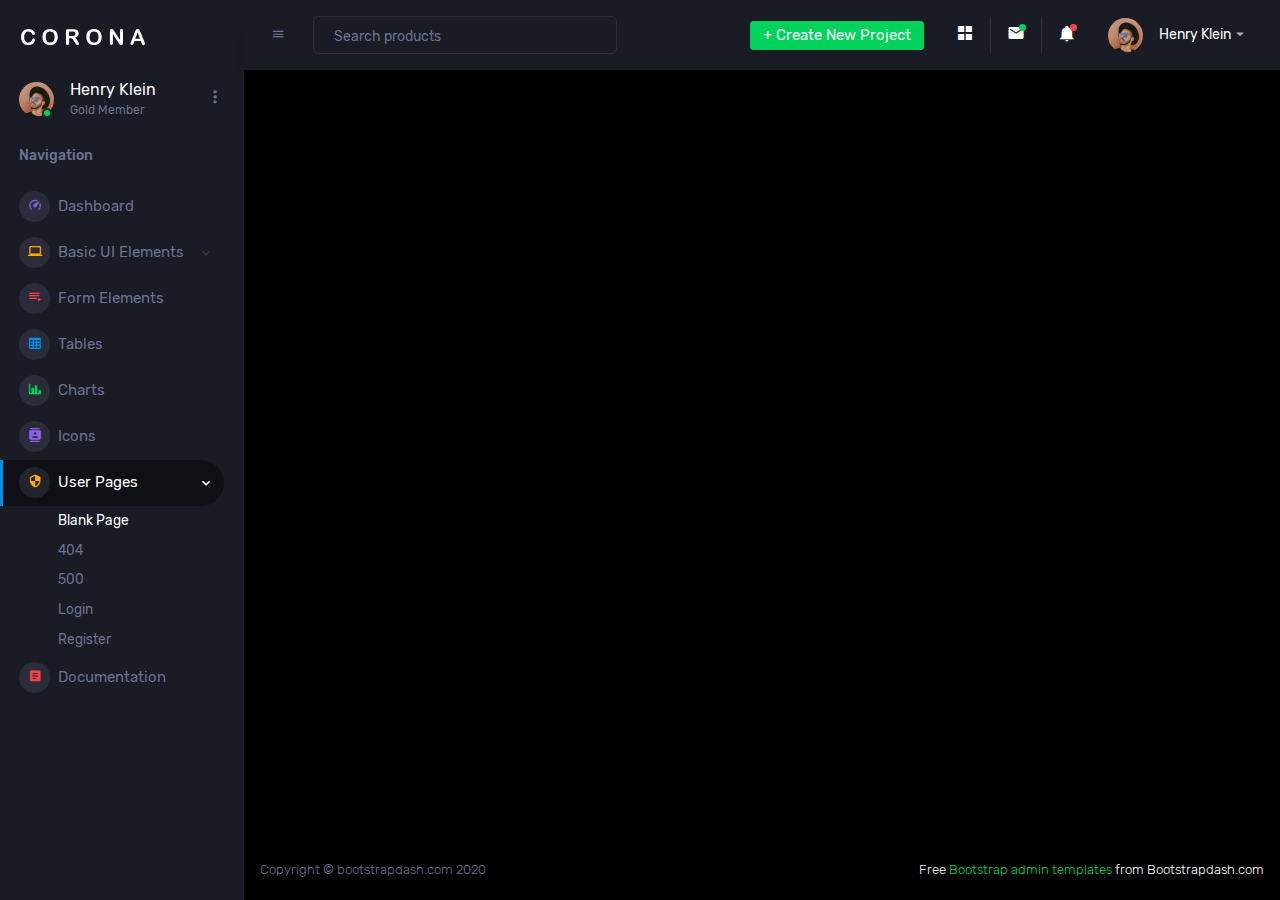
<file: admin/pages/samples/blank-page.html>
<!DOCTYPE html>
<html lang="en">
  <head>
    <!-- Required meta tags -->
    <meta charset="utf-8">
    <meta name="viewport" content="width=device-width, initial-scale=1, shrink-to-fit=no">
    <title>Corona Admin</title>
    <!-- plugins:css -->
    <link rel="stylesheet" href="../../assets/vendors/mdi/css/materialdesignicons.min.css">
    <link rel="stylesheet" href="../../assets/vendors/css/vendor.bundle.base.css">
    <!-- endinject -->
    <!-- Plugin css for this page -->
    <!-- End Plugin css for this page -->
    <!-- inject:css -->
    <!-- endinject -->
    <!-- Layout styles -->
    <link rel="stylesheet" href="../../assets/css/style.css">
    <!-- End layout styles -->
    <link rel="shortcut icon" href="../../assets/images/favicon.png" />
  </head>
  <body>
    <div class="container-scroller">
      <!-- partial:../../partials/_sidebar.html -->
      <nav class="sidebar sidebar-offcanvas" id="sidebar">
        <div class="sidebar-brand-wrapper d-none d-lg-flex align-items-center justify-content-center fixed-top">
          <a class="sidebar-brand brand-logo" href="../../index.html"><img src="../../assets/images/logo.svg" alt="logo" /></a>
          <a class="sidebar-brand brand-logo-mini" href="../../index.html"><img src="../../assets/images/logo-mini.svg" alt="logo" /></a>
        </div>
        <ul class="nav">
          <li class="nav-item profile">
            <div class="profile-desc">
              <div class="profile-pic">
                <div class="count-indicator">
                  <img class="img-xs rounded-circle " src="../../assets/images/faces/face15.jpg" alt="">
                  <span class="count bg-success"></span>
                </div>
                <div class="profile-name">
                  <h5 class="mb-0 font-weight-normal">Henry Klein</h5>
                  <span>Gold Member</span>
                </div>
              </div>
              <a href="#" id="profile-dropdown" data-toggle="dropdown"><i class="mdi mdi-dots-vertical"></i></a>
              <div class="dropdown-menu dropdown-menu-right sidebar-dropdown preview-list" aria-labelledby="profile-dropdown">
                <a href="#" class="dropdown-item preview-item">
                  <div class="preview-thumbnail">
                    <div class="preview-icon bg-dark rounded-circle">
                      <i class="mdi mdi-settings text-primary"></i>
                    </div>
                  </div>
                  <div class="preview-item-content">
                    <p class="preview-subject ellipsis mb-1 text-small">Account settings</p>
                  </div>
                </a>
                <div class="dropdown-divider"></div>
                <a href="#" class="dropdown-item preview-item">
                  <div class="preview-thumbnail">
                    <div class="preview-icon bg-dark rounded-circle">
                      <i class="mdi mdi-onepassword  text-info"></i>
                    </div>
                  </div>
                  <div class="preview-item-content">
                    <p class="preview-subject ellipsis mb-1 text-small">Change Password</p>
                  </div>
                </a>
                <div class="dropdown-divider"></div>
                <a href="#" class="dropdown-item preview-item">
                  <div class="preview-thumbnail">
                    <div class="preview-icon bg-dark rounded-circle">
                      <i class="mdi mdi-calendar-today text-success"></i>
                    </div>
                  </div>
                  <div class="preview-item-content">
                    <p class="preview-subject ellipsis mb-1 text-small">To-do list</p>
                  </div>
                </a>
              </div>
            </div>
          </li>
          <li class="nav-item nav-category">
            <span class="nav-link">Navigation</span>
          </li>
          <li class="nav-item menu-items">
            <a class="nav-link" href="../../index.html">
              <span class="menu-icon">
                <i class="mdi mdi-speedometer"></i>
              </span>
              <span class="menu-title">Dashboard</span>
            </a>
          </li>
          <li class="nav-item menu-items">
            <a class="nav-link" data-toggle="collapse" href="#ui-basic" aria-expanded="false" aria-controls="ui-basic">
              <span class="menu-icon">
                <i class="mdi mdi-laptop"></i>
              </span>
              <span class="menu-title">Basic UI Elements</span>
              <i class="menu-arrow"></i>
            </a>
            <div class="collapse" id="ui-basic">
              <ul class="nav flex-column sub-menu">
                <li class="nav-item"> <a class="nav-link" href="../../pages/ui-features/buttons.html">Buttons</a></li>
                <li class="nav-item"> <a class="nav-link" href="../../pages/ui-features/dropdowns.html">Dropdowns</a></li>
                <li class="nav-item"> <a class="nav-link" href="../../pages/ui-features/typography.html">Typography</a></li>
              </ul>
            </div>
          </li>
          <li class="nav-item menu-items">
            <a class="nav-link" href="../../pages/forms/basic_elements.html">
              <span class="menu-icon">
                <i class="mdi mdi-playlist-play"></i>
              </span>
              <span class="menu-title">Form Elements</span>
            </a>
          </li>
          <li class="nav-item menu-items">
            <a class="nav-link" href="../../pages/tables/basic-table.html">
              <span class="menu-icon">
                <i class="mdi mdi-table-large"></i>
              </span>
              <span class="menu-title">Tables</span>
            </a>
          </li>
          <li class="nav-item menu-items">
            <a class="nav-link" href="../../pages/charts/chartjs.html">
              <span class="menu-icon">
                <i class="mdi mdi-chart-bar"></i>
              </span>
              <span class="menu-title">Charts</span>
            </a>
          </li>
          <li class="nav-item menu-items">
            <a class="nav-link" href="../../pages/icons/mdi.html">
              <span class="menu-icon">
                <i class="mdi mdi-contacts"></i>
              </span>
              <span class="menu-title">Icons</span>
            </a>
          </li>
          <li class="nav-item menu-items">
            <a class="nav-link" data-toggle="collapse" href="#auth" aria-expanded="false" aria-controls="auth">
              <span class="menu-icon">
                <i class="mdi mdi-security"></i>
              </span>
              <span class="menu-title">User Pages</span>
              <i class="menu-arrow"></i>
            </a>
            <div class="collapse" id="auth">
              <ul class="nav flex-column sub-menu">
                <li class="nav-item"> <a class="nav-link" href="../../pages/samples/blank-page.html"> Blank Page </a></li>
                <li class="nav-item"> <a class="nav-link" href="../../pages/samples/error-404.html"> 404 </a></li>
                <li class="nav-item"> <a class="nav-link" href="../../pages/samples/error-500.html"> 500 </a></li>
                <li class="nav-item"> <a class="nav-link" href="../../pages/samples/login.html"> Login </a></li>
                <li class="nav-item"> <a class="nav-link" href="../../pages/samples/register.html"> Register </a></li>
              </ul>
            </div>
          </li>
          <li class="nav-item menu-items">
            <a class="nav-link" href="http://www.bootstrapdash.com/demo/corona-free/jquery/documentation/documentation.html">
              <span class="menu-icon">
                <i class="mdi mdi-file-document-box"></i>
              </span>
              <span class="menu-title">Documentation</span>
            </a>
          </li>
        </ul>
      </nav>
      <!-- partial -->
      <div class="container-fluid page-body-wrapper">
        <!-- partial:../../partials/_navbar.html -->
        <nav class="navbar p-0 fixed-top d-flex flex-row">
          <div class="navbar-brand-wrapper d-flex d-lg-none align-items-center justify-content-center">
            <a class="navbar-brand brand-logo-mini" href="../../index.html"><img src="../../assets/images/logo-mini.svg" alt="logo" /></a>
          </div>
          <div class="navbar-menu-wrapper flex-grow d-flex align-items-stretch">
            <button class="navbar-toggler navbar-toggler align-self-center" type="button" data-toggle="minimize">
              <span class="mdi mdi-menu"></span>
            </button>
            <ul class="navbar-nav w-100">
              <li class="nav-item w-100">
                <form class="nav-link mt-2 mt-md-0 d-none d-lg-flex search">
                  <input type="text" class="form-control" placeholder="Search products">
                </form>
              </li>
            </ul>
            <ul class="navbar-nav navbar-nav-right">
              <li class="nav-item dropdown d-none d-lg-block">
                <a class="nav-link btn btn-success create-new-button" id="createbuttonDropdown" data-toggle="dropdown" aria-expanded="false" href="#">+ Create New Project</a>
                <div class="dropdown-menu dropdown-menu-right navbar-dropdown preview-list" aria-labelledby="createbuttonDropdown">
                  <h6 class="p-3 mb-0">Projects</h6>
                  <div class="dropdown-divider"></div>
                  <a class="dropdown-item preview-item">
                    <div class="preview-thumbnail">
                      <div class="preview-icon bg-dark rounded-circle">
                        <i class="mdi mdi-file-outline text-primary"></i>
                      </div>
                    </div>
                    <div class="preview-item-content">
                      <p class="preview-subject ellipsis mb-1">Software Development</p>
                    </div>
                  </a>
                  <div class="dropdown-divider"></div>
                  <a class="dropdown-item preview-item">
                    <div class="preview-thumbnail">
                      <div class="preview-icon bg-dark rounded-circle">
                        <i class="mdi mdi-web text-info"></i>
                      </div>
                    </div>
                    <div class="preview-item-content">
                      <p class="preview-subject ellipsis mb-1">UI Development</p>
                    </div>
                  </a>
                  <div class="dropdown-divider"></div>
                  <a class="dropdown-item preview-item">
                    <div class="preview-thumbnail">
                      <div class="preview-icon bg-dark rounded-circle">
                        <i class="mdi mdi-layers text-danger"></i>
                      </div>
                    </div>
                    <div class="preview-item-content">
                      <p class="preview-subject ellipsis mb-1">Software Testing</p>
                    </div>
                  </a>
                  <div class="dropdown-divider"></div>
                  <p class="p-3 mb-0 text-center">See all projects</p>
                </div>
              </li>
              <li class="nav-item nav-settings d-none d-lg-block">
                <a class="nav-link" href="#">
                  <i class="mdi mdi-view-grid"></i>
                </a>
              </li>
              <li class="nav-item dropdown border-left">
                <a class="nav-link count-indicator dropdown-toggle" id="messageDropdown" href="#" data-toggle="dropdown" aria-expanded="false">
                  <i class="mdi mdi-email"></i>
                  <span class="count bg-success"></span>
                </a>
                <div class="dropdown-menu dropdown-menu-right navbar-dropdown preview-list" aria-labelledby="messageDropdown">
                  <h6 class="p-3 mb-0">Messages</h6>
                  <div class="dropdown-divider"></div>
                  <a class="dropdown-item preview-item">
                    <div class="preview-thumbnail">
                      <img src="../../assets/images/faces/face4.jpg" alt="image" class="rounded-circle profile-pic">
                    </div>
                    <div class="preview-item-content">
                      <p class="preview-subject ellipsis mb-1">Mark send you a message</p>
                      <p class="text-muted mb-0"> 1 Minutes ago </p>
                    </div>
                  </a>
                  <div class="dropdown-divider"></div>
                  <a class="dropdown-item preview-item">
                    <div class="preview-thumbnail">
                      <img src="../../assets/images/faces/face2.jpg" alt="image" class="rounded-circle profile-pic">
                    </div>
                    <div class="preview-item-content">
                      <p class="preview-subject ellipsis mb-1">Cregh send you a message</p>
                      <p class="text-muted mb-0"> 15 Minutes ago </p>
                    </div>
                  </a>
                  <div class="dropdown-divider"></div>
                  <a class="dropdown-item preview-item">
                    <div class="preview-thumbnail">
                      <img src="../../assets/images/faces/face3.jpg" alt="image" class="rounded-circle profile-pic">
                    </div>
                    <div class="preview-item-content">
                      <p class="preview-subject ellipsis mb-1">Profile picture updated</p>
                      <p class="text-muted mb-0"> 18 Minutes ago </p>
                    </div>
                  </a>
                  <div class="dropdown-divider"></div>
                  <p class="p-3 mb-0 text-center">4 new messages</p>
                </div>
              </li>
              <li class="nav-item dropdown border-left">
                <a class="nav-link count-indicator dropdown-toggle" id="notificationDropdown" href="#" data-toggle="dropdown">
                  <i class="mdi mdi-bell"></i>
                  <span class="count bg-danger"></span>
                </a>
                <div class="dropdown-menu dropdown-menu-right navbar-dropdown preview-list" aria-labelledby="notificationDropdown">
                  <h6 class="p-3 mb-0">Notifications</h6>
                  <div class="dropdown-divider"></div>
                  <a class="dropdown-item preview-item">
                    <div class="preview-thumbnail">
                      <div class="preview-icon bg-dark rounded-circle">
                        <i class="mdi mdi-calendar text-success"></i>
                      </div>
                    </div>
                    <div class="preview-item-content">
                      <p class="preview-subject mb-1">Event today</p>
                      <p class="text-muted ellipsis mb-0"> Just a reminder that you have an event today </p>
                    </div>
                  </a>
                  <div class="dropdown-divider"></div>
                  <a class="dropdown-item preview-item">
                    <div class="preview-thumbnail">
                      <div class="preview-icon bg-dark rounded-circle">
                        <i class="mdi mdi-settings text-danger"></i>
                      </div>
                    </div>
                    <div class="preview-item-content">
                      <p class="preview-subject mb-1">Settings</p>
                      <p class="text-muted ellipsis mb-0"> Update dashboard </p>
                    </div>
                  </a>
                  <div class="dropdown-divider"></div>
                  <a class="dropdown-item preview-item">
                    <div class="preview-thumbnail">
                      <div class="preview-icon bg-dark rounded-circle">
                        <i class="mdi mdi-link-variant text-warning"></i>
                      </div>
                    </div>
                    <div class="preview-item-content">
                      <p class="preview-subject mb-1">Launch Admin</p>
                      <p class="text-muted ellipsis mb-0"> New admin wow! </p>
                    </div>
                  </a>
                  <div class="dropdown-divider"></div>
                  <p class="p-3 mb-0 text-center">See all notifications</p>
                </div>
              </li>
              <li class="nav-item dropdown">
                <a class="nav-link" id="profileDropdown" href="#" data-toggle="dropdown">
                  <div class="navbar-profile">
                    <img class="img-xs rounded-circle" src="../../assets/images/faces/face15.jpg" alt="">
                    <p class="mb-0 d-none d-sm-block navbar-profile-name">Henry Klein</p>
                    <i class="mdi mdi-menu-down d-none d-sm-block"></i>
                  </div>
                </a>
                <div class="dropdown-menu dropdown-menu-right navbar-dropdown preview-list" aria-labelledby="profileDropdown">
                  <h6 class="p-3 mb-0">Profile</h6>
                  <div class="dropdown-divider"></div>
                  <a class="dropdown-item preview-item">
                    <div class="preview-thumbnail">
                      <div class="preview-icon bg-dark rounded-circle">
                        <i class="mdi mdi-settings text-success"></i>
                      </div>
                    </div>
                    <div class="preview-item-content">
                      <p class="preview-subject mb-1">Settings</p>
                    </div>
                  </a>
                  <div class="dropdown-divider"></div>
                  <a class="dropdown-item preview-item">
                    <div class="preview-thumbnail">
                      <div class="preview-icon bg-dark rounded-circle">
                        <i class="mdi mdi-logout text-danger"></i>
                      </div>
                    </div>
                    <div class="preview-item-content">
                      <p class="preview-subject mb-1">Log out</p>
                    </div>
                  </a>
                  <div class="dropdown-divider"></div>
                  <p class="p-3 mb-0 text-center">Advanced settings</p>
                </div>
              </li>
            </ul>
            <button class="navbar-toggler navbar-toggler-right d-lg-none align-self-center" type="button" data-toggle="offcanvas">
              <span class="mdi mdi-format-line-spacing"></span>
            </button>
          </div>
        </nav>
        <!-- partial -->
        <div class="main-panel">
          <div class="content-wrapper">
          </div>
          <!-- content-wrapper ends -->
          <!-- partial:../../partials/_footer.html -->
          <footer class="footer">
            <div class="d-sm-flex justify-content-center justify-content-sm-between">
              <span class="text-muted d-block text-center text-sm-left d-sm-inline-block">Copyright © bootstrapdash.com 2020</span>
              <span class="float-none float-sm-right d-block mt-1 mt-sm-0 text-center"> Free <a href="https://www.bootstrapdash.com/bootstrap-admin-template/" target="_blank">Bootstrap admin templates</a> from Bootstrapdash.com</span>
            </div>
          </footer>
          <!-- partial -->
        </div>
        <!-- main-panel ends -->
      </div>
      <!-- page-body-wrapper ends -->
    </div>
    <!-- container-scroller -->
    <!-- plugins:js -->
    <script src="../../assets/vendors/js/vendor.bundle.base.js"></script>
    <!-- endinject -->
    <!-- Plugin js for this page -->
    <!-- End plugin js for this page -->
    <!-- inject:js -->
    <script src="../../assets/js/off-canvas.js"></script>
    <script src="../../assets/js/hoverable-collapse.js"></script>
    <script src="../../assets/js/misc.js"></script>
    <script src="../../assets/js/settings.js"></script>
    <script src="../../assets/js/todolist.js"></script>
    <!-- endinject -->
    <!-- Custom js for this page -->
    <!-- End custom js for this page -->
  </body>
</html>
</file>
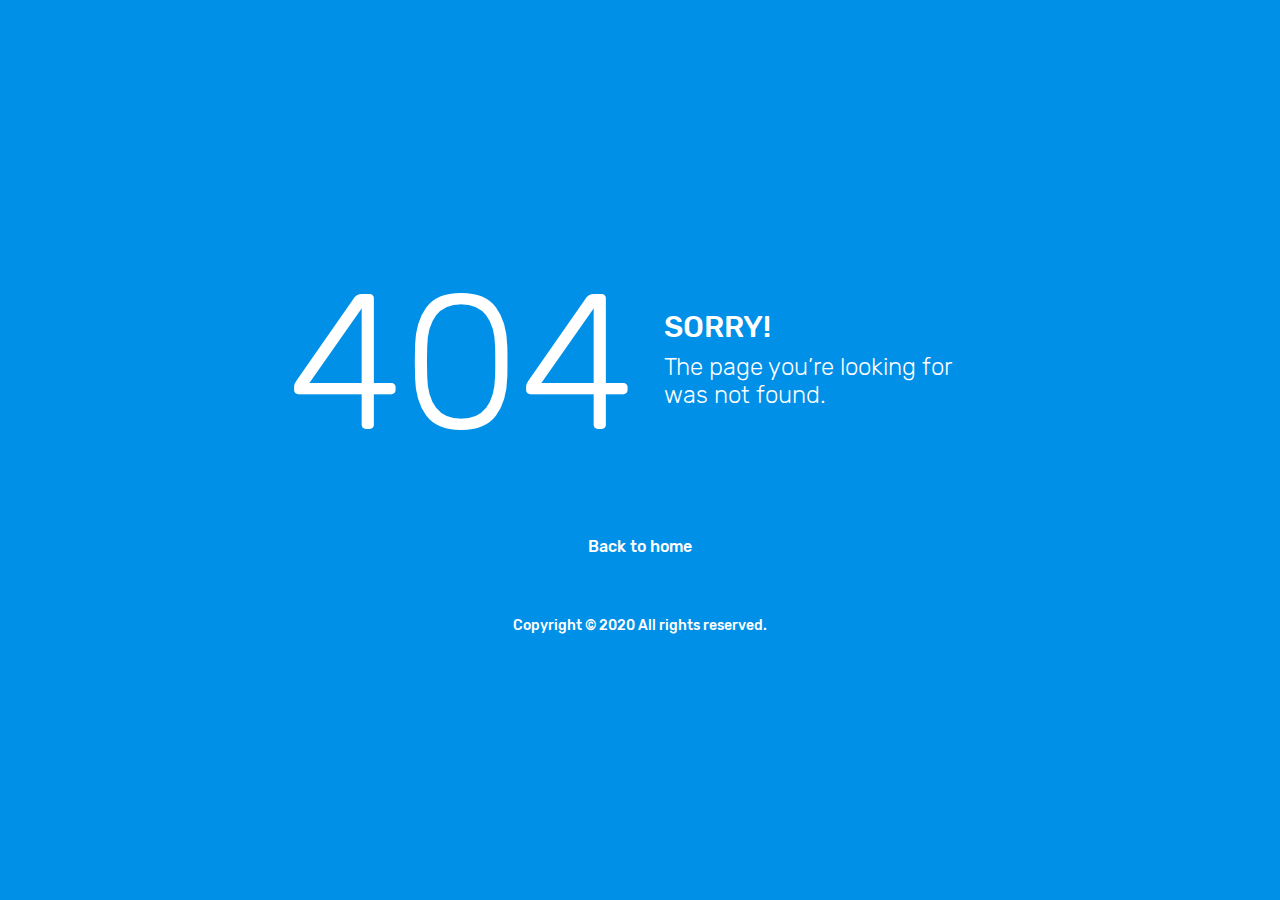
<file: admin/pages/samples/error-404.html>
<!DOCTYPE html>
<html lang="en">
  <head>
    <!-- Required meta tags -->
    <meta charset="utf-8">
    <meta name="viewport" content="width=device-width, initial-scale=1, shrink-to-fit=no">
    <title>Corona Admin</title>
    <!-- plugins:css -->
    <link rel="stylesheet" href="../../assets/vendors/mdi/css/materialdesignicons.min.css">
    <link rel="stylesheet" href="../../assets/vendors/css/vendor.bundle.base.css">
    <!-- endinject -->
    <!-- Plugin css for this page -->
    <!-- End Plugin css for this page -->
    <!-- inject:css -->
    <!-- endinject -->
    <!-- Layout styles -->
    <link rel="stylesheet" href="../../assets/css/style.css">
    <!-- End layout styles -->
    <link rel="shortcut icon" href="../../assets/images/favicon.png" />
  </head>
  <body>
    <div class="container-scroller">
      <div class="container-fluid page-body-wrapper full-page-wrapper">
        <div class="content-wrapper d-flex align-items-center text-center error-page bg-primary">
          <div class="row flex-grow">
            <div class="col-lg-7 mx-auto text-white">
              <div class="row align-items-center d-flex flex-row">
                <div class="col-lg-6 text-lg-right pr-lg-4">
                  <h1 class="display-1 mb-0">404</h1>
                </div>
                <div class="col-lg-6 error-page-divider text-lg-left pl-lg-4">
                  <h2>SORRY!</h2>
                  <h3 class="font-weight-light">The page you’re looking for was not found.</h3>
                </div>
              </div>
              <div class="row mt-5">
                <div class="col-12 text-center mt-xl-2">
                  <a class="text-white font-weight-medium" href="../../index.html">Back to home</a>
                </div>
              </div>
              <div class="row mt-5">
                <div class="col-12 mt-xl-2">
                  <p class="text-white font-weight-medium text-center">Copyright &copy; 2020 All rights reserved.</p>
                </div>
              </div>
            </div>
          </div>
        </div>
        <!-- content-wrapper ends -->
      </div>
      <!-- page-body-wrapper ends -->
    </div>
    <!-- container-scroller -->
    <!-- plugins:js -->
    <script src="../../assets/vendors/js/vendor.bundle.base.js"></script>
    <!-- endinject -->
    <!-- Plugin js for this page -->
    <!-- End plugin js for this page -->
    <!-- inject:js -->
    <script src="../../assets/js/off-canvas.js"></script>
    <script src="../../assets/js/hoverable-collapse.js"></script>
    <script src="../../assets/js/misc.js"></script>
    <script src="../../assets/js/settings.js"></script>
    <script src="../../assets/js/todolist.js"></script>
    <!-- endinject -->
  </body>
</html>
</file>
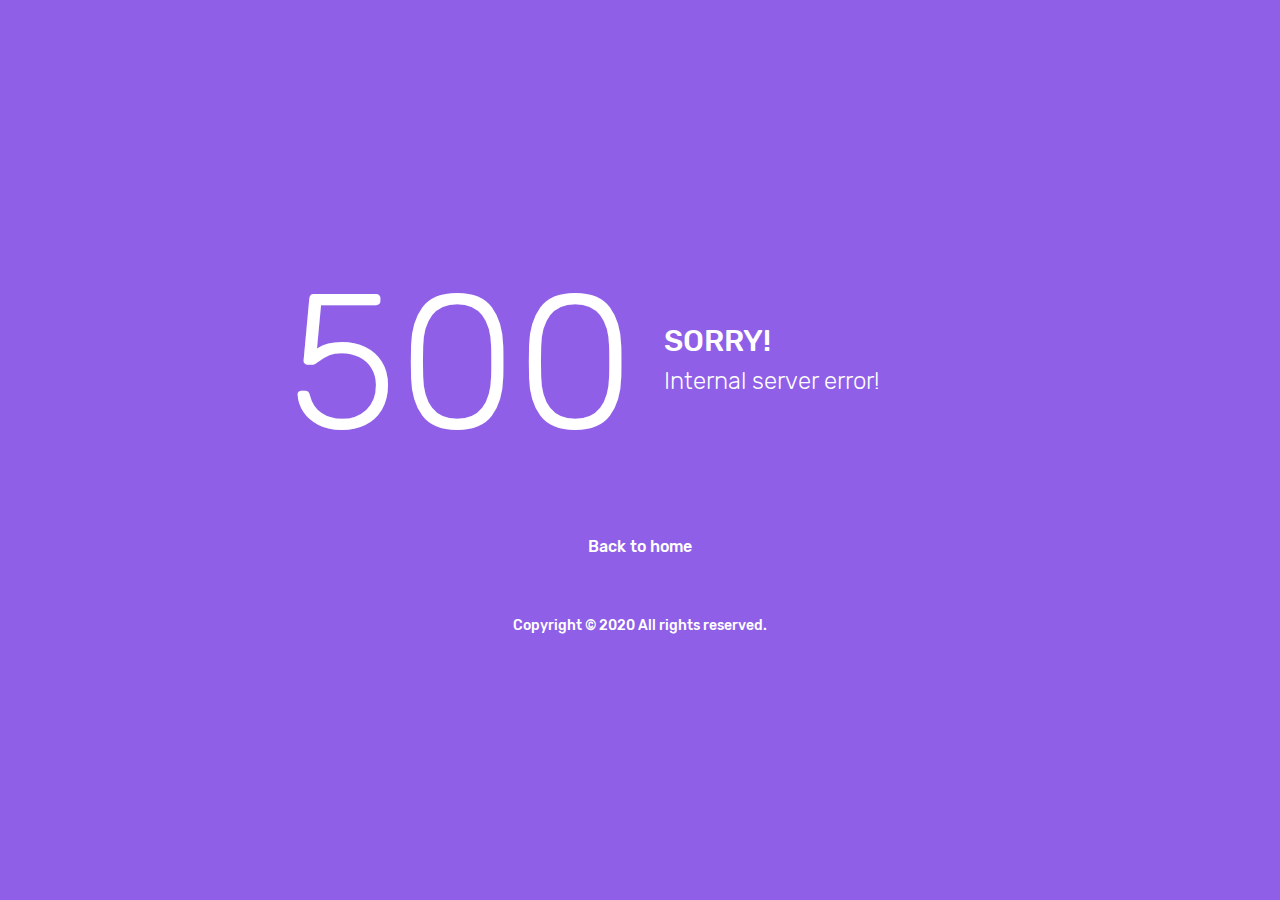
<file: admin/pages/samples/error-500.html>
<!DOCTYPE html>
<html lang="en">
  <head>
    <!-- Required meta tags -->
    <meta charset="utf-8">
    <meta name="viewport" content="width=device-width, initial-scale=1, shrink-to-fit=no">
    <title>Corona Admin</title>
    <!-- plugins:css -->
    <link rel="stylesheet" href="../../assets/vendors/mdi/css/materialdesignicons.min.css">
    <link rel="stylesheet" href="../../assets/vendors/css/vendor.bundle.base.css">
    <!-- endinject -->
    <!-- Plugin css for this page -->
    <!-- End Plugin css for this page -->
    <!-- inject:css -->
    <!-- endinject -->
    <!-- Layout styles -->
    <link rel="stylesheet" href="../../assets/css/style.css">
    <!-- End layout styles -->
    <link rel="shortcut icon" href="../../assets/images/favicon.png" />
  </head>
  <body>
    <div class="container-scroller">
      <div class="container-fluid page-body-wrapper full-page-wrapper">
        <div class="content-wrapper d-flex align-items-center text-center error-page bg-info">
          <div class="row flex-grow">
            <div class="col-lg-7 mx-auto text-white">
              <div class="row align-items-center d-flex flex-row">
                <div class="col-lg-6 text-lg-right pr-lg-4">
                  <h1 class="display-1 mb-0">500</h1>
                </div>
                <div class="col-lg-6 error-page-divider text-lg-left pl-lg-4">
                  <h2>SORRY!</h2>
                  <h3 class="font-weight-light">Internal server error!</h3>
                </div>
              </div>
              <div class="row mt-5">
                <div class="col-12 text-center mt-xl-2">
                  <a class="text-white font-weight-medium" href="../../index.html">Back to home</a>
                </div>
              </div>
              <div class="row mt-5">
                <div class="col-12 mt-xl-2">
                  <p class="text-white font-weight-medium text-center">Copyright &copy; 2020 All rights reserved.</p>
                </div>
              </div>
            </div>
          </div>
        </div>
        <!-- content-wrapper ends -->
      </div>
      <!-- page-body-wrapper ends -->
    </div>
    <!-- container-scroller -->
    <!-- plugins:js -->
    <script src="../../assets/vendors/js/vendor.bundle.base.js"></script>
    <!-- endinject -->
    <!-- Plugin js for this page -->
    <!-- End plugin js for this page -->
    <!-- inject:js -->
    <script src="../../assets/js/off-canvas.js"></script>
    <script src="../../assets/js/hoverable-collapse.js"></script>
    <script src="../../assets/js/misc.js"></script>
    <script src="../../assets/js/settings.js"></script>
    <script src="../../assets/js/todolist.js"></script>
    <!-- endinject -->
  </body>
</html>
</file>
<file: admin/assets/vendors/css/vendor.bundle.base.css>
/*
 * Container style
 */
.ps {
  overflow: hidden !important;
  overflow-anchor: none;
  -ms-overflow-style: none;
  touch-action: auto;
  -ms-touch-action: auto;
}

/*
 * Scrollbar rail styles
 */
.ps__rail-x {
  display: none;
  opacity: 0;
  transition: background-color .2s linear, opacity .2s linear;
  -webkit-transition: background-color .2s linear, opacity .2s linear;
  height: 15px;
  /* there must be 'bottom' or 'top' for ps__rail-x */
  bottom: 0px;
  /* please don't change 'position' */
  position: absolute;
}

.ps__rail-y {
  display: none;
  opacity: 0;
  transition: background-color .2s linear, opacity .2s linear;
  -webkit-transition: background-color .2s linear, opacity .2s linear;
  width: 15px;
  /* there must be 'right' or 'left' for ps__rail-y */
  right: 0;
  /* please don't change 'position' */
  position: absolute;
}

.ps--active-x > .ps__rail-x,
.ps--active-y > .ps__rail-y {
  display: block;
  background-color: transparent;
}

.ps:hover > .ps__rail-x,
.ps:hover > .ps__rail-y,
.ps--focus > .ps__rail-x,
.ps--focus > .ps__rail-y,
.ps--scrolling-x > .ps__rail-x,
.ps--scrolling-y > .ps__rail-y {
  opacity: 0.6;
}

.ps .ps__rail-x:hover,
.ps .ps__rail-y:hover,
.ps .ps__rail-x:focus,
.ps .ps__rail-y:focus,
.ps .ps__rail-x.ps--clicking,
.ps .ps__rail-y.ps--clicking {
  background-color: #eee;
  opacity: 0.9;
}

/*
 * Scrollbar thumb styles
 */
.ps__thumb-x {
  background-color: #aaa;
  border-radius: 6px;
  transition: background-color .2s linear, height .2s ease-in-out;
  -webkit-transition: background-color .2s linear, height .2s ease-in-out;
  height: 6px;
  /* there must be 'bottom' for ps__thumb-x */
  bottom: 2px;
  /* please don't change 'position' */
  position: absolute;
}

.ps__thumb-y {
  background-color: #aaa;
  border-radius: 6px;
  transition: background-color .2s linear, width .2s ease-in-out;
  -webkit-transition: background-color .2s linear, width .2s ease-in-out;
  width: 6px;
  /* there must be 'right' for ps__thumb-y */
  right: 2px;
  /* please don't change 'position' */
  position: absolute;
}

.ps__rail-x:hover > .ps__thumb-x,
.ps__rail-x:focus > .ps__thumb-x,
.ps__rail-x.ps--clicking .ps__thumb-x {
  background-color: #999;
  height: 11px;
}

.ps__rail-y:hover > .ps__thumb-y,
.ps__rail-y:focus > .ps__thumb-y,
.ps__rail-y.ps--clicking .ps__thumb-y {
  background-color: #999;
  width: 11px;
}

/* MS supports */
@supports (-ms-overflow-style: none) {
  .ps {
    overflow: auto !important;
  }
}

@media screen and (-ms-high-contrast: active), (-ms-high-contrast: none) {
  .ps {
    overflow: auto !important;
  }
}
</file>
<file: admin/assets/vendors/flag-icon-css/css/flag-icon.min.css>
.flag-icon-background{background-size:contain;background-position:50%;background-repeat:no-repeat}.flag-icon{background-size:contain;background-position:50%;background-repeat:no-repeat;position:relative;display:inline-block;width:1.33333333em;line-height:1em}.flag-icon:before{content:'\00a0'}.flag-icon.flag-icon-squared{width:1em}.flag-icon-ad{background-image:url(../flags/4x3/ad.svg)}.flag-icon-ad.flag-icon-squared{background-image:url(../flags/1x1/ad.svg)}.flag-icon-ae{background-image:url(../flags/4x3/ae.svg)}.flag-icon-ae.flag-icon-squared{background-image:url(../flags/1x1/ae.svg)}.flag-icon-af{background-image:url(../flags/4x3/af.svg)}.flag-icon-af.flag-icon-squared{background-image:url(../flags/1x1/af.svg)}.flag-icon-ag{background-image:url(../flags/4x3/ag.svg)}.flag-icon-ag.flag-icon-squared{background-image:url(../flags/1x1/ag.svg)}.flag-icon-ai{background-image:url(../flags/4x3/ai.svg)}.flag-icon-ai.flag-icon-squared{background-image:url(../flags/1x1/ai.svg)}.flag-icon-al{background-image:url(../flags/4x3/al.svg)}.flag-icon-al.flag-icon-squared{background-image:url(../flags/1x1/al.svg)}.flag-icon-am{background-image:url(../flags/4x3/am.svg)}.flag-icon-am.flag-icon-squared{background-image:url(../flags/1x1/am.svg)}.flag-icon-ao{background-image:url(../flags/4x3/ao.svg)}.flag-icon-ao.flag-icon-squared{background-image:url(../flags/1x1/ao.svg)}.flag-icon-aq{background-image:url(../flags/4x3/aq.svg)}.flag-icon-aq.flag-icon-squared{background-image:url(../flags/1x1/aq.svg)}.flag-icon-ar{background-image:url(../flags/4x3/ar.svg)}.flag-icon-ar.flag-icon-squared{background-image:url(../flags/1x1/ar.svg)}.flag-icon-as{background-image:url(../flags/4x3/as.svg)}.flag-icon-as.flag-icon-squared{background-image:url(../flags/1x1/as.svg)}.flag-icon-at{background-image:url(../flags/4x3/at.svg)}.flag-icon-at.flag-icon-squared{background-image:url(../flags/1x1/at.svg)}.flag-icon-au{background-image:url(../flags/4x3/au.svg)}.flag-icon-au.flag-icon-squared{background-image:url(../flags/1x1/au.svg)}.flag-icon-aw{background-image:url(../flags/4x3/aw.svg)}.flag-icon-aw.flag-icon-squared{background-image:url(../flags/1x1/aw.svg)}.flag-icon-ax{background-image:url(../flags/4x3/ax.svg)}.flag-icon-ax.flag-icon-squared{background-image:url(../flags/1x1/ax.svg)}.flag-icon-az{background-image:url(../flags/4x3/az.svg)}.flag-icon-az.flag-icon-squared{background-image:url(../flags/1x1/az.svg)}.flag-icon-ba{background-image:url(../flags/4x3/ba.svg)}.flag-icon-ba.flag-icon-squared{background-image:url(../flags/1x1/ba.svg)}.flag-icon-bb{background-image:url(../flags/4x3/bb.svg)}.flag-icon-bb.flag-icon-squared{background-image:url(../flags/1x1/bb.svg)}.flag-icon-bd{background-image:url(../flags/4x3/bd.svg)}.flag-icon-bd.flag-icon-squared{background-image:url(../flags/1x1/bd.svg)}.flag-icon-be{background-image:url(../flags/4x3/be.svg)}.flag-icon-be.flag-icon-squared{background-image:url(../flags/1x1/be.svg)}.flag-icon-bf{background-image:url(../flags/4x3/bf.svg)}.flag-icon-bf.flag-icon-squared{background-image:url(../flags/1x1/bf.svg)}.flag-icon-bg{background-image:url(../flags/4x3/bg.svg)}.flag-icon-bg.flag-icon-squared{background-image:url(../flags/1x1/bg.svg)}.flag-icon-bh{background-image:url(../flags/4x3/bh.svg)}.flag-icon-bh.flag-icon-squared{background-image:url(../flags/1x1/bh.svg)}.flag-icon-bi{background-image:url(../flags/4x3/bi.svg)}.flag-icon-bi.flag-icon-squared{background-image:url(../flags/1x1/bi.svg)}.flag-icon-bj{background-image:url(../flags/4x3/bj.svg)}.flag-icon-bj.flag-icon-squared{background-image:url(../flags/1x1/bj.svg)}.flag-icon-bl{background-image:url(../flags/4x3/bl.svg)}.flag-icon-bl.flag-icon-squared{background-image:url(../flags/1x1/bl.svg)}.flag-icon-bm{background-image:url(../flags/4x3/bm.svg)}.flag-icon-bm.flag-icon-squared{background-image:url(../flags/1x1/bm.svg)}.flag-icon-bn{background-image:url(../flags/4x3/bn.svg)}.flag-icon-bn.flag-icon-squared{background-image:url(../flags/1x1/bn.svg)}.flag-icon-bo{background-image:url(../flags/4x3/bo.svg)}.flag-icon-bo.flag-icon-squared{background-image:url(../flags/1x1/bo.svg)}.flag-icon-bq{background-image:url(../flags/4x3/bq.svg)}.flag-icon-bq.flag-icon-squared{background-image:url(../flags/1x1/bq.svg)}.flag-icon-br{background-image:url(../flags/4x3/br.svg)}.flag-icon-br.flag-icon-squared{background-image:url(../flags/1x1/br.svg)}.flag-icon-bs{background-image:url(../flags/4x3/bs.svg)}.flag-icon-bs.flag-icon-squared{background-image:url(../flags/1x1/bs.svg)}.flag-icon-bt{background-image:url(../flags/4x3/bt.svg)}.flag-icon-bt.flag-icon-squared{background-image:url(../flags/1x1/bt.svg)}.flag-icon-bv{background-image:url(../flags/4x3/bv.svg)}.flag-icon-bv.flag-icon-squared{background-image:url(../flags/1x1/bv.svg)}.flag-icon-bw{background-image:url(../flags/4x3/bw.svg)}.flag-icon-bw.flag-icon-squared{background-image:url(../flags/1x1/bw.svg)}.flag-icon-by{background-image:url(../flags/4x3/by.svg)}.flag-icon-by.flag-icon-squared{background-image:url(../flags/1x1/by.svg)}.flag-icon-bz{background-image:url(../flags/4x3/bz.svg)}.flag-icon-bz.flag-icon-squared{background-image:url(../flags/1x1/bz.svg)}.flag-icon-ca{background-image:url(../flags/4x3/ca.svg)}.flag-icon-ca.flag-icon-squared{background-image:url(../flags/1x1/ca.svg)}.flag-icon-cc{background-image:url(../flags/4x3/cc.svg)}.flag-icon-cc.flag-icon-squared{background-image:url(../flags/1x1/cc.svg)}.flag-icon-cd{background-image:url(../flags/4x3/cd.svg)}.flag-icon-cd.flag-icon-squared{background-image:url(../flags/1x1/cd.svg)}.flag-icon-cf{background-image:url(../flags/4x3/cf.svg)}.flag-icon-cf.flag-icon-squared{background-image:url(../flags/1x1/cf.svg)}.flag-icon-cg{background-image:url(../flags/4x3/cg.svg)}.flag-icon-cg.flag-icon-squared{background-image:url(../flags/1x1/cg.svg)}.flag-icon-ch{background-image:url(../flags/4x3/ch.svg)}.flag-icon-ch.flag-icon-squared{background-image:url(../flags/1x1/ch.svg)}.flag-icon-ci{background-image:url(../flags/4x3/ci.svg)}.flag-icon-ci.flag-icon-squared{background-image:url(../flags/1x1/ci.svg)}.flag-icon-ck{background-image:url(../flags/4x3/ck.svg)}.flag-icon-ck.flag-icon-squared{background-image:url(../flags/1x1/ck.svg)}.flag-icon-cl{background-image:url(../flags/4x3/cl.svg)}.flag-icon-cl.flag-icon-squared{background-image:url(../flags/1x1/cl.svg)}.flag-icon-cm{background-image:url(../flags/4x3/cm.svg)}.flag-icon-cm.flag-icon-squared{background-image:url(../flags/1x1/cm.svg)}.flag-icon-cn{background-image:url(../flags/4x3/cn.svg)}.flag-icon-cn.flag-icon-squared{background-image:url(../flags/1x1/cn.svg)}.flag-icon-co{background-image:url(../flags/4x3/co.svg)}.flag-icon-co.flag-icon-squared{background-image:url(../flags/1x1/co.svg)}.flag-icon-cr{background-image:url(../flags/4x3/cr.svg)}.flag-icon-cr.flag-icon-squared{background-image:url(../flags/1x1/cr.svg)}.flag-icon-cu{background-image:url(../flags/4x3/cu.svg)}.flag-icon-cu.flag-icon-squared{background-image:url(../flags/1x1/cu.svg)}.flag-icon-cv{background-image:url(../flags/4x3/cv.svg)}.flag-icon-cv.flag-icon-squared{background-image:url(../flags/1x1/cv.svg)}.flag-icon-cw{background-image:url(../flags/4x3/cw.svg)}.flag-icon-cw.flag-icon-squared{background-image:url(../flags/1x1/cw.svg)}.flag-icon-cx{background-image:url(../flags/4x3/cx.svg)}.flag-icon-cx.flag-icon-squared{background-image:url(../flags/1x1/cx.svg)}.flag-icon-cy{background-image:url(../flags/4x3/cy.svg)}.flag-icon-cy.flag-icon-squared{background-image:url(../flags/1x1/cy.svg)}.flag-icon-cz{background-image:url(../flags/4x3/cz.svg)}.flag-icon-cz.flag-icon-squared{background-image:url(../flags/1x1/cz.svg)}.flag-icon-de{background-image:url(../flags/4x3/de.svg)}.flag-icon-de.flag-icon-squared{background-image:url(../flags/1x1/de.svg)}.flag-icon-dj{background-image:url(../flags/4x3/dj.svg)}.flag-icon-dj.flag-icon-squared{background-image:url(../flags/1x1/dj.svg)}.flag-icon-dk{background-image:url(../flags/4x3/dk.svg)}.flag-icon-dk.flag-icon-squared{background-image:url(../flags/1x1/dk.svg)}.flag-icon-dm{background-image:url(../flags/4x3/dm.svg)}.flag-icon-dm.flag-icon-squared{background-image:url(../flags/1x1/dm.svg)}.flag-icon-do{background-image:url(../flags/4x3/do.svg)}.flag-icon-do.flag-icon-squared{background-image:url(../flags/1x1/do.svg)}.flag-icon-dz{background-image:url(../flags/4x3/dz.svg)}.flag-icon-dz.flag-icon-squared{background-image:url(../flags/1x1/dz.svg)}.flag-icon-ec{background-image:url(../flags/4x3/ec.svg)}.flag-icon-ec.flag-icon-squared{background-image:url(../flags/1x1/ec.svg)}.flag-icon-ee{background-image:url(../flags/4x3/ee.svg)}.flag-icon-ee.flag-icon-squared{background-image:url(../flags/1x1/ee.svg)}.flag-icon-eg{background-image:url(../flags/4x3/eg.svg)}.flag-icon-eg.flag-icon-squared{background-image:url(../flags/1x1/eg.svg)}.flag-icon-eh{background-image:url(../flags/4x3/eh.svg)}.flag-icon-eh.flag-icon-squared{background-image:url(../flags/1x1/eh.svg)}.flag-icon-er{background-image:url(../flags/4x3/er.svg)}.flag-icon-er.flag-icon-squared{background-image:url(../flags/1x1/er.svg)}.flag-icon-es{background-image:url(../flags/4x3/es.svg)}.flag-icon-es.flag-icon-squared{background-image:url(../flags/1x1/es.svg)}.flag-icon-et{background-image:url(../flags/4x3/et.svg)}.flag-icon-et.flag-icon-squared{background-image:url(../flags/1x1/et.svg)}.flag-icon-fi{background-image:url(../flags/4x3/fi.svg)}.flag-icon-fi.flag-icon-squared{background-image:url(../flags/1x1/fi.svg)}.flag-icon-fj{background-image:url(../flags/4x3/fj.svg)}.flag-icon-fj.flag-icon-squared{background-image:url(../flags/1x1/fj.svg)}.flag-icon-fk{background-image:url(../flags/4x3/fk.svg)}.flag-icon-fk.flag-icon-squared{background-image:url(../flags/1x1/fk.svg)}.flag-icon-fm{background-image:url(../flags/4x3/fm.svg)}.flag-icon-fm.flag-icon-squared{background-image:url(../flags/1x1/fm.svg)}.flag-icon-fo{background-image:url(../flags/4x3/fo.svg)}.flag-icon-fo.flag-icon-squared{background-image:url(../flags/1x1/fo.svg)}.flag-icon-fr{background-image:url(../flags/4x3/fr.svg)}.flag-icon-fr.flag-icon-squared{background-image:url(../flags/1x1/fr.svg)}.flag-icon-ga{background-image:url(../flags/4x3/ga.svg)}.flag-icon-ga.flag-icon-squared{background-image:url(../flags/1x1/ga.svg)}.flag-icon-gb{background-image:url(../flags/4x3/gb.svg)}.flag-icon-gb.flag-icon-squared{background-image:url(../flags/1x1/gb.svg)}.flag-icon-gd{background-image:url(../flags/4x3/gd.svg)}.flag-icon-gd.flag-icon-squared{background-image:url(../flags/1x1/gd.svg)}.flag-icon-ge{background-image:url(../flags/4x3/ge.svg)}.flag-icon-ge.flag-icon-squared{background-image:url(../flags/1x1/ge.svg)}.flag-icon-gf{background-image:url(../flags/4x3/gf.svg)}.flag-icon-gf.flag-icon-squared{background-image:url(../flags/1x1/gf.svg)}.flag-icon-gg{background-image:url(../flags/4x3/gg.svg)}.flag-icon-gg.flag-icon-squared{background-image:url(../flags/1x1/gg.svg)}.flag-icon-gh{background-image:url(../flags/4x3/gh.svg)}.flag-icon-gh.flag-icon-squared{background-image:url(../flags/1x1/gh.svg)}.flag-icon-gi{background-image:url(../flags/4x3/gi.svg)}.flag-icon-gi.flag-icon-squared{background-image:url(../flags/1x1/gi.svg)}.flag-icon-gl{background-image:url(../flags/4x3/gl.svg)}.flag-icon-gl.flag-icon-squared{background-image:url(../flags/1x1/gl.svg)}.flag-icon-gm{background-image:url(../flags/4x3/gm.svg)}.flag-icon-gm.flag-icon-squared{background-image:url(../flags/1x1/gm.svg)}.flag-icon-gn{background-image:url(../flags/4x3/gn.svg)}.flag-icon-gn.flag-icon-squared{background-image:url(../flags/1x1/gn.svg)}.flag-icon-gp{background-image:url(../flags/4x3/gp.svg)}.flag-icon-gp.flag-icon-squared{background-image:url(../flags/1x1/gp.svg)}.flag-icon-gq{background-image:url(../flags/4x3/gq.svg)}.flag-icon-gq.flag-icon-squared{background-image:url(../flags/1x1/gq.svg)}.flag-icon-gr{background-image:url(../flags/4x3/gr.svg)}.flag-icon-gr.flag-icon-squared{background-image:url(../flags/1x1/gr.svg)}.flag-icon-gs{background-image:url(../flags/4x3/gs.svg)}.flag-icon-gs.flag-icon-squared{background-image:url(../flags/1x1/gs.svg)}.flag-icon-gt{background-image:url(../flags/4x3/gt.svg)}.flag-icon-gt.flag-icon-squared{background-image:url(../flags/1x1/gt.svg)}.flag-icon-gu{background-image:url(../flags/4x3/gu.svg)}.flag-icon-gu.flag-icon-squared{background-image:url(../flags/1x1/gu.svg)}.flag-icon-gw{background-image:url(../flags/4x3/gw.svg)}.flag-icon-gw.flag-icon-squared{background-image:url(../flags/1x1/gw.svg)}.flag-icon-gy{background-image:url(../flags/4x3/gy.svg)}.flag-icon-gy.flag-icon-squared{background-image:url(../flags/1x1/gy.svg)}.flag-icon-hk{background-image:url(../flags/4x3/hk.svg)}.flag-icon-hk.flag-icon-squared{background-image:url(../flags/1x1/hk.svg)}.flag-icon-hm{background-image:url(../flags/4x3/hm.svg)}.flag-icon-hm.flag-icon-squared{background-image:url(../flags/1x1/hm.svg)}.flag-icon-hn{background-image:url(../flags/4x3/hn.svg)}.flag-icon-hn.flag-icon-squared{background-image:url(../flags/1x1/hn.svg)}.flag-icon-hr{background-image:url(../flags/4x3/hr.svg)}.flag-icon-hr.flag-icon-squared{background-image:url(../flags/1x1/hr.svg)}.flag-icon-ht{background-image:url(../flags/4x3/ht.svg)}.flag-icon-ht.flag-icon-squared{background-image:url(../flags/1x1/ht.svg)}.flag-icon-hu{background-image:url(../flags/4x3/hu.svg)}.flag-icon-hu.flag-icon-squared{background-image:url(../flags/1x1/hu.svg)}.flag-icon-id{background-image:url(../flags/4x3/id.svg)}.flag-icon-id.flag-icon-squared{background-image:url(../flags/1x1/id.svg)}.flag-icon-ie{background-image:url(../flags/4x3/ie.svg)}.flag-icon-ie.flag-icon-squared{background-image:url(../flags/1x1/ie.svg)}.flag-icon-il{background-image:url(../flags/4x3/il.svg)}.flag-icon-il.flag-icon-squared{background-image:url(../flags/1x1/il.svg)}.flag-icon-im{background-image:url(../flags/4x3/im.svg)}.flag-icon-im.flag-icon-squared{background-image:url(../flags/1x1/im.svg)}.flag-icon-in{background-image:url(../flags/4x3/in.svg)}.flag-icon-in.flag-icon-squared{background-image:url(../flags/1x1/in.svg)}.flag-icon-io{background-image:url(../flags/4x3/io.svg)}.flag-icon-io.flag-icon-squared{background-image:url(../flags/1x1/io.svg)}.flag-icon-iq{background-image:url(../flags/4x3/iq.svg)}.flag-icon-iq.flag-icon-squared{background-image:url(../flags/1x1/iq.svg)}.flag-icon-ir{background-image:url(../flags/4x3/ir.svg)}.flag-icon-ir.flag-icon-squared{background-image:url(../flags/1x1/ir.svg)}.flag-icon-is{background-image:url(../flags/4x3/is.svg)}.flag-icon-is.flag-icon-squared{background-image:url(../flags/1x1/is.svg)}.flag-icon-it{background-image:url(../flags/4x3/it.svg)}.flag-icon-it.flag-icon-squared{background-image:url(../flags/1x1/it.svg)}.flag-icon-je{background-image:url(../flags/4x3/je.svg)}.flag-icon-je.flag-icon-squared{background-image:url(../flags/1x1/je.svg)}.flag-icon-jm{background-image:url(../flags/4x3/jm.svg)}.flag-icon-jm.flag-icon-squared{background-image:url(../flags/1x1/jm.svg)}.flag-icon-jo{background-image:url(../flags/4x3/jo.svg)}.flag-icon-jo.flag-icon-squared{background-image:url(../flags/1x1/jo.svg)}.flag-icon-jp{background-image:url(../flags/4x3/jp.svg)}.flag-icon-jp.flag-icon-squared{background-image:url(../flags/1x1/jp.svg)}.flag-icon-ke{background-image:url(../flags/4x3/ke.svg)}.flag-icon-ke.flag-icon-squared{background-image:url(../flags/1x1/ke.svg)}.flag-icon-kg{background-image:url(../flags/4x3/kg.svg)}.flag-icon-kg.flag-icon-squared{background-image:url(../flags/1x1/kg.svg)}.flag-icon-kh{background-image:url(../flags/4x3/kh.svg)}.flag-icon-kh.flag-icon-squared{background-image:url(../flags/1x1/kh.svg)}.flag-icon-ki{background-image:url(../flags/4x3/ki.svg)}.flag-icon-ki.flag-icon-squared{background-image:url(../flags/1x1/ki.svg)}.flag-icon-km{background-image:url(../flags/4x3/km.svg)}.flag-icon-km.flag-icon-squared{background-image:url(../flags/1x1/km.svg)}.flag-icon-kn{background-image:url(../flags/4x3/kn.svg)}.flag-icon-kn.flag-icon-squared{background-image:url(../flags/1x1/kn.svg)}.flag-icon-kp{background-image:url(../flags/4x3/kp.svg)}.flag-icon-kp.flag-icon-squared{background-image:url(../flags/1x1/kp.svg)}.flag-icon-kr{background-image:url(../flags/4x3/kr.svg)}.flag-icon-kr.flag-icon-squared{background-image:url(../flags/1x1/kr.svg)}.flag-icon-kw{background-image:url(../flags/4x3/kw.svg)}.flag-icon-kw.flag-icon-squared{background-image:url(../flags/1x1/kw.svg)}.flag-icon-ky{background-image:url(../flags/4x3/ky.svg)}.flag-icon-ky.flag-icon-squared{background-image:url(../flags/1x1/ky.svg)}.flag-icon-kz{background-image:url(../flags/4x3/kz.svg)}.flag-icon-kz.flag-icon-squared{background-image:url(../flags/1x1/kz.svg)}.flag-icon-la{background-image:url(../flags/4x3/la.svg)}.flag-icon-la.flag-icon-squared{background-image:url(../flags/1x1/la.svg)}.flag-icon-lb{background-image:url(../flags/4x3/lb.svg)}.flag-icon-lb.flag-icon-squared{background-image:url(../flags/1x1/lb.svg)}.flag-icon-lc{background-image:url(../flags/4x3/lc.svg)}.flag-icon-lc.flag-icon-squared{background-image:url(../flags/1x1/lc.svg)}.flag-icon-li{background-image:url(../flags/4x3/li.svg)}.flag-icon-li.flag-icon-squared{background-image:url(../flags/1x1/li.svg)}.flag-icon-lk{background-image:url(../flags/4x3/lk.svg)}.flag-icon-lk.flag-icon-squared{background-image:url(../flags/1x1/lk.svg)}.flag-icon-lr{background-image:url(../flags/4x3/lr.svg)}.flag-icon-lr.flag-icon-squared{background-image:url(../flags/1x1/lr.svg)}.flag-icon-ls{background-image:url(../flags/4x3/ls.svg)}.flag-icon-ls.flag-icon-squared{background-image:url(../flags/1x1/ls.svg)}.flag-icon-lt{background-image:url(../flags/4x3/lt.svg)}.flag-icon-lt.flag-icon-squared{background-image:url(../flags/1x1/lt.svg)}.flag-icon-lu{background-image:url(../flags/4x3/lu.svg)}.flag-icon-lu.flag-icon-squared{background-image:url(../flags/1x1/lu.svg)}.flag-icon-lv{background-image:url(../flags/4x3/lv.svg)}.flag-icon-lv.flag-icon-squared{background-image:url(../flags/1x1/lv.svg)}.flag-icon-ly{background-image:url(../flags/4x3/ly.svg)}.flag-icon-ly.flag-icon-squared{background-image:url(../flags/1x1/ly.svg)}.flag-icon-ma{background-image:url(../flags/4x3/ma.svg)}.flag-icon-ma.flag-icon-squared{background-image:url(../flags/1x1/ma.svg)}.flag-icon-mc{background-image:url(../flags/4x3/mc.svg)}.flag-icon-mc.flag-icon-squared{background-image:url(../flags/1x1/mc.svg)}.flag-icon-md{background-image:url(../flags/4x3/md.svg)}.flag-icon-md.flag-icon-squared{background-image:url(../flags/1x1/md.svg)}.flag-icon-me{background-image:url(../flags/4x3/me.svg)}.flag-icon-me.flag-icon-squared{background-image:url(../flags/1x1/me.svg)}.flag-icon-mf{background-image:url(../flags/4x3/mf.svg)}.flag-icon-mf.flag-icon-squared{background-image:url(../flags/1x1/mf.svg)}.flag-icon-mg{background-image:url(../flags/4x3/mg.svg)}.flag-icon-mg.flag-icon-squared{background-image:url(../flags/1x1/mg.svg)}.flag-icon-mh{background-image:url(../flags/4x3/mh.svg)}.flag-icon-mh.flag-icon-squared{background-image:url(../flags/1x1/mh.svg)}.flag-icon-mk{background-image:url(../flags/4x3/mk.svg)}.flag-icon-mk.flag-icon-squared{background-image:url(../flags/1x1/mk.svg)}.flag-icon-ml{background-image:url(../flags/4x3/ml.svg)}.flag-icon-ml.flag-icon-squared{background-image:url(../flags/1x1/ml.svg)}.flag-icon-mm{background-image:url(../flags/4x3/mm.svg)}.flag-icon-mm.flag-icon-squared{background-image:url(../flags/1x1/mm.svg)}.flag-icon-mn{background-image:url(../flags/4x3/mn.svg)}.flag-icon-mn.flag-icon-squared{background-image:url(../flags/1x1/mn.svg)}.flag-icon-mo{background-image:url(../flags/4x3/mo.svg)}.flag-icon-mo.flag-icon-squared{background-image:url(../flags/1x1/mo.svg)}.flag-icon-mp{background-image:url(../flags/4x3/mp.svg)}.flag-icon-mp.flag-icon-squared{background-image:url(../flags/1x1/mp.svg)}.flag-icon-mq{background-image:url(../flags/4x3/mq.svg)}.flag-icon-mq.flag-icon-squared{background-image:url(../flags/1x1/mq.svg)}.flag-icon-mr{background-image:url(../flags/4x3/mr.svg)}.flag-icon-mr.flag-icon-squared{background-image:url(../flags/1x1/mr.svg)}.flag-icon-ms{background-image:url(../flags/4x3/ms.svg)}.flag-icon-ms.flag-icon-squared{background-image:url(../flags/1x1/ms.svg)}.flag-icon-mt{background-image:url(../flags/4x3/mt.svg)}.flag-icon-mt.flag-icon-squared{background-image:url(../flags/1x1/mt.svg)}.flag-icon-mu{background-image:url(../flags/4x3/mu.svg)}.flag-icon-mu.flag-icon-squared{background-image:url(../flags/1x1/mu.svg)}.flag-icon-mv{background-image:url(../flags/4x3/mv.svg)}.flag-icon-mv.flag-icon-squared{background-image:url(../flags/1x1/mv.svg)}.flag-icon-mw{background-image:url(../flags/4x3/mw.svg)}.flag-icon-mw.flag-icon-squared{background-image:url(../flags/1x1/mw.svg)}.flag-icon-mx{background-image:url(../flags/4x3/mx.svg)}.flag-icon-mx.flag-icon-squared{background-image:url(../flags/1x1/mx.svg)}.flag-icon-my{background-image:url(../flags/4x3/my.svg)}.flag-icon-my.flag-icon-squared{background-image:url(../flags/1x1/my.svg)}.flag-icon-mz{background-image:url(../flags/4x3/mz.svg)}.flag-icon-mz.flag-icon-squared{background-image:url(../flags/1x1/mz.svg)}.flag-icon-na{background-image:url(../flags/4x3/na.svg)}.flag-icon-na.flag-icon-squared{background-image:url(../flags/1x1/na.svg)}.flag-icon-nc{background-image:url(../flags/4x3/nc.svg)}.flag-icon-nc.flag-icon-squared{background-image:url(../flags/1x1/nc.svg)}.flag-icon-ne{background-image:url(../flags/4x3/ne.svg)}.flag-icon-ne.flag-icon-squared{background-image:url(../flags/1x1/ne.svg)}.flag-icon-nf{background-image:url(../flags/4x3/nf.svg)}.flag-icon-nf.flag-icon-squared{background-image:url(../flags/1x1/nf.svg)}.flag-icon-ng{background-image:url(../flags/4x3/ng.svg)}.flag-icon-ng.flag-icon-squared{background-image:url(../flags/1x1/ng.svg)}.flag-icon-ni{background-image:url(../flags/4x3/ni.svg)}.flag-icon-ni.flag-icon-squared{background-image:url(../flags/1x1/ni.svg)}.flag-icon-nl{background-image:url(../flags/4x3/nl.svg)}.flag-icon-nl.flag-icon-squared{background-image:url(../flags/1x1/nl.svg)}.flag-icon-no{background-image:url(../flags/4x3/no.svg)}.flag-icon-no.flag-icon-squared{background-image:url(../flags/1x1/no.svg)}.flag-icon-np{background-image:url(../flags/4x3/np.svg)}.flag-icon-np.flag-icon-squared{background-image:url(../flags/1x1/np.svg)}.flag-icon-nr{background-image:url(../flags/4x3/nr.svg)}.flag-icon-nr.flag-icon-squared{background-image:url(../flags/1x1/nr.svg)}.flag-icon-nu{background-image:url(../flags/4x3/nu.svg)}.flag-icon-nu.flag-icon-squared{background-image:url(../flags/1x1/nu.svg)}.flag-icon-nz{background-image:url(../flags/4x3/nz.svg)}.flag-icon-nz.flag-icon-squared{background-image:url(../flags/1x1/nz.svg)}.flag-icon-om{background-image:url(../flags/4x3/om.svg)}.flag-icon-om.flag-icon-squared{background-image:url(../flags/1x1/om.svg)}.flag-icon-pa{background-image:url(../flags/4x3/pa.svg)}.flag-icon-pa.flag-icon-squared{background-image:url(../flags/1x1/pa.svg)}.flag-icon-pe{background-image:url(../flags/4x3/pe.svg)}.flag-icon-pe.flag-icon-squared{background-image:url(../flags/1x1/pe.svg)}.flag-icon-pf{background-image:url(../flags/4x3/pf.svg)}.flag-icon-pf.flag-icon-squared{background-image:url(../flags/1x1/pf.svg)}.flag-icon-pg{background-image:url(../flags/4x3/pg.svg)}.flag-icon-pg.flag-icon-squared{background-image:url(../flags/1x1/pg.svg)}.flag-icon-ph{background-image:url(../flags/4x3/ph.svg)}.flag-icon-ph.flag-icon-squared{background-image:url(../flags/1x1/ph.svg)}.flag-icon-pk{background-image:url(../flags/4x3/pk.svg)}.flag-icon-pk.flag-icon-squared{background-image:url(../flags/1x1/pk.svg)}.flag-icon-pl{background-image:url(../flags/4x3/pl.svg)}.flag-icon-pl.flag-icon-squared{background-image:url(../flags/1x1/pl.svg)}.flag-icon-pm{background-image:url(../flags/4x3/pm.svg)}.flag-icon-pm.flag-icon-squared{background-image:url(../flags/1x1/pm.svg)}.flag-icon-pn{background-image:url(../flags/4x3/pn.svg)}.flag-icon-pn.flag-icon-squared{background-image:url(../flags/1x1/pn.svg)}.flag-icon-pr{background-image:url(../flags/4x3/pr.svg)}.flag-icon-pr.flag-icon-squared{background-image:url(../flags/1x1/pr.svg)}.flag-icon-ps{background-image:url(../flags/4x3/ps.svg)}.flag-icon-ps.flag-icon-squared{background-image:url(../flags/1x1/ps.svg)}.flag-icon-pt{background-image:url(../flags/4x3/pt.svg)}.flag-icon-pt.flag-icon-squared{background-image:url(../flags/1x1/pt.svg)}.flag-icon-pw{background-image:url(../flags/4x3/pw.svg)}.flag-icon-pw.flag-icon-squared{background-image:url(../flags/1x1/pw.svg)}.flag-icon-py{background-image:url(../flags/4x3/py.svg)}.flag-icon-py.flag-icon-squared{background-image:url(../flags/1x1/py.svg)}.flag-icon-qa{background-image:url(../flags/4x3/qa.svg)}.flag-icon-qa.flag-icon-squared{background-image:url(../flags/1x1/qa.svg)}.flag-icon-re{background-image:url(../flags/4x3/re.svg)}.flag-icon-re.flag-icon-squared{background-image:url(../flags/1x1/re.svg)}.flag-icon-ro{background-image:url(../flags/4x3/ro.svg)}.flag-icon-ro.flag-icon-squared{background-image:url(../flags/1x1/ro.svg)}.flag-icon-rs{background-image:url(../flags/4x3/rs.svg)}.flag-icon-rs.flag-icon-squared{background-image:url(../flags/1x1/rs.svg)}.flag-icon-ru{background-image:url(../flags/4x3/ru.svg)}.flag-icon-ru.flag-icon-squared{background-image:url(../flags/1x1/ru.svg)}.flag-icon-rw{background-image:url(../flags/4x3/rw.svg)}.flag-icon-rw.flag-icon-squared{background-image:url(../flags/1x1/rw.svg)}.flag-icon-sa{background-image:url(../flags/4x3/sa.svg)}.flag-icon-sa.flag-icon-squared{background-image:url(../flags/1x1/sa.svg)}.flag-icon-sb{background-image:url(../flags/4x3/sb.svg)}.flag-icon-sb.flag-icon-squared{background-image:url(../flags/1x1/sb.svg)}.flag-icon-sc{background-image:url(../flags/4x3/sc.svg)}.flag-icon-sc.flag-icon-squared{background-image:url(../flags/1x1/sc.svg)}.flag-icon-sd{background-image:url(../flags/4x3/sd.svg)}.flag-icon-sd.flag-icon-squared{background-image:url(../flags/1x1/sd.svg)}.flag-icon-se{background-image:url(../flags/4x3/se.svg)}.flag-icon-se.flag-icon-squared{background-image:url(../flags/1x1/se.svg)}.flag-icon-sg{background-image:url(../flags/4x3/sg.svg)}.flag-icon-sg.flag-icon-squared{background-image:url(../flags/1x1/sg.svg)}.flag-icon-sh{background-image:url(../flags/4x3/sh.svg)}.flag-icon-sh.flag-icon-squared{background-image:url(../flags/1x1/sh.svg)}.flag-icon-si{background-image:url(../flags/4x3/si.svg)}.flag-icon-si.flag-icon-squared{background-image:url(../flags/1x1/si.svg)}.flag-icon-sj{background-image:url(../flags/4x3/sj.svg)}.flag-icon-sj.flag-icon-squared{background-image:url(../flags/1x1/sj.svg)}.flag-icon-sk{background-image:url(../flags/4x3/sk.svg)}.flag-icon-sk.flag-icon-squared{background-image:url(../flags/1x1/sk.svg)}.flag-icon-sl{background-image:url(../flags/4x3/sl.svg)}.flag-icon-sl.flag-icon-squared{background-image:url(../flags/1x1/sl.svg)}.flag-icon-sm{background-image:url(../flags/4x3/sm.svg)}.flag-icon-sm.flag-icon-squared{background-image:url(../flags/1x1/sm.svg)}.flag-icon-sn{background-image:url(../flags/4x3/sn.svg)}.flag-icon-sn.flag-icon-squared{background-image:url(../flags/1x1/sn.svg)}.flag-icon-so{background-image:url(../flags/4x3/so.svg)}.flag-icon-so.flag-icon-squared{background-image:url(../flags/1x1/so.svg)}.flag-icon-sr{background-image:url(../flags/4x3/sr.svg)}.flag-icon-sr.flag-icon-squared{background-image:url(../flags/1x1/sr.svg)}.flag-icon-ss{background-image:url(../flags/4x3/ss.svg)}.flag-icon-ss.flag-icon-squared{background-image:url(../flags/1x1/ss.svg)}.flag-icon-st{background-image:url(../flags/4x3/st.svg)}.flag-icon-st.flag-icon-squared{background-image:url(../flags/1x1/st.svg)}.flag-icon-sv{background-image:url(../flags/4x3/sv.svg)}.flag-icon-sv.flag-icon-squared{background-image:url(../flags/1x1/sv.svg)}.flag-icon-sx{background-image:url(../flags/4x3/sx.svg)}.flag-icon-sx.flag-icon-squared{background-image:url(../flags/1x1/sx.svg)}.flag-icon-sy{background-image:url(../flags/4x3/sy.svg)}.flag-icon-sy.flag-icon-squared{background-image:url(../flags/1x1/sy.svg)}.flag-icon-sz{background-image:url(../flags/4x3/sz.svg)}.flag-icon-sz.flag-icon-squared{background-image:url(../flags/1x1/sz.svg)}.flag-icon-tc{background-image:url(../flags/4x3/tc.svg)}.flag-icon-tc.flag-icon-squared{background-image:url(../flags/1x1/tc.svg)}.flag-icon-td{background-image:url(../flags/4x3/td.svg)}.flag-icon-td.flag-icon-squared{background-image:url(../flags/1x1/td.svg)}.flag-icon-tf{background-image:url(../flags/4x3/tf.svg)}.flag-icon-tf.flag-icon-squared{background-image:url(../flags/1x1/tf.svg)}.flag-icon-tg{background-image:url(../flags/4x3/tg.svg)}.flag-icon-tg.flag-icon-squared{background-image:url(../flags/1x1/tg.svg)}.flag-icon-th{background-image:url(../flags/4x3/th.svg)}.flag-icon-th.flag-icon-squared{background-image:url(../flags/1x1/th.svg)}.flag-icon-tj{background-image:url(../flags/4x3/tj.svg)}.flag-icon-tj.flag-icon-squared{background-image:url(../flags/1x1/tj.svg)}.flag-icon-tk{background-image:url(../flags/4x3/tk.svg)}.flag-icon-tk.flag-icon-squared{background-image:url(../flags/1x1/tk.svg)}.flag-icon-tl{background-image:url(../flags/4x3/tl.svg)}.flag-icon-tl.flag-icon-squared{background-image:url(../flags/1x1/tl.svg)}.flag-icon-tm{background-image:url(../flags/4x3/tm.svg)}.flag-icon-tm.flag-icon-squared{background-image:url(../flags/1x1/tm.svg)}.flag-icon-tn{background-image:url(../flags/4x3/tn.svg)}.flag-icon-tn.flag-icon-squared{background-image:url(../flags/1x1/tn.svg)}.flag-icon-to{background-image:url(../flags/4x3/to.svg)}.flag-icon-to.flag-icon-squared{background-image:url(../flags/1x1/to.svg)}.flag-icon-tr{background-image:url(../flags/4x3/tr.svg)}.flag-icon-tr.flag-icon-squared{background-image:url(../flags/1x1/tr.svg)}.flag-icon-tt{background-image:url(../flags/4x3/tt.svg)}.flag-icon-tt.flag-icon-squared{background-image:url(../flags/1x1/tt.svg)}.flag-icon-tv{background-image:url(../flags/4x3/tv.svg)}.flag-icon-tv.flag-icon-squared{background-image:url(../flags/1x1/tv.svg)}.flag-icon-tw{background-image:url(../flags/4x3/tw.svg)}.flag-icon-tw.flag-icon-squared{background-image:url(../flags/1x1/tw.svg)}.flag-icon-tz{background-image:url(../flags/4x3/tz.svg)}.flag-icon-tz.flag-icon-squared{background-image:url(../flags/1x1/tz.svg)}.flag-icon-ua{background-image:url(../flags/4x3/ua.svg)}.flag-icon-ua.flag-icon-squared{background-image:url(../flags/1x1/ua.svg)}.flag-icon-ug{background-image:url(../flags/4x3/ug.svg)}.flag-icon-ug.flag-icon-squared{background-image:url(../flags/1x1/ug.svg)}.flag-icon-um{background-image:url(../flags/4x3/um.svg)}.flag-icon-um.flag-icon-squared{background-image:url(../flags/1x1/um.svg)}.flag-icon-us{background-image:url(../flags/4x3/us.svg)}.flag-icon-us.flag-icon-squared{background-image:url(../flags/1x1/us.svg)}.flag-icon-uy{background-image:url(../flags/4x3/uy.svg)}.flag-icon-uy.flag-icon-squared{background-image:url(../flags/1x1/uy.svg)}.flag-icon-uz{background-image:url(../flags/4x3/uz.svg)}.flag-icon-uz.flag-icon-squared{background-image:url(../flags/1x1/uz.svg)}.flag-icon-va{background-image:url(../flags/4x3/va.svg)}.flag-icon-va.flag-icon-squared{background-image:url(../flags/1x1/va.svg)}.flag-icon-vc{background-image:url(../flags/4x3/vc.svg)}.flag-icon-vc.flag-icon-squared{background-image:url(../flags/1x1/vc.svg)}.flag-icon-ve{background-image:url(../flags/4x3/ve.svg)}.flag-icon-ve.flag-icon-squared{background-image:url(../flags/1x1/ve.svg)}.flag-icon-vg{background-image:url(../flags/4x3/vg.svg)}.flag-icon-vg.flag-icon-squared{background-image:url(../flags/1x1/vg.svg)}.flag-icon-vi{background-image:url(../flags/4x3/vi.svg)}.flag-icon-vi.flag-icon-squared{background-image:url(../flags/1x1/vi.svg)}.flag-icon-vn{background-image:url(../flags/4x3/vn.svg)}.flag-icon-vn.flag-icon-squared{background-image:url(../flags/1x1/vn.svg)}.flag-icon-vu{background-image:url(../flags/4x3/vu.svg)}.flag-icon-vu.flag-icon-squared{background-image:url(../flags/1x1/vu.svg)}.flag-icon-wf{background-image:url(../flags/4x3/wf.svg)}.flag-icon-wf.flag-icon-squared{background-image:url(../flags/1x1/wf.svg)}.flag-icon-ws{background-image:url(../flags/4x3/ws.svg)}.flag-icon-ws.flag-icon-squared{background-image:url(../flags/1x1/ws.svg)}.flag-icon-ye{background-image:url(../flags/4x3/ye.svg)}.flag-icon-ye.flag-icon-squared{background-image:url(../flags/1x1/ye.svg)}.flag-icon-yt{background-image:url(../flags/4x3/yt.svg)}.flag-icon-yt.flag-icon-squared{background-image:url(../flags/1x1/yt.svg)}.flag-icon-za{background-image:url(../flags/4x3/za.svg)}.flag-icon-za.flag-icon-squared{background-image:url(../flags/1x1/za.svg)}.flag-icon-zm{background-image:url(../flags/4x3/zm.svg)}.flag-icon-zm.flag-icon-squared{background-image:url(../flags/1x1/zm.svg)}.flag-icon-zw{background-image:url(../flags/4x3/zw.svg)}.flag-icon-zw.flag-icon-squared{background-image:url(../flags/1x1/zw.svg)}.flag-icon-es-ca{background-image:url(../flags/4x3/es-ca.svg)}.flag-icon-es-ca.flag-icon-squared{background-image:url(../flags/1x1/es-ca.svg)}.flag-icon-eu{background-image:url(../flags/4x3/eu.svg)}.flag-icon-eu.flag-icon-squared{background-image:url(../flags/1x1/eu.svg)}.flag-icon-gb-eng{background-image:url(../flags/4x3/gb-eng.svg)}.flag-icon-gb-eng.flag-icon-squared{background-image:url(../flags/1x1/gb-eng.svg)}.flag-icon-gb-nir{background-image:url(../flags/4x3/gb-nir.svg)}.flag-icon-gb-nir.flag-icon-squared{background-image:url(../flags/1x1/gb-nir.svg)}.flag-icon-gb-sct{background-image:url(../flags/4x3/gb-sct.svg)}.flag-icon-gb-sct.flag-icon-squared{background-image:url(../flags/1x1/gb-sct.svg)}.flag-icon-gb-wls{background-image:url(../flags/4x3/gb-wls.svg)}.flag-icon-gb-wls.flag-icon-squared{background-image:url(../flags/1x1/gb-wls.svg)}.flag-icon-un{background-image:url(../flags/4x3/un.svg)}.flag-icon-un.flag-icon-squared{background-image:url(../flags/1x1/un.svg)}.flag-icon-xk{background-image:url(../flags/4x3/xk.svg)}.flag-icon-xk.flag-icon-squared{background-image:url(../flags/1x1/xk.svg)}
</file>
